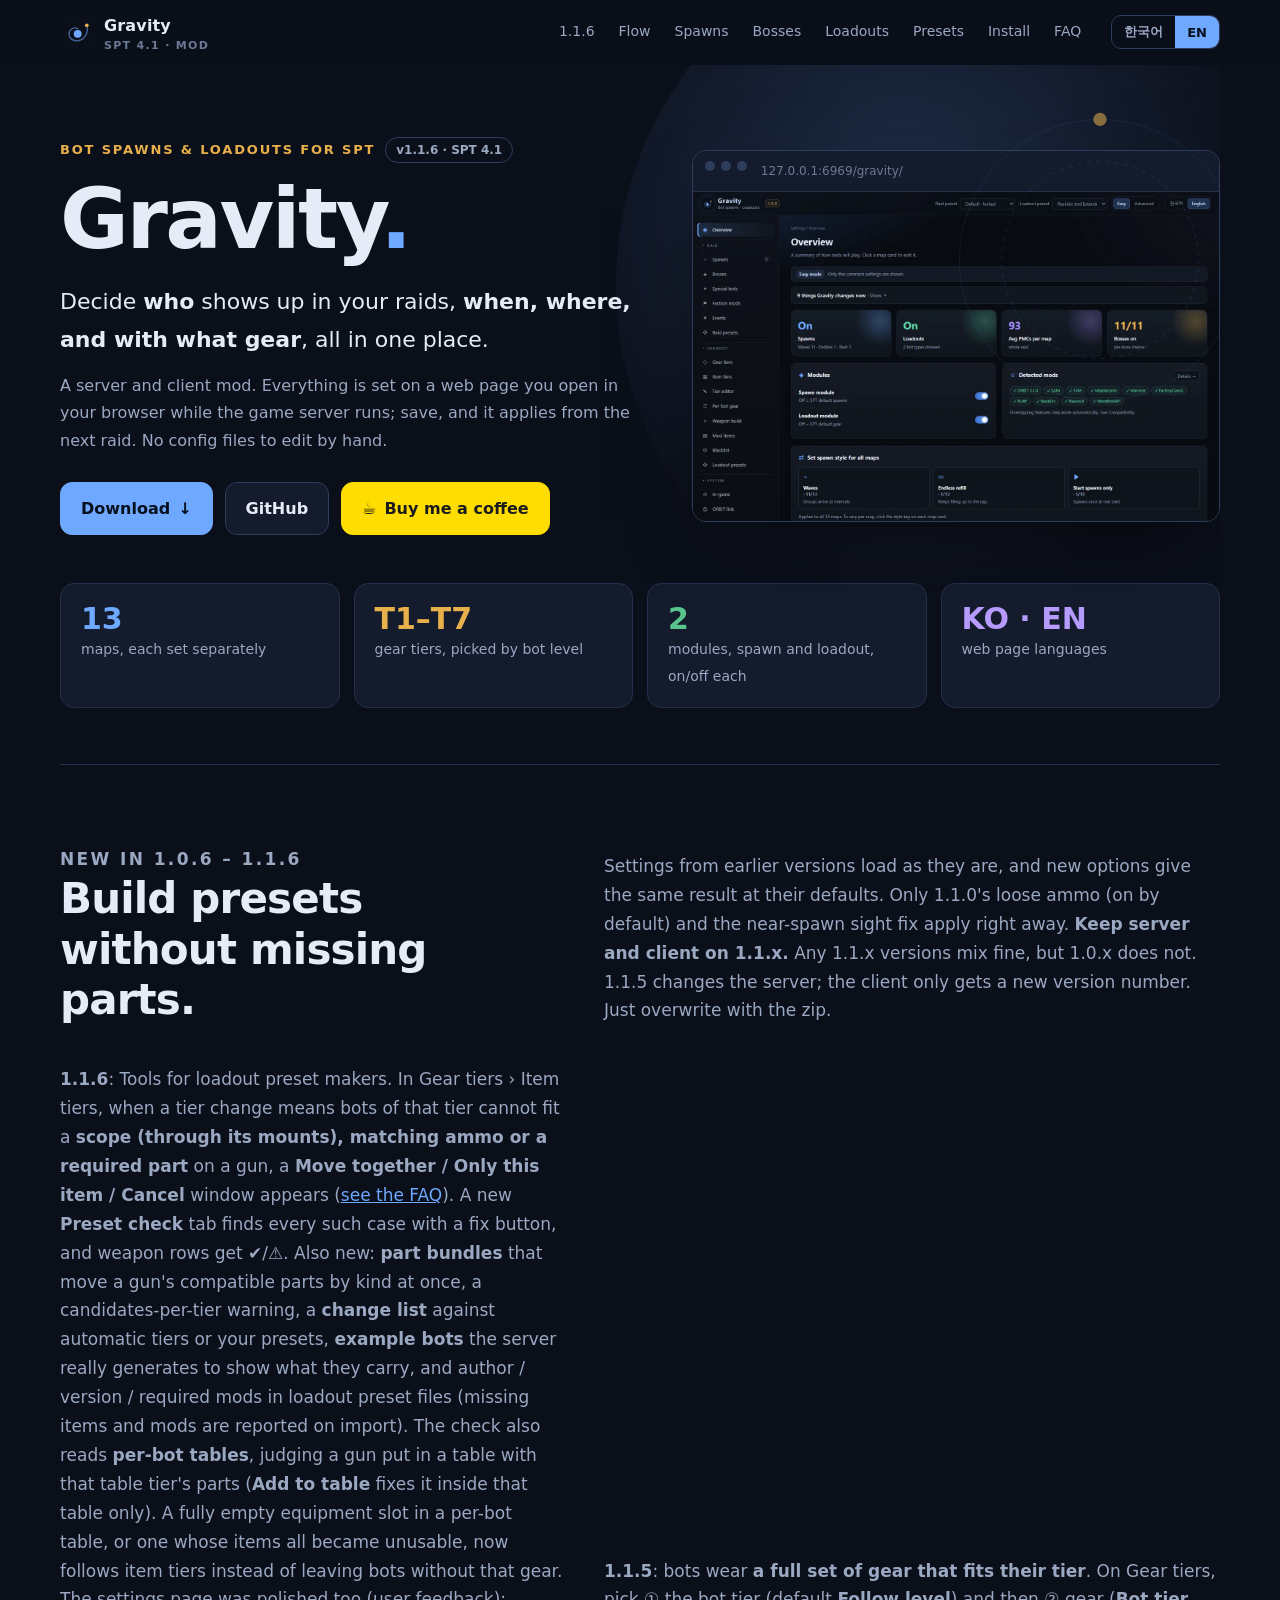
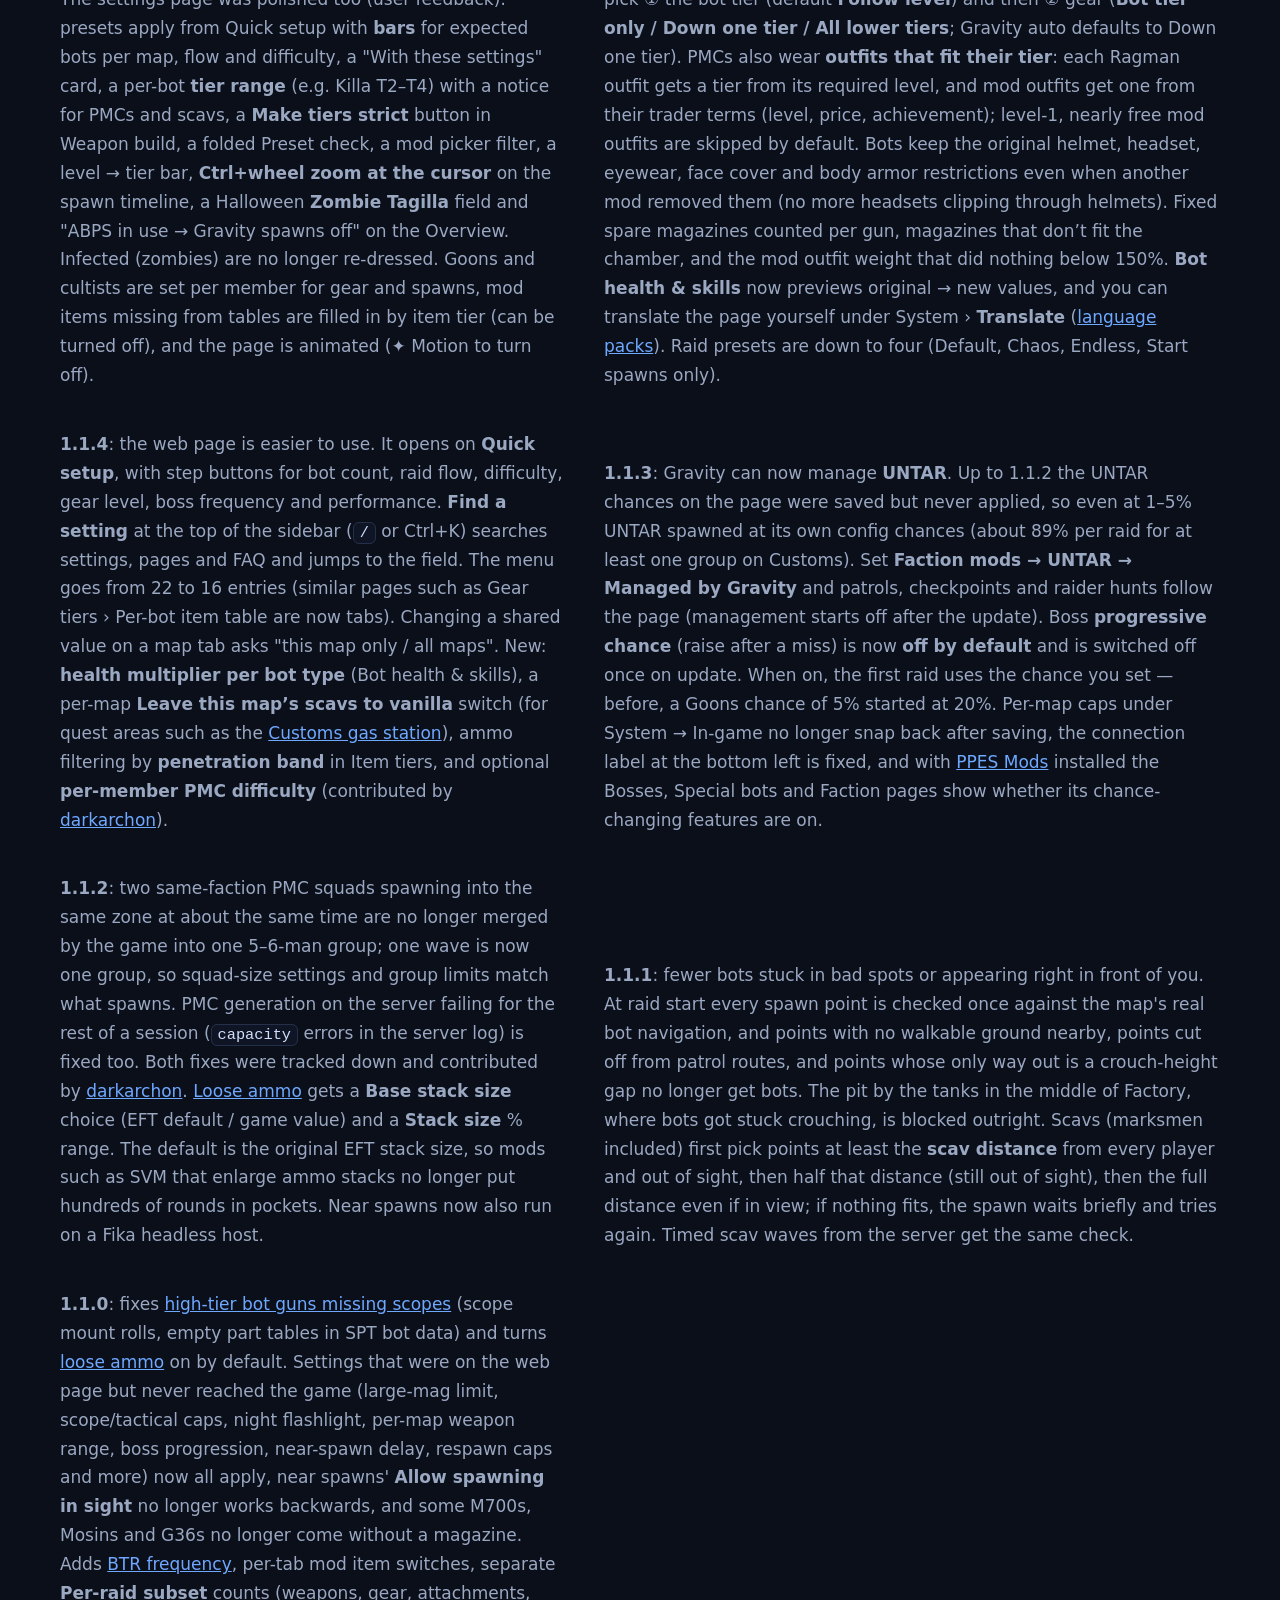
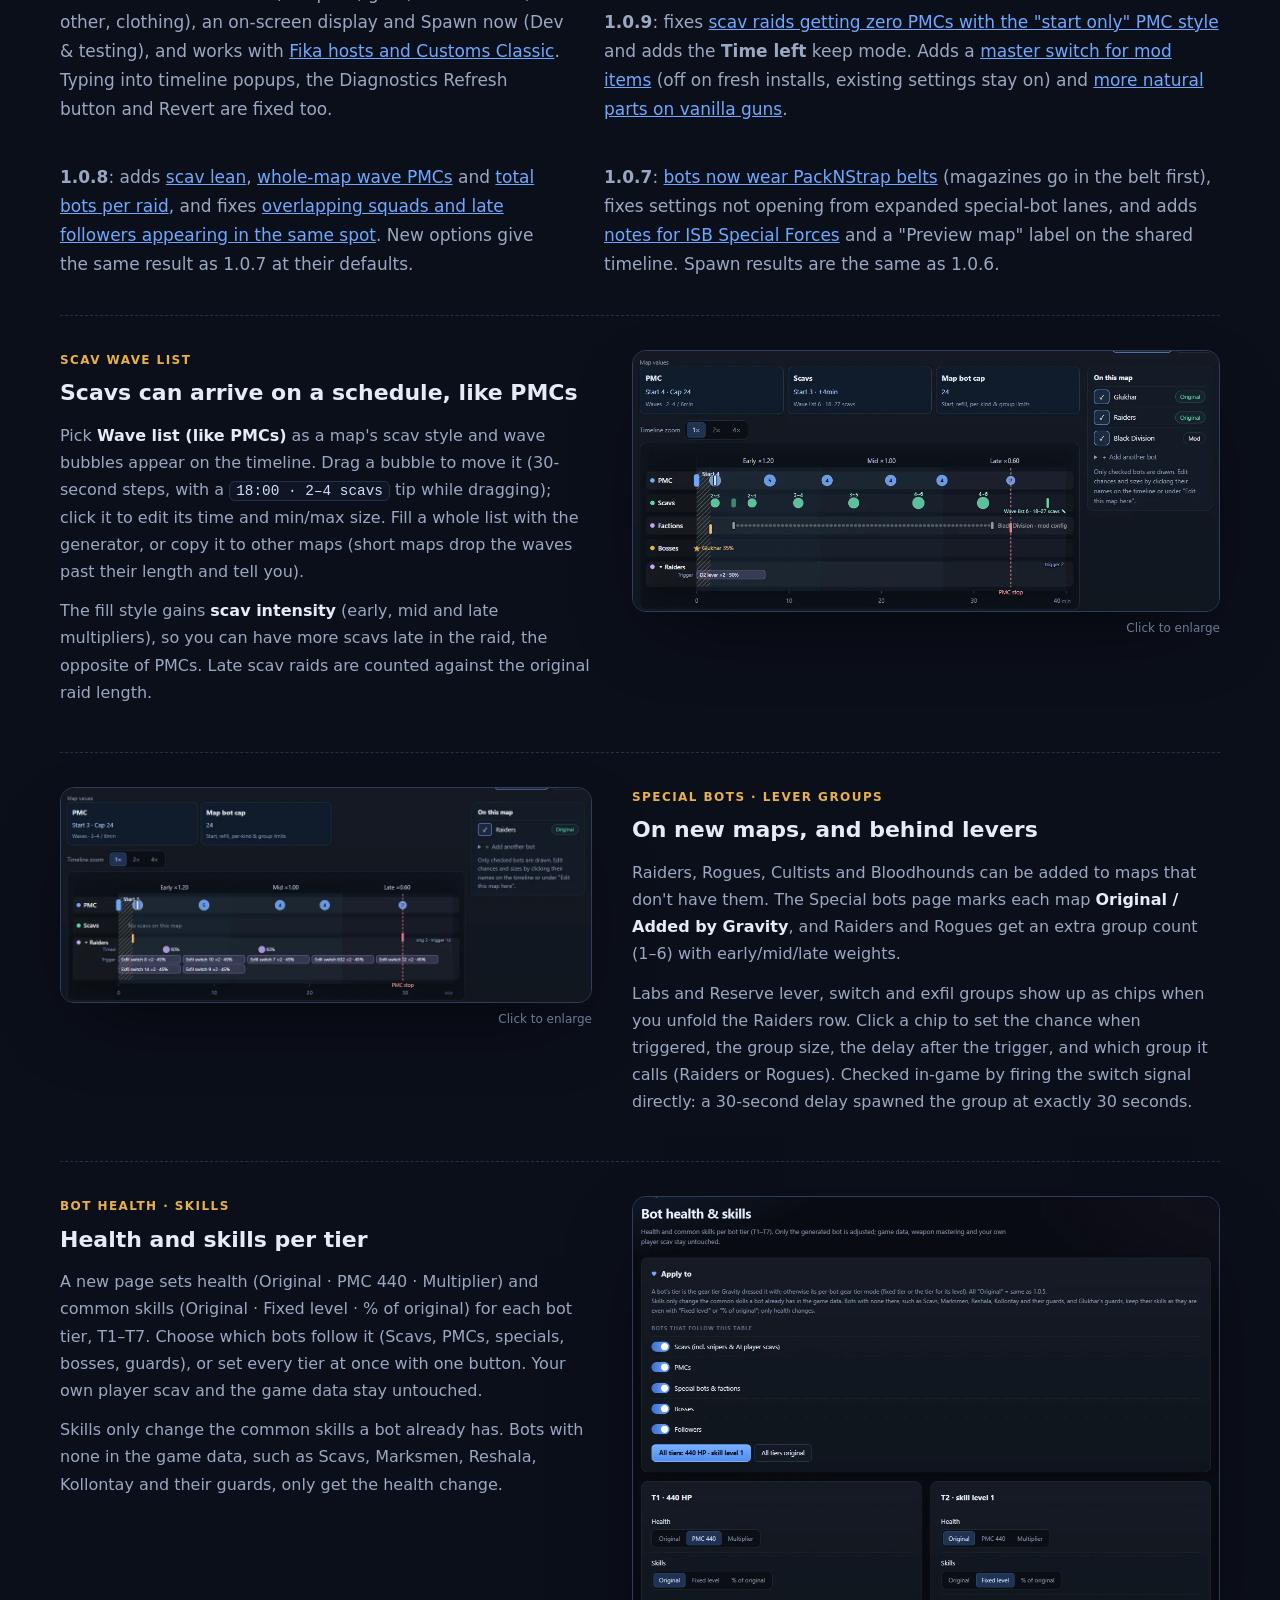
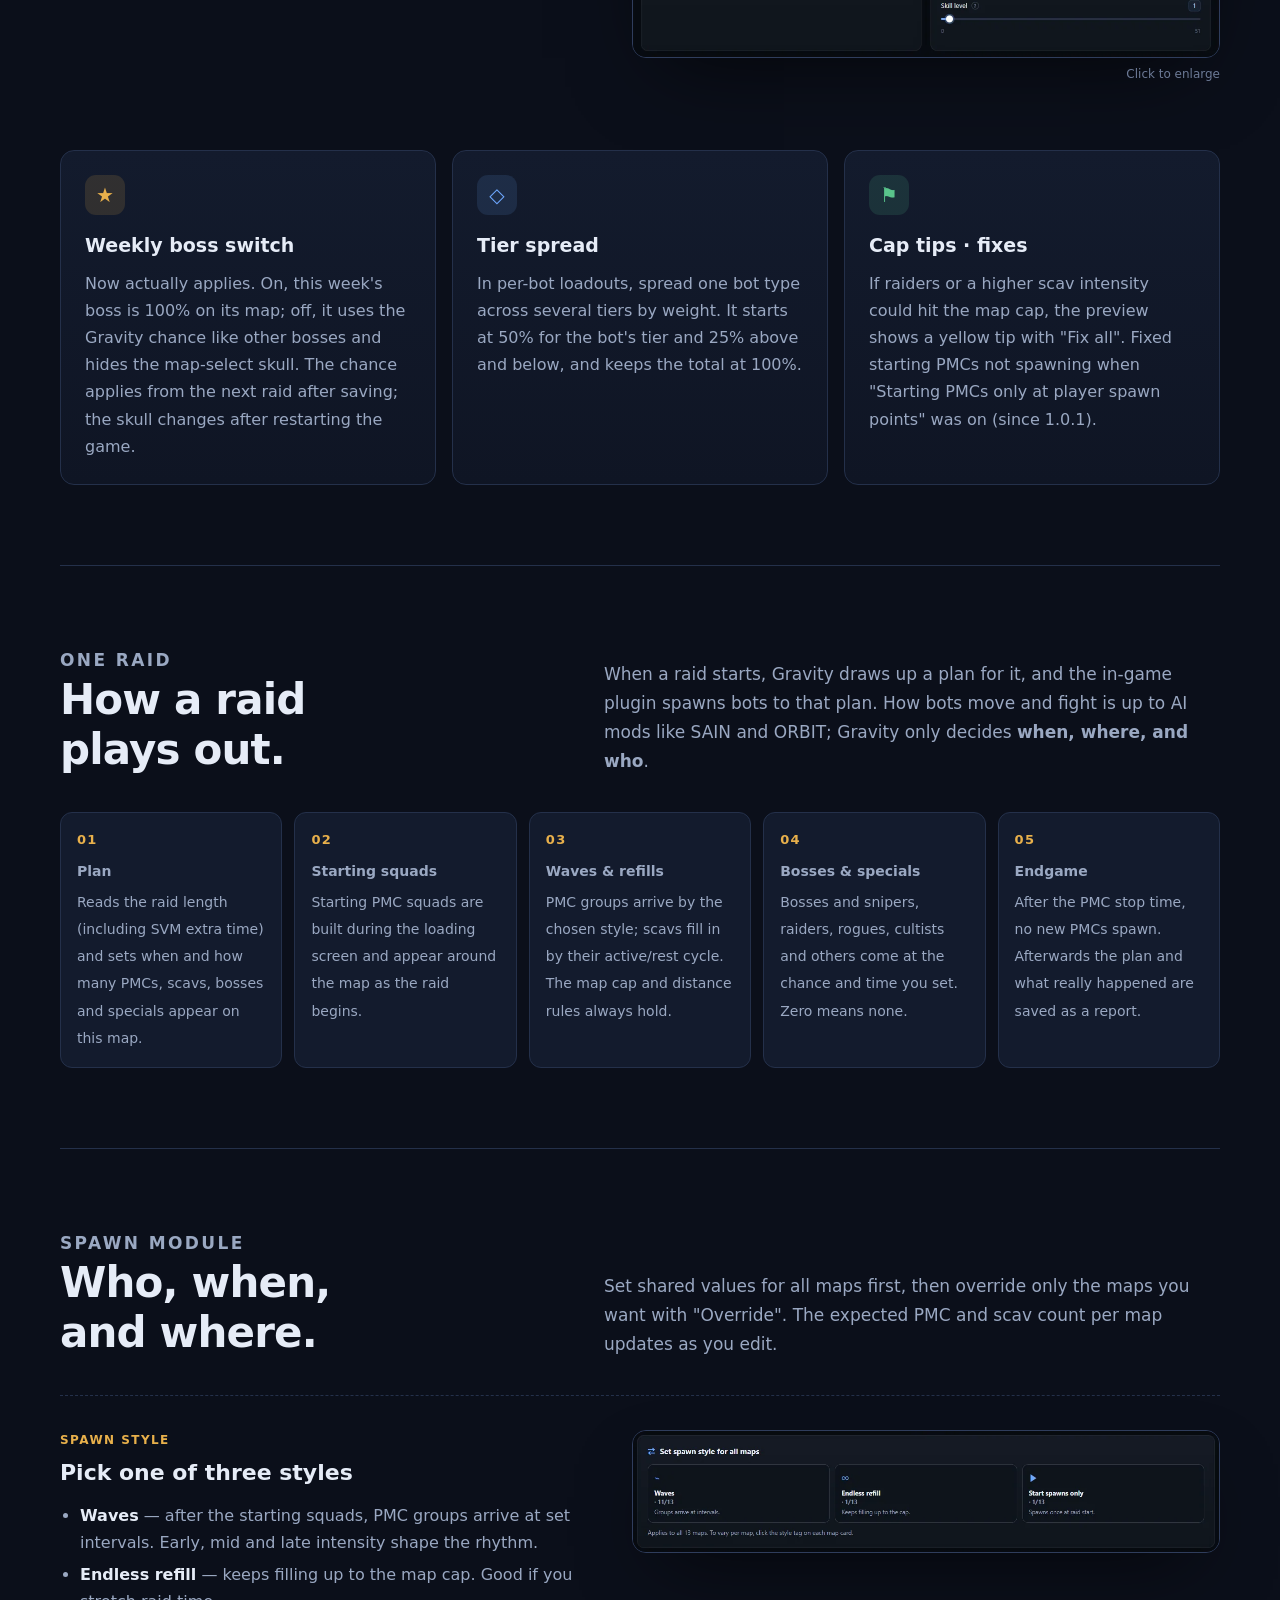
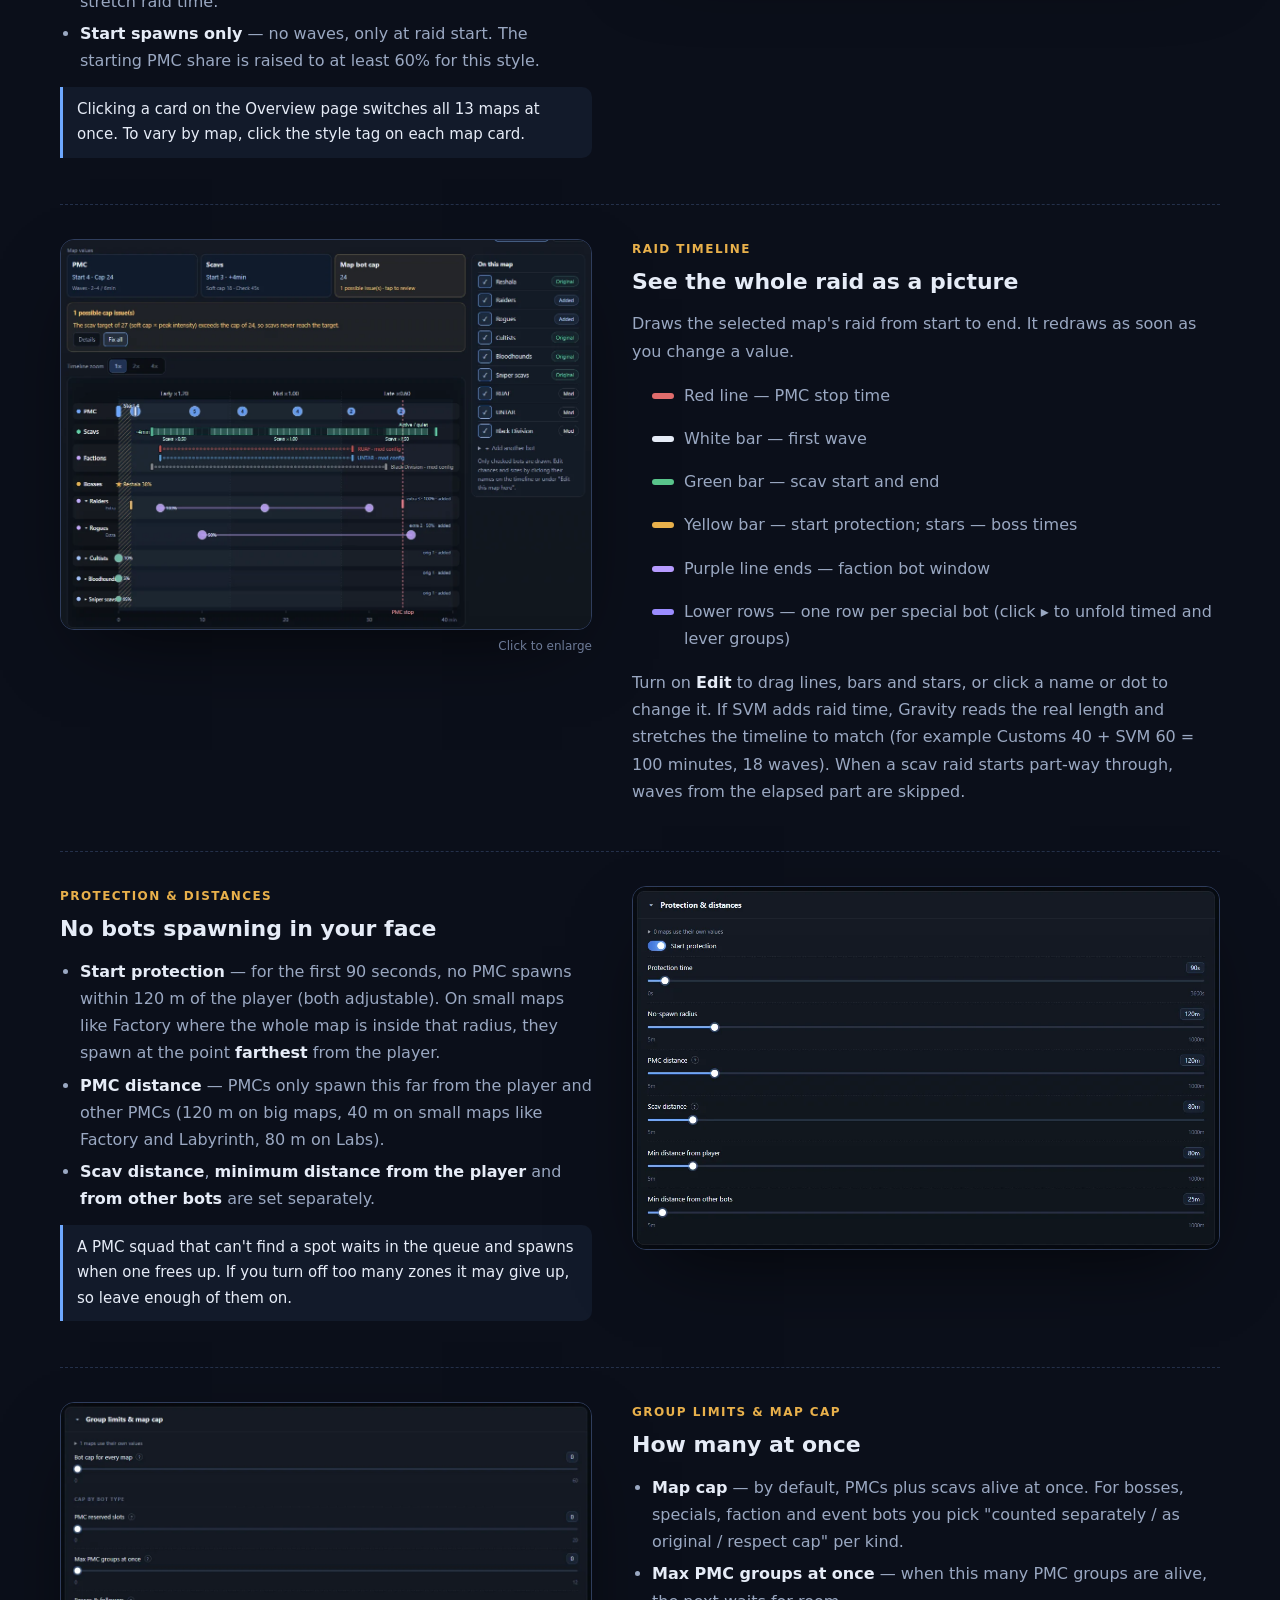
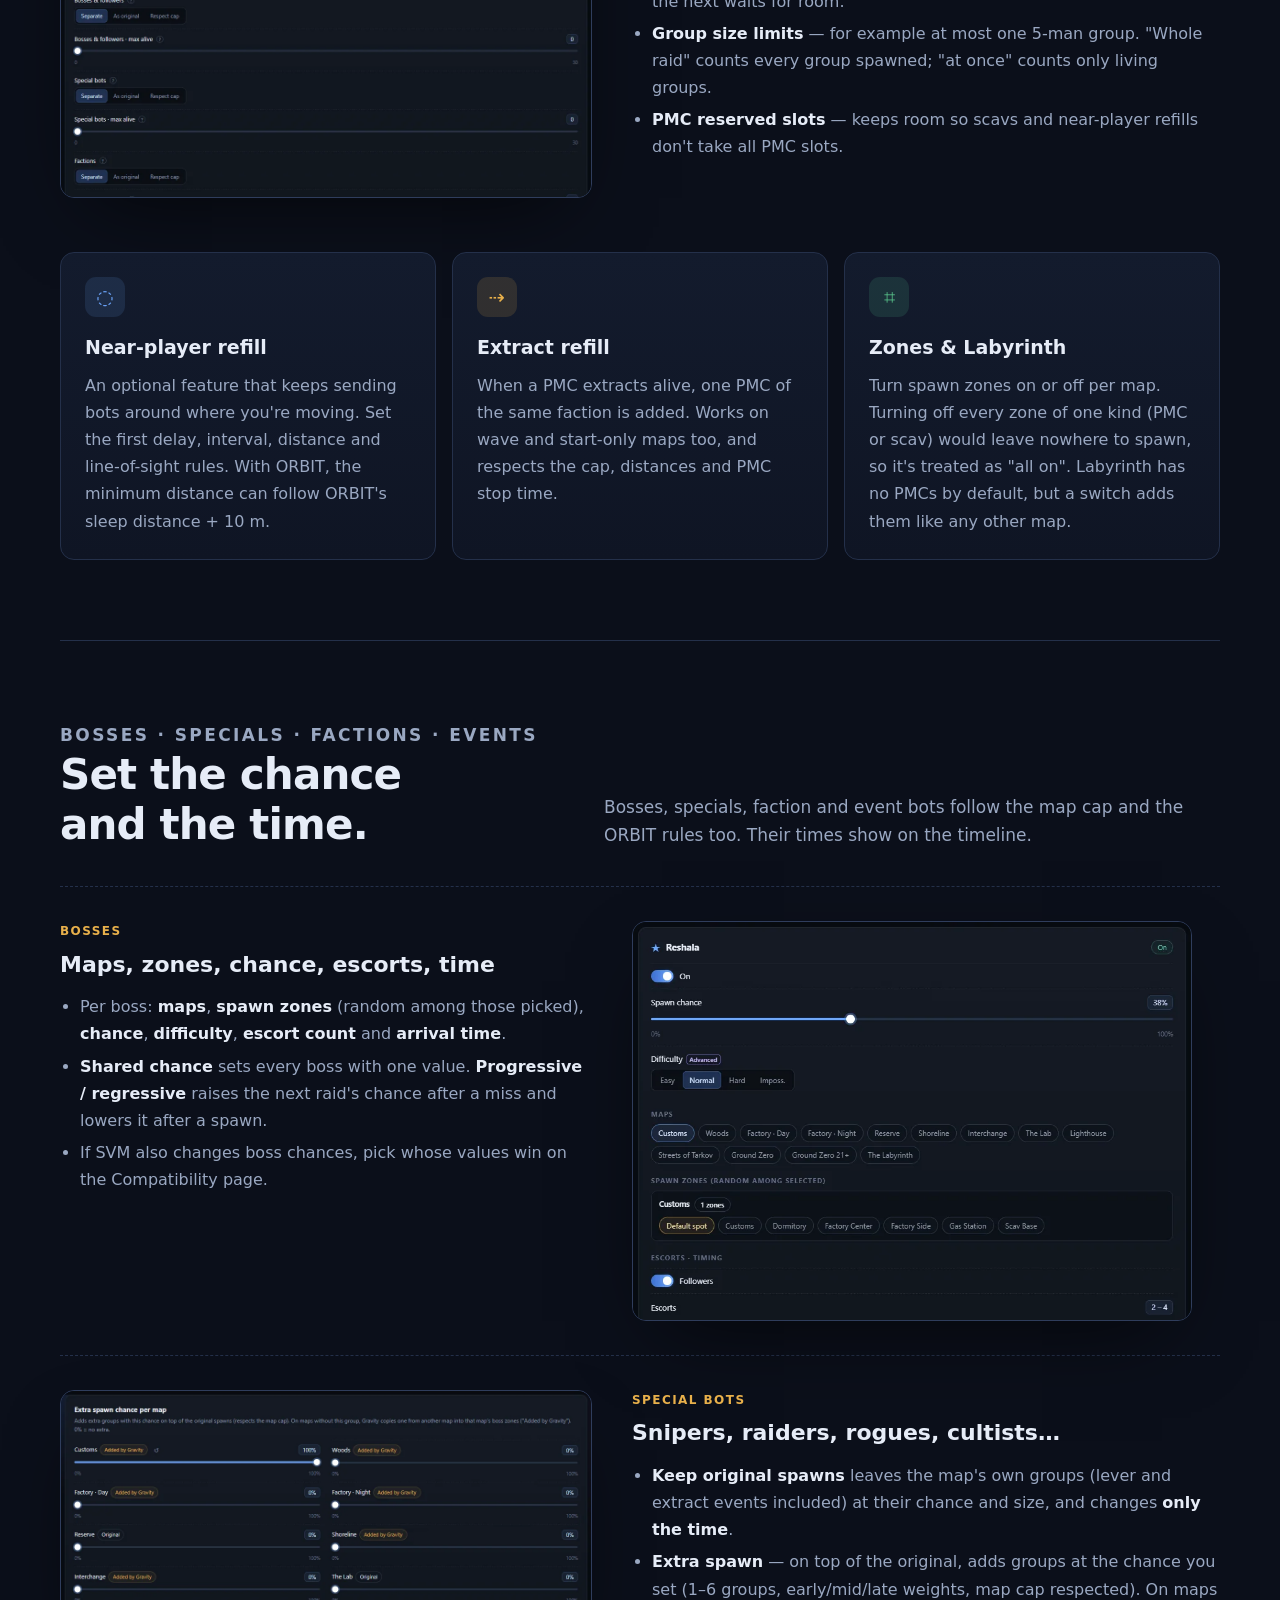
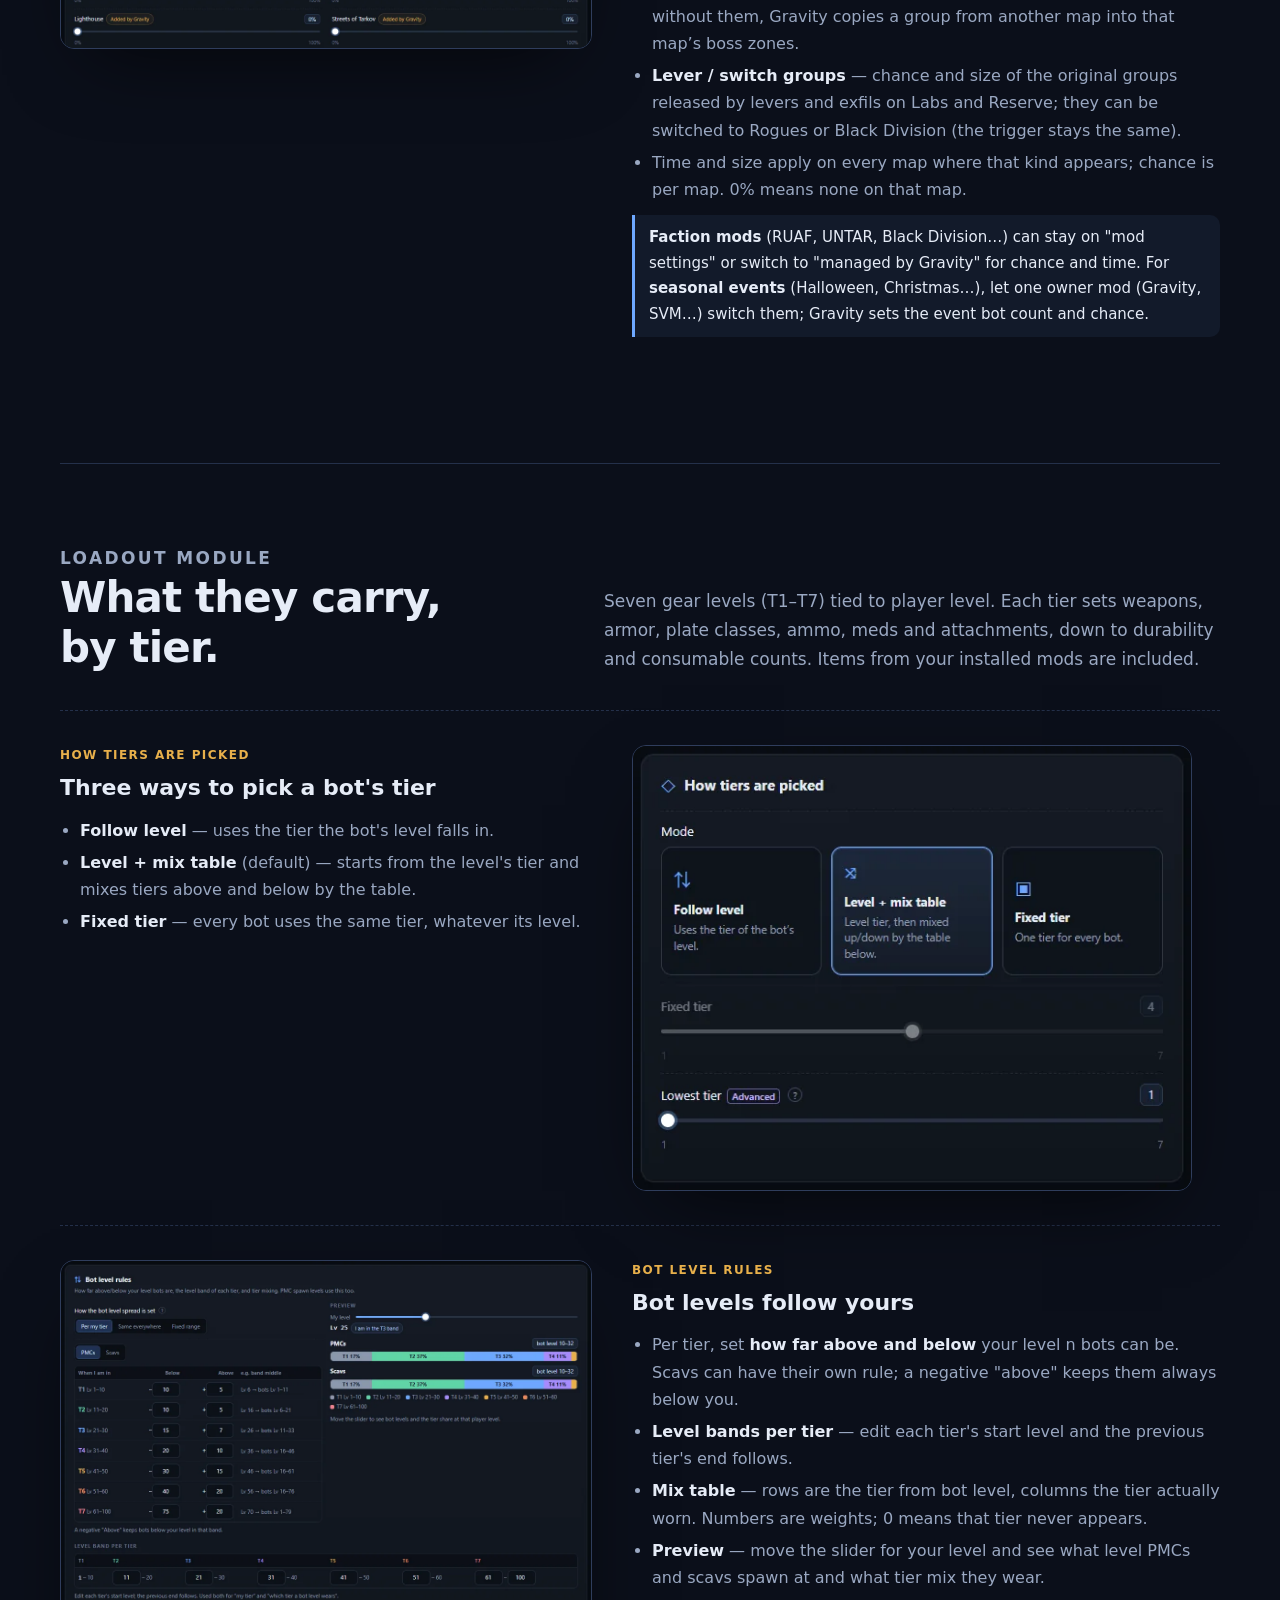
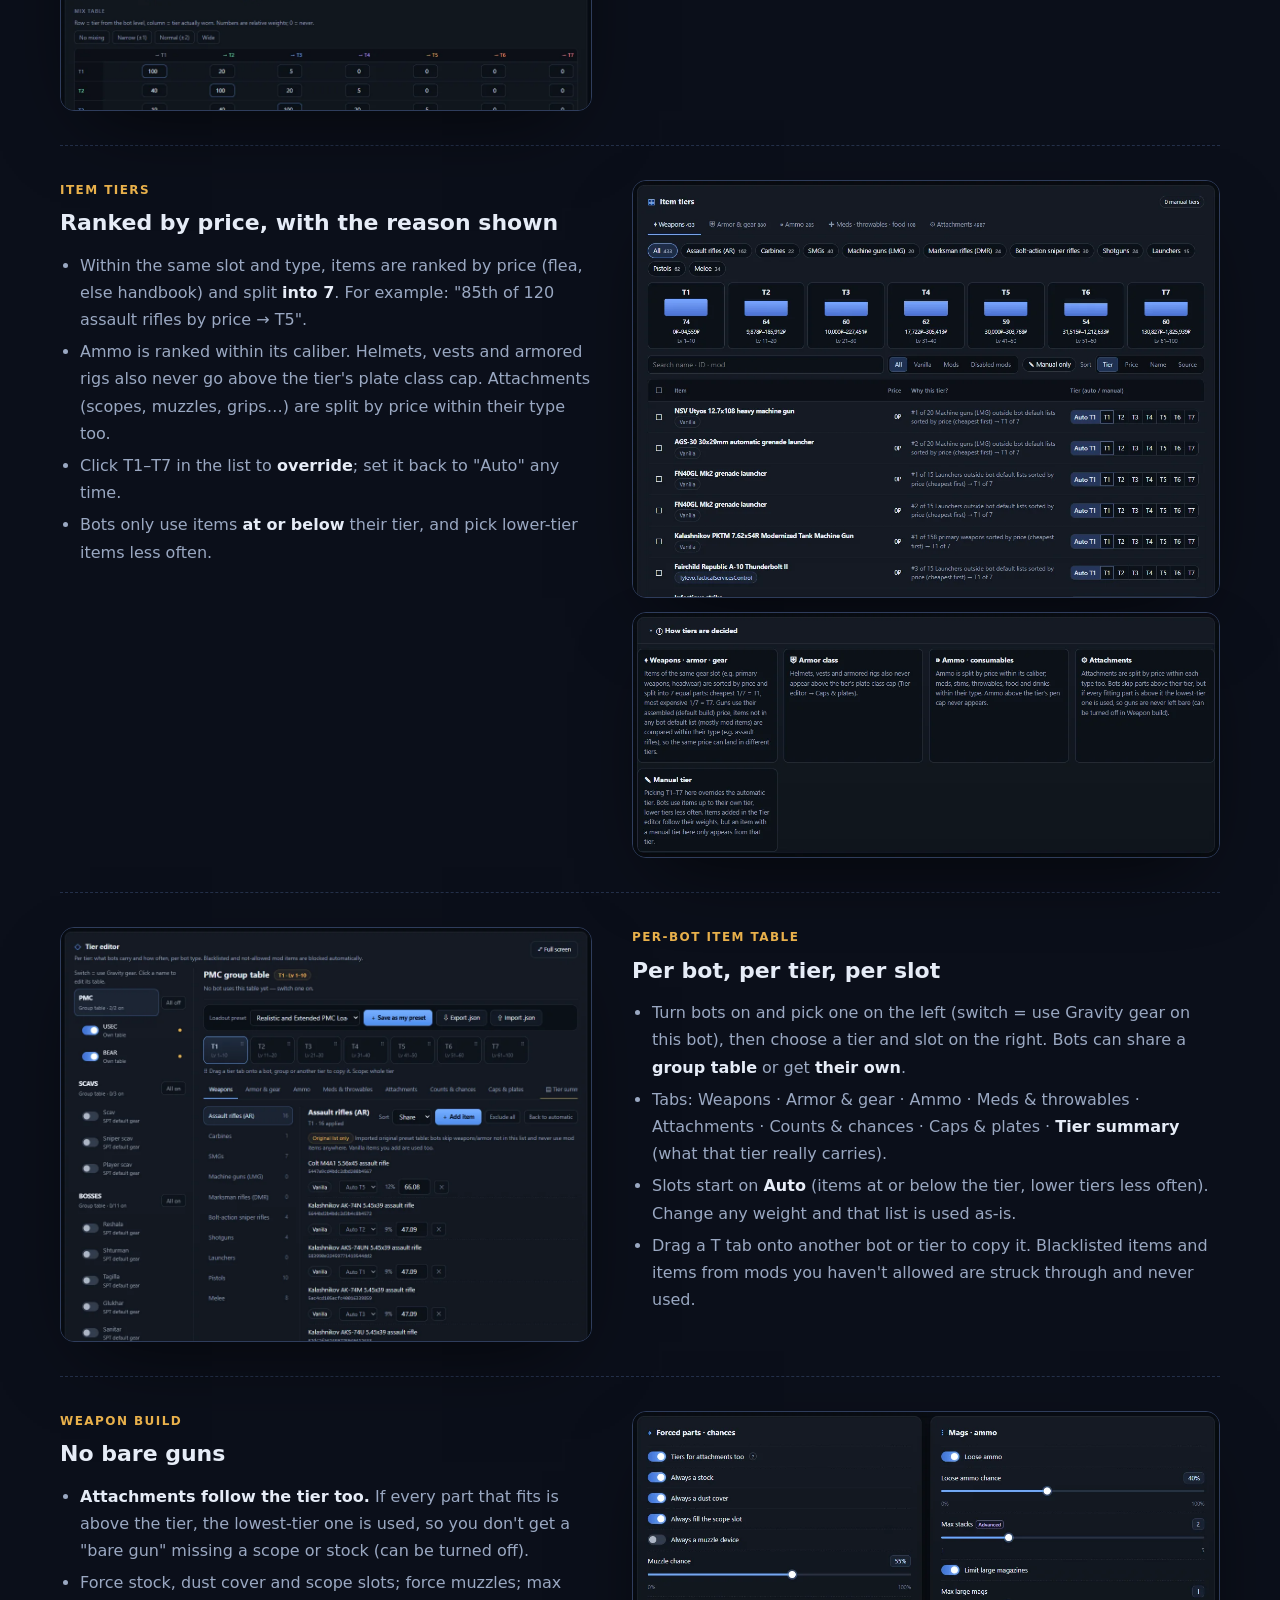
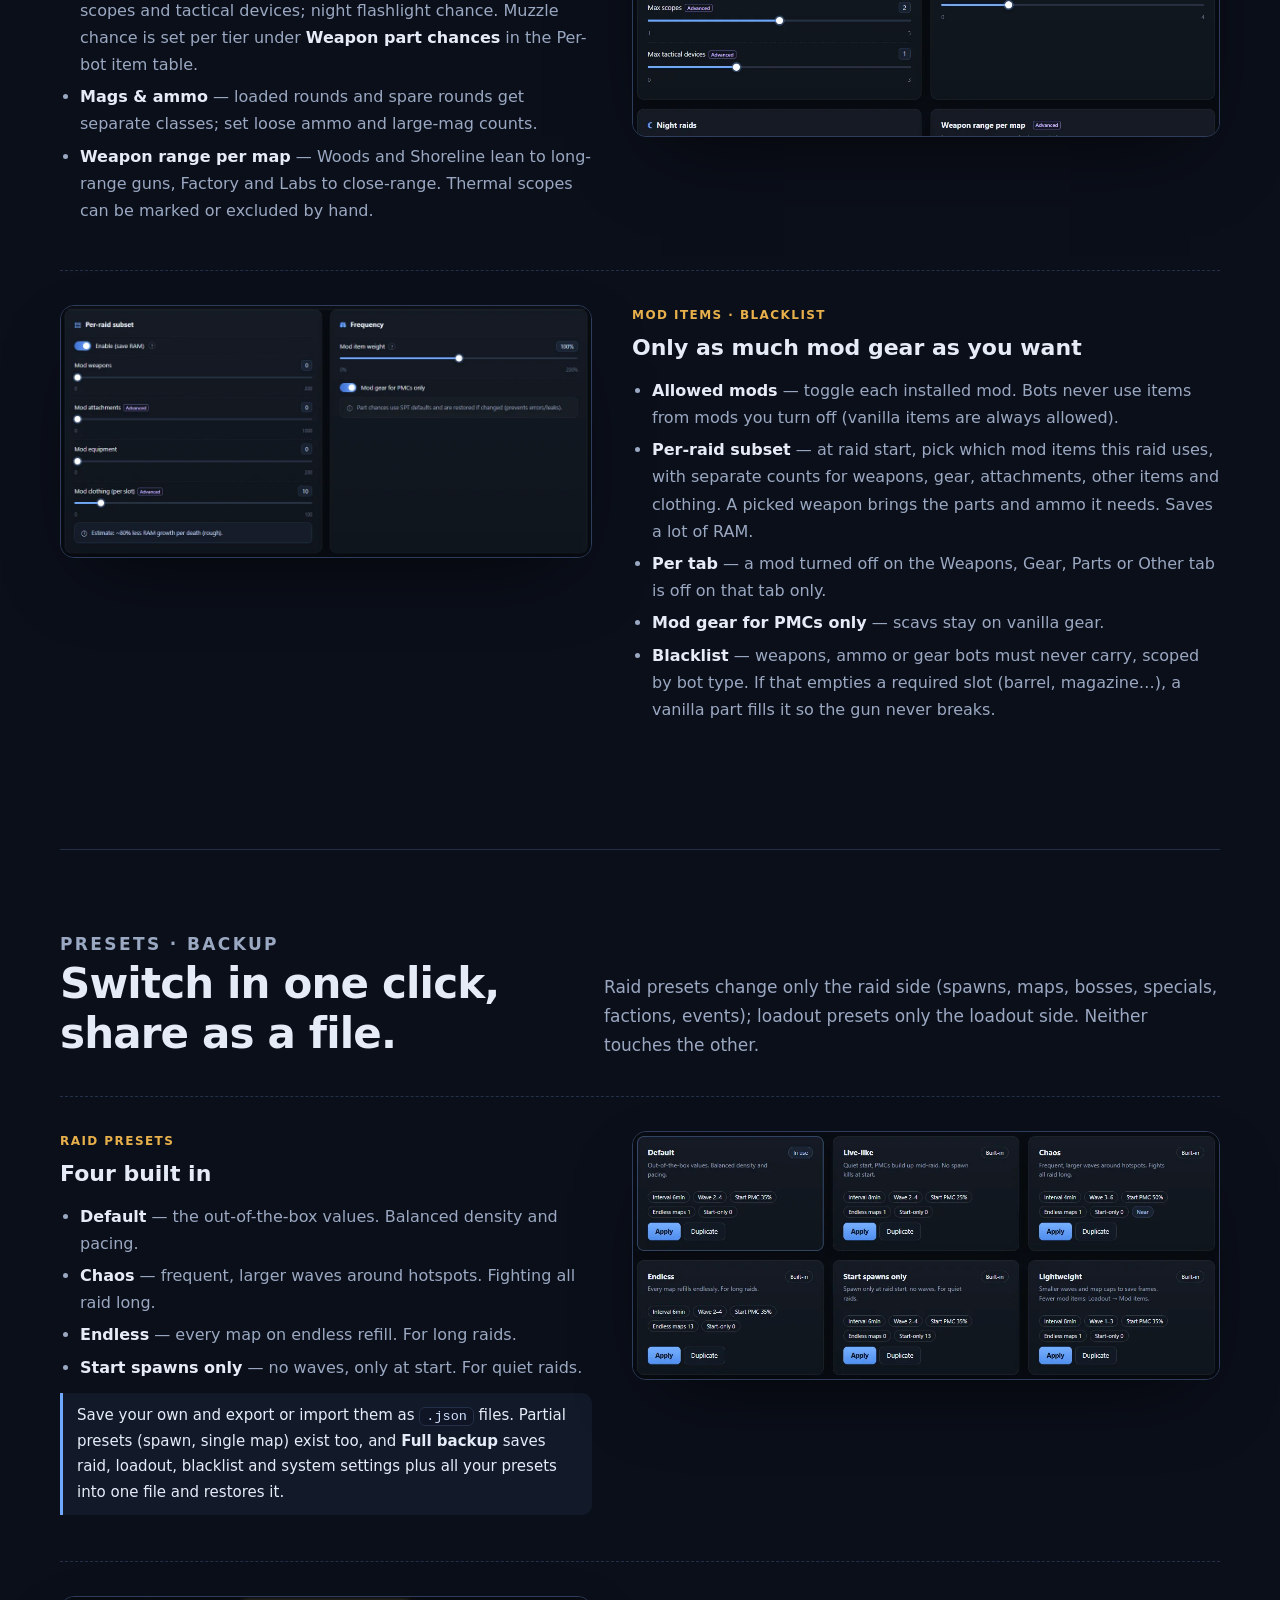
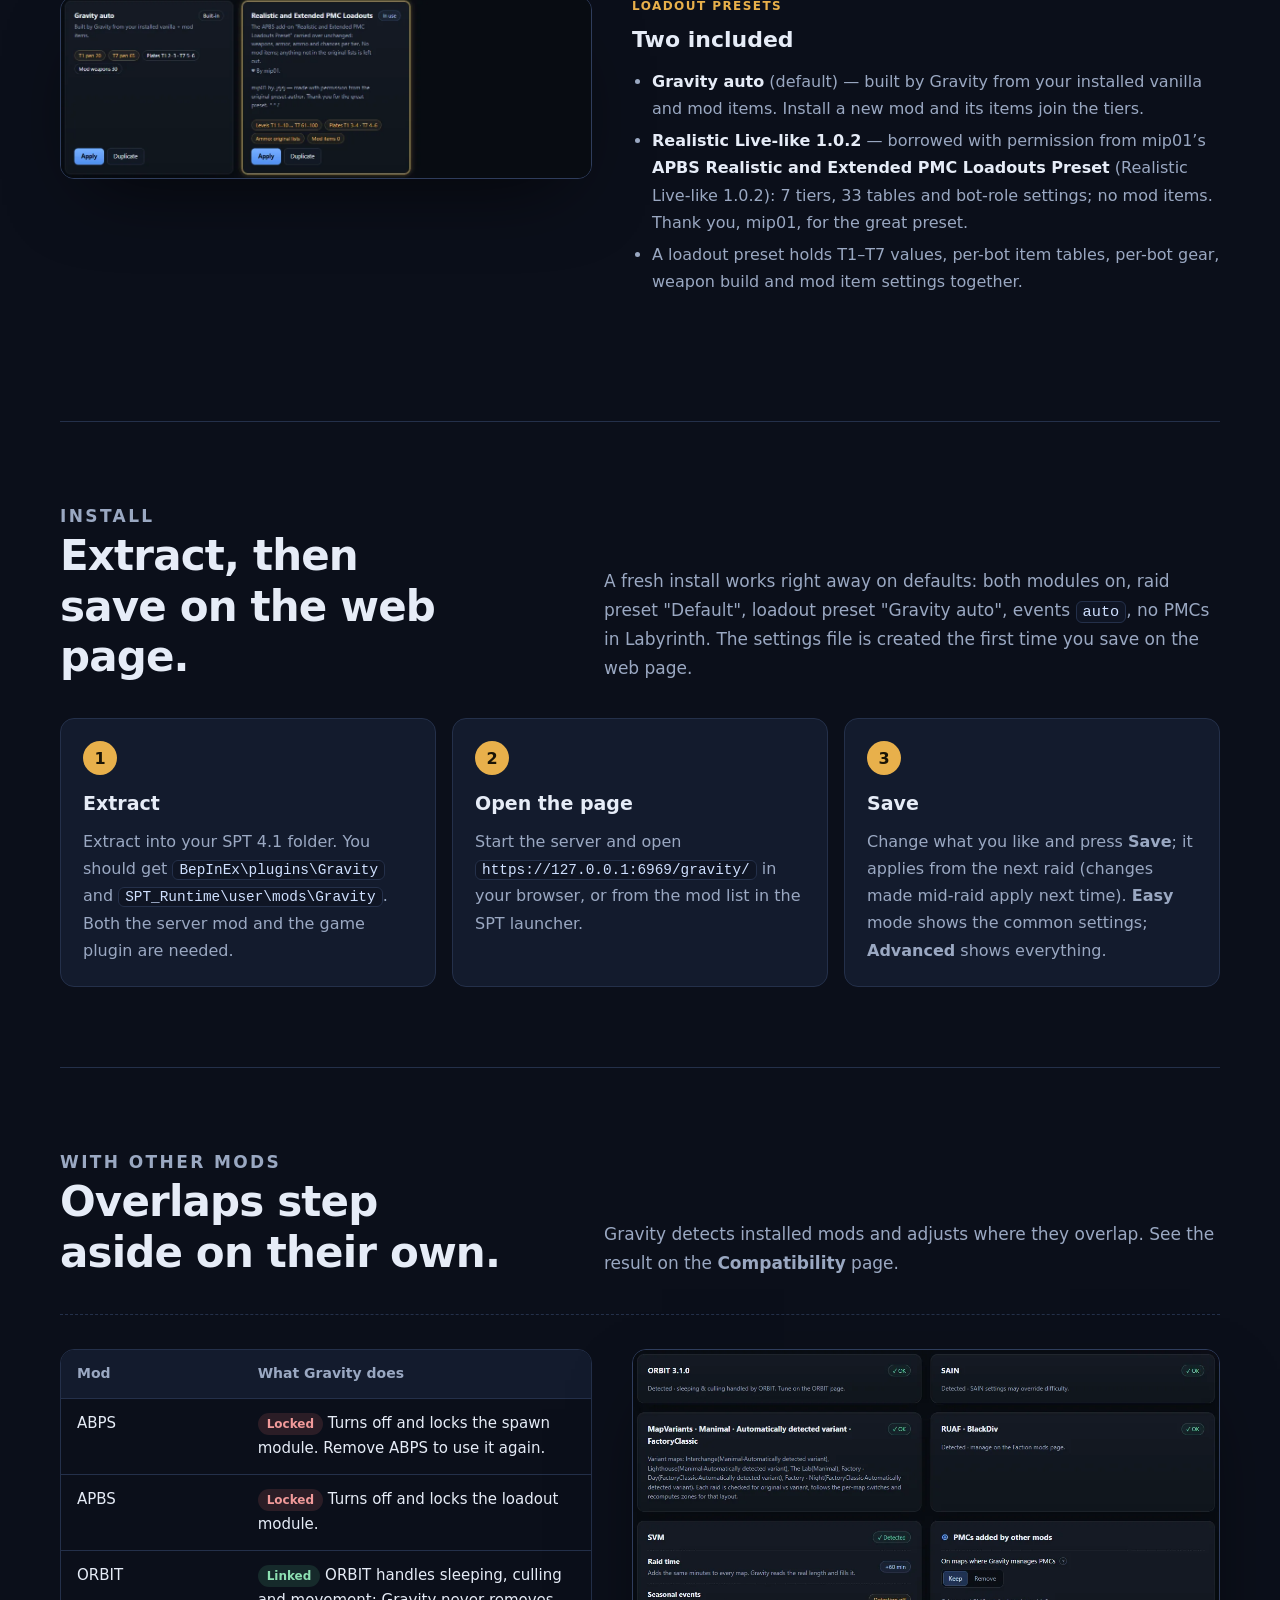
<file: site/index.html>
<!doctype html>
<html lang="ko" data-lang="ko">
<head>
  <meta charset="utf-8">
  <meta name="viewport" content="width=device-width, initial-scale=1">
  <meta name="color-scheme" content="dark">
  <meta name="theme-color" content="#0b0f1a">
  <title>Gravity — SPT 봇 스폰·장비 관리</title>
  <meta name="description" content="SPT 4.1 레이드에 누가, 언제, 어디서, 무엇을 들고 나오는지 웹 화면 한 곳에서 정합니다. 스폰 모듈과 장비 모듈, 설치 방법과 주의할 점을 확인합니다.">
  <link rel="canonical" href="https://danyhappy564-cmyk.github.io/Gravity/">
  <link rel="icon" href="img/logo.svg" type="image/svg+xml">
  <meta property="og:type" content="website">
  <meta property="og:site_name" content="Gravity">
  <meta property="og:title" content="Gravity — SPT 봇 스폰·장비 관리">
  <meta property="og:description" content="SPT 4.1 레이드에 누가, 언제, 어디서, 무엇을 들고 나오는지 웹 화면 한 곳에서 정합니다. 스폰 모듈과 장비 모듈, 설치 방법과 주의할 점을 확인합니다.">
  <meta property="og:url" content="https://danyhappy564-cmyk.github.io/Gravity/">
  <meta property="og:image" content="https://danyhappy564-cmyk.github.io/Gravity/img/og.jpg">
  <meta property="og:image:width" content="1200">
  <meta property="og:image:height" content="630">
  <meta name="twitter:card" content="summary_large_image">
  <meta name="twitter:title" content="Gravity — SPT 봇 스폰·장비 관리">
  <meta name="twitter:description" content="SPT 4.1 레이드에 누가, 언제, 어디서, 무엇을 들고 나오는지 웹 화면 한 곳에서 정합니다.">
  <meta name="twitter:image" content="https://danyhappy564-cmyk.github.io/Gravity/img/og.jpg">
  <script>document.documentElement.classList.add("js")</script>
  <script src="app.js"></script>
  <link rel="stylesheet" href="style.css">
</head>
<body>
<a class="skip-link" href="#main"><span class="ko">본문으로 이동합니다</span><span class="en" lang="en">Skip to content</span></a>

<header class="site-header">
  <div class="wrap header-inner">
    <a class="brand" href="#top" aria-label="Gravity">
      <img src="img/logo.svg" alt="" width="34" height="34">
      <span>Gravity<small>SPT 4.1 · MOD</small></span>
    </a>
    <nav class="main-nav" aria-label="주요 메뉴" data-label-ko="주요 메뉴" data-label-en="Main navigation">
      <a href="#new"><span class="ko">1.1.6</span><span class="en" lang="en">1.1.6</span></a>
      <a href="#flow"><span class="ko">흐름</span><span class="en" lang="en">Flow</span></a>
      <a href="#spawn"><span class="ko">스폰</span><span class="en" lang="en">Spawns</span></a>
      <a href="#bosses"><span class="ko">보스·특수 봇</span><span class="en" lang="en">Bosses</span></a>
      <a href="#gear"><span class="ko">장비</span><span class="en" lang="en">Loadouts</span></a>
      <a href="#presets"><span class="ko">프리셋</span><span class="en" lang="en">Presets</span></a>
      <a href="#install"><span class="ko">설치</span><span class="en" lang="en">Install</span></a>
      <a href="#faq"><span class="ko">질문</span><span class="en" lang="en">FAQ</span></a>
    </nav>
    <div class="language-switch" role="group" aria-label="페이지 언어" data-label-ko="페이지 언어" data-label-en="Page language">
      <button type="button" data-language="ko" lang="ko" aria-pressed="true">한국어</button>
      <button type="button" data-language="en" lang="en" aria-pressed="false">EN</button>
    </div>
  </div>
</header>

<main id="main">
  <!-- 대문 -->
  <section class="hero wrap" id="top" aria-labelledby="hero-title">
    <div class="hero-grid">
      <div>
        <p class="eyebrow"><span class="ko">SPT 봇 스폰·장비 관리</span><span class="en" lang="en">Bot spawns &amp; loadouts for SPT</span><span class="version">v1.1.6 · SPT 4.1</span></p>
        <h1 id="hero-title">Gravity<span>.</span></h1>
        <p class="hero-lead"><span class="ko">레이드에 <b>누가, 언제, 어디서, 무엇을 들고</b> 나오는지 한 곳에서 정합니다.</span><span class="en" lang="en">Decide <b>who</b> shows up in your raids, <b>when, where, and with what gear</b>, all in one place.</span></p>
        <p class="hero-context"><span class="ko">서버와 클라이언트로 이루어진 모드입니다. 게임 서버가 켜져 있을 때 브라우저로 여는 웹 화면에서 모든 설정을 하고, 저장하면 다음 레이드부터 적용됩니다. 설정 파일을 직접 열어 고칠 필요가 없습니다.</span><span class="en" lang="en">A server and client mod. Everything is set on a web page you open in your browser while the game server runs; save, and it applies from the next raid. No config files to edit by hand.</span></p>
        <div class="actions">
          <a class="btn primary" href="https://github.com/danyhappy564-cmyk/Gravity/releases"><span class="ko">내려받기</span><span class="en" lang="en">Download</span> <span aria-hidden="true">↓</span></a>
          <a class="btn" href="https://github.com/danyhappy564-cmyk/Gravity">GitHub</a>
          <a class="btn coffee" href="https://buymeacoffee.com/real_feels">☕ <span class="ko">후원하기</span><span class="en" lang="en">Buy me a coffee</span></a>
        </div>
      </div>
      <div class="hero-visual">
        <svg class="orbit-art" viewBox="0 0 320 320" aria-hidden="true">
          <circle cx="160" cy="160" r="150" fill="none" stroke="#6ea8ff" stroke-opacity=".18"/>
          <circle cx="160" cy="160" r="105" fill="none" stroke="#6ea8ff" stroke-opacity=".28" stroke-dasharray="4 6"/>
          <g class="moon"><circle cx="160" cy="10" r="7" fill="#e8b04b"/></g>
        </svg>
        <a class="zoom" href="img/dashboard-ko.webp" data-href-ko="img/dashboard-ko.webp" data-href-en="img/dashboard-en.webp" target="_blank" rel="noopener">
          <figure class="shot-frame">
            <div class="bar"><i></i><i></i><i></i><em>127.0.0.1:6969/gravity/</em></div>
            <img src="img/dashboard-ko.webp" data-src-ko="img/dashboard-ko.webp" data-src-en="img/dashboard-en.webp" width="1440" height="900"
                 alt="Gravity 웹 화면 — 한눈에 페이지" data-alt-ko="Gravity 웹 화면 — 한눈에 페이지" data-alt-en="Gravity web page — Overview">
          </figure>
        </a>
      </div>
    </div>
    <div class="stats">
      <div class="stat"><b>13</b><span class="ko">맵 — 맵마다 따로 설정</span><span class="en" lang="en">maps, each set separately</span></div>
      <div class="stat"><b>T1–T7</b><span class="ko">봇 레벨로 정하는 장비 티어</span><span class="en" lang="en">gear tiers, picked by bot level</span></div>
      <div class="stat"><b>2</b><span class="ko">모듈 — 스폰·장비, 따로 켜고 끔</span><span class="en" lang="en">modules, spawn and loadout, on/off each</span></div>
      <div class="stat"><b>KO · EN</b><span class="ko">웹 화면 언어</span><span class="en" lang="en">web page languages</span></div>
    </div>
  </section>

  <!-- 1.0.6 새 기능 -->
  <section class="section wrap" id="new" aria-labelledby="new-title">
    <div class="section-heading">
      <div><p class="kicker"><span class="ko">1.0.6 ~ 1.1.6에서 달라진 점</span><span class="en" lang="en">New in 1.0.6 – 1.1.6</span></p>
        <h2 id="new-title"><span class="ko">프리셋을 만들 때<br>빠진 부품까지.</span><span class="en" lang="en">Build presets<br>without missing parts.</span></h2></div>
      <p><span class="ko">이전 판 설정 파일은 그대로 읽히고, 새 칸은 기본값이면 이전 판과 같은 결과입니다. 1.1.0의 낱개 탄약(기본 켜짐)과 근처 보충 시야 수정만 바로 적용됩니다. <b>서버와 클라이언트는 1.1.x끼리</b> 맞추십시오. 1.1.x끼리는 섞어 써도 되지만, 1.0.x와는 맞지 않습니다. 1.1.5는 서버가 바뀌었고 클라이언트는 버전 표기만 바뀌었습니다. zip째 덮어쓰면 됩니다.</span><span class="en" lang="en">Settings from earlier versions load as they are, and new options give the same result at their defaults. Only 1.1.0's loose ammo (on by default) and the near-spawn sight fix apply right away. <b>Keep server and client on 1.1.x.</b> Any 1.1.x versions mix fine, but 1.0.x does not. 1.1.5 changes the server; the client only gets a new version number. Just overwrite with the zip.</span></p>
      <p><span class="ko"><b>1.1.6</b>: 장비 프리셋을 만드는 사람을 위한 도구입니다. 장비 티어 › 아이템 티어에서 티어를 바꿀 때 그 티어 봇이 총에 <b>조준경(마운트 경로)·맞는 탄약·필수 부품</b>을 달 수 없게 되면 <b>같이 옮기기 / 이 아이템만 / 취소</b> 창이 뜹니다(<a href="#faq-needs">질문 보기</a>). 장비 티어 › <b>프리셋 점검</b> 탭이 설정 전체에서 그런 경우를 찾아 고치기 버튼과 함께 보여 주고, 무기 줄에는 ✔/⚠가 붙습니다. 총에 맞는 부품을 종류별로 한 번에 옮기는 <b>부품 묶음</b>, 티어별 후보 수 경고, 자동 티어·내 프리셋과의 <b>변경 내역</b>, 서버가 실제로 봇을 뽑아 무엇을 들고 나오는지 보여 주는 <b>예시 봇</b>, 장비 프리셋 파일의 만든 사람·버전·필요한 모드(가져올 때 빠진 아이템·모드 알림)도 더했습니다. 프리셋 점검은 <b>봇별 아이템 표</b>도 읽어, 표에 넣은 총을 그 표 티어의 부품으로 판정합니다(<b>봇별 표에 넣기</b>로 그 표 안에서만 고치기). 봇별 표에서 통째로 빈 장비 칸이나 넣은 아이템을 모두 못 쓰게 된 칸은 비우지 않고 아이템 티어표를 따릅니다. 설정 화면도 손봤습니다(사용자 피드백): 빠른 설정에서 프리셋을 바로 적용하고 맵별 예상 봇 수·흐름·난이도를 <b>막대</b>로, "지금 설정이면" 카드, 봇별 장비의 <b>티어 범위</b>(예: 킬라 T2~T4)와 PMC·스캐브 알림, 무기 구성 <b>티어 엄격하게</b> 버튼, 접히는 프리셋 점검·모드 골라 필터·레벨→티어 막대, 스폰 타임라인 <b>Ctrl+휠로 커서 위치 확대</b>, 할로윈 <b>좀비 타길라</b> 칸, 한눈에 "ABPS 사용 중 → Gravity 스폰 꺼짐" 표시. 감염자(좀비) 장비는 바꾸지 않습니다. 군즈·컬티스트는 장비·스폰에서 구성원마다 따로 정하고, 표에 없는 모드 아이템은 아이템 티어대로 끼워 넣으며(끌 수 있음), 화면에 애니메이션(✦ 모션으로 끄기)을 넣었습니다.</span><span class="en" lang="en"><b>1.1.6</b>: Tools for loadout preset makers. In Gear tiers › Item tiers, when a tier change means bots of that tier cannot fit a <b>scope (through its mounts), matching ammo or a required part</b> on a gun, a <b>Move together / Only this item / Cancel</b> window appears (<a href="#faq-needs">see the FAQ</a>). A new <b>Preset check</b> tab finds every such case with a fix button, and weapon rows get ✔/⚠. Also new: <b>part bundles</b> that move a gun's compatible parts by kind at once, a candidates-per-tier warning, a <b>change list</b> against automatic tiers or your presets, <b>example bots</b> the server really generates to show what they carry, and author / version / required mods in loadout preset files (missing items and mods are reported on import). The check also reads <b>per-bot tables</b>, judging a gun put in a table with that table tier's parts (<b>Add to table</b> fixes it inside that table only). A fully empty equipment slot in a per-bot table, or one whose items all became unusable, now follows item tiers instead of leaving bots without that gear. The settings page was polished too (user feedback): presets apply from Quick setup with <b>bars</b> for expected bots per map, flow and difficulty, a "With these settings" card, a per-bot <b>tier range</b> (e.g. Killa T2–T4) with a notice for PMCs and scavs, a <b>Make tiers strict</b> button in Weapon build, a folded Preset check, a mod picker filter, a level → tier bar, <b>Ctrl+wheel zoom at the cursor</b> on the spawn timeline, a Halloween <b>Zombie Tagilla</b> field and "ABPS in use → Gravity spawns off" on the Overview. Infected (zombies) are no longer re-dressed. Goons and cultists are set per member for gear and spawns, mod items missing from tables are filled in by item tier (can be turned off), and the page is animated (✦ Motion to turn off).</span></p>
      <p><span class="ko"><b>1.1.5</b>: 봇이 <b>티어에 맞는 장비 한 벌</b>을 입습니다. 장비 티어 화면에서 ① 봇 티어 정하기(기본 <b>레벨 따라가기</b>)와 ② 장비 고르기(<b>봇 티어 장비만 / 한 티어 아래까지 / 아래 티어 전부</b>, Gravity 자동 기본은 한 티어 아래까지)를 순서대로 고릅니다. PMC는 <b>옷도 티어에 맞게</b> 입습니다: 래그맨 의상의 요구 레벨로 옷마다 티어를 매기고, 모드 옷도 상인 판매 조건(레벨·값·업적)으로 티어를 정합니다(레벨 1·거의 공짜인 모드 옷은 기본으로 안 입음). 다른 모드가 지운 헬멧·헤드셋·안경·얼굴 가리개·방탄복 겹침 제한도 봇은 원래대로 지킵니다(헬멧 위에 헤드셋이 겹쳐 보이던 것). 예비 탄창이 총마다 따로 세여 넘치던 것, 약실에 안 맞는 탄창, 모드 옷 등장 배율이 150% 아래에서 먹지 않던 것을 고쳤습니다. <b>봇 체력 · 스킬</b>에서 원래 → 바뀐 체력·스킬을 미리 보고, 시스템 › <b>번역</b>에서 화면을 직접 번역해 넣을 수 있습니다(<a href="#faq-lang">언어 팩</a>). 레이드 프리셋은 4개(기본·난전·무한 리필·시작 스폰만)로 정리했습니다.</span><span class="en" lang="en"><b>1.1.5</b>: bots wear <b>a full set of gear that fits their tier</b>. On Gear tiers, pick ① the bot tier (default <b>Follow level</b>) and then ② gear (<b>Bot tier only / Down one tier / All lower tiers</b>; Gravity auto defaults to Down one tier). PMCs also wear <b>outfits that fit their tier</b>: each Ragman outfit gets a tier from its required level, and mod outfits get one from their trader terms (level, price, achievement); level-1, nearly free mod outfits are skipped by default. Bots keep the original helmet, headset, eyewear, face cover and body armor restrictions even when another mod removed them (no more headsets clipping through helmets). Fixed spare magazines counted per gun, magazines that don’t fit the chamber, and the mod outfit weight that did nothing below 150%. <b>Bot health &amp; skills</b> now previews original → new values, and you can translate the page yourself under System › <b>Translate</b> (<a href="#faq-lang">language packs</a>). Raid presets are down to four (Default, Chaos, Endless, Start spawns only).</span></p>
      <p><span class="ko"><b>1.1.4</b>: 웹 설정을 쉽게 바꿨습니다. 처음 열면 <b>빠른 설정</b>이 나와 봇 인원·레이드 흐름·난이도·장비 수준·보스 빈도·성능을 단계 버튼으로 맞춥니다. 사이드바 맨 위 <b>설정 찾기</b>(<code>/</code> 또는 Ctrl+K)로 칸·페이지·FAQ를 찾으면 그 칸으로 바로 갑니다. 메뉴는 22개에서 16개로 줄였습니다(장비 티어 › 봇별 아이템 표처럼 비슷한 화면은 탭으로). 맵 탭에서 공통 값을 따르는 칸을 바꾸면 "이 맵만 / 모든 맵"을 고르는 막대가 뜹니다. <b>봇 종류별 체력 배율</b>(봇 체력 · 스킬), 맵별 <b>이 맵 스캐브는 바닐라에 맡기기</b>(<a href="#faq-gas-station">세관 주유소</a>처럼 퀘스트 구역에 스캐브가 잘 안 나올 때), 아이템 티어 탄약 <b>관통력 구간</b> 거르기, PMC <b>대원마다 난이도</b>(선택, <a href="#fika-thanks">darkarchon님</a> 기여)를 넣었습니다.</span><span class="en" lang="en"><b>1.1.4</b>: the web page is easier to use. It opens on <b>Quick setup</b>, with step buttons for bot count, raid flow, difficulty, gear level, boss frequency and performance. <b>Find a setting</b> at the top of the sidebar (<code>/</code> or Ctrl+K) searches settings, pages and FAQ and jumps to the field. The menu goes from 22 to 16 entries (similar pages such as Gear tiers › Per-bot item table are now tabs). Changing a shared value on a map tab asks "this map only / all maps". New: <b>health multiplier per bot type</b> (Bot health &amp; skills), a per-map <b>Leave this map’s scavs to vanilla</b> switch (for quest areas such as the <a href="#faq-gas-station">Customs gas station</a>), ammo filtering by <b>penetration band</b> in Item tiers, and optional <b>per-member PMC difficulty</b> (contributed by <a href="#fika-thanks">darkarchon</a>).</span></p>
      <p><span class="ko"><b>1.1.3</b>: <b>UNTAR</b>를 Gravity가 관리할 수 있습니다. 1.1.2까지는 웹의 UNTAR 확률이 저장만 되고 적용되지 않아, 1~5%로 정해도 UNTAR 자체 설정 확률(세관에서 한 판에 하나라도 나올 확률 약 89%)로 나왔습니다. 이제 <b>팩션 모드 → UNTAR → Gravity가 관리</b>로 두면 순찰·검문소·레이더 사냥조가 웹 값대로 나옵니다(업데이트 직후에는 관리 꺼짐). 보스 <b>점증</b>(안 나오면 다음 판 확률 올리기)은 <b>기본 꺼짐</b>이 되고 업데이트할 때 한 번 꺼집니다. 켜 두어도 첫 판은 정한 확률 그대로입니다 — 전에는 5%로 정한 굿즈도 첫 판부터 20%였습니다. 시스템 → 인게임의 맵별 상한이 저장하면 되돌아가던 것, 왼쪽 아래 연결 표시를 고쳤고, <a href="#faq-ppes">PPES Mods</a>를 같이 쓰면 확률을 바꾸는 기능이 켜져 있는지 보스·특수 봇·팩션 화면에 보여 줍니다.</span><span class="en" lang="en"><b>1.1.3</b>: Gravity can now manage <b>UNTAR</b>. Up to 1.1.2 the UNTAR chances on the page were saved but never applied, so even at 1–5% UNTAR spawned at its own config chances (about 89% per raid for at least one group on Customs). Set <b>Faction mods → UNTAR → Managed by Gravity</b> and patrols, checkpoints and raider hunts follow the page (management starts off after the update). Boss <b>progressive chance</b> (raise after a miss) is now <b>off by default</b> and is switched off once on update. When on, the first raid uses the chance you set — before, a Goons chance of 5% started at 20%. Per-map caps under System → In-game no longer snap back after saving, the connection label at the bottom left is fixed, and with <a href="#faq-ppes">PPES Mods</a> installed the Bosses, Special bots and Faction pages show whether its chance-changing features are on.</span></p>
      <p><span class="ko"><b>1.1.2</b>: 같은 진영 PMC 분대 둘이 같은 구역에 거의 동시에 나오면 게임이 한 무리로 합쳐 5~6명 분대가 되던 것을 고쳤습니다. 이제 웨이브 하나가 무리 하나라 분대 인원 설정과 동시 그룹 제한이 실제와 맞습니다. 서버에서 PMC 생성이 재시작 전까지 통째로 실패할 수 있던 것(서버 기록에 <code>capacity</code> 오류)도 고쳤습니다. 두 수정은 <a href="#fika-thanks">darkarchon님</a>이 원인을 찾아 고쳐 보내 주셨습니다. <a href="#faq-ammo-stack">낱개 탄약</a>에는 <b>한 칸 크기 기준</b>(EFT 기본 / 게임 값)과 <b>묶음 크기</b> % 범위가 생겼습니다. 기본은 EFT 원래 한 칸 크기라, SVM 같은 모드로 탄 묶음을 키워도 주머니에 수백 발이 들어가지 않습니다. Fika 헤드리스 서버에서 <b>근처 보충</b>이 한 번도 돌지 않던 것도 고쳤습니다.</span><span class="en" lang="en"><b>1.1.2</b>: two same-faction PMC squads spawning into the same zone at about the same time are no longer merged by the game into one 5–6-man group; one wave is now one group, so squad-size settings and group limits match what spawns. PMC generation on the server failing for the rest of a session (<code>capacity</code> errors in the server log) is fixed too. Both fixes were tracked down and contributed by <a href="#fika-thanks">darkarchon</a>. <a href="#faq-ammo-stack">Loose ammo</a> gets a <b>Base stack size</b> choice (EFT default / game value) and a <b>Stack size</b> % range. The default is the original EFT stack size, so mods such as SVM that enlarge ammo stacks no longer put hundreds of rounds in pockets. Near spawns now also run on a Fika headless host.</span></p>
      <p><span class="ko"><b>1.1.1</b>: 봇이 갇히는 자리나 사람 바로 앞에 나오던 것을 줄였습니다. 레이드를 시작할 때 맵의 실제 봇 이동 경로로 스폰 지점을 한 번 검사해, 가까이에 길이 없거나 순찰 경로와 끊겼거나 웅크려야 하는 낮은 통로로만 나갈 수 있는 지점에는 봇을 올리지 않습니다. 공장 가운데 탱크 옆 구덩이(봇이 웅크린 채 못 나오던 곳)는 따로 막았습니다. 스캐브(저격 스캐브 포함)는 모든 사람에게서 <b>스캐브 거리</b> 이상 떨어지고 보이지 않는 지점을 먼저 고릅니다. 없으면 거리 절반(안 보이는 지점), 그다음 스캐브 거리 이상인 보이는 지점 순으로 고르고, 그것도 없으면 잠시 미뤘다가 다시 고릅니다. 서버가 시간에 맞춰 내보내는 스캐브 무리에도 같은 검사가 적용됩니다.</span><span class="en" lang="en"><b>1.1.1</b>: fewer bots stuck in bad spots or appearing right in front of you. At raid start every spawn point is checked once against the map's real bot navigation, and points with no walkable ground nearby, points cut off from patrol routes, and points whose only way out is a crouch-height gap no longer get bots. The pit by the tanks in the middle of Factory, where bots got stuck crouching, is blocked outright. Scavs (marksmen included) first pick points at least the <b>scav distance</b> from every player and out of sight, then half that distance (still out of sight), then the full distance even if in view; if nothing fits, the spawn waits briefly and tries again. Timed scav waves from the server get the same check.</span></p>
      <p><span class="ko"><b>1.1.0</b>: <a href="#faq-scope">고티어 봇 총에 조준경이 빠지던 것</a>(조준경 마운트 굴림, SPT 봇 표의 빈 부품 표)을 고치고, <a href="#faq-ammo">낱개 탄약</a>이 기본으로 켜집니다. 웹 화면에 있었지만 게임에 적용되지 않던 설정(대용량 탄창 제한·조준경/전술 장치 개수·밤 손전등·맵별 무기 성향·보스 점증·근처 보충 간격·보충 상한 등)을 모두 실제로 적용했고, 근처 보충의 <b>시야 안에도 스폰 허용</b>이 거꾸로 동작하던 것과 M700·모신·G36 일부가 탄창 없이 나오던 것도 고쳤습니다. <a href="#faq-btr">BTR 빈도</a>, 무기·장비·부품·기타 탭별 모드 아이템 끄기, <b>레이드마다 일부만</b>의 종류별 개수(무기·장구류·부착물·기타·의상), 게임 화면 표시·지금 넣어 보기(개발 · 확인)가 들어갔고, <a href="#faq-fika-cc">Fika 호스트·세관 클래식</a>과 함께 쓸 수 있습니다. 타임라인 설정 창의 직접 입력칸, 진단 새로고침 버튼, 되돌리기도 고쳤습니다.</span><span class="en" lang="en"><b>1.1.0</b>: fixes <a href="#faq-scope">high-tier bot guns missing scopes</a> (scope mount rolls, empty part tables in SPT bot data) and turns <a href="#faq-ammo">loose ammo</a> on by default. Settings that were on the web page but never reached the game (large-mag limit, scope/tactical caps, night flashlight, per-map weapon range, boss progression, near-spawn delay, respawn caps and more) now all apply, near spawns' <b>Allow spawning in sight</b> no longer works backwards, and some M700s, Mosins and G36s no longer come without a magazine. Adds <a href="#faq-btr">BTR frequency</a>, per-tab mod item switches, separate <b>Per-raid subset</b> counts (weapons, gear, attachments, other, clothing), an on-screen display and Spawn now (Dev &amp; testing), and works with <a href="#faq-fika-cc">Fika hosts and Customs Classic</a>. Typing into timeline popups, the Diagnostics Refresh button and Revert are fixed too.</span></p>
      <p><span class="ko"><b>1.0.9</b>: <a href="#faq-scav-raid-start">"시작만" PMC 방식에서 스캐브 레이드 PMC가 0명이던 것</a>을 고치고 남김 방식 <b>남은 시간</b>을 넣었습니다. <a href="#faq-mod-items">모드 아이템 전체 스위치</a>(새 설치는 꺼짐, 기존 설정은 켜짐 그대로)와 <a href="#faq-weapon-parts">바닐라 총 부품 조합 개선</a>이 들어갔습니다.</span><span class="en" lang="en"><b>1.0.9</b>: fixes <a href="#faq-scav-raid-start">scav raids getting zero PMCs with the "start only" PMC style</a> and adds the <b>Time left</b> keep mode. Adds a <a href="#faq-mod-items">master switch for mod items</a> (off on fresh installs, existing settings stay on) and <a href="#faq-weapon-parts">more natural parts on vanilla guns</a>.</span></p>
      <p><span class="ko"><b>1.0.8</b>: <a href="#faq-scav-lean">스캐브 몰림</a>, <a href="#faq-wave-points">웨이브 PMC 맵 전체 배치</a>, <a href="#faq-total-cap">레이드 전체 봇 총량</a>을 넣고, <a href="#faq-late-escort">분대가 겹치거나 대원이 늦게 같은 자리에 나오던 것</a>을 고쳤습니다. 새 칸은 기본값이면 1.0.7과 같은 결과입니다.</span><span class="en" lang="en"><b>1.0.8</b>: adds <a href="#faq-scav-lean">scav lean</a>, <a href="#faq-wave-points">whole-map wave PMCs</a> and <a href="#faq-total-cap">total bots per raid</a>, and fixes <a href="#faq-late-escort">overlapping squads and late followers appearing in the same spot</a>. New options give the same result as 1.0.7 at their defaults.</span></p>
      <p><span class="ko"><b>1.0.7</b>: <a href="#faq-pns">PackNStrap 벨트를 봇이 차게</a> 하고(탄창은 벨트 먼저), 타임라인에서 특수 봇 줄을 펼치면 설정 창이 안 열리던 것을 고치고, <a href="#faq-isb">ISB Special Forces와 같이 쓸 때 안내</a>와 공통 탭 타임라인의 "미리 볼 맵" 이름표를 넣었습니다. 스폰 결과는 1.0.6과 같습니다.</span><span class="en" lang="en"><b>1.0.7</b>: <a href="#faq-pns">bots now wear PackNStrap belts</a> (magazines go in the belt first), fixes settings not opening from expanded special-bot lanes, and adds <a href="#faq-isb">notes for ISB Special Forces</a> and a "Preview map" label on the shared timeline. Spawn results are the same as 1.0.6.</span></p>
    </div>

    <div class="feature-row">
      <div class="copy">
        <h3><small><span class="ko">스캐브 웨이브 목록</span><span class="en" lang="en">Scav wave list</span></small><span class="ko">스캐브도 PMC처럼 정한 시각에 들어옵니다</span><span class="en" lang="en">Scavs can arrive on a schedule, like PMCs</span></h3>
        <p><span class="ko">맵의 스캐브 방식을 <b>웨이브 목록 (PMC처럼)</b>으로 고르면 타임라인에 웨이브 버블이 생깁니다. 버블을 끌어 시각을 옮기고(30초 단위, 끄는 동안 <code>18:00 · 2~4마리</code>처럼 표시), 누르면 시각·최소·최대 인원을 고치는 창이 열립니다. 생성기로 한 번에 채우고, 다른 맵에 복사할 수도 있습니다(짧은 맵은 길이 밖 웨이브를 빼고 알려 줌).</span><span class="en" lang="en">Pick <b>Wave list (like PMCs)</b> as a map's scav style and wave bubbles appear on the timeline. Drag a bubble to move it (30-second steps, with a <code>18:00 · 2–4 scavs</code> tip while dragging); click it to edit its time and min/max size. Fill a whole list with the generator, or copy it to other maps (short maps drop the waves past their length and tell you).</span></p>
        <p><span class="ko">채우기 방식에는 <b>스캐브 강도</b>(초반·중반·후반 배수)가 생겼습니다. PMC와 반대로 후반에 스캐브를 더 많이 둘 수 있습니다. 늦게 들어간 스캐브 판도 원래 레이드 길이를 기준으로 맞춰 셉니다.</span><span class="en" lang="en">The fill style gains <b>scav intensity</b> (early, mid and late multipliers), so you can have more scavs late in the raid, the opposite of PMCs. Late scav raids are counted against the original raid length.</span></p>
      </div>
      <div><a class="zoom" href="img/scavlist-ko.webp" data-href-ko="img/scavlist-ko.webp" data-href-en="img/scavlist-en.webp" target="_blank" rel="noopener"><figure class="shot-frame">
        <img src="img/scavlist-ko.webp" data-src-ko="img/scavlist-ko.webp" data-src-en="img/scavlist-en.webp" width="1124" height="499" loading="lazy" alt="스캐브 웨이브 목록 타임라인" data-alt-ko="스캐브 웨이브 목록 타임라인" data-alt-en="Scav wave list on the timeline"></figure></a>
        <p class="zoom-hint"><span class="ko">사진을 누르면 크게 봅니다</span><span class="en" lang="en">Click to enlarge</span></p></div>
    </div>

    <div class="feature-row flip">
      <div class="copy">
        <h3><small><span class="ko">특수 봇 · 레버 무리</span><span class="en" lang="en">Special bots · lever groups</span></small><span class="ko">원래 없는 맵에도, 레버 뒤에도</span><span class="en" lang="en">On new maps, and behind levers</span></h3>
        <p><span class="ko">레이더·로그·컬티스트·블러드하운드를 원래 없는 맵에도 넣을 수 있습니다. 특수 봇 페이지에 맵마다 <b>원래 있음 / Gravity가 새로 넣음</b>이 표시되고, 레이더·로그는 추가 무리 수(1~6)와 시간대별 비중을 정합니다.</span><span class="en" lang="en">Raiders, Rogues, Cultists and Bloodhounds can be added to maps that don't have them. The Special bots page marks each map <b>Original / Added by Gravity</b>, and Raiders and Rogues get an extra group count (1–6) with early/mid/late weights.</span></p>
        <p><span class="ko">연구소·리저브의 레버·스위치·탈출구 무리는 타임라인 레이더 줄을 펼치면 칩으로 보입니다. 칩을 누르면 작동했을 때 나올 확률, 무리 인원, 작동 뒤 나오기까지의 지연, 부르는 무리(레이더·로그)를 바꿉니다. 게임 안에서 스위치 신호를 직접 보내 지연 30초가 정확히 30초에 나오는 것까지 확인했습니다.</span><span class="en" lang="en">Labs and Reserve lever, switch and exfil groups show up as chips when you unfold the Raiders row. Click a chip to set the chance when triggered, the group size, the delay after the trigger, and which group it calls (Raiders or Rogues). Checked in-game by firing the switch signal directly: a 30-second delay spawned the group at exactly 30 seconds.</span></p>
      </div>
      <div><a class="zoom" href="img/triggers-ko.webp" data-href-ko="img/triggers-ko.webp" data-href-en="img/triggers-en.webp" target="_blank" rel="noopener"><figure class="shot-frame">
        <img src="img/triggers-ko.webp" data-src-ko="img/triggers-ko.webp" data-src-en="img/triggers-en.webp" width="1124" height="454" loading="lazy" alt="연구소 레버·스위치 무리 칩" data-alt-ko="연구소 레버·스위치 무리 칩" data-alt-en="Labs lever and switch group chips"></figure></a>
        <p class="zoom-hint"><span class="ko">사진을 누르면 크게 봅니다</span><span class="en" lang="en">Click to enlarge</span></p></div>
    </div>

    <div class="feature-row">
      <div class="copy">
        <h3><small><span class="ko">봇 체력 · 스킬</span><span class="en" lang="en">Bot health · skills</span></small><span class="ko">티어마다 체력과 스킬을 정합니다</span><span class="en" lang="en">Health and skills per tier</span></h3>
        <p><span class="ko">새 페이지에서 봇 티어(T1~T7)마다 체력(원래대로 · PMC 기준 440 · 배율)과 일반 스킬(원래대로 · 레벨 고정 · 원래의 %)을 고릅니다. 스캐브·PMC·특수 봇·보스·호위 중 따를 봇을 켜고 끄며, 버튼 하나로 모든 티어를 한 번에 맞춥니다. 내 스캐브와 게임 자료 원본은 그대로입니다.</span><span class="en" lang="en">A new page sets health (Original · PMC 440 · Multiplier) and common skills (Original · Fixed level · % of original) for each bot tier, T1–T7. Choose which bots follow it (Scavs, PMCs, specials, bosses, guards), or set every tier at once with one button. Your own player scav and the game data stay untouched.</span></p>
        <p><span class="ko">스킬은 게임 원본에 있는 일반 스킬만 바꿉니다. 스캐브·저격 스캐브, 르샬라·콜론타이와 그 호위처럼 원본에 일반 스킬이 없는 봇은 체력만 바뀝니다.</span><span class="en" lang="en">Skills only change the common skills a bot already has. Bots with none in the game data, such as Scavs, Marksmen, Reshala, Kollontay and their guards, only get the health change.</span></p>
      </div>
      <div><a class="zoom" href="img/botstats-ko.webp" data-href-ko="img/botstats-ko.webp" data-href-en="img/botstats-en.webp" target="_blank" rel="noopener"><figure class="shot-frame">
        <img src="img/botstats-ko.webp" data-src-ko="img/botstats-ko.webp" data-src-en="img/botstats-en.webp" width="1172" height="919" loading="lazy" alt="봇 체력 · 스킬 페이지" data-alt-ko="봇 체력 · 스킬 페이지" data-alt-en="Bot health · skills page"></figure></a>
        <p class="zoom-hint"><span class="ko">사진을 누르면 크게 봅니다</span><span class="en" lang="en">Click to enlarge</span></p></div>
    </div>

    <div class="cards" style="margin-top:20px">
      <article class="card gold"><div class="icon">★</div>
        <h3><span class="ko">주간 보스 스위치</span><span class="en" lang="en">Weekly boss switch</span></h3>
        <p><span class="ko">이제 실제로 적용됩니다. 켜면 이번 주 보스가 그 맵에서 100%, 끄면 다른 보스처럼 Gravity 확률을 쓰고 맵 선택 화면의 해골 표시도 끕니다. 확률은 저장하면 다음 판부터, 해골 표시는 게임을 다시 켜면 바뀝니다.</span><span class="en" lang="en">Now actually applies. On, this week's boss is 100% on its map; off, it uses the Gravity chance like other bosses and hides the map-select skull. The chance applies from the next raid after saving; the skull changes after restarting the game.</span></p></article>
      <article class="card"><div class="icon">◇</div>
        <h3><span class="ko">티어 분포</span><span class="en" lang="en">Tier spread</span></h3>
        <p><span class="ko">봇별 장비에서 한 봇 종류를 여러 티어에 비율로 나눠 입힙니다. 고르면 그 봇 티어 50%, 위아래 25%로 시작하고 합계 100%를 맞춥니다.</span><span class="en" lang="en">In per-bot loadouts, spread one bot type across several tiers by weight. It starts at 50% for the bot's tier and 25% above and below, and keeps the total at 100%.</span></p></article>
      <article class="card green"><div class="icon">⚑</div>
        <h3><span class="ko">맵 상한 팁 · 고친 것</span><span class="en" lang="en">Cap tips · fixes</span></h3>
        <p><span class="ko">레이더를 넣거나 스캐브 강도를 올려 맵 동시 상한에 걸릴 수 있으면 미리보기에 노란 팁과 "모두 맞추기"가 뜹니다. "시작 PMC는 플레이어 시작 지점에서만"을 켜면 시작 PMC가 나오지 않던 문제(1.0.1부터)를 고쳤습니다.</span><span class="en" lang="en">If raiders or a higher scav intensity could hit the map cap, the preview shows a yellow tip with "Fix all". Fixed starting PMCs not spawning when "Starting PMCs only at player spawn points" was on (since 1.0.1).</span></p></article>
    </div>
  </section>

  <!-- 한 판의 흐름 -->
  <section class="section wrap" id="flow" aria-labelledby="flow-title">
    <div class="section-heading">
      <div><p class="kicker"><span class="ko">레이드 한 판</span><span class="en" lang="en">One raid</span></p>
        <h2 id="flow-title"><span class="ko">레이드 한 판이<br>이렇게 흘러갑니다.</span><span class="en" lang="en">How a raid<br>plays out.</span></h2></div>
      <p><span class="ko">Gravity는 레이드가 시작될 때 그 판의 계획을 세우고, 게임 안 플러그인이 계획대로 봇을 넣습니다. 봇이 어떻게 움직이고 싸우는지는 SAIN·ORBIT 같은 AI 모드가 맡고, Gravity는 <b>언제·어디에·누구를</b> 넣을지만 정합니다.</span><span class="en" lang="en">When a raid starts, Gravity draws up a plan for it, and the in-game plugin spawns bots to that plan. How bots move and fight is up to AI mods like SAIN and ORBIT; Gravity only decides <b>when, where, and who</b>.</span></p>
    </div>
    <ol class="flow">
      <li><b><span class="ko">계획</span><span class="en" lang="en">Plan</span></b><span class="ko">레이드 길이(SVM 추가 시간 포함)를 읽고, 이 맵의 PMC·스캐브·보스·특수 봇이 나올 시각과 인원을 정합니다.</span><span class="en" lang="en">Reads the raid length (including SVM extra time) and sets when and how many PMCs, scavs, bosses and specials appear on this map.</span></li>
      <li><b><span class="ko">시작 분대</span><span class="en" lang="en">Starting squads</span></b><span class="ko">시작 PMC 분대는 로딩 화면에서 미리 만들어져, 레이드 시작과 함께 맵 곳곳에 나옵니다.</span><span class="en" lang="en">Starting PMC squads are built during the loading screen and appear around the map as the raid begins.</span></li>
      <li><b><span class="ko">웨이브·보충</span><span class="en" lang="en">Waves &amp; refills</span></b><span class="ko">정한 방식대로 PMC 무리가 들어오고, 스캐브는 활동·휴식 주기에 따라 채워집니다. 맵 동시 상한과 거리 규칙을 늘 지킵니다.</span><span class="en" lang="en">PMC groups arrive by the chosen style; scavs fill in by their active/rest cycle. The map cap and distance rules always hold.</span></li>
      <li><b><span class="ko">보스·특수 봇</span><span class="en" lang="en">Bosses &amp; specials</span></b><span class="ko">보스와 저격 스캐브·레이더·로그·컬티스트 등은 정한 확률과 시각에 나옵니다. 0명으로 두면 나오지 않습니다.</span><span class="en" lang="en">Bosses and snipers, raiders, rogues, cultists and others come at the chance and time you set. Zero means none.</span></li>
      <li><b><span class="ko">막바지</span><span class="en" lang="en">Endgame</span></b><span class="ko">PMC 중단 시각이 지나면 새 PMC를 넣지 않습니다. 끝나면 계획과 실제가 보고서로 남습니다.</span><span class="en" lang="en">After the PMC stop time, no new PMCs spawn. Afterwards the plan and what really happened are saved as a report.</span></li>
    </ol>
  </section>

  <!-- 스폰 -->
  <section class="section wrap" id="spawn" aria-labelledby="spawn-title">
    <div class="section-heading">
      <div><p class="kicker"><span class="ko">스폰 모듈</span><span class="en" lang="en">Spawn module</span></p>
        <h2 id="spawn-title"><span class="ko">누가, 언제, 어디서<br>나올지 정합니다.</span><span class="en" lang="en">Who, when,<br>and where.</span></h2></div>
      <p><span class="ko">모든 맵 공통 값을 먼저 정하고, 필요한 맵만 "이 맵만 따로"로 덮어씁니다. 값을 바꾸는 동안 맵마다 예상 PMC·스캐브 수를 바로 보여 줍니다.</span><span class="en" lang="en">Set shared values for all maps first, then override only the maps you want with "Override". The expected PMC and scav count per map updates as you edit.</span></p>
    </div>

    <div class="feature-row">
      <div class="copy">
        <h3><small><span class="ko">스폰 방식</span><span class="en" lang="en">Spawn style</span></small><span class="ko">세 가지 방식 중 고릅니다</span><span class="en" lang="en">Pick one of three styles</span></h3>
        <ul class="ko">
          <li><b>웨이브</b> — 레이드 시작 분대가 나온 뒤, 정한 간격마다 PMC 무리가 들어옵니다. 초반·중반·후반 강도로 리듬을 정합니다.</li>
          <li><b>무한 보충</b> — 맵 상한까지 계속 채웁니다. 레이드 시간을 늘려 쓰는 분께 맞습니다.</li>
          <li><b>시작 스폰만</b> — 웨이브 없이 레이드 시작 때만 넣습니다. 이때 시작 PMC 비율이 60% 미만이면 60%로 올려 계산합니다.</li>
        </ul>
        <ul class="en" lang="en">
          <li><b>Waves</b> — after the starting squads, PMC groups arrive at set intervals. Early, mid and late intensity shape the rhythm.</li>
          <li><b>Endless refill</b> — keeps filling up to the map cap. Good if you stretch raid time.</li>
          <li><b>Start spawns only</b> — no waves, only at raid start. The starting PMC share is raised to at least 60% for this style.</li>
        </ul>
        <p class="tip"><span class="ko">한눈에 페이지의 카드를 누르면 13개 맵이 한 번에 그 방식으로 바뀝니다. 맵마다 다르게 하려면 맵 카드 오른쪽 위 방식 표시를 누릅니다.</span><span class="en" lang="en">Clicking a card on the Overview page switches all 13 maps at once. To vary by map, click the style tag on each map card.</span></p>
      </div>
      <div><a class="zoom" href="img/styles-ko.webp" data-href-ko="img/styles-ko.webp" data-href-en="img/styles-en.webp" target="_blank" rel="noopener"><figure class="shot-frame">
        <img src="img/styles-ko.webp" data-src-ko="img/styles-ko.webp" data-src-en="img/styles-en.webp" width="1156" height="240" loading="lazy" alt="스폰 방식 한 번에 바꾸기" data-alt-ko="스폰 방식 한 번에 바꾸기" data-alt-en="Set spawn style for all maps"></figure></a></div>
    </div>

    <div class="feature-row flip">
      <div class="copy">
        <h3><small><span class="ko">레이드 타임라인</span><span class="en" lang="en">Raid timeline</span></small><span class="ko">한 판 전체를 그림으로 봅니다</span><span class="en" lang="en">See the whole raid as a picture</span></h3>
        <p><span class="ko">고른 맵의 레이드를 처음부터 끝까지 한 줄로 그립니다. 값을 바꾸면 바로 다시 그려집니다.</span><span class="en" lang="en">Draws the selected map's raid from start to end. It redraws as soon as you change a value.</span></p>
        <ul class="legend ko">
          <li><i style="background:#e06c6c"></i>빨간 선 — PMC 중단 시각</li>
          <li><i style="background:#e6ecf7"></i>흰 막대 — 첫 웨이브</li>
          <li><i style="background:#59c48b"></i>초록 막대 — 스캐브 시작·끝</li>
          <li><i style="background:#e8b04b"></i>노란 막대 — 시작 보호, 별 — 보스 등장 시각</li>
          <li><i style="background:#b79bff"></i>보라 선 양 끝 — 팩션 봇 등장 구간</li>
          <li><i style="background:#9b8cff"></i>아래 줄 — 특수 봇 종류별 줄(▸를 누르면 시각·레버 무리를 펼침)</li>
        </ul>
        <ul class="legend en" lang="en">
          <li><i style="background:#e06c6c"></i>Red line — PMC stop time</li>
          <li><i style="background:#e6ecf7"></i>White bar — first wave</li>
          <li><i style="background:#59c48b"></i>Green bar — scav start and end</li>
          <li><i style="background:#e8b04b"></i>Yellow bar — start protection; stars — boss times</li>
          <li><i style="background:#b79bff"></i>Purple line ends — faction bot window</li>
          <li><i style="background:#9b8cff"></i>Lower rows — one row per special bot (click ▸ to unfold timed and lever groups)</li>
        </ul>
        <p><span class="ko"><b>편집</b>을 켜면 선·막대·별을 끌거나 이름·점을 눌러 바로 고칠 수 있습니다. SVM이 레이드 시간을 늘리면 Gravity가 실제 시간을 읽어 타임라인을 비율대로 늘립니다(예: 세관 40분 + SVM 60분 → 100분에 맞춰 웨이브 18개). 스캐브로 들어가 "이미 지난 시간"부터 시작하면 지난 구간의 웨이브는 건너뜁니다.</span><span class="en" lang="en">Turn on <b>Edit</b> to drag lines, bars and stars, or click a name or dot to change it. If SVM adds raid time, Gravity reads the real length and stretches the timeline to match (for example Customs 40 + SVM 60 = 100 minutes, 18 waves). When a scav raid starts part-way through, waves from the elapsed part are skipped.</span></p>
      </div>
      <div><a class="zoom" href="img/timeline-ko.webp" data-href-ko="img/timeline-ko.webp" data-href-en="img/timeline-en.webp" target="_blank" rel="noopener"><figure class="shot-frame">
        <img src="img/timeline-ko.webp" data-src-ko="img/timeline-ko.webp" data-src-en="img/timeline-en.webp" width="1124" height="825" loading="lazy" alt="레이드 타임라인" data-alt-ko="레이드 타임라인" data-alt-en="Raid timeline"></figure></a>
        <p class="zoom-hint"><span class="ko">사진을 누르면 크게 봅니다</span><span class="en" lang="en">Click to enlarge</span></p></div>
    </div>

    <div class="feature-row">
      <div class="copy">
        <h3><small><span class="ko">시작 보호 · 스폰 거리</span><span class="en" lang="en">Protection &amp; distances</span></small><span class="ko">눈앞에 봇이 생기지 않게 합니다</span><span class="en" lang="en">No bots spawning in your face</span></h3>
        <ul class="ko">
          <li><b>시작 보호</b> — 레이드 처음 90초 동안 플레이어 120m 안에는 PMC를 내지 않습니다(시간·반경 조절). 공장처럼 맵 전체가 그 안에 드는 작은 맵에서는 플레이어에게서 <b>가장 먼 자리</b>에 냅니다.</li>
          <li><b>PMC 거리</b> — PMC는 플레이어와 다른 PMC에게서 이만큼 떨어진 곳에만 나옵니다(큰 맵 120m, 공장·미궁처럼 작은 맵 40m, 연구소 80m).</li>
          <li><b>스캐브 거리</b>, <b>플레이어 최소 거리</b>, <b>다른 봇과 최소 거리</b>도 따로 정합니다.</li>
        </ul>
        <ul class="en" lang="en">
          <li><b>Start protection</b> — for the first 90 seconds, no PMC spawns within 120 m of the player (both adjustable). On small maps like Factory where the whole map is inside that radius, they spawn at the point <b>farthest</b> from the player.</li>
          <li><b>PMC distance</b> — PMCs only spawn this far from the player and other PMCs (120 m on big maps, 40 m on small maps like Factory and Labyrinth, 80 m on Labs).</li>
          <li><b>Scav distance</b>, <b>minimum distance from the player</b> and <b>from other bots</b> are set separately.</li>
        </ul>
        <p class="tip"><span class="ko">자리가 막혀 잠시 못 나온 PMC 분대는 대기열에서 기다렸다가 자리가 나면 나옵니다. 끈 구역이 너무 많으면 기다리다 버려질 수 있으니 구역은 넉넉히 남겨 두십시오.</span><span class="en" lang="en">A PMC squad that can't find a spot waits in the queue and spawns when one frees up. If you turn off too many zones it may give up, so leave enough of them on.</span></p>
      </div>
      <div><a class="zoom" href="img/spacing-ko.webp" data-href-ko="img/spacing-ko.webp" data-href-en="img/spacing-en.webp" target="_blank" rel="noopener"><figure class="shot-frame">
        <img src="img/spacing-ko.webp" data-src-ko="img/spacing-ko.webp" data-src-en="img/spacing-en.webp" width="1156" height="715" loading="lazy" alt="시작 보호와 스폰 거리" data-alt-ko="시작 보호와 스폰 거리" data-alt-en="Protection and distances"></figure></a></div>
    </div>

    <div class="feature-row flip">
      <div class="copy">
        <h3><small><span class="ko">그룹 제한 · 맵 동시 상한</span><span class="en" lang="en">Group limits &amp; map cap</span></small><span class="ko">한 번에 몇 명까지 둘지 정합니다</span><span class="en" lang="en">How many at once</span></h3>
        <ul class="ko">
          <li><b>맵 동시 상한</b> — 기본은 PMC + 스캐브 동시 인원입니다. 보스·특수 봇·팩션·이벤트 봇은 종류마다 "따로 셈 / 원래대로 / 상한 지킴" 중에서 고릅니다.</li>
          <li><b>동시 PMC 무리 수</b> — 살아 있는 PMC 무리가 이 수면 다음 무리는 자리가 날 때까지 기다립니다.</li>
          <li><b>크기별 그룹 제한</b> — 예: 5인 그룹 최대 1개. "레이드 전체"는 한 판 동안 나온 그룹을, "동시에"는 지금 살아 있는 그룹만 셉니다.</li>
          <li><b>PMC 예약 자리</b> — 스캐브·근처 보충이 PMC 자리를 다 쓰지 않게 비워 둡니다.</li>
        </ul>
        <ul class="en" lang="en">
          <li><b>Map cap</b> — by default, PMCs plus scavs alive at once. For bosses, specials, faction and event bots you pick "counted separately / as original / respect cap" per kind.</li>
          <li><b>Max PMC groups at once</b> — when this many PMC groups are alive, the next waits for room.</li>
          <li><b>Group size limits</b> — for example at most one 5-man group. "Whole raid" counts every group spawned; "at once" counts only living groups.</li>
          <li><b>PMC reserved slots</b> — keeps room so scavs and near-player refills don't take all PMC slots.</li>
        </ul>
      </div>
      <div><a class="zoom" href="img/caps-ko.webp" data-href-ko="img/caps-ko.webp" data-href-en="img/caps-en.webp" target="_blank" rel="noopener"><figure class="shot-frame">
        <img src="img/caps-ko.webp" data-src-ko="img/caps-ko.webp" data-src-en="img/caps-en.webp" width="1156" height="860" loading="lazy" alt="그룹 제한과 맵 동시 상한" data-alt-ko="그룹 제한과 맵 동시 상한" data-alt-en="Group limits and map cap"></figure></a></div>
    </div>

    <div class="cards" style="margin-top:20px">
      <article class="card"><div class="icon">◌</div>
        <h3><span class="ko">근처 보충</span><span class="en" lang="en">Near-player refill</span></h3>
        <p><span class="ko">플레이어 동선 주변에 봇을 계속 던져 넣는 선택 기능입니다. 첫 차례·간격·거리·시야 조건을 정합니다. ORBIT과 함께 쓰면 최소 거리를 ORBIT 잠드는 거리 + 10m 이상으로 맞출 수 있습니다.</span><span class="en" lang="en">An optional feature that keeps sending bots around where you're moving. Set the first delay, interval, distance and line-of-sight rules. With ORBIT, the minimum distance can follow ORBIT's sleep distance + 10 m.</span></p></article>
      <article class="card gold"><div class="icon">⇢</div>
        <h3><span class="ko">탈출 보충</span><span class="en" lang="en">Extract refill</span></h3>
        <p><span class="ko">PMC가 살아서 탈출하면 같은 진영 1명을 보충합니다. 웨이브·시작 스폰만 맵에도 적용되며, 맵 상한·거리·PMC 중단 시각을 지킵니다.</span><span class="en" lang="en">When a PMC extracts alive, one PMC of the same faction is added. Works on wave and start-only maps too, and respects the cap, distances and PMC stop time.</span></p></article>
      <article class="card green"><div class="icon">⌗</div>
        <h3><span class="ko">구역·미궁</span><span class="en" lang="en">Zones &amp; Labyrinth</span></h3>
        <p><span class="ko">맵마다 스폰 구역을 끄고 켭니다. 한 종류(PMC 또는 스캐브)의 구역을 전부 끄면 나올 자리가 없어지므로 "전부 켬"으로 처리합니다. 미궁은 게임 기본처럼 PMC가 없지만, 스위치로 다른 맵처럼 PMC를 넣을 수 있습니다.</span><span class="en" lang="en">Turn spawn zones on or off per map. Turning off every zone of one kind (PMC or scav) would leave nowhere to spawn, so it's treated as "all on". Labyrinth has no PMCs by default, but a switch adds them like any other map.</span></p></article>
    </div>
  </section>

  <!-- 보스·특수 봇·팩션·이벤트 -->
  <section class="section wrap" id="bosses" aria-labelledby="bosses-title">
    <div class="section-heading">
      <div><p class="kicker"><span class="ko">보스 · 특수 봇 · 팩션 · 이벤트</span><span class="en" lang="en">Bosses · Specials · Factions · Events</span></p>
        <h2 id="bosses-title"><span class="ko">확률과 시각을<br>직접 정합니다.</span><span class="en" lang="en">Set the chance<br>and the time.</span></h2></div>
      <p><span class="ko">보스·특수 봇·팩션 봇·이벤트 봇도 맵 동시 상한과 ORBIT 연동 규칙을 따릅니다. 등장 시각은 타임라인에 함께 표시됩니다.</span><span class="en" lang="en">Bosses, specials, faction and event bots follow the map cap and the ORBIT rules too. Their times show on the timeline.</span></p>
    </div>
    <div class="feature-row">
      <div class="copy">
        <h3><small><span class="ko">보스</span><span class="en" lang="en">Bosses</span></small><span class="ko">보스마다 맵·구역·확률·호위·시각</span><span class="en" lang="en">Maps, zones, chance, escorts, time</span></h3>
        <ul class="ko">
          <li>보스마다 <b>나오는 맵</b>, <b>태어나는 구역</b>(고른 구역 중 무작위), <b>등장 확률</b>, <b>난이도</b>, <b>호위 수</b>, <b>등장 시각</b>을 정합니다.</li>
          <li><b>공통 확률</b>을 켜면 확률 하나로 모든 보스를 맞춥니다. <b>점증·점감</b>을 켜면 보스가 안 나온 판 다음엔 확률을 올리고, 나온 판 다음엔 내립니다.</li>
          <li>SVM도 보스 확률을 바꾸면, 어느 쪽 값을 쓸지 호환 페이지에서 고릅니다.</li>
        </ul>
        <ul class="en" lang="en">
          <li>Per boss: <b>maps</b>, <b>spawn zones</b> (random among those picked), <b>chance</b>, <b>difficulty</b>, <b>escort count</b> and <b>arrival time</b>.</li>
          <li><b>Shared chance</b> sets every boss with one value. <b>Progressive / regressive</b> raises the next raid's chance after a miss and lowers it after a spawn.</li>
          <li>If SVM also changes boss chances, pick whose values win on the Compatibility page.</li>
        </ul>
      </div>
      <div><a class="zoom" href="img/boss-ko.webp" data-href-ko="img/boss-ko.webp" data-href-en="img/boss-en.webp" target="_blank" rel="noopener"><figure class="shot-frame small">
        <img src="img/boss-ko.webp" data-src-ko="img/boss-ko.webp" data-src-en="img/boss-en.webp" width="898" height="640" loading="lazy" alt="보스 설정(르샬라)" data-alt-ko="보스 설정(르샬라)" data-alt-en="Boss settings (Reshala)"></figure></a></div>
    </div>
    <div class="feature-row flip">
      <div class="copy">
        <h3><small><span class="ko">특수 봇</span><span class="en" lang="en">Special bots</span></small><span class="ko">저격 스캐브·레이더·로그·컬티스트…</span><span class="en" lang="en">Snipers, raiders, rogues, cultists…</span></h3>
        <ul class="ko">
          <li><b>원래 스폰 유지</b>를 켜면 맵에 원래 있는 무리(레버·탈출구 이벤트 포함)를 확률·인원 그대로 두고 <b>시각만</b> 바꿉니다.</li>
          <li><b>추가 스폰</b> — 원래 스폰과 별도로 정한 확률로 무리를 더 넣습니다(무리 수 1~6, 시간대별 비중, 맵 상한을 지킴). 원래 없는 맵에는 다른 맵의 무리를 본떠 그 맵 보스 구역에 넣습니다.</li><li><b>레버·스위치 무리</b> — 연구소·리저브에서 레버·탈출구를 작동하면 나오는 원래 무리의 확률·인원을 정하고, 로그·블랙 디비전으로 바꿀 수 있습니다(트리거는 그대로).</li>
          <li>시각·인원은 그 종류가 나오는 모든 맵에, 확률은 맵마다 적용됩니다. 0%면 그 맵에는 나오지 않습니다.</li>
        </ul>
        <ul class="en" lang="en">
          <li><b>Keep original spawns</b> leaves the map's own groups (lever and extract events included) at their chance and size, and changes <b>only the time</b>.</li>
          <li><b>Extra spawn</b> — on top of the original, adds groups at the chance you set (1–6 groups, early/mid/late weights, map cap respected). On maps without them, Gravity copies a group from another map into that map’s boss zones.</li><li><b>Lever / switch groups</b> — chance and size of the original groups released by levers and exfils on Labs and Reserve; they can be switched to Rogues or Black Division (the trigger stays the same).</li>
          <li>Time and size apply on every map where that kind appears; chance is per map. 0% means none on that map.</li>
        </ul>
        <p class="tip"><span class="ko"><b>팩션 모드</b>(RUAF·UNTAR·블랙 디비전 등)는 "모드 설정 그대로" 두거나 "Gravity가 관리"로 바꿔 확률·시각을 정합니다. <b>시즌 이벤트</b>(할로윈·크리스마스 등)는 담당 모드(Gravity·SVM 등) 하나만 켜고 끄게 하고, Gravity는 이벤트 봇 수와 확률을 정합니다.</span><span class="en" lang="en"><b>Faction mods</b> (RUAF, UNTAR, Black Division…) can stay on "mod settings" or switch to "managed by Gravity" for chance and time. For <b>seasonal events</b> (Halloween, Christmas…), let one owner mod (Gravity, SVM…) switch them; Gravity sets the event bot count and chance.</span></p>
      </div>
      <div><a class="zoom" href="img/specials-ko.webp" data-href-ko="img/specials-ko.webp" data-href-en="img/specials-en.webp" target="_blank" rel="noopener"><figure class="shot-frame">
        <img src="img/specials-ko.webp" data-src-ko="img/specials-ko.webp" data-src-en="img/specials-en.webp" width="1156" height="560" loading="lazy" alt="맵별 추가 스폰 확률(원래 있음 / Gravity가 새로 넣음)" data-alt-ko="맵별 추가 스폰 확률(원래 있음 / Gravity가 새로 넣음)" data-alt-en="Extra spawn chance per map (Original / Added by Gravity)"></figure></a></div>
    </div>
  </section>

  <!-- 장비 -->
  <section class="section wrap" id="gear" aria-labelledby="gear-title">
    <div class="section-heading">
      <div><p class="kicker"><span class="ko">장비 모듈</span><span class="en" lang="en">Loadout module</span></p>
        <h2 id="gear-title"><span class="ko">무엇을 들고 나올지<br>티어로 정합니다.</span><span class="en" lang="en">What they carry,<br>by tier.</span></h2></div>
      <p><span class="ko">플레이어 레벨에 따라 7단계(T1~T7)로 나눈 장비 수준입니다. 티어마다 무기·방어구·방탄판 등급·탄약·의약품·부착물, 그리고 내구도·소모품 개수까지 정합니다. 설치된 모드 아이템도 함께 다룹니다.</span><span class="en" lang="en">Seven gear levels (T1–T7) tied to player level. Each tier sets weapons, armor, plate classes, ammo, meds and attachments, down to durability and consumable counts. Items from your installed mods are included.</span></p>
    </div>

    <div class="feature-row">
      <div class="copy">
        <h3><small><span class="ko">티어 정하는 방식</span><span class="en" lang="en">How tiers are picked</span></small><span class="ko">봇 티어를 고르는 세 가지 방식</span><span class="en" lang="en">Three ways to pick a bot's tier</span></h3>
        <ul class="ko">
          <li><b>레벨 따라가기</b> — 봇 레벨이 속한 티어를 그대로 씁니다.</li>
          <li><b>레벨 + 섞기 표</b>(기본) — 봇 레벨의 티어를 기준으로, 표의 비율대로 위아래 티어를 섞습니다.</li>
          <li><b>고정 티어</b> — 레벨과 상관없이 모든 봇이 같은 티어입니다.</li>
        </ul>
        <ul class="en" lang="en">
          <li><b>Follow level</b> — uses the tier the bot's level falls in.</li>
          <li><b>Level + mix table</b> (default) — starts from the level's tier and mixes tiers above and below by the table.</li>
          <li><b>Fixed tier</b> — every bot uses the same tier, whatever its level.</li>
        </ul>
      </div>
      <div><a class="zoom" href="img/tiermethod-ko.webp" data-href-ko="img/tiermethod-ko.webp" data-href-en="img/tiermethod-en.webp" target="_blank" rel="noopener"><figure class="shot-frame small">
        <img src="img/tiermethod-ko.webp" data-src-ko="img/tiermethod-ko.webp" data-src-en="img/tiermethod-en.webp" width="577" height="459" loading="lazy" alt="티어 정하는 방식" data-alt-ko="티어 정하는 방식" data-alt-en="How tiers are picked"></figure></a></div>
    </div>

    <div class="feature-row flip">
      <div class="copy">
        <h3><small><span class="ko">봇 레벨 기준</span><span class="en" lang="en">Bot level rules</span></small><span class="ko">내 레벨에 맞춰 봇 레벨이 정해집니다</span><span class="en" lang="en">Bot levels follow yours</span></h3>
        <ul class="ko">
          <li>내 레벨이 n일 때 봇 레벨을 <b>위아래로 얼마나</b> 잡을지 티어마다 정합니다. 스캐브는 따로 정할 수 있고, "위로"에 음수를 넣으면 늘 내 레벨보다 낮게 나옵니다.</li>
          <li><b>티어별 레벨 구간</b> — 티어마다 시작 레벨만 고치면 앞 티어의 끝 레벨이 자동으로 맞춰집니다.</li>
          <li><b>섞기 표</b> — 줄은 봇 레벨로 정해진 티어, 칸은 실제로 입는 티어입니다. 숫자는 비율이고 0이면 그 티어는 나오지 않습니다.</li>
          <li><b>미리보기</b> — 슬라이더로 내 레벨을 바꿔 보면, PMC·스캐브가 몇 레벨로 나오고 어느 티어를 몇 % 입는지 보입니다.</li>
        </ul>
        <ul class="en" lang="en">
          <li>Per tier, set <b>how far above and below</b> your level n bots can be. Scavs can have their own rule; a negative "above" keeps them always below you.</li>
          <li><b>Level bands per tier</b> — edit each tier's start level and the previous tier's end follows.</li>
          <li><b>Mix table</b> — rows are the tier from bot level, columns the tier actually worn. Numbers are weights; 0 means that tier never appears.</li>
          <li><b>Preview</b> — move the slider for your level and see what level PMCs and scavs spawn at and what tier mix they wear.</li>
        </ul>
      </div>
      <div><a class="zoom" href="img/levels-ko.webp" data-href-ko="img/levels-ko.webp" data-href-en="img/levels-en.webp" target="_blank" rel="noopener"><figure class="shot-frame">
        <img src="img/levels-ko.webp" data-src-ko="img/levels-ko.webp" data-src-en="img/levels-en.webp" width="1156" height="980" loading="lazy" alt="봇 레벨 기준" data-alt-ko="봇 레벨 기준" data-alt-en="Bot level rules"></figure></a></div>
    </div>

    <div class="feature-row">
      <div class="copy">
        <h3><small><span class="ko">아이템 티어</span><span class="en" lang="en">Item tiers</span></small><span class="ko">가격 순위로 매기고, 근거를 보여 줍니다</span><span class="en" lang="en">Ranked by price, with the reason shown</span></h3>
        <ul class="ko">
          <li>같은 칸·같은 종류 안에서 가격(플리, 없으면 핸드북) 순위를 <b>7등분</b>해 자동 티어를 매깁니다. 예: "돌격소총 120개를 가격순으로 줄 세운 85번째 → T5".</li>
          <li>탄약은 같은 구경 안에서 가격순입니다. 헬멧·방탄복·방탄 조끼는 티어의 방탄판 등급 상한도 넘지 않습니다. 부착물(조준경·머즐·손잡이 등)도 종류 안 가격순 7등분입니다.</li>
          <li>목록에서 T1~T7을 눌러 <b>직접 지정</b>하면 자동 대신 그 값을 씁니다. "자동"으로 되돌릴 수 있습니다.</li>
          <li>봇은 자기 티어 <b>이하</b> 아이템만 쓰고, 낮은 티어 아이템일수록 적게 고릅니다.</li>
        </ul>
        <ul class="en" lang="en">
          <li>Within the same slot and type, items are ranked by price (flea, else handbook) and split <b>into 7</b>. For example: "85th of 120 assault rifles by price → T5".</li>
          <li>Ammo is ranked within its caliber. Helmets, vests and armored rigs also never go above the tier's plate class cap. Attachments (scopes, muzzles, grips…) are split by price within their type too.</li>
          <li>Click T1–T7 in the list to <b>override</b>; set it back to "Auto" any time.</li>
          <li>Bots only use items <b>at or below</b> their tier, and pick lower-tier items less often.</li>
        </ul>
      </div>
      <div><a class="zoom" href="img/itemlist-ko.webp" data-href-ko="img/itemlist-ko.webp" data-href-en="img/itemlist-en.webp" target="_blank" rel="noopener"><figure class="shot-frame">
        <img src="img/itemlist-ko.webp" data-src-ko="img/itemlist-ko.webp" data-src-en="img/itemlist-en.webp" width="1156" height="820" loading="lazy" alt="아이템 티어 목록" data-alt-ko="아이템 티어 목록" data-alt-en="Item tier list"></figure></a>
        <a class="zoom" style="margin-top:14px" href="img/itemhow-ko.webp" data-href-ko="img/itemhow-ko.webp" data-href-en="img/itemhow-en.webp" target="_blank" rel="noopener"><figure class="shot-frame">
        <img src="img/itemhow-ko.webp" data-src-ko="img/itemhow-ko.webp" data-src-en="img/itemhow-en.webp" width="1156" height="463" loading="lazy" alt="티어가 정해지는 방식 설명" data-alt-ko="티어가 정해지는 방식 설명" data-alt-en="How tiers are decided"></figure></a></div>
    </div>

    <div class="feature-row flip">
      <div class="copy">
        <h3><small><span class="ko">봇별 아이템 표</span><span class="en" lang="en">Per-bot item table</span></small><span class="ko">봇마다, 티어마다, 칸마다</span><span class="en" lang="en">Per bot, per tier, per slot</span></h3>
        <ul class="ko">
          <li>왼쪽에서 봇을 켜고 고르고(스위치 = 이 봇에 Gravity 장비 쓰기), 오른쪽에서 티어와 칸을 골라 고칩니다. 봇마다 <b>그룹 표</b>를 함께 쓰거나 <b>전용 표</b>를 만들 수 있습니다.</li>
          <li>탭: 무기 · 방어구·장비 · 탄약 · 의약품·투척 · 부착물 · 개수·확률 · 상한·방탄판 · <b>티어 요약</b>(그 티어가 실제로 무엇을 들고 나오는지).</li>
          <li>칸은 처음엔 <b>자동</b>입니다(티어 이하 아이템, 낮은 티어일수록 적게). 무게를 하나라도 바꾸면 그 목록이 그대로 쓰입니다.</li>
          <li>T 탭을 끌어 다른 봇이나 다른 티어에 놓으면 복사됩니다. 블랙리스트·허용 안 한 모드 아이템은 줄이 그어지고 나오지 않습니다.</li>
        </ul>
        <ul class="en" lang="en">
          <li>Turn bots on and pick one on the left (switch = use Gravity gear on this bot), then choose a tier and slot on the right. Bots can share a <b>group table</b> or get <b>their own</b>.</li>
          <li>Tabs: Weapons · Armor &amp; gear · Ammo · Meds &amp; throwables · Attachments · Counts &amp; chances · Caps &amp; plates · <b>Tier summary</b> (what that tier really carries).</li>
          <li>Slots start on <b>Auto</b> (items at or below the tier, lower tiers less often). Change any weight and that list is used as-is.</li>
          <li>Drag a T tab onto another bot or tier to copy it. Blacklisted items and items from mods you haven't allowed are struck through and never used.</li>
        </ul>
      </div>
      <div><a class="zoom" href="img/tieredit-ko.webp" data-href-ko="img/tieredit-ko.webp" data-href-en="img/tieredit-en.webp" target="_blank" rel="noopener"><figure class="shot-frame">
        <img src="img/tieredit-ko.webp" data-src-ko="img/tieredit-ko.webp" data-src-en="img/tieredit-en.webp" width="1156" height="900" loading="lazy" alt="봇별 아이템 표" data-alt-ko="봇별 아이템 표" data-alt-en="Per-bot item table"></figure></a></div>
    </div>

    <div class="feature-row">
      <div class="copy">
        <h3><small><span class="ko">무기 구성</span><span class="en" lang="en">Weapon build</span></small><span class="ko">'맨 총'이 나오지 않게</span><span class="en" lang="en">No bare guns</span></h3>
        <ul class="ko">
          <li><b>부착물도 티어를 따릅니다.</b> 그 총에 맞는 부착물이 전부 티어 위면 가장 낮은 티어 것을 달아, 조준경·개머리판이 빠진 '맨 총'이 나오지 않습니다(끌 수 있음).</li>
          <li>개머리판·먼지 덮개·조준경 칸 강제, 머즐 강제, 조준경·전술 장치 최대 개수, 밤 손전등 켬 확률. 머즐 확률은 봇별 아이템 표의 <b>무기 부품 확률</b>에서 티어마다 정합니다.</li>
          <li><b>탄창 · 탄약</b> — 장전된 탄과 예비 탄의 등급을 따로 정하고, 낱개 탄약(기본 켜짐)·대용량 탄창 수를 정합니다.</li>
          <li><b>맵별 무기 성향</b> — 삼림·해안선은 원거리 무기, 공장·연구소는 근거리 무기를 더 자주 고릅니다. 열화상 조준경은 직접 지정·제외할 수 있습니다.</li>
        </ul>
        <ul class="en" lang="en">
          <li><b>Attachments follow the tier too.</b> If every part that fits is above the tier, the lowest-tier one is used, so you don't get a "bare gun" missing a scope or stock (can be turned off).</li>
          <li>Force stock, dust cover and scope slots; force muzzles; max scopes and tactical devices; night flashlight chance. Muzzle chance is set per tier under <b>Weapon part chances</b> in the Per-bot item table.</li>
          <li><b>Mags &amp; ammo</b> — loaded rounds and spare rounds get separate classes; set loose ammo and large-mag counts.</li>
          <li><b>Weapon range per map</b> — Woods and Shoreline lean to long-range guns, Factory and Labs to close-range. Thermal scopes can be marked or excluded by hand.</li>
        </ul>
      </div>
      <div><a class="zoom" href="img/weapons-ko.webp" data-href-ko="img/weapons-ko.webp" data-href-en="img/weapons-en.webp" target="_blank" rel="noopener"><figure class="shot-frame">
        <img src="img/weapons-ko.webp" data-src-ko="img/weapons-ko.webp" data-src-en="img/weapons-en.webp" width="1156" height="640" loading="lazy" alt="무기 구성" data-alt-ko="무기 구성" data-alt-en="Weapon build"></figure></a></div>
    </div>

    <div class="feature-row flip">
      <div class="copy">
        <h3><small><span class="ko">모드 아이템 · 블랙리스트</span><span class="en" lang="en">Mod items · Blacklist</span></small><span class="ko">모드 장비는 필요한 만큼만</span><span class="en" lang="en">Only as much mod gear as you want</span></h3>
        <ul class="ko">
          <li><b>허용할 모드</b> — 실제 설치된 모드마다 켜고 끕니다. 끈 모드의 아이템은 봇이 쓰지 않습니다(바닐라 아이템은 늘 허용).</li>
          <li><b>레이드마다 일부만 사용</b> — 레이드 시작 때 이번 판에 쓸 모드 아이템을 무기·장구류·부착물·기타·의상 개수만큼 뽑습니다. 무기를 뽑으면 그 무기에 꼭 필요한 부품과 탄약은 따로 들어갑니다. 램을 크게 아낍니다.</li>
          <li><b>탭마다 따로</b> — 무기·장비·부품·기타 탭에서 끈 모드는 그 탭에만 적용됩니다.</li>
          <li><b>모드 장비는 PMC만</b> — 스캐브는 바닐라 장비로 둡니다.</li>
          <li><b>블랙리스트</b> — 봇이 절대 들고 나오지 않을 무기·탄약·장비를 봇 종류별 범위로 정합니다. 그 때문에 총열·탄창 같은 필수 칸이 비면 바닐라 부품으로 채워 총이 깨지지 않습니다.</li>
        </ul>
        <ul class="en" lang="en">
          <li><b>Allowed mods</b> — toggle each installed mod. Bots never use items from mods you turn off (vanilla items are always allowed).</li>
          <li><b>Per-raid subset</b> — at raid start, pick which mod items this raid uses, with separate counts for weapons, gear, attachments, other items and clothing. A picked weapon brings the parts and ammo it needs. Saves a lot of RAM.</li>
          <li><b>Per tab</b> — a mod turned off on the Weapons, Gear, Parts or Other tab is off on that tab only.</li>
          <li><b>Mod gear for PMCs only</b> — scavs stay on vanilla gear.</li>
          <li><b>Blacklist</b> — weapons, ammo or gear bots must never carry, scoped by bot type. If that empties a required slot (barrel, magazine…), a vanilla part fills it so the gun never breaks.</li>
        </ul>
      </div>
      <div><a class="zoom" href="img/moditems-ko.webp" data-href-ko="img/moditems-ko.webp" data-href-en="img/moditems-en.webp" target="_blank" rel="noopener"><figure class="shot-frame">
        <img src="img/moditems-ko.webp" data-src-ko="img/moditems-ko.webp" data-src-en="img/moditems-en.webp" width="1156" height="548" loading="lazy" alt="모드 아이템" data-alt-ko="모드 아이템" data-alt-en="Mod items"></figure></a></div>
    </div>
  </section>

  <!-- 프리셋 -->
  <section class="section wrap" id="presets" aria-labelledby="presets-title">
    <div class="section-heading">
      <div><p class="kicker"><span class="ko">프리셋 · 백업</span><span class="en" lang="en">Presets · Backup</span></p>
        <h2 id="presets-title"><span class="ko">한 번에 바꾸고,<br>파일로 주고받습니다.</span><span class="en" lang="en">Switch in one click,<br>share as a file.</span></h2></div>
      <p><span class="ko">레이드 프리셋은 레이드 쪽(스폰·맵·보스·특수 봇·팩션·이벤트)만, 장비 프리셋은 장비 쪽만 바꿉니다. 서로 건드리지 않습니다.</span><span class="en" lang="en">Raid presets change only the raid side (spawns, maps, bosses, specials, factions, events); loadout presets only the loadout side. Neither touches the other.</span></p>
    </div>
    <div class="feature-row">
      <div class="copy">
        <h3><small><span class="ko">레이드 프리셋</span><span class="en" lang="en">Raid presets</span></small><span class="ko">기본 제공 4가지</span><span class="en" lang="en">Four built in</span></h3>
        <ul class="ko">
          <li><b>기본</b> — 처음 설치했을 때 값. 무난한 밀도와 리듬.</li>
          <li><b>난전</b> — 웨이브가 잦고 크며 핫스팟 위주. 레이드 내내 교전.</li>
          <li><b>무한 리필</b> — 모든 맵을 무한 보충으로. 레이드 시간을 늘려 쓰는 분께.</li>
          <li><b>시작 스폰만</b> — 웨이브 없이 시작 때만. 조용한 레이드를 원하는 분께.</li>
        </ul>
        <ul class="en" lang="en">
          <li><b>Default</b> — the out-of-the-box values. Balanced density and pacing.</li>
          <li><b>Chaos</b> — frequent, larger waves around hotspots. Fighting all raid long.</li>
          <li><b>Endless</b> — every map on endless refill. For long raids.</li>
          <li><b>Start spawns only</b> — no waves, only at start. For quiet raids.</li>
        </ul>
        <p class="tip"><span class="ko">내 프리셋을 저장하고 <code>.json</code> 파일로 내보내고 가져올 수 있습니다. 스폰 프리셋·맵 프리셋처럼 일부만 묶은 프리셋도 있고, <b>전체 백업</b>은 레이드·장비·블랙리스트·시스템 설정과 내 프리셋 목록을 파일 하나로 백업하고 되돌립니다.</span><span class="en" lang="en">Save your own and export or import them as <code>.json</code> files. Partial presets (spawn, single map) exist too, and <b>Full backup</b> saves raid, loadout, blacklist and system settings plus all your presets into one file and restores it.</span></p>
      </div>
      <div><a class="zoom" href="img/raidpresets-ko.webp" data-href-ko="img/raidpresets-ko.webp" data-href-en="img/raidpresets-en.webp" target="_blank" rel="noopener"><figure class="shot-frame">
        <img src="img/raidpresets-ko.webp" data-src-ko="img/raidpresets-ko.webp" data-src-en="img/raidpresets-en.webp" width="1156" height="506" loading="lazy" alt="레이드 프리셋" data-alt-ko="레이드 프리셋" data-alt-en="Raid presets"></figure></a></div>
    </div>
    <div class="feature-row flip">
      <div class="copy">
        <h3><small><span class="ko">장비 프리셋</span><span class="en" lang="en">Loadout presets</span></small><span class="ko">두 가지가 들어 있습니다</span><span class="en" lang="en">Two included</span></h3>
        <ul class="ko">
          <li><b>Gravity 자동</b>(기본) — 설치된 바닐라·모드 아이템으로 Gravity가 직접 깎은 구성입니다. 모드를 새로 깔면 그 아이템도 티어에 들어옵니다.</li>
          <li><b>Realistic Live-like 1.0.2</b> — mip01님이 제작한 <b>APBS Realistic and Extended PMC Loadouts Preset</b>을 허락을 받아 차용한 구성입니다(Realistic Live-like 1.0.2 기준). 7티어·33개 표와 봇별 설정을 함께 적용하며, 모드 아이템은 쓰지 않습니다. 좋은 프리셋을 만들어 주신 mip01님께 감사드립니다.</li>
          <li>장비 프리셋에는 T1~T7 값, 봇별 아이템 표, 봇별 장비·무기 구성·모드 아이템 설정이 함께 들어갑니다.</li>
        </ul>
        <ul class="en" lang="en">
          <li><b>Gravity auto</b> (default) — built by Gravity from your installed vanilla and mod items. Install a new mod and its items join the tiers.</li>
          <li><b>Realistic Live-like 1.0.2</b> — borrowed with permission from mip01’s <b>APBS Realistic and Extended PMC Loadouts Preset</b> (Realistic Live-like 1.0.2): 7 tiers, 33 tables and bot-role settings; no mod items. Thank you, mip01, for the great preset.</li>
          <li>A loadout preset holds T1–T7 values, per-bot item tables, per-bot gear, weapon build and mod item settings together.</li>
        </ul>
      </div>
      <div><a class="zoom" href="img/gearpresets-ko.webp" data-href-ko="img/gearpresets-ko.webp" data-href-en="img/gearpresets-en.webp" target="_blank" rel="noopener"><figure class="shot-frame">
        <img src="img/gearpresets-ko.webp" data-src-ko="img/gearpresets-ko.webp" data-src-en="img/gearpresets-en.webp" width="1156" height="418" loading="lazy" alt="장비 프리셋" data-alt-ko="장비 프리셋" data-alt-en="Loadout presets"></figure></a></div>
    </div>
  </section>

  <!-- 설치 -->
  <section class="section wrap" id="install" aria-labelledby="install-title">
    <div class="section-heading">
      <div><p class="kicker"><span class="ko">설치</span><span class="en" lang="en">Install</span></p>
        <h2 id="install-title"><span class="ko">압축을 풀고,<br>웹에서 저장합니다.</span><span class="en" lang="en">Extract, then<br>save on the web page.</span></h2></div>
      <p><span class="ko">처음 설치하면 기본값으로 바로 동작합니다: 스폰·장비 모듈 켬, 레이드 프리셋 "기본", 장비 프리셋 "Gravity 자동", 이벤트 <code>auto</code>, 미궁 PMC 끔. 설정 파일은 웹에서 처음 저장할 때 만들어집니다.</span><span class="en" lang="en">A fresh install works right away on defaults: both modules on, raid preset "Default", loadout preset "Gravity auto", events <code>auto</code>, no PMCs in Labyrinth. The settings file is created the first time you save on the web page.</span></p>
    </div>
    <ol class="steps">
      <li class="step"><h3><span class="ko">압축 풀기</span><span class="en" lang="en">Extract</span></h3>
        <p><span class="ko">SPT 4.1 폴더에 그대로 풉니다. <code>BepInEx\plugins\Gravity</code>와 <code>SPT_Runtime\user\mods\Gravity</code>가 생기면 맞습니다. 서버 모드와 게임 플러그인이 둘 다 있어야 합니다.</span><span class="en" lang="en">Extract into your SPT 4.1 folder. You should get <code>BepInEx\plugins\Gravity</code> and <code>SPT_Runtime\user\mods\Gravity</code>. Both the server mod and the game plugin are needed.</span></p></li>
      <li class="step"><h3><span class="ko">웹 열기</span><span class="en" lang="en">Open the page</span></h3>
        <p><span class="ko">서버를 켜고 브라우저에서 <code>https://127.0.0.1:6969/gravity/</code>를 엽니다. SPT 런처의 모드 목록에서도 열 수 있습니다.</span><span class="en" lang="en">Start the server and open <code>https://127.0.0.1:6969/gravity/</code> in your browser, or from the mod list in the SPT launcher.</span></p></li>
      <li class="step"><h3><span class="ko">저장</span><span class="en" lang="en">Save</span></h3>
        <p><span class="ko">설정을 바꾸고 <b>저장</b>을 누르면 다음 레이드부터 적용됩니다. 레이드 중에 바꾸면 다음 판부터입니다. 처음엔 <b>쉬움</b> 모드로 자주 쓰는 설정만 보이고, <b>고급</b>을 누르면 전부 보입니다.</span><span class="en" lang="en">Change what you like and press <b>Save</b>; it applies from the next raid (changes made mid-raid apply next time). <b>Easy</b> mode shows the common settings; <b>Advanced</b> shows everything.</span></p></li>
    </ol>
  </section>

  <!-- 호환 -->
  <section class="section wrap" id="compat" aria-labelledby="compat-title">
    <div class="section-heading">
      <div><p class="kicker"><span class="ko">다른 모드와 함께</span><span class="en" lang="en">With other mods</span></p>
        <h2 id="compat-title"><span class="ko">겹치는 기능은<br>스스로 비켜 섭니다.</span><span class="en" lang="en">Overlaps step<br>aside on their own.</span></h2></div>
      <p><span class="ko">함께 깔린 모드를 감지해 겹치는 기능을 조절합니다. 결과는 웹의 <b>호환 · 진단</b> 페이지에서 봅니다.</span><span class="en" lang="en">Gravity detects installed mods and adjusts where they overlap. See the result on the <b>Compatibility</b> page.</span></p>
    </div>
    <div class="feature-row">
      <div class="copy">
        <div class="table-scroll">
          <table>
            <thead><tr><th><span class="ko">모드</span><span class="en" lang="en">Mod</span></th><th><span class="ko">Gravity 동작</span><span class="en" lang="en">What Gravity does</span></th></tr></thead>
            <tbody>
              <tr><td>ABPS</td><td><span class="tag lock"><span class="ko">잠금</span><span class="en" lang="en">Locked</span></span> <span class="ko">스폰 모듈을 자동으로 끄고 잠급니다. ABPS를 지우면 다시 쓸 수 있습니다.</span><span class="en" lang="en">Turns off and locks the spawn module. Remove ABPS to use it again.</span></td></tr>
              <tr><td>APBS</td><td><span class="tag lock"><span class="ko">잠금</span><span class="en" lang="en">Locked</span></span> <span class="ko">장비 모듈을 자동으로 끄고 잠급니다.</span><span class="en" lang="en">Turns off and locks the loadout module.</span></td></tr>
              <tr><td>ORBIT</td><td><span class="tag auto"><span class="ko">연동</span><span class="en" lang="en">Linked</span></span> <span class="ko">봇 재우기·컬링·이동은 ORBIT이 맡고, Gravity는 봇을 지우지 않습니다. ORBIT 설정은 읽기만 합니다.</span><span class="en" lang="en">ORBIT handles sleeping, culling and movement; Gravity never removes bots and only reads ORBIT's settings.</span></td></tr>
              <tr><td>SVM</td><td><span class="tag auto"><span class="ko">감지</span><span class="en" lang="en">Detected</span></span> <span class="ko">추가 레이드 시간을 읽어 스폰을 끝까지 맞추고, 보스 확률·이벤트·스캐브 웨이브 교체가 겹치면 알려 줍니다.</span><span class="en" lang="en">Reads extra raid time so spawns last to the end, and warns where boss chances, events or scav wave replacement overlap.</span></td></tr>
              <tr><td>SAIN</td><td><span class="tag auto"><span class="ko">감지</span><span class="en" lang="en">Detected</span></span> <span class="ko">봇 행동은 SAIN에 맡깁니다.</span><span class="en" lang="en">Bot behavior is left to SAIN.</span></td></tr>
              <tr><td>MapVariants · Manimal · FactoryClassic</td><td><span class="tag auto"><span class="ko">감지</span><span class="en" lang="en">Detected</span></span> <span class="ko">변형 맵을 알아보고, 변형 맵에 Gravity 스폰을 쓸지 맵마다 정합니다. 등록되지 않은 모드도 스폰 지점이 SPT 원본과 다르면 자동 감지합니다.</span><span class="en" lang="en">Recognizes variant maps; choose per map whether Gravity spawns run on them. Unlisted mods are caught too when their spawn points differ from SPT's.</span></td></tr>
              <tr><td>RUAF · BlackDiv · UNTAR · Blackout</td><td><span class="tag auto"><span class="ko">감지</span><span class="en" lang="en">Detected</span></span> <span class="ko">팩션 봇을 "모드 설정 그대로" 두거나 Gravity가 관리합니다.</span><span class="en" lang="en">Faction bots stay on the mod's settings or are managed by Gravity.</span></td></tr>
              <tr><td>Questing Bots</td><td><span class="tag warn"><span class="ko">경고</span><span class="en" lang="en">Warns</span></span> <span class="ko">기본은 경고만 띄우고 Gravity 스폰을 씁니다. 호환 · 진단에서 감지 시 스폰 잠금을 켤 수 있습니다.</span><span class="en" lang="en">Warns and keeps Gravity spawns by default. You can lock Gravity spawns when it is detected (Compatibility page).</span></td></tr>
              <tr><td>ISB Special Forces</td><td><span class="tag warn"><span class="ko">안내만</span><span class="en" lang="en">Notice only</span></span> <span class="ko">막지 않고, ISB 분대도 관리하지 않습니다(ISB 설정 그대로). 상한·연구소 이벤트·블랙 디비전이 겹치는 곳을 호환 · 진단 페이지에 알려 줍니다.</span><span class="en" lang="en">Not blocked and not managed (ISB’s own config). The Compatibility page explains where the cap, Lab events and Black Division overlap.</span></td></tr>
              <tr><td>WTT PackNStrap</td><td><span class="tag auto"><span class="ko">연동</span><span class="en" lang="en">Linked</span></span> <span class="ko">봇 완장 칸에 티어별 벨트를 채우고 탄창을 벨트에 먼저 넣습니다(기본 PMC만, 봇 벨트는 못 줍게). 모드 아이템 → PackNStrap 벨트에서 바꿉니다. <a href="#faq-pns">자세히</a></span><span class="en" lang="en">Puts tiered belts in the bot armband slot and stores magazines in them first (PMCs only, bot belts unlootable by default). Change it under Mod items → PackNStrap belts. <a href="#faq-pns">More</a></span></td></tr>
              <tr><td>PBT (Harmony_Profiles)</td><td><span class="tag no"><span class="ko">호환 안 함</span><span class="en" lang="en">Not supported</span></span> <span class="ko">함께 쓰지 마십시오. PBT가 PMC 장비를 자기가 저장한 장비로 바꿔 입히므로, 그 상태에서 생긴 장비 문제(탄창 없는 봇 등)는 Gravity에서 지원하지 않습니다.</span><span class="en" lang="en">Please don't use them together. PBT swaps PMC loadouts for its own saved kits, so loadout problems in that setup (e.g. bots without mags) are not supported by Gravity.</span></td></tr>
            </tbody>
          </table>
        </div>
      </div>
      <div><a class="zoom" href="img/compat-ko.webp" data-href-ko="img/compat-ko.webp" data-href-en="img/compat-en.webp" target="_blank" rel="noopener"><figure class="shot-frame">
        <img src="img/compat-ko.webp" data-src-ko="img/compat-ko.webp" data-src-en="img/compat-en.webp" width="1156" height="880" loading="lazy" alt="호환 · 진단 페이지" data-alt-ko="호환 · 진단 페이지" data-alt-en="Compatibility page"></figure></a></div>
    </div>
  </section>

  <!-- 알아 둘 점 -->
  <section class="section wrap" id="notes" aria-labelledby="notes-title">
    <div class="section-heading">
      <div><p class="kicker"><span class="ko">알아 둘 점</span><span class="en" lang="en">Good to know</span></p>
        <h2 id="notes-title"><span class="ko">설치 전에<br>읽어 두십시오.</span><span class="en" lang="en">Read this<br>before you install.</span></h2></div>
      <p><span class="ko">1.0 출시 전 13개 맵을 게임 안에서 직접 돌려 보며 확인한 동작입니다.</span><span class="en" lang="en">Behavior confirmed by running all 13 maps in-game before the 1.0 release.</span></p>
    </div>
    <div class="notices">
      <div class="notice"><span class="mark">!</span><div><b><span class="ko">할로윈을 시즌 밖에 '켬'으로 두면</span><span class="en" lang="en">Forcing Halloween on outside the season</span></b>
        <p><span class="ko">게임의 할로윈 모드가 스캐브 무리와 컬티스트로 맵 상한을 먼저 채워, PMC가 늦게 나오거나 안 나올 수 있습니다. 공장처럼 상한이 작은 맵에서 특히 그렇습니다. 기본값 <code>auto</code>로 두는 것을 권합니다.</span><span class="en" lang="en">The game's Halloween mode fills the map cap with scav groups and cultists first, so PMCs may come late or not at all, especially on small-cap maps like Factory. We suggest the default, <code>auto</code>.</span></p></div></div>
      <div class="notice info"><span class="mark">i</span><div><b><span class="ko">변형 맵</span><span class="en" lang="en">Variant maps</span></b>
        <p><span class="ko">기본값으로 변형 맵(예: Manimal 등대)에서는 Gravity 스폰을 쓰지 않고 게임 기본 스폰을 씁니다. 맵 설정의 "변형 맵 적용"으로 바꿀 수 있습니다.</span><span class="en" lang="en">By default Gravity doesn't spawn on variant maps (for example Manimal's Lighthouse) and leaves the game's own spawns. Change it with "Variant map" in the map settings.</span></p></div></div>
      <div class="notice info"><span class="mark">i</span><div><b><span class="ko">ManimalHalloween2026과 함께 쓸 때</span><span class="en" lang="en">With ManimalHalloween2026</span></b>
        <p><span class="ko">이 모드는 이벤트 변형 맵(감염 연구소, 할로윈 공장 낮·밤)에서만 레이더·타길라·감염자·스캐브 웨이브를 자기 설정으로 바꿉니다. Gravity보다 나중에 적용되므로 그 세 판에서는 할로윈 모드의 스폰이 우선하고, 다른 맵과 평소 연구소·공장은 Gravity 설정대로 나옵니다. Gravity 쪽에서 막는 것은 없습니다.</span><span class="en" lang="en">That mod replaces raiders, Tagilla, infected and scav waves only on its event map variants (infected Labs, Halloween Factory day and night). It applies after Gravity, so on those three its spawns win; every other map, and the normal Labs and Factory, follow your Gravity settings. Gravity does not block it.</span></p></div></div>
      <div class="notice info"><span class="mark">i</span><div><b><span class="ko">ABPS·APBS와 함께 쓸 때</span><span class="en" lang="en">With ABPS or APBS installed</span></b>
        <p><span class="ko">해당 모듈은 잠기고 그 모드가 맡습니다. Gravity의 스폰·장비를 쓰려면 그 모드를 빼야 합니다.</span><span class="en" lang="en">The matching module is locked and that mod takes over. To use Gravity's spawns or loadouts, remove that mod.</span></p></div></div>
      <div class="notice info"><span class="mark">i</span><div><b><span class="ko">문제가 있을 때</span><span class="en" lang="en">If something looks off</span></b>
        <p><span class="ko"><b>호환 · 진단</b> 페이지의 로그 수준을 <b>자세히</b>로 바꾸면, PMC 분대가 언제 불렸고 왜 대기했는지까지 기록됩니다. 레이드가 끝나면 계획과 실제가 <code>config/reports</code>에 남고, "계획 vs 실제" 카드로 비교할 수 있습니다. 제보할 때는 <code>BepInEx\LogOutput.log</code>를 함께 보내 주십시오.</span><span class="en" lang="en">Set the log level to <b>Verbose</b> on the <b>Compatibility</b> page to record when each PMC squad was called and why it waited. After each raid, the plan and what happened are saved to <code>config/reports</code>; compare them on the "Plan vs actual" card. Please attach <code>BepInEx\LogOutput.log</code> when you report a problem.</span></p></div></div>
    </div>
  </section>

  <!-- 자주 묻는 질문 -->
  <section class="section wrap" id="faq" aria-labelledby="faq-title">
    <div class="section-heading">
      <div><p class="kicker"><span class="ko">자주 묻는 질문</span><span class="en" lang="en">FAQ</span></p>
        <h2 id="faq-title"><span class="ko">궁금한 점을<br>모았습니다.</span><span class="en" lang="en">Common<br>questions.</span></h2></div>
      <p><span class="ko">더 궁금한 점은 <a href="https://sp-mod.com/mod/3360/gravity#issues" target="_blank" rel="noopener">Forge 이슈</a>로 남겨 주십시오.</span><span class="en" lang="en">Anything else, please ask on the <a href="https://sp-mod.com/mod/3360/gravity#issues" target="_blank" rel="noopener">Forge issues</a> page.</span></p>
    </div>
    <div class="faq">
      <h3 class="faq-group" id="faq-settings"><span class="ko">설정과 적용</span><span class="en" lang="en">Settings and applying changes</span></h3>
      <details id="faq-save"><summary><span class="ko">설정을 바꿨는데 지금 레이드에서는 그대로입니다.</span><span class="en" lang="en">Why did a setting not change my current raid?</span></summary>
        <p><span class="ko">웹 화면에서 값을 바꾼 뒤 <b>저장</b>을 누르십시오. 저장한 값은 <b>다음 레이드부터</b> 적용됩니다. 레이드가 시작될 때 게임이 서버에서 설정을 받아 가므로, 진행 중인 판의 봇 구성을 즉시 다시 만드는 기능은 아닙니다.</span><span class="en" lang="en">Change the value and press <b>Save</b>. Saved settings apply from the <b>next raid</b>. The game fetches settings when a raid starts; it does not rebuild the current raid’s bot population immediately.</span></p></details>
      <details id="faq-map-override"><summary><span class="ko">타임라인에서 바꾼 값과 아래 설정이 다른 것 같습니다.</span><span class="en" lang="en">Why do the timeline and settings below seem different?</span></summary>
        <p><span class="ko">1.0.4의 미리보기는 <b>PMC 설정 / 스캐브 설정 → 기본 수정 / 자세한 수정</b>에서 스폰 설정을 고칠 수 있습니다. 맵별 도구에는 관련 항목만 표시하며, 전체 공통 설정은 <b>모든 맵(공통)</b>에서 분류를 눌러 엽니다. 공통 카드를 처음 수정하면 해당 카드만 맵 설정으로 전환되고, 다른 카드는 유지됩니다. 여러 맵을 고르기만 해서는 값이 바뀌지 않으며, 이후 고친 필드만 따라갑니다. 전체 복사는 변경·유지 목록을 검토한 뒤 적용합니다.</span><span class="en" lang="en">In 1.0.4, open <b>PMC settings / Scav settings → Basic / Details</b> in the preview. Map tools show relevant controls; expand categories under <b>All maps (shared)</b> for global settings. Editing an inherited card switches that card to a map override and preserves other cards. Selecting maps changes no values; subsequent edited fields propagate. Full copies show changed and preserved values before applying.</span></p></details>
      <details id="faq-reset"><summary><span class="ko">전체 설정을 지우지 않고 슬라이더 하나만 초기화할 수 있나요?</span><span class="en" lang="en">Can I reset one slider without resetting everything?</span></summary>
        <p><span class="ko">됩니다. 슬라이더 옆의 <b>되돌리기 화살표</b>로 그 항목의 기본값을 불러온 뒤 저장하십시오. 프리셋 재선택과 전체 초기화는 더 넓은 범위의 값을 바꾸므로 구분해서 사용합니다.</span><span class="en" lang="en">Yes. Use the <b>reset arrow</b> beside the slider to restore that item’s default, then save. Reloading a preset or resetting everything changes a wider set of values.</span></p></details>
      <details id="faq-easy-adv"><summary><span class="ko">위쪽 쉬움 / 고급은 무엇이 다른가요?</span><span class="en" lang="en">What is the difference between Easy and Advanced at the top?</span></summary>
        <p><span class="ko"><b>보이는 칸만 다릅니다.</b> 쉬움은 자주 쓰는 칸만 보여 주고, 고급은 보라색 <b>고급</b> 표시가 붙은 칸까지 모두 보여 줍니다. 페이지 위 안내 줄에 그 페이지에서 숨겨진 고급 칸 수가 나오고, <b>고급으로 보기</b>로 바로 펼칠 수 있습니다.</span><span class="en" lang="en"><b>Only which settings are shown.</b> Easy shows the common ones; Advanced also shows every setting marked <b>Advanced</b> in purple. The bar at the top of each page tells how many advanced settings are hidden there, with <b>Show advanced</b> to open them.</span></p>
        <p><span class="ko">숨겨진 칸도 저장된 값 그대로 레이드에 적용됩니다. 쉬움으로 돌아가도 값이 바뀌거나 꺼지지 않습니다. 화면을 새로 열면 쉬움으로 시작합니다.</span><span class="en" lang="en">Hidden settings still apply with their saved values; switching back to Easy does not change or turn them off. The page always opens in Easy.</span></p></details>
      <details id="faq-lang"><summary><span class="ko">웹 화면을 한국어·영어 말고 다른 언어로 볼 수 있나요?</span><span class="en" lang="en">Can I use the web page in a language other than Korean or English?</span></summary>
        <p><span class="ko">됩니다. 왼쪽 메뉴 <b>시스템 → 번역</b>(또는 위쪽 언어 버튼 옆 <b>文</b>)에서 <b>번역 파일 만들기</b>를 눌러 파일을 받고, 영어 문장마다 번역을 적은 뒤 <b>번역 파일 넣기</b>로 고르면 바로 적용됩니다. 파일은 서버의 <code>user/mods/Gravity/lang</code> 폴더에 저장됩니다.</span><span class="en" lang="en">Yes. Open <b>System → Translate</b> in the left menu (or <b>文</b> next to the language buttons at the top), press <b>Make translation file</b>, write a translation for each English line, then pick the file with <b>Load translation file</b>. It is saved to <code>user/mods/Gravity/lang</code> on the server and applied at once.</span></p>
        <p><span class="ko">번역하지 않은 문장은 영어로 보입니다. 아이템 이름은 SPT에 들어 있는 그 언어 이름을 씁니다. 업데이트 뒤 다시 만들면 새로 생기거나 바뀐 문장만 맨 앞에 빈 칸으로 오고, 바뀌기 전 번역은 <code>"unused"</code>에 남습니다.</span><span class="en" lang="en">Untranslated lines show English, and item names come from SPT’s own data for that language. After an update, make the file again: only new or changed lines come first and empty, and translations of old lines stay in <code>"unused"</code>.</span></p></details>
      <details id="faq-shared-tab"><summary><span class="ko">모든 맵 설정이 없어졌나요? 타임라인에 맵을 고르는 칸만 있습니다.</span><span class="en" lang="en">Are the all-maps settings gone? The timeline only has a map dropdown.</span></summary>
        <p><span class="ko">그대로 있습니다. 스폰 페이지 맨 앞 <b>모든 맵(공통)</b> 탭이 모든 맵 설정입니다. 그 탭 타임라인의 <b>미리 볼 맵</b> 칸은 공통 값을 어느 맵에 대 보고 그릴지만 고릅니다(레이드 길이·보스·원래 PMC 수가 맵마다 달라서 맵 하나가 필요합니다). 그 탭에서 끌거나 고치면 공통 값이 바뀌고, 그 카드를 "이 맵만"으로 둔 맵만 그 맵 값이 바뀝니다.</span><span class="en" lang="en">They are still there: the <b>All maps (shared)</b> tab at the front of the Spawns page. On that tab the timeline’s <b>Preview map</b> dropdown only picks which map to draw the shared values on (raid length, bosses and vanilla PMC counts differ per map). Edits there change the shared values, except on maps where that card is set to “This map only”.</span></p></details>
      <details id="faq-web-open"><summary><span class="ko">웹 화면이 안 열리거나 저장이 안 됩니다.</span><span class="en" lang="en">The web page will not open, or saving fails.</span></summary>
        <p><span class="ko">SPT 서버를 켠 상태에서 <code>https://127.0.0.1:6969/gravity/</code>를 엽니다. 브라우저가 보안 경고를 띄우면 SPT 서버가 스스로 만든 인증서를 쓰기 때문이니 고급 → 계속으로 들어갑니다. 일부 앱 안 브라우저는 이 인증서를 열지 못하니 크롬·엣지 같은 일반 브라우저를 쓰십시오. 다른 PC나 Fika·LAN 주소로 열었다면 위쪽 <b>SPT 로그인</b>을 한 뒤 저장합니다.</span><span class="en" lang="en">With the SPT server running, open <code>https://127.0.0.1:6969/gravity/</code>. A security warning appears because the SPT server uses its own self-signed certificate; continue via Advanced. Some in-app browsers cannot open it, so use a normal browser such as Chrome or Edge. Opened from another PC or a Fika/LAN address? Use the <b>SPT login</b> button at the top before saving.</span></p></details>
      <h3 class="faq-group" id="faq-spawns"><span class="ko">스폰 인원과 시작 시각</span><span class="en" lang="en">Spawn counts and timing</span></h3>
      <details id="faq-starting-count"><summary><span class="ko">시작 인원을 10명으로 정했는데 바로 10명이 보이지 않습니다.</span><span class="en" lang="en">Why do I not immediately see all 10 starting bots?</span></summary>
        <p><span class="ko">시작 인원은 요청할 인원이며, 실제 생성에는 <b>맵 상한·그룹 제한·빈 지점·모델 준비</b>가 함께 적용됩니다. 상한을 이미 쓰고 있거나 자리가 없으면 대기할 수 있습니다. 1.0.3에서는 시작 스캐브가 0명으로 바뀌거나 구역을 못 찾던 문제를 고쳤습니다. 1.0.4에서는 저격 스캐브를 끈 상태에서도 남아 있던 원본 최소 인원이 일반 스캐브 웨이브를 늘리는 문제를 수정했습니다. 숫자가 계속 다르면 아래 진단 안내대로 실제 생존 수와 로그를 함께 확인하십시오.</span><span class="en" lang="en">The starting count is the requested number. <b>Map capacity, group limits, available points and model preparation</b> also affect activation. Bots can wait when capacity or positions are occupied. Version 1.0.3 fixes starting scavs being converted to zero and failing to find their zone. Version 1.0.4 also prevents leftover native minimum counts from increasing ordinary scav waves when starting snipers are disabled. If counts remain different, compare live counts and logs using the diagnostics guidance below.</span></p></details>
      <details id="faq-percent-count"><summary><span class="ko">시작 비율은 무엇의 비율인가요? 맵마다 인원으로 정할 수 있나요?</span><span class="en" lang="en">What is the starting share based on? Can I set a count per map?</span></summary>
        <p><span class="ko">시작 비율은 <b>그 맵의 기본 PMC 또는 스캐브 인원</b>을 기준으로 계산합니다. 현재 살아 있는 모든 AI의 비율이 아닙니다. 정확한 범위를 원하면 시작 방식을 <b>인원</b>으로 바꾸고 최소·최대를 정하십시오. 예를 들어 10~10은 고정 10명 요청, 8~12는 판마다 그 범위에서 선택합니다. 맵별 카드를 사용하면 맵마다 다르게 정할 수 있습니다.</span><span class="en" lang="en">Starting share is calculated from the <b>map’s base PMC or scav count</b>, not the current total of living AI. Choose <b>Count</b> and set minimum/maximum values for an explicit range: 10–10 requests 10, while 8–12 selects within that range for each raid. Map overrides let you use different values per map.</span></p></details>
      <details id="faq-scav-delay"><summary><span class="ko">스캐브가 4~6분 뒤에야 나옵니다. 시작부터 나오게 할 수 있나요?</span><span class="en" lang="en">Why do scavs appear after 4–6 minutes? Can they be present at the start?</span></summary>
        <p><span class="ko">스캐브의 기본 시작 지연은 <b>4분</b>입니다. 뒤이은 활동·휴식과 보충 설정, 모델 준비에 따라 만나는 시각은 더 늦을 수 있습니다. 시작부터 원하면 시작 인원을 켜고 <b>시작 지연을 0분</b>으로 둡니다. 1.0.3의 지연 0은 로딩 중에 시작 스캐브를 준비합니다. 양수 지연은 예약 시각 뒤에도 활성화가 나뉠 수 있으며, 기본 4분이 실제 EFT의 모든 상황을 그대로 재현한다는 뜻은 아닙니다.</span><span class="en" lang="en">The default scav start delay is <b>4 minutes</b>. Later active/rest cycles, refill settings and model preparation can delay encounters further. Enable starting scavs and set <b>Start delay to 0 min</b> to prepare them during loading in 1.0.3. With a positive delay, activation can still be staggered after the scheduled time. The 4-minute default does not claim to reproduce every live EFT situation.</span></p></details>
      <details id="faq-pmc-loading"><summary><span class="ko">PMC가 플레이어와 함께 나오지 않고 천천히 늘어납니다.</span><span class="en" lang="en">Why do PMCs appear gradually after I enter the raid?</span></summary>
        <p><span class="ko">분대장 뒤에 대원이 준비되거나 지점 재사용 대기에 걸리면 그런 현상이 생길 수 있습니다. 1.0.3은 <b>시작 분대의 대원까지 로딩 중에 준비</b>하며 추가 대기는 최대 60초입니다. 상한·그룹 제한·지점 부족 때문에 준비하지 못한 인원은 기존 대기열로 진행합니다. 시작 보호는 초반 생성 자체를 끄는 기능이 아니라 플레이어 가까이에 나오지 않도록 거리를 두는 기능입니다.</span><span class="en" lang="en">Squad members may need preparation after their leader, or wait for a spawn point’s reuse delay. Version 1.0.3 <b>prepares starting squad members during loading</b>, with up to 60 seconds of additional waiting. Bots blocked by capacity, group limits or unavailable points remain in the existing queue. Start protection keeps spawns away from the player; it does not turn off all early spawns.</span></p></details>
      <details id="faq-zero-cap"><summary><span class="ko">상한을 0으로 두면 전부 무제한인가요?</span><span class="en" lang="en">Does setting a limit to 0 always mean unlimited?</span></summary>
        <p><span class="ko">아닙니다. <b>공통 맵 상한의 0은 맵 기본값 사용</b>입니다. 예를 들어 인터체인지 기본 상한은 24입니다. PMC·스캐브와 같은 상한을 쓰는 종류는 그 자리를 나눠 씁니다. 다른 칸의 0은 제한 없음·원래 값 유지·생성 안 함처럼 뜻이 다를 수 있으므로 각 항목의 도움말과 맵별 실제 상한을 확인하십시오.</span><span class="en" lang="en">No. <b>0 for the common map cap means use the map default</b>; Interchange’s default is 24. Types that share that cap compete with PMCs and scavs for those places. In other fields, 0 can mean no limit, keep the original value, or spawn none. Check each field’s help text and the effective map cap.</span></p></details>
      <details id="faq-player-points"><summary><span class="ko">시작 PMC를 플레이어가 시작하는 지점에만 낼 수 있나요?</span><span class="en" lang="en">Can starting PMCs use player spawn points only?</span></summary>
        <p><span class="ko"><b>시작 PMC는 플레이어 시작 지점에서만</b>을 켜십시오. 시작 분대에만 적용되며 후속 PMC에는 적용되지 않습니다. 사용할 자리가 없으면 늦게 나올 수 있습니다. 공장처럼 모든 지점이 시작 보호 범위 안에 있는 작은 맵에서는 그중 플레이어에게서 가장 먼 플레이어 시작 지점을 사용합니다.</span><span class="en" lang="en">Enable <b>Starting PMCs only at player spawn points</b>. It applies to starting squads, not later PMCs. They may wait if no suitable point is available. On small maps such as Factory, where all points are inside start protection, the farthest eligible player spawn point is used.</span></p></details>
      <details id="faq-scav-raid-pmcs"><summary><span class="ko">스캐브로 들어갈 때 남기는 PMC는 사람 수인가요, 분대 수인가요?</span><span class="en" lang="en">Does the scav-raid PMC setting count bots or squads?</span></summary>
        <p><span class="ko"><b>스캐브 레이드 때 남는 PMC 무리</b>는 분대 수입니다. 비율 또는 최소·최대 <b>무리 개수</b>로 정할 수 있으며, 이미 계획된 무리보다 많이 남기지는 않습니다. 각 무리의 인원이 다르므로 3무리가 곧 3명이라는 뜻은 아닙니다.</span><span class="en" lang="en"><b>PMC groups left for scav raids</b> counts squads. Use a share or a minimum/maximum <b>group count</b>; it cannot retain more groups than were planned. Squad sizes vary, so three groups do not necessarily mean three bots.</span></p></details>
      <details id="faq-raid-time"><summary><span class="ko">SVM으로 레이드 시간을 늘리면 웨이브도 따라가나요?</span><span class="en" lang="en">Do waves follow raid time extended by SVM?</span></summary>
        <p><span class="ko">레이드 시작 때 감지한 <b>실제 레이드 시간</b>을 기준으로 웨이브와 막바지 보충 중단 시각을 계산합니다. 시간 설정의 감지/직접 지정 방식과 스캐브 진입으로 줄어든 시간을 함께 확인하십시오. 웹 예상과 실제 길이가 다르면 레이드 보고서에 기록된 길이도 확인할 수 있습니다.</span><span class="en" lang="en">Waves and late-raid cutoffs use the <b>actual raid duration detected at the start</b>. Check detected versus manually configured time and the shorter duration of a scav raid. The raid report also records the duration used if it differs from the web preview.</span></p></details>
      <details id="faq-rogue-count"><summary><span class="ko">로그·레이더의 원래 무리 인원을 제한할 수 있나요?</span><span class="en" lang="en">Can I limit the map’s original Rogue or Raider groups?</span></summary>
        <p><span class="ko">해당 특수 봇의 <a data-jump="specials.rogues.vanillaMax"><b>원래 무리 한 판 최대 인원</b></a>을 사용합니다. 맵에 원래 있는 우두머리와 호위를 한 판 전체에서 합쳐 제한하며, 넘치는 무리는 호위를 줄이거나 건너뜁니다. <b>0은 원래 값 유지</b>입니다. 추가 스폰과 레버·탈출구 등으로 생기는 이벤트 무리는 이 제한에 포함되지 않습니다.</span><span class="en" lang="en">Use <a data-jump="specials.rogues.vanillaMax"><b>Original groups · max bots per raid</b></a> for that special-bot type. It caps the combined leaders and escorts from the map’s original groups for the raid; excess groups lose escorts or are skipped. <b>0 keeps the original value</b>. Extra spawns and event groups triggered by levers or exits are not included.</span></p></details>
      <details id="faq-special-chance"><summary><span class="ko">저격 스캐브·컬티스트·블러드하운드 확률은 어디서 바꾸나요?</span><span class="en" lang="en">Where do I change Sniper scav, Cultist or Bloodhound chances?</span></summary>
        <p><span class="ko"><a data-jump="specials.raiders.on"><b>특수 봇</b></a> 페이지에서 봇 탭을 골라 맵별 확률과 인원을 정합니다. 맵 미리보기 타임라인에서는 그 줄의 오른쪽 글자나 시각 동그라미를 누르면 같은 설정 창이 열립니다(1.0.6에서 줄을 펼치면 창이 안 열리던 것은 1.0.7에서 고쳤습니다). 동그라미를 끌면 시각만 옮겨집니다.</span><span class="en" lang="en">On the <a data-jump="specials.raiders.on"><b>Special bots</b></a> page, pick the bot tab and set the chance and size per map. On the map preview timeline, click the text on the right of that lane or a time bubble to open the same settings (fixed in 1.0.7 for expanded lanes). Dragging a bubble only moves the time.</span></p></details>
      <details id="faq-boss-map"><summary><span class="ko">보스 확률을 맵마다 다르게, 또는 이번 주 보스만 100%로 할 수 있나요?</span><span class="en" lang="en">Can a boss have a different chance per map, or 100% for the weekly boss?</span></summary>
        <p><span class="ko">됩니다. 보스 페이지의 <b>맵별 확률</b>은 그 맵에서 공통·기본 확률보다 먼저 쓰입니다. <a data-jump="weeklyBoss"><b>주간 보스</b></a> 스위치를 켜면 SPT가 고른 이번 주 보스가 그 맵에서 100%, 끄면 보통 확률로 나옵니다. 확률은 저장 뒤 다음 판부터 바뀌지만, 맵 선택 화면의 해골 표시는 게임을 다시 켜야 바뀝니다.</span><span class="en" lang="en">Yes. A boss’s <b>per-map chance</b> wins over the shared and default chance on that map. With the <a data-jump="weeklyBoss"><b>weekly boss</b></a> switch on, SPT’s pick for this week is 100% on its map; off, it uses the normal chance. Chances change from the next raid after saving; the map-select skull only updates after restarting the game.</span></p></details>
      <details id="faq-halloween"><summary><span class="ko">할로윈을 강제로 켰더니 PMC가 늦게 나오거나 안 나옵니다.</span><span class="en" lang="en">With Halloween forced on, PMCs come late or not at all.</span></summary>
        <p><span class="ko">시즌 밖에 할로윈을 강제로 켜면 게임이 맵 상한을 스캐브 무리와 컬티스트로 먼저 채워서, 공장처럼 작은 맵은 PMC가 늦거나 안 나올 수 있습니다. 이벤트 페이지의 기본값 <b>자동</b>을 권합니다.</span><span class="en" lang="en">Forcing Halloween outside its season makes the game fill the map cap with scav groups and cultists first, so on small maps such as Factory PMCs may come late or not at all. The Events page default, <b>auto</b>, is recommended.</span></p></details>
      <details id="faq-scav-lean"><summary><span class="ko">스캐브도 초반이나 후반에 몰리게 할 수 있습니까?</span><span class="en" lang="en">Can scavs be weighted toward the start or end of a raid?</span></summary>
        <p><span class="ko">1.0.8부터 됩니다. 스캐브 카드의 <b>스캐브 몰림</b>에서 <b>웨이브 몰림</b>은 보충 빈도를, <b>인원 몰림</b>은 살아 있는 스캐브 소프트 캡을 앞(음수)이나 뒤(양수)로 몰아줍니다. PMC의 같은 이름 칸과 방향이 같습니다. 시간대별 스캐브 강도와 곱하며 합친 배수는 0.2~3배로 자르고, 시작 스캐브와 맵 동시 상한은 그대로입니다. "시작 스캐브만"·"웨이브 목록" 방식에는 쓰지 않습니다. 0이면 1.0.7과 같습니다.</span><span class="en" lang="en">Yes, from 1.0.8. In the scav card’s <b>Scav lean</b>, <b>Wave lean</b> shifts refill frequency and <b>Size lean</b> shifts the live scav soft cap toward the start (negative) or end (positive). They work in the same direction as the PMC options with the same names. They multiply with scav intensity, the combined factor is clamped to 0.2–3×, and starting scavs and the map cap are unchanged. "Starting scavs only" and "Wave list" ignore them. At 0 nothing changes from 1.0.7.</span></p></details>
      <details id="faq-wave-points"><summary><span class="ko">초반 구역을 벗어나면 PMC를 거의 못 만납니다. 웨이브 PMC를 맵 전체에 낼 수 있습니까?</span><span class="en" lang="en">After the opening areas I rarely meet PMCs. Can wave PMCs spawn across the whole map?</span></summary>
        <p><span class="ko">1.0.8부터 스폰 위치 카드의 <b>웨이브 PMC 위치</b>를 <b>맵 전체</b>로 고르십시오. 시작 PMC는 그대로 두고 레이드 중에 오는 웨이브 PMC만 바뀝니다. PMC 구역뿐 아니라 스캐브 구역(저격 자리 제외)까지 구역 비중 없이 고르게 쓰고, 플레이어 시작 지점을 먼저 고르지 않습니다. 사람·다른 PMC와의 거리, 시작 보호, 끈 구역은 그대로 지킵니다. 기본값 <b>PMC 지점</b>은 1.0.7과 같습니다.</span><span class="en" lang="en">From 1.0.8, set <b>Wave PMC locations</b> in the placement card to <b>Whole map</b>. Starting PMCs stay as they are; only PMCs from later waves change. They use scav zones too (not sniper spots), evenly without zone weights, and do not prefer player start points. Distance from people and other PMCs, start protection and disabled zones still apply. The default, <b>PMC points</b>, is the same as 1.0.7.</span></p></details>
      <details id="faq-total-cap"><summary><span class="ko">한 레이드에 나오는 봇 수를 총 몇 마리까지로 막을 수 있습니까?</span><span class="en" lang="en">Can I limit the total number of bots spawned in one raid?</span></summary>
        <p><span class="ko">1.0.8부터 상한 카드의 <a data-jump="spawn.totalCap"><b>레이드 전체 봇 총량</b></a>을 쓰십시오(0 = 끔). 동시에 살아 있는 수가 아니라 레이드 내내 나온 봇의 누적 수입니다. 이 수에 닿으면 Gravity가 내는 스폰(PMC 분대·보충 PMC·스캐브 보충·근처 보충)만 멈춥니다. 보스, 레버·이벤트 트리거 봇, 다른 모드가 직접 내는 봇은 수에는 넣지만 막지 않고, 이미 나오고 있는 분대의 대원도 막지 않습니다(반쪽 분대 방지). 그래서 실제 수가 이 값을 조금 넘을 수 있습니다. 레이드 보고서에 "만든 수 / 총량"이 나옵니다.</span><span class="en" lang="en">From 1.0.8, use <a data-jump="spawn.totalCap"><b>Total bots per raid</b></a> in the limits card (0 = off). It counts every bot spawned over the whole raid, not how many are alive at once. Once reached, only the spawns Gravity makes (PMC squads, refill PMCs, scav refills, near spawns) stop. Bosses, lever/event trigger bots and bots other mods spawn themselves are counted but not blocked, and followers of a squad already spawning are not blocked (no half squads), so the real total can go a little over. The raid report shows "spawned / cap".</span></p></details>
      <details id="faq-btr"><summary><span class="ko">BTR이 너무 자주(또는 안) 나옵니다.</span><span class="en" lang="en">The BTR shows up too often (or never).</span></summary>
        <p><span class="ko">1.1.0부터 <b>스폰 → 모든 맵(공통)</b>의 <b>BTR (삼림 · 스트리트)</b> 카드에서 나올 확률과 나오는 시각 범위를 정합니다. 기본은 꺼짐이고, 꺼져 있으면 SPT 원래 값(삼림 100%·3~6분, 스트리트 100%·5~10분)을 씁니다. BTR이 원래 나오는 두 맵의 값만 바꾸며, 다른 맵에 BTR을 넣지는 않습니다.</span><span class="en" lang="en">From 1.1.0, the <b>BTR (Woods · Streets)</b> card under <b>Spawns → All maps (shared)</b> sets the spawn chance and time window. It is off by default; off means SPT values (Woods 100%, 3–6 min; Streets 100%, 5–10 min). Only the two maps that already have a BTR are changed; it is never added to other maps.</span></p>
      </details>
      <details id="faq-gunshot"><summary><span class="ko">총을 쏘면 스캐브가 끝없이 몰려옵니다.</span><span class="en" lang="en">Scavs keep swarming in endlessly when I shoot.</span></summary>
        <p><span class="ko">Gravity는 총소리를 듣고 봇을 새로 내지 않습니다. 몰려오는 것은 이미 맵에 있는 봇이 소리를 듣고 찾아오는 AI 행동입니다. 다만 스캐브는 <a data-jump="spawn.scav.softCap"><b>스캐브 동시 소프트 캡</b></a>까지 계속 보충되므로, 많이 잡을수록 새 스캐브가 나와 다시 소리 쪽으로 옵니다. 줄이려면 빠른 설정의 <b>봇 인원</b>을 낮추거나 소프트 캡을 내리십시오. <b>근처 보충</b>을 켰다면 플레이어 주변에 봇을 계속 넣으므로 그것도 끄십시오.</span><span class="en" lang="en">Gravity does not spawn bots in response to gunfire. What comes at you are bots already on the map that heard the shots (AI behaviour). Scavs are, however, refilled up to the <a data-jump="spawn.scav.softCap"><b>Scav soft cap</b></a>, so the more you kill, the more new scavs appear and head toward the noise. To reduce it, lower <b>Bot count</b> in Quick setup or lower the soft cap. If <b>Near refill</b> is on, it keeps placing bots around you, so turn it off as well.</span></p>
      </details>
      <details id="faq-fps-late"><summary><span class="ko">레이드가 길어질수록 FPS가 떨어집니다.</span><span class="en" lang="en">FPS drops the longer the raid goes.</span></summary>
        <p><span class="ko">레이드 내내 봇이 상한까지 채워지고 시체가 쌓이기 때문인 경우가 많습니다. 빠른 설정의 <b>성능</b>을 <b>균형</b>이나 <b>성능</b>으로 바꾸면 <a data-jump="spawn.botCap"><b>모든 맵 동시 봇 상한</b></a>이 낮아지고 근처 보충이 꺼집니다. 스캐브 소프트 캡을 낮추는 것도 도움이 됩니다. 쌓이는 시체·떨어진 물건은 Gravity가 지우지 않으므로 정리 모드를 함께 쓰는 것을 권합니다.</span><span class="en" lang="en">Usually because bots keep being filled up to the cap for the whole raid and bodies pile up. In Quick setup, set <b>Performance</b> to <b>Balanced</b> or <b>Performance</b>: this lowers the <a data-jump="spawn.botCap"><b>Bot cap for every map</b></a> and turns off near refill. Lowering the scav soft cap also helps. Gravity does not remove bodies or dropped items, so a cleanup mod is recommended.</span></p>
      </details>
      <details id="faq-gas-station"><summary><span class="ko">세관 주유소에 스캐브가 거의 안 나옵니다(퀘스트).</span><span class="en" lang="en">Almost no scavs spawn at the Customs gas station (quest).</span></summary>
        <p><span class="ko">Gravity는 스캐브가 플레이어 바로 앞에서 나오지 않도록 <b>스캐브 거리 제한</b>(세관 기본 80m) 안의 지점을 빼고 고릅니다. 주유소 구역의 스캐브 지점은 모두 주유소 중심에서 60m 안에 있어서, 주유소에서 기다리면 그 구역 지점이 거의 다 빠지고 스캐브는 다른 구역에서 나옵니다. 1.1.4부터 세 가지 방법이 있습니다. ① 스폰 → 세관 탭 → 스캐브 카드의 <a data-jump="maps.bigmap.scavVanilla"><b>이 맵 스캐브는 바닐라에 맡기기</b></a>를 켜면 세관 스캐브는 게임 원래 방식(원래 웨이브·지점)으로 나옵니다. PMC·보스·특수 봇은 계속 Gravity가 맡습니다. ② 세관 탭 → <b>시작 보호 · 스폰 거리</b> 카드에서 <a data-jump="maps.bigmap.scavDist"><b>스캐브 거리 제한</b></a>을 30m 정도로 낮춥니다(이 맵만 따로). ③ 세관 탭 → <b>스폰 구역</b>에서 <b>새 주유소</b>(또는 <b>구 주유소</b>)의 스캐브 비중을 올립니다.</span><span class="en" lang="en">Gravity avoids spawning scavs right in front of players by skipping points inside the <b>Scav distance</b> (80 m on Customs by default). Every scav point of the gas station zone is within 60 m of its center, so while you wait there almost every point in that zone is skipped and scavs spawn in other zones. From 1.1.4 there are three ways: ① In Spawns → Customs tab → Scavs card, turn on <a data-jump="maps.bigmap.scavVanilla"><b>Leave this map’s scavs to vanilla</b></a>; Customs scavs then spawn the game’s original way (original waves and points), while PMCs, bosses and special bots stay with Gravity. ② In the Customs tab → <b>Protection &amp; distances</b> card, lower <a data-jump="maps.bigmap.scavDist"><b>Scav distance</b></a> to about 30 m (this map only). ③ In the Customs tab → <b>Spawn zones</b>, raise the scav weight of <b>New Gas</b> (or <b>Old Gas</b>).</span></p>
      </details>
      <h3 class="faq-group" id="faq-compat"><span class="ko">함께 쓰는 모드와 문제 확인</span><span class="en" lang="en">Compatibility and diagnostics</span></h3>
      <details id="faq-modules"><summary><span class="ko">스폰만, 또는 장비만 쓸 수 있나요?</span><span class="en" lang="en">Can I use only spawns, or only loadouts?</span></summary>
        <p><span class="ko">됩니다. 한눈에 페이지의 <b>모듈</b>에서 스폰과 장비를 따로 켜고 끕니다. 끈 쪽은 Gravity가 맡지 않고 SPT와 다른 설치 모드의 동작을 따릅니다.</span><span class="en" lang="en">Yes. Turn spawns and loadouts on or off separately under <b>Modules</b> on the Overview page. Gravity leaves a disabled side to SPT and the other installed mods.</span></p></details>
      <details id="faq-abps-apbs"><summary><span class="ko">ABPS·APBS와 같이 쓰면 왜 일부 설정이 잠기나요?</span><span class="en" lang="en">Why are some settings locked with ABPS or APBS?</span></summary>
        <p><span class="ko">같은 기능을 두 모드가 동시에 바꾸지 않도록 <b>ABPS가 있으면 스폰</b>, <b>APBS가 있으면 장비</b>를 그 모드에 맡깁니다. 호환·진단 페이지에서 감지 결과를 확인하십시오. 다른 모드를 제거하거나 바꾼 뒤에는 서버와 게임을 모두 다시 시작하고, Gravity의 모듈 설정도 확인합니다.</span><span class="en" lang="en">To avoid two mods controlling the same feature, <b>ABPS takes over spawns</b> and <b>APBS takes over loadouts</b>. Check detection on the Compatibility page. After removing or changing a mod, restart both server and game and check Gravity’s module settings.</span></p></details>
      <details id="faq-pns"><summary><span class="ko">PackNStrap 벨트를 봇이 차나요?</span><span class="en" lang="en">Do bots wear PackNStrap belts?</span></summary>
        <p><span class="ko">1.0.7부터 찹니다. PackNStrap 아이템은 원래 봇에게 가지 않게 만들어져 있어(<code>addtoBots: false</code>) 장비 모드가 따로 넣어 줘야 합니다. PackNStrap이 깔려 있으면 Gravity가 봇 완장 칸에 벨트를 채우고, 벨트를 수납 칸으로 써서 탄창을 먼저 넣습니다(벨트 → 리그 → 주머니). 의약품·투척물은 다른 칸이 다 찼을 때만 벨트에 넣습니다.</span><span class="en" lang="en">Yes, from 1.0.7. PackNStrap items never reach bots on their own (<code>addtoBots: false</code>), so a loadout mod has to add them. With PackNStrap installed, Gravity fills the bot armband slot with a belt and uses it as storage, magazines first (belt → rig → pockets). Meds and throwables go in only when the other slots are full.</span></p>
        <ul>
          <li><span class="ko"><b>티어·확률</b>: 벨트는 가격으로 T1~T7 티어가 매겨지고, 봇 티어 이하 벨트만 나옵니다. 찰 확률은 봇별 아이템 표 → 개수 · 확률 → 벨트(기본 T1 30%~T7 80%), 어떤 벨트를 쓸지는 방어구 · 장비 → 벨트에서 정합니다.</span><span class="en" lang="en"><b>Tiers and chance</b>: belts get T1–T7 tiers by price and bots only get belts at or below their tier. Set the chance in Per-bot item table → Counts &amp; chances → Belt (30% at T1 to 80% at T7 by default) and which belts in Armor &amp; gear → Belts.</span></li>
          <li><span class="ko"><b>기본값</b>: PMC만 찹니다. 봇 벨트는 주울 수 없습니다(서버를 다시 켜야 바뀜). 모드 아이템 → PackNStrap 벨트 카드에서 끄거나 다른 봇에게도 줄 수 있습니다.</span><span class="en" lang="en"><b>Defaults</b>: PMCs only, and bot belts can’t be looted (takes effect after a server restart). Change both on the Mod items → PackNStrap belts card.</span></li>
          <li><span class="ko"><b>APBS를 쓰면</b>: 장비 모듈 전체가 APBS에 맡겨지므로 벨트도 APBS가 넣습니다. PackNStrap이 없으면 Gravity는 아무것도 바꾸지 않습니다.</span><span class="en" lang="en"><b>With APBS</b>: the whole loadout module is left to APBS, so APBS adds the belts. Without PackNStrap Gravity changes nothing.</span></li>
        </ul></details>
      <details id="faq-isb"><summary><span class="ko">ISB Special Forces와 같이 써도 되나요?</span><span class="en" lang="en">Can I use ISB Special Forces with Gravity?</span></summary>
        <p><span class="ko">됩니다. Gravity는 ISB를 막지도, 관리하지도 않습니다. ISB 등장 확률·인원·시각은 ISB 설정 그대로입니다. ISB는 업데이트가 잦고 이벤트·훅이 많아 Gravity가 따로 맞추지 않으며, 대신 겹치는 곳을 안내합니다.</span><span class="en" lang="en">Yes. Gravity neither blocks nor manages ISB; its chance, size and timing follow ISB’s own config. ISB updates often and has many events and hooks, so Gravity does not adapt to it and explains the overlaps instead.</span></p>
        <ul>
          <li><span class="ko"><b>봇 상한</b>: ISB 분대(맵마다 4~7명)는 상한을 무시하고 나오지만, 살아 있는 동안 맵 빈자리를 차지해 Gravity 스캐브·PMC 보충이 늦어지거나 줄 수 있습니다. ISB가 자주 나오는 맵은 맵 상한을 ISB 분대 크기만큼 올리십시오.</span><span class="en" lang="en"><b>Bot cap</b>: ISB squads (4–7 per map) spawn past the cap but take map slots while alive, so Gravity’s scav and PMC refills may come later or smaller. Raise the map cap by one ISB squad on maps where ISB shows up often.</span></li>
          <li><span class="ko"><b>연구소 이벤트</b>: ISB 이벤트가 일반 PMC를 꺼도 Gravity가 연구소 스폰을 맡으면 Gravity PMC는 나옵니다. PMC 없는 이벤트를 원하면 연구소의 Gravity 적용을 끄십시오.</span><span class="en" lang="en"><b>Lab events</b>: even when an ISB event turns normal PMCs off, Gravity’s PMCs still spawn while Gravity runs Lab spawns. Turn Gravity off for The Lab for PMC-free events.</span></li>
          <li><span class="ko"><b>블랙 디비전</b>: ISB도 블랙 디비전 스폰(연구소 이벤트)과 장비(ISB 프리셋, 기본 50%)를 바꿉니다. ISB 쪽을 따르려면 블랙 디비전을 "모드 설정 그대로"로, Gravity 장비로 통일하려면 ISB의 blackDivisionBotPresets를 끄십시오.</span><span class="en" lang="en"><b>Black Division</b>: ISB also changes Black Division spawns (Lab events) and loadouts (ISB presets, 50% by default). To follow ISB, set Black Division to “Use the mod’s own config”; to use Gravity loadouts, turn off blackDivisionBotPresets in ISB.</span></li>
        </ul></details>
      <details id="faq-questing"><summary><span class="ko">Questing Bots와 같이 써도 되나요?</span><span class="en" lang="en">Can I use Questing Bots with Gravity?</span></summary>
        <p><span class="ko">기본은 경고만 띄우고 Gravity 스폰을 그대로 씁니다. Questing Bots에도 PMC 스폰 기능이 있어 둘이 겹칩니다. 그 모드에 스폰을 맡기려면 호환 · 진단 페이지의 <b>Questing Bots 감지 시 스폰 잠금</b>을 켜면 다음 판부터 Gravity 스폰이 잠깁니다.</span><span class="en" lang="en">By default Gravity only warns and keeps its spawns; Questing Bots has its own PMC spawning, so the two overlap. To leave spawning to it, turn on <b>Lock spawns when Questing Bots is detected</b> on the Compatibility page; Gravity spawns lock from the next raid.</span></p></details>
      <details id="faq-ppes"><summary><span class="ko">PPES Mods와 같이 써도 되나요?</span><span class="en" lang="en">Can I use PPES Mods with Gravity?</span></summary>
        <p><span class="ko">같이 쓸 수 있습니다. 다만 두 모드가 레이드마다 같은 단계에서 보스·특수 봇·팩션 확률을 고치고, 어느 쪽이 나중에 도는지는 정해져 있지 않습니다. 그래서 PPES Mods에서 아래 기능을 켜 두면 굿즈·블러드하운드 같은 보스·특수 봇이 Gravity 화면 값보다 자주(또는 드물게) 나올 수 있습니다.</span><span class="en" lang="en">Yes. Both mods edit boss, special-bot and faction chances at the same step of every raid, and which one runs last is not fixed. So with the features below on in PPES Mods, bosses and special bots such as the Goons or Bloodhounds can appear more (or less) often than Gravity's page says.</span></p>
        <ul>
          <li><span class="ko"><b>과거 이벤트</b>: 직접 고른 이벤트와 <b>자동 교체</b>(매주·주말·매일·매시간·N판마다)로 뽑힌 이벤트. 일부 이벤트는 특정 보스를 100%로 만들거나 없앱니다.</span><span class="en" lang="en"><b>Past events</b>: events you pick and events chosen by <b>rotation</b> (weekly, weekend, daily, hourly, every N raids). Some set a boss to 100% or remove it.</span></li>
          <li><span class="ko"><b>스폰 편집</b>: PPES Mods 화면에서 맵·역할마다 고친 확률·구역·호위·삭제. 이벤트와 상관없이 매 판 적용됩니다.</span><span class="en" lang="en"><b>Spawn edits</b>: chances, zones, escorts or removals set per map and role in PPES Mods. Applied every raid, whatever the events.</span></li>
          <li><span class="ko"><b>계절 이벤트</b>: PPES Mods가 설치되어 있으면 계절 이벤트는 PPES Mods가 맡고, Gravity는 이벤트 봇 확률만 정합니다.</span><span class="en" lang="en"><b>Seasonal events</b>: with PPES Mods installed, it owns seasonal events and Gravity only sets event bot chances.</span></li>
        </ul>
        <p><span class="ko">Gravity 웹의 <b>보스</b>·<b>특수 봇</b>·<b>팩션 모드</b> 화면 위에 PPES Mods에서 켜진 것이 표시됩니다. 서버 시작 로그의 PPES Mods "No past events picked"는 직접 고른 이벤트만 센 것이라, 자동 교체와 스폰 편집이 켜져 있어도 이렇게 나옵니다. Gravity 값대로만 나오게 하려면 PPES Mods의 자동 교체를 끄고 스폰 편집을 비우십시오. 실제 확률을 확인하려면 <b>호환 · 진단 → 개발 · 확인 → 기록</b>의 <b>로그 수준</b>을 <b>자세히</b>로 두고 서버 기록의 보스 확률 줄을 보십시오.</span><span class="en" lang="en">Gravity's <b>Bosses</b>, <b>Special bots</b> and <b>Faction mods</b> pages show what is on in PPES Mods. PPES Mods's "No past events picked" line at server start only counts events you picked, so it shows even with rotation or spawn edits on. To get Gravity's values only, turn rotation off and clear spawn edits in PPES Mods. To check the real chances, set <b>Log level</b> to <b>Verbose</b> under <b>Compatibility → Dev &amp; testing → Logging</b> and read the boss chance lines in the server log.</span></p>
      </details>
      <details id="faq-boss-often"><summary><span class="ko">보스가 정한 확률보다 자주 나옵니다.</span><span class="en" lang="en">A boss appears more often than the chance I set.</span></summary>
        <p><span class="ko">다음을 차례로 확인하십시오.</span><span class="en" lang="en">Check these in order.</span></p>
        <ul>
          <li><span class="ko"><b>점증</b>(보스 → 점증 · 점감 → 안 나오면 다음 판 확률 올리기): 켜져 있으면 안 나온 판마다 다음 판 확률이 오릅니다. 1.1.2까지는 기본으로 켜져 있었고, 5%처럼 낮게 정한 보스도 첫 판부터 20%(범위 최소값)였습니다. 1.1.3부터 기본 꺼짐이고, 업데이트할 때 한 번 꺼집니다. 켜도 첫 판은 정한 확률 그대로입니다.</span><span class="en" lang="en"><b>Progressive chance</b> (Bosses → Progressive · regressive → Raise after a miss): when on, every raid without the boss raises the next raid's chance. Up to 1.1.2 it was on by default, and a boss set as low as 5% started at 20% (the range minimum). From 1.1.3 it is off by default and is switched off once on update. When on, the first raid now uses your chance.</span></li>
          <li><span class="ko"><b>주간 보스</b>(보스 화면): SPT가 이번 주 보스로 고른 보스는 그 맵에서 100%입니다. 서버 시작 로그의 "weekly boss" 줄에 어느 보스·맵인지 나옵니다.</span><span class="en" lang="en"><b>Weekly boss</b> (Bosses page): the boss SPT picks for the week is 100% on its map. The "weekly boss" line at server start names the boss and map.</span></li>
          <li><span class="ko"><b>다른 모드</b>: SVM의 보스 설정(보스 화면 "보스 확률 담당"), <a href="#faq-ppes">PPES Mods</a>의 이벤트·스폰 편집.</span><span class="en" lang="en"><b>Other mods</b>: SVM boss settings (Bosses page "Boss chance owner") and <a href="#faq-ppes">PPES Mods</a> events or spawn edits.</span></li>
          <li><span class="ko"><b>UNTAR</b>: 1.1.2까지 Gravity 웹의 UNTAR 확률은 적용되지 않았습니다. 1.1.3부터 <b>팩션 모드 → UNTAR → Gravity가 관리</b>로 두면 적용됩니다. 업데이트할 때 UNTAR 관리는 꺼진 상태로 시작합니다.</span><span class="en" lang="en"><b>UNTAR</b>: up to 1.1.2 the UNTAR chances in Gravity's page were not applied. From 1.1.3 they apply when <b>Faction mods → UNTAR → Managed by Gravity</b> is set. UNTAR management starts off after the update.</span></li>
        </ul>
      </details>
      <details id="faq-variant"><summary><span class="ko">Manimal·MapVariants 같은 변형 맵에서도 Gravity 스폰이 쓰이나요?</span><span class="en" lang="en">Does Gravity run on variant maps such as Manimal or MapVariants?</span></summary>
        <p><span class="ko">기본으로 등대를 뺀 모든 맵의 변형 맵에도 Gravity 스폰을 씁니다. 등대는 변형 모드의 스폰을 그대로 둡니다. 맵별 설정의 <b>원본 맵 적용 / 변형 맵 적용</b> 스위치로 맵마다 바꿀 수 있고, 판마다 원본인지 변형인지 가려 구역도 그 배치로 다시 계산합니다.</span><span class="en" lang="en">By default Gravity also runs on variant maps of every map except Lighthouse, where the variant mod’s spawns are kept. Change it per map with <b>Original map / Variant map</b> in per-map settings; each raid is checked for original vs variant and zones are recomputed for that layout.</span></p></details>
      <details id="faq-fika"><summary><span class="ko">Fika(멀티)에서 쓸 수 있나요?</span><span class="en" lang="en">Does it work with Fika (multiplayer)?</span></summary>
        <p><span class="ko">Fika와 멀티 플레이에서는 아직 시험하지 않았습니다. 다른 PC에서 SPT 로그인으로 웹을 열고 저장하는 것까지는 됩니다. 쓰신다면 문제가 생겼을 때 호스트의 서버 로그와 레이드 보고서를 함께 알려 주십시오.</span><span class="en" lang="en">Fika and multiplayer have not been tested yet; opening and saving the web page from another PC with the SPT login does work. If you try it, please include the host’s server log and the raid report with any report.</span></p></details>
      <details id="faq-update"><summary><span class="ko">업데이트하면 설정이 유지되나요? 서버만 바꿔도 되나요?</span><span class="en" lang="en">Do settings survive an update? Can I update only the server?</span></summary>
        <p><span class="ko">유지됩니다. 배포 파일에는 사용자 설정·프리셋이 없어서 덮어써도 <code>config</code> 폴더는 그대로입니다. 서버와 클라는 꼭 함께 덮어쓰십시오. 1.1.x끼리는 섞어 써도 돌아가지만 1.0.x와는 맞지 않고, 판이 다르면 새 기능 일부가 빠질 수 있습니다.</span><span class="en" lang="en">Yes. The package contains no user settings or presets, so your <code>config</code> folder is kept. Always update server and client together; any 1.1.x versions run together (1.0.x does not), but mismatched versions can miss new features.</span></p></details>
      <details id="faq-uninstall"><summary><span class="ko">Gravity를 지우려면 어떻게 하나요?</span><span class="en" lang="en">How do I uninstall Gravity?</span></summary>
        <p><span class="ko">게임과 서버를 끄고 <code>BepInEx/plugins/Gravity</code>와 <code>SPT_Runtime/user/mods/Gravity</code> 두 폴더를 지웁니다. 설정은 서버 폴더 안 <code>config</code>에 있으니 나중에 다시 쓸 생각이면 먼저 복사해 두거나 웹의 전체 백업으로 받아 두십시오. 지운 뒤에는 SPT 기본 스폰·장비로 돌아갑니다.</span><span class="en" lang="en">Close the game and server and delete both <code>BepInEx/plugins/Gravity</code> and <code>SPT_Runtime/user/mods/Gravity</code>. Settings live in <code>config</code> inside the server folder, so copy it or download a full backup from the web page first if you may come back. Afterwards SPT’s own spawns and loadouts apply.</span></p></details>
      <details id="faq-combat"><summary><span class="ko">봇이 어떻게 싸우고 움직이는지도 Gravity가 바꾸나요?</span><span class="en" lang="en">Does Gravity change how bots fight and move?</span></summary>
        <p><span class="ko">Gravity는 <b>누가·언제·어디서·무엇을 들고</b> 나올지를 정합니다. 전투 판단과 이동은 SAIN·ORBIT 같은 AI 모드가 맡습니다. 멀리 있는 봇이 잠들거나 이동·탈출하는 동작은 해당 모드 설정도 함께 확인하십시오.</span><span class="en" lang="en">Gravity decides <b>who spawns, when, where and with what gear</b>. Combat decisions and movement belong to AI mods such as SAIN and ORBIT. Check those mods too when distant bots sleep, move or extract.</span></p></details>
      <details id="faq-diagnostics"><summary><span class="ko">보고서의 생성 수가 실제 봇 수와 다릅니다. 무엇을 보내야 하나요?</span><span class="en" lang="en">Why do report counts differ from the bots I see? What should I send?</span></summary>
        <p><span class="ko">일부 생성 집계는 <b>생성 요청 수</b>이며 실제 활성화 완료 수나 현재 생존 수와 다릅니다. 시작 스캐브가 후속 보충 집계에 포함되지 않는 경우도 있습니다. 호환·진단에서 로그 수준을 <b>자세히(Verbose)</b>로 바꾸고 한 판을 마친 뒤 <code>BepInEx\LogOutput.log</code>와 <code>SPT_Runtime\user\mods\Gravity\config\reports</code>의 해당 보고서를 보내 주십시오. 맵·프리셋·시작 인원·지연·상한과 설정 파일도 함께 있으면 원인을 좁히기 쉽습니다. 서버와 클라이언트는 둘 다 1.0.3 이상인 같은 1.0.x 버전으로 맞춥니다.</span><span class="en" lang="en">Some counters show <b>spawn requests</b>, not completed activations or current survivors. Starting scavs are also absent from some later-refill counters. Set logging to <b>Verbose</b> on Compatibility, finish a raid, and send <code>BepInEx\LogOutput.log</code> plus its report from <code>SPT_Runtime\user\mods\Gravity\config\reports</code>. Include the map, preset, starting count, delay, caps and settings file when possible. Both server and client must use 1.0.3 or later within the same 1.0.x series.</span></p></details>
      <details id="faq-late-escort"><summary><span class="ko">적 PMC를 잡았더니 그 자리에 팀원이 나타납니다. 분대가 겹쳐 나오기도 합니다.</span><span class="en" lang="en">After I kill a PMC, a teammate appears in the same spot, or squads spawn on top of each other.</span></summary>
        <p><span class="ko">게임은 레이드 중에 부른 분대의 몸을 읽는 데 몇 분이 걸릴 때가 있고, 그동안 대원은 분대장 자리에 늦게 나올 수 있습니다. 1.0.8은 몸을 읽는 중인 분대의 지점을 다른 분대가 고르지 못하게 하고, 분대장보다 30초 넘게 늦은 대원은 분대장이 이미 죽었거나 그 자리가 사람 바로 옆이면 내지 않습니다. 로그를 "자세히"로 두면 분대마다 지점·거리·늦은 시간이 남고, 레이드 보고서의 <b>분대 진단</b>에 겹침 수·늦은 대원 수·시작 PMC 계획/활성화 수가 나옵니다. 시작 보호를 끄면 분대가 사람에게서 PMC 거리(완화 시 그 75%)까지 가깝게 나올 수 있습니다.</span><span class="en" lang="en">The game sometimes takes minutes to load the bodies of a squad called during the raid, and followers can then appear late at the leader’s spot. 1.0.8 keeps other squads off points that a loading squad has taken, and drops followers more than 30 s behind their leader when the leader is already dead or the spot is right next to a person. With logging set to "Detailed", each squad’s point, distances and delay are logged, and the raid report’s <b>Squad diagnostics</b> shows overlaps, late followers and start PMCs planned/activated. With start protection off, squads can spawn as close to people as the PMC distance (75% of it when relaxed).</span></p></details>
      <details id="faq-scav-raid-start"><summary><span class="ko">PMC를 "시작만"으로 두었더니 스캐브 레이드에 PMC가 한 명도 없습니다.</span><span class="en" lang="en">With PMCs set to "start only", my scav raids have no PMCs at all.</span></summary>
        <p><span class="ko">1.0.8까지는 스캐브로 늦게 들어가면 그 시각보다 일찍 나오는 PMC를 지웠는데, "시작만" 방식은 PMC가 모두 시작 때 나오므로 전부 지워졌습니다. 1.0.9부터는 이 방식의 시작 PMC를 "이미 레이드 안에 있던 PMC"로 남기고, 몇 무리를 남길지는 스캐브 카드의 <b>스캐브 레이드 때 PMC 남기는 방식</b>이 정합니다. 새 선택지 <b>남은 시간</b>은 남은 레이드 시간 비율만큼 남깁니다(20분 맵에 10분 남았으면 50%). 기본값(비율 60%)은 그대로입니다.</span><span class="en" lang="en">Up to 1.0.8, joining late as a scav removed every PMC scheduled before your join time, and the "start only" style schedules all PMCs at the start, so none were left. From 1.0.9 these starting PMCs stay as PMCs already in the raid, and the scav card’s <b>PMC groups left for scav raids by</b> decides how many groups remain. The new <b>Time left</b> option keeps the share of raid time still left (10 of 20 minutes left = 50%). The default (share 60%) is unchanged.</span></p>
      </details>
      <details id="faq-mod-items"><summary><span class="ko">모드 무기·장비를 봇이 안 쓰게(또는 쓰게) 하려면 어떻게 합니까?</span><span class="en" lang="en">How do I stop (or let) bots use mod weapons and gear?</span></summary>
        <p><span class="ko">1.0.9부터 <b>모드 아이템</b> 탭 맨 위의 <b>모드 아이템 사용</b> 스위치로 정합니다. 새로 설치하면 꺼져 있고, 이미 쓰던 설정은 켜진 상태 그대로입니다. 끄면 다른 모드가 추가한 무기·장비·부품을 봇이 쓰지 않습니다(PackNStrap 벨트는 벨트 설정을 따름). 모드 아이템은 종류가 많고 어떤 부품이 맞는지 미리 알 수 없어 켜면 이상한 조합이 나올 수 있습니다. 켰다면 봇별 아이템 표에서 무기·부품을 정리해 주십시오.</span><span class="en" lang="en">From 1.0.9, use the <b>Use mod items</b> switch at the top of the <b>Mod items</b> tab. It is off on a fresh install and stays on for existing settings. When off, bots never use weapons, gear or parts added by other mods (PackNStrap belts follow the belt setting). Mod items are many and their fitting parts cannot be known in advance, so turning them on can produce odd combinations; tidy weapons and parts in the Per-bot item table.</span></p>
      </details>
      <details id="faq-weapon-parts"><summary><span class="ko">봇 총에 부품이 이상하게 붙어 나옵니다.</span><span class="en" lang="en">Bot guns come with odd attachment combinations.</span></summary>
        <p><span class="ko">Gravity는 티어에 맞는 총을 봇 목록에 넣고, 부품은 게임이 칸마다 확률로 붙입니다. 1.0.8까지는 그 봇 종류의 원래 표에 없던 총(예: 스캐브가 받은 PMC 총)에 맞는 부품을 전부 후보로 넣어 조합이 어색했습니다. 1.0.9부터는 그 총을 원래 가진 봇 표(USEC·BEAR 먼저)의 부품 목록을 빌려 씁니다. 빌릴 표가 없는 총(대부분 모드 무기)만 예전처럼 맞는 부품 전부를 씁니다. 봇 장비 기록(진단)에 주무기 조준경 여부와 부품 수가 나옵니다.</span><span class="en" lang="en">Gravity puts tier-appropriate guns into the bot lists, and the game attaches parts slot by slot by chance. Up to 1.0.8, guns missing from a bot type’s original table (for example a PMC gun given to a scav) got every fitting part as a candidate, which made odd builds. From 1.0.9 such guns borrow the parts list of a bot table that already has the gun (USEC/BEAR first). Only guns no table has (mostly mod weapons) still use every fitting part. The bot gear log (diagnostics) now shows whether the main gun has a scope and how many parts it carries.</span></p>
      </details>
      <details id="faq-fika-cc"><summary><span class="ko">Fika나 세관 클래식과 함께 쓸 수 있나요?</span><span class="en" lang="en">Does it work with Fika or Customs Classic?</span></summary>
        <p><span class="ko"><b>Fika</b>: 1.1.0부터 Fika 호스트(헤드리스 포함)에서도 Gravity 클라이언트가 서버 설정을 받아 스캐브·맵 상한·시작 PMC 대기를 맡습니다. Fika가 없으면 바뀌는 것이 없습니다(Fika 2.4.4 호스트에서 확인, 기여: darkarchon). <b>세관 클래식</b>(MapVariants 1.1.0 이상 필요): 세관 변형으로 감지해 클래식 판의 PMC·스캐브·보스 구역을 클래식 지도에서 읽습니다. 클래식 판의 레쇼트·굿즈·컬티스트는 그 모드의 <code>config/bosses.json</code>을 따르고, 원래 세관 판은 Gravity 보스 설정을 그대로 씁니다.</span><span class="en" lang="en"><b>Fika</b>: from 1.1.0 the Gravity client also runs on Fika hosts (headless included), so scav control, map caps and the start-PMC wait work there. Nothing changes without Fika (tested on a Fika 2.4.4 host, contributed by darkarchon). <b>Customs Classic</b> (needs MapVariants 1.1.0+): detected as a Customs variant, so the classic layout's PMC, scav and boss zones come from the classic map. On the classic layout Reshala, the Goons and cultists follow that mod's <code>config/bosses.json</code>; the regular Customs layout keeps Gravity's boss settings.</span></p>
      </details>
      <details id="faq-pbt"><summary><span class="ko">PBT와 같이 써도 되나요?</span><span class="en" lang="en">Can I use PBT with Gravity?</span></summary>
        <p><span class="ko">웬만하면 같이 쓰지 마십시오. PBT(Harmony_Profiles)는 PMC 장비를 자기가 저장해 둔 장비로 바꿔 입히므로 Gravity 장비와 겹치고, 탄창 없는 봇 같은 문제가 생길 수 있습니다. 이 조합에서 생긴 장비 문제는 지원하지 않습니다. 꼭 함께 쓰려면 한눈에 페이지의 <b>모듈</b>에서 Gravity <b>장비</b> 모듈을 끄고 스폰만 Gravity로 쓰십시오.</span><span class="en" lang="en">We recommend not using them together. PBT (Harmony_Profiles) swaps PMC loadouts for its own saved kits, which overlaps with Gravity loadouts and can cause problems such as bots without mags. Loadout problems in that setup are not supported. If you must, turn off Gravity’s <b>Loadout</b> module under <b>Modules</b> on the Overview page and use Gravity for spawns only.</span></p>
      </details>
      <details id="faq-comet"><summary><span class="ko">COMET과 같이 써도 되나요?</span><span class="en" lang="en">Can I use COMET with Gravity?</span></summary>
        <p><span class="ko">됩니다. COMET은 봇이 싸우는 방식(전투 AI)을 바꾸는 모드이고, Gravity는 봇이 언제·어디서·몇 명 나오는지(스폰)와 무엇을 들고 나오는지(장비)를 정합니다. 맡는 부분이 겹치지 않아 함께 동작합니다.</span><span class="en" lang="en">Yes. COMET changes how bots fight (combat AI); Gravity decides when, where and how many bots spawn and what they carry. They handle different things and work together.</span></p>
      </details>
      <details id="faq-client-dll"><summary><span class="ko">클라이언트(BepInEx) 파일은 무엇을 하나요?</span><span class="en" lang="en">What does the client (BepInEx) part do?</span></summary>
        <p><span class="ko">레이드 중에 일어나는 일을 맡습니다. 정해진 시각에 웨이브와 보충 봇을 내고, 스폰 지점이 막혀 있거나 플레이어 바로 앞·눈앞이면 다른 지점으로 바꾸고, 맵 동시 상한과 분대 묶기를 지키고, 곧 나올 봇의 프로필을 미리 준비해 끊김을 줄입니다. 서버는 레이드가 시작될 때 계획만 만들 수 있고 레이드 중의 시각·위치는 알 수 없어서 이 부분이 필요합니다. 설정은 서버 웹 화면에서만 바꾸며, 게임 안 F12 메뉴는 없습니다.</span><span class="en" lang="en">It handles what happens during the raid: it spawns waves and refill bots on schedule, moves a spawn to another point if it is blocked or right in front of or in sight of a player, keeps the map bot cap and squad grouping, and prepares upcoming bot profiles ahead of time to cut stutter. The server can only make the plan at raid start and cannot see time or positions during the raid, so this part is needed. All settings are changed in the server web page; there is no in-game F12 menu.</span></p>
      </details>
      <h3 class="faq-group" id="faq-loadouts"><span class="ko">장비와 프리셋</span><span class="en" lang="en">Loadouts and presets</span></h3>
      <details id="faq-mod-many"><summary><span class="ko">모드 무기가 너무 많이 나옵니다.</span><span class="en" lang="en">Too many mod weapons show up.</span></summary>
        <p><span class="ko"><b>모드 아이템</b> 페이지에서 해당 모드를 끄거나 <b>레이드마다 일부만 사용</b>과 <b>모드 장비는 PMC만</b>을 사용하십시오. 모드 아이템을 제외한 기본 구성을 원하면 장비 프리셋을 <b>Realistic and Extended</b>로 바꿀 수 있습니다.</span><span class="en" lang="en">On <b>Mod items</b>, turn the relevant mod off or use <b>Per-raid subset</b> and <b>Mod gear for PMCs only</b>. The <b>Realistic and Extended</b> loadout preset provides a setup that excludes mod items.</span></p></details>
      <details id="faq-loadout-edit"><summary><span class="ko">기본 제공 장비 프리셋(예: Realistic Live-like)을 고르고 장비를 고치면 어떻게 되나요?</span><span class="en" lang="en">What happens when I pick a built-in loadout preset (e.g. Realistic Live-like) and then edit loadouts?</span></summary>
        <p><span class="ko"><b>고르신 프리셋 위에 고친 내용이 더해집니다.</b> Gravity 자동 같은 기본값으로 되돌아가지 않습니다. 장비 메뉴(장비 티어·봇별 아이템 표·봇별 장비·무기 구성·모드 아이템)에서 처음 값을 바꾸는 순간, 지금 프리셋 값에 고친 내용을 더한 사본이 <b>커스텀 프리셋 N</b>이라는 이름으로 만들어지고 그것이 사용 중이 됩니다. 이후 수정도 그 사본에 쌓입니다.</span><span class="en" lang="en"><b>Your edits are added on top of the preset you picked</b>; nothing falls back to Gravity auto or other defaults. The first change in the Loadout menu (gear tiers, per-bot item table, per-bot gear, weapon build, mod items) creates a copy named <b>Custom preset N</b> from the current preset plus your change, and that copy becomes the one in use. Later edits go into that copy.</span></p>
        <p><span class="ko">기본 제공 프리셋 자체는 바뀌지 않습니다. 원래 상태로 돌아가려면 프리셋 · 백업 → 장비 프리셋 탭에서 그 프리셋을 다시 <b>적용</b>하고, 고친 사본은 <b>이름 바꾸기</b>나 <b>내보내기</b>로 따로 관리할 수 있습니다. 블랙리스트는 프리셋과 상관없이 그대로 유지됩니다.</span><span class="en" lang="en">The built-in preset itself never changes. To go back, <b>Apply</b> it again on Presets &amp; backup → Loadout presets; the edited copy can be renamed or exported. The blacklist stays the same whichever preset you use.</span></p></details>
      <details id="faq-sharing"><summary><span class="ko">레이드 설정과 장비 설정을 따로 공유할 수 있나요?</span><span class="en" lang="en">Can I share raid settings and loadouts separately?</span></summary>
        <p><span class="ko">레이드 프리셋과 장비 프리셋을 각각 <code>.json</code>으로 내보내면 받는 사람이 해당 프리셋에서 가져올 수 있습니다. 두 종류를 함께 옮기거나 설정을 보관하려면 <b>전체 백업</b>을 사용하십시오. 가져온 뒤 실제 적용할 프리셋과 값을 확인하고 저장합니다.</span><span class="en" lang="en">Export raid and loadout presets separately as <code>.json</code>; the recipient imports each into the matching preset page. Use <b>Full backup</b> to move or archive everything together. Check the selected preset and values after importing, then save.</span></p></details>
      <details id="faq-scope"><summary><span class="ko">고티어 봇 총에 조준경이 없습니다.</span><span class="en" lang="en">High-tier bot guns have no scope.</span></summary>
        <p><span class="ko">조준경 확률은 봇별 아이템 표의 <b>무기 부품 확률 → 조준경</b>(기본 T1 40% → T7 95%)과 무기 구성의 <b>조준경 칸 강제</b>가 정합니다. 1.0.9까지는 AK·볼트액션처럼 조준경이 마운트 위에 달리는 총에서 마운트 칸이 따로 굴려져 빠지는 일이 많았고, SPT 봇 표에 마운트의 부품 표가 아예 없는 총(Sako TRG M10 등)은 조준경이 한 번도 안 달렸습니다. 1.1.0부터 조준경을 받는 마운트 칸은 조준경 확률 이상으로 굴리고, 비어 있는 부품 표는 그 부품을 가진 다른 봇 표로 메웁니다. 서버 측정(PMC 360명)에서 조준경 장착률이 80% 안팎에서 91~94%로 올랐고, 남은 경우는 대부분 산탄총과 낮은 티어의 모신·AKM입니다.</span><span class="en" lang="en">Scope chance comes from <b>Weapon part chances → Scope</b> in the Per-bot item table (default T1 40% → T7 95%) and <b>Force scope slots</b> in Weapon build. Up to 1.0.9, guns whose scope sits on a mount (AKs, bolt-actions) often lost the mount roll, and guns whose mount has no parts table in SPT bot data (e.g. Sako TRG M10) never got a scope. From 1.1.0, mount slots that take scopes roll at least the scope chance, and empty parts tables are filled from another bot table that has that part. In a server test (360 PMCs) the scope rate rose from about 80% to 91–94%; what remains is mostly shotguns and low-tier Mosins/AKMs.</span></p>
      </details>
      <details id="faq-needs"><summary><span class="ko">티어를 바꿀 때 '같이 옮길까요' 창이 떠요.</span><span class="en" lang="en">A "move these too?" window appears when I change a tier.</span></summary>
        <p><span class="ko">아이템 티어 X는 "X 티어 이상 봇만 쓴다"는 뜻입니다. 총을 낮은 티어로 옮겼는데 그 총에 필요한 마운트·조준경·맞는 탄약·필수 부품이 더 높은 티어에 남아 있으면, 그 티어 봇은 총을 제대로 못 씁니다(예: 마운트만 있고 조준경이 없는 총). 1.1.6부터 장비 티어 › 아이템 티어에서 티어를 바꾸는 순간 이런 경우가 새로 생기면 창이 뜹니다. <b>같이 옮기기</b>는 고른 부품을 같은 티어로 함께 옮기고, <b>이 아이템만</b>은 그 아이템만 옮기고, <b>취소</b>는 아무것도 바꾸지 않습니다. 부품을 위 티어로 올려서 다른 총이 부품을 잃을 때도 알려 줍니다. 이미 있던 문제로는 창이 뜨지 않습니다. 장비 티어 › <b>프리셋 점검</b> 탭은 지금 설정 전체에서 이런 경우를 찾아 고치기 버튼과 함께 보여 줍니다. 직접 정한 티어의 문제를 먼저 보여 주고, 자동 티어끼리 생긴 문제는 접어 둡니다(한 번에 고칠 수도 있지만, 그러면 그 부품을 직접 정한 티어로 바꾸므로 낮은 티어 봇이 조금 더 좋은 부품을 씁니다). 봇별 아이템 표에 넣은 총은 그 표 티어 봇이 들기 때문에, 점검은 그 표 티어의 부품과 표의 부착물·탄약 설정으로 판정합니다. 봇별 표를 고친 뒤에는 저장하고 프리셋 점검을 꼭 돌려 보세요.</span><span class="en" lang="en">An item at tier X means "only bots of tier X and up use it". If you move a gun to a lower tier while the mount, scope, matching ammo or required part it needs stays in a higher tier, bots of that tier cannot use the gun properly (for example a gun with a mount but no scope). From 1.1.6, Gear tiers › Item tiers shows a window the moment a tier change creates such a case. <b>Move together</b> moves the parts you pick to the same tier, <b>Only this item</b> moves just that item, and <b>Cancel</b> changes nothing. It also warns when raising a part to a higher tier takes it away from other guns. Problems that already existed do not open the window. The Gear tiers › <b>Preset check</b> tab finds these cases across your whole setup, with a fix button for each. Problems with tiers you set yourself come first; problems among automatic tiers are folded away (you can fix them all at once, but that sets those parts to manual tiers, so lower-tier bots get slightly better parts). A gun put in a per-bot table is carried by that table's tier, so the check judges it with that tier's parts and the table's attachment and ammo settings. After editing a per-bot table, save and run Preset check.</span></p>
      </details>
      <details id="faq-ammo"><summary><span class="ko">봇 조끼에 탄약이 거의 없습니다.</span><span class="en" lang="en">Bots carry almost no spare ammo.</span></summary>
        <p><span class="ko"><b>무기 구성 → 탄창 · 탄약</b>의 <b>낱개 탄약 넣기</b>가 1.1.0부터 실제로 동작하며 기본으로 켜져 있습니다(봇마다 40% 확률, 최대 2묶음, 조끼·주머니·배낭에 들어감). 묶음 하나의 발 수는 <a href="#faq-ammo-stack">아래 질문</a>을 보십시오. 예비 탄창 수는 봇별 아이템 표 <b>개수 → 탄창</b>에서 티어마다 정합니다. 1.0.9까지는 이 칸이 화면에만 있고 게임에 적용되지 않았습니다.</span><span class="en" lang="en">From 1.1.0, <b>Loose ammo</b> under <b>Weapon build → Mags · ammo</b> actually works and is on by default (40% per bot, up to 2 stacks, placed in rig, pockets or backpack). For rounds per stack, see <a href="#faq-ammo-stack">the next question</a>. Spare magazine counts are set per tier under <b>Counts → Magazines</b> in the Per-bot item table. Up to 1.0.9 this option was only on the page and did nothing in game.</span></p>
      </details>
      <details id="faq-ammo-stack"><summary><span class="ko">봇 주머니에 탄약이 수백 발 들어 있습니다.</span><span class="en" lang="en">Bots have hundreds of rounds in their pockets.</span></summary>
        <p><span class="ko">SVM 같은 모드로 탄 한 칸 크기를 키우면 생깁니다. 1.1.1까지 낱개 탄약 묶음 하나는 지금 게임의 한 칸 크기를 그대로 따라가서, 소총탄을 600발로 키우면 묶음 하나가 300~600발이었습니다. 1.1.2부터는 <b>무기 구성 → 탄창 · 탄약</b>의 <b>한 칸 크기 기준</b>이 기본 <b>EFT 기본</b>이라 원래 한 칸 크기(5.45·5.56 60발, 9x19 50발 등)를 씁니다. 다른 모드가 바꾼 값을 쓰려면 <b>게임 값</b>을 고르십시오. <b>묶음 크기</b>는 묶음 하나에 기준 한 칸 크기의 몇 %를 넣을지 정합니다(기본 50~100%). 더 줄이려면 확률이나 최대 묶음 수를 낮추거나 낱개 탄약을 끄십시오. 기본 제공 장비 프리셋도 모두 EFT 기본을 씁니다.</span><span class="en" lang="en">That happens when a mod such as SVM enlarges ammo stacks. Up to 1.1.1 each loose-ammo stack followed the current game stack size, so with rifle rounds at 600 a single stack held 300–600 rounds. From 1.1.2, <b>Base stack size</b> under <b>Weapon build → Mags · ammo</b> defaults to <b>EFT default</b>, the original stack size (60 for 5.45/5.56, 50 for 9x19, and so on). Pick <b>Game value</b> to use other mods’ changes instead. <b>Stack size</b> sets what share of the base stack each stack gets (50–100% by default). To cut it further, lower the chance or max stacks, or turn loose ammo off. The built-in gear presets all use EFT default.</span></p></details>
      <details id="faq-scav-start-only"><summary><span class="ko">스캐브가 레이드 초반 이후 나오지 않습니다.</span><span class="en" lang="en">Scavs stop spawning after the start of the raid.</span></summary>
        <p><span class="ko">맵 카드의 <b>스캐브 스폰 방식</b>이 <b>시작만</b>이면 레이드 시작 때만 나오고 보충은 없습니다. 레이드 내내 나오게 하려면 <b>웨이브</b>나 <b>무한 보충</b>으로 바꾸고 <b>저장</b>하십시오. 프리셋을 고른 뒤 저장하지 않으면 예전 값이 그대로 쓰입니다. 맵의 <b>동시 봇 상한</b>이 차 있어도 자리가 날 때까지 새 봇이 기다리니, PMC·보스·팩션 봇이 많으면 상한을 올리십시오.</span><span class="en" lang="en">If a map card’s <b>Scav spawn style</b> is <b>Start only</b>, scavs spawn at raid start only and are never refilled. Switch it to <b>Waves</b> or <b>Endless refill</b> and press <b>Save</b>. Picking a preset without saving keeps your old values. When the map’s <b>Max bots</b> is full, new bots also wait for a free slot, so raise it if you run many PMCs, bosses or faction bots.</span></p></details>
    </div>
  </section>

  <!-- 감사 -->
  <section class="section wrap" id="credits" aria-labelledby="credits-title">
    <div class="section-heading">
      <div><p class="kicker"><span class="ko">감사</span><span class="en" lang="en">Credits</span></p>
        <h2 id="credits-title"><span class="ko">함께 만든<br>분들입니다.</span><span class="en" lang="en">With thanks.</span></h2></div>
      <p><span class="ko">Gravity는 MIT 라이선스입니다.</span><span class="en" lang="en">Gravity is MIT licensed.</span></p>
    </div>
    <div class="credit">
      <b>Realistic Live-like 1.0.2</b>
      <p><span class="ko">mip01님이 제작한 <b>APBS Realistic and Extended PMC Loadouts Preset</b>을 mip01님의 허락을 받아 차용했습니다(1.0.4부터 Realistic Live-like 1.0.2 기준). 바탕은 acidphantasm님의 APBS입니다. 좋은 프리셋을 만들고 사용을 허락해 주신 mip01님, 그리고 APBS를 만든 acidphantasm님께 감사드립니다.</span><span class="en" lang="en">Borrowed with permission from mip01’s <b>APBS Realistic and Extended PMC Loadouts Preset</b> (Realistic Live-like 1.0.2 from 1.0.4), built on APBS by acidphantasm. Thank you, mip01, for the great preset and for allowing its use, and thank you, acidphantasm, for APBS.</span></p>
    </div>
    <div class="credit" id="fika-thanks">
      <b><span class="ko">Fika 호환 · 1.1.2 수정 · 1.1.4 대원 난이도</span><span class="en" lang="en">Fika support · 1.1.2 fixes · 1.1.4 per-member difficulty</span></b>
      <p><span class="ko">1.1.0의 Fika 호스트(헤드리스 포함) 지원은 darkarchon님이 직접 만들어 보내 주신 기여(<a href="https://github.com/danyhappy564-cmyk/Gravity/pull/2" target="_blank" rel="noopener">PR #2</a>)입니다. Fika 2.4.4 호스트에서 확인까지 해 주셨습니다. 1.1.2에서는 서버 PMC 생성이 재시작 전까지 통째로 실패하던 문제(<a href="https://github.com/danyhappy564-cmyk/Gravity/pull/3" target="_blank" rel="noopener">PR #3</a>)와 같은 진영 PMC 분대가 한 무리로 합쳐지던 문제(<a href="https://github.com/danyhappy564-cmyk/Gravity/pull/4" target="_blank" rel="noopener">PR #4</a>)도 원인을 찾아 고쳐 보내 주셨습니다. 1.1.4의 PMC 대원마다 난이도 따로 굴리기(<a href="https://github.com/danyhappy564-cmyk/Gravity/pull/5" target="_blank" rel="noopener">PR #5</a>)도 darkarchon님이 만들어 보내 주셨습니다. 진심으로 감사드립니다!</span><span class="en" lang="en">Fika host support in 1.1.0 (headless included) was written and contributed by darkarchon (<a href="https://github.com/danyhappy564-cmyk/Gravity/pull/2" target="_blank" rel="noopener">PR #2</a>), who also tested it on a Fika 2.4.4 host. For 1.1.2, darkarchon also tracked down and fixed PMC generation failing on the server until restart (<a href="https://github.com/danyhappy564-cmyk/Gravity/pull/3" target="_blank" rel="noopener">PR #3</a>) and same-faction PMC squads merging into one group (<a href="https://github.com/danyhappy564-cmyk/Gravity/pull/4" target="_blank" rel="noopener">PR #4</a>). Per-member PMC difficulty in 1.1.4 (<a href="https://github.com/danyhappy564-cmyk/Gravity/pull/5" target="_blank" rel="noopener">PR #5</a>) is also darkarchon's contribution. Thank you so much!</span></p>
    </div>
    <div class="credit" id="feedback-thanks">
      <b><span class="ko">피드백과 관심</span><span class="en" lang="en">Feedback and support</span></b>
      <p><span class="ko">Zybergeris님 피드백과 지속적인 관심 감사드립니다!</span><span class="en" lang="en">Thank you, Zybergeris, for your feedback and continued interest!</span></p>
    </div>
  </section>
</main>

<footer class="site-footer"><div class="wrap footer-inner">
  <span>Gravity 1.1.6 · SPT 4.1 · MIT · <span class="ko">제작</span><span class="en" lang="en">by</span> R_F</span>
  <a href="#top"><span class="ko">맨 위로</span><span class="en" lang="en">Back to top</span> <span aria-hidden="true">↑</span></a>
</div></footer>
</body>
</html>
</file>
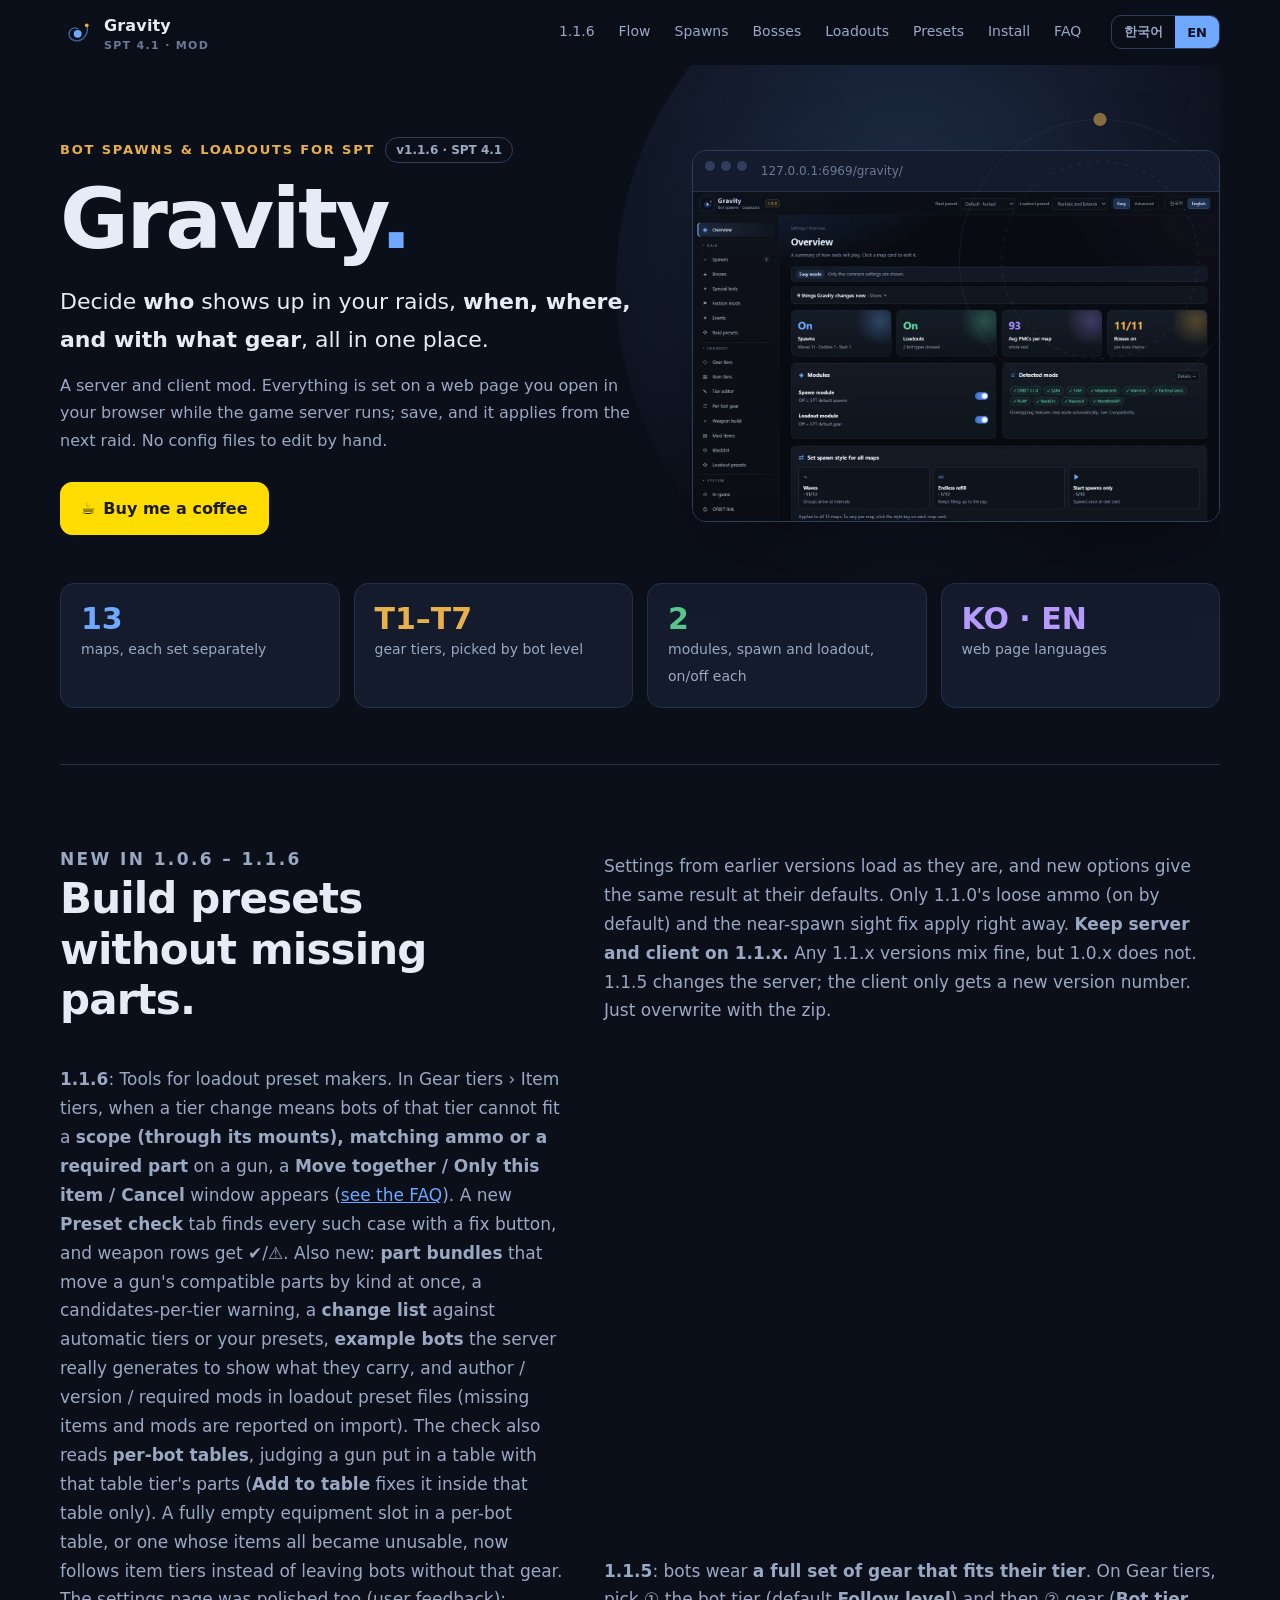
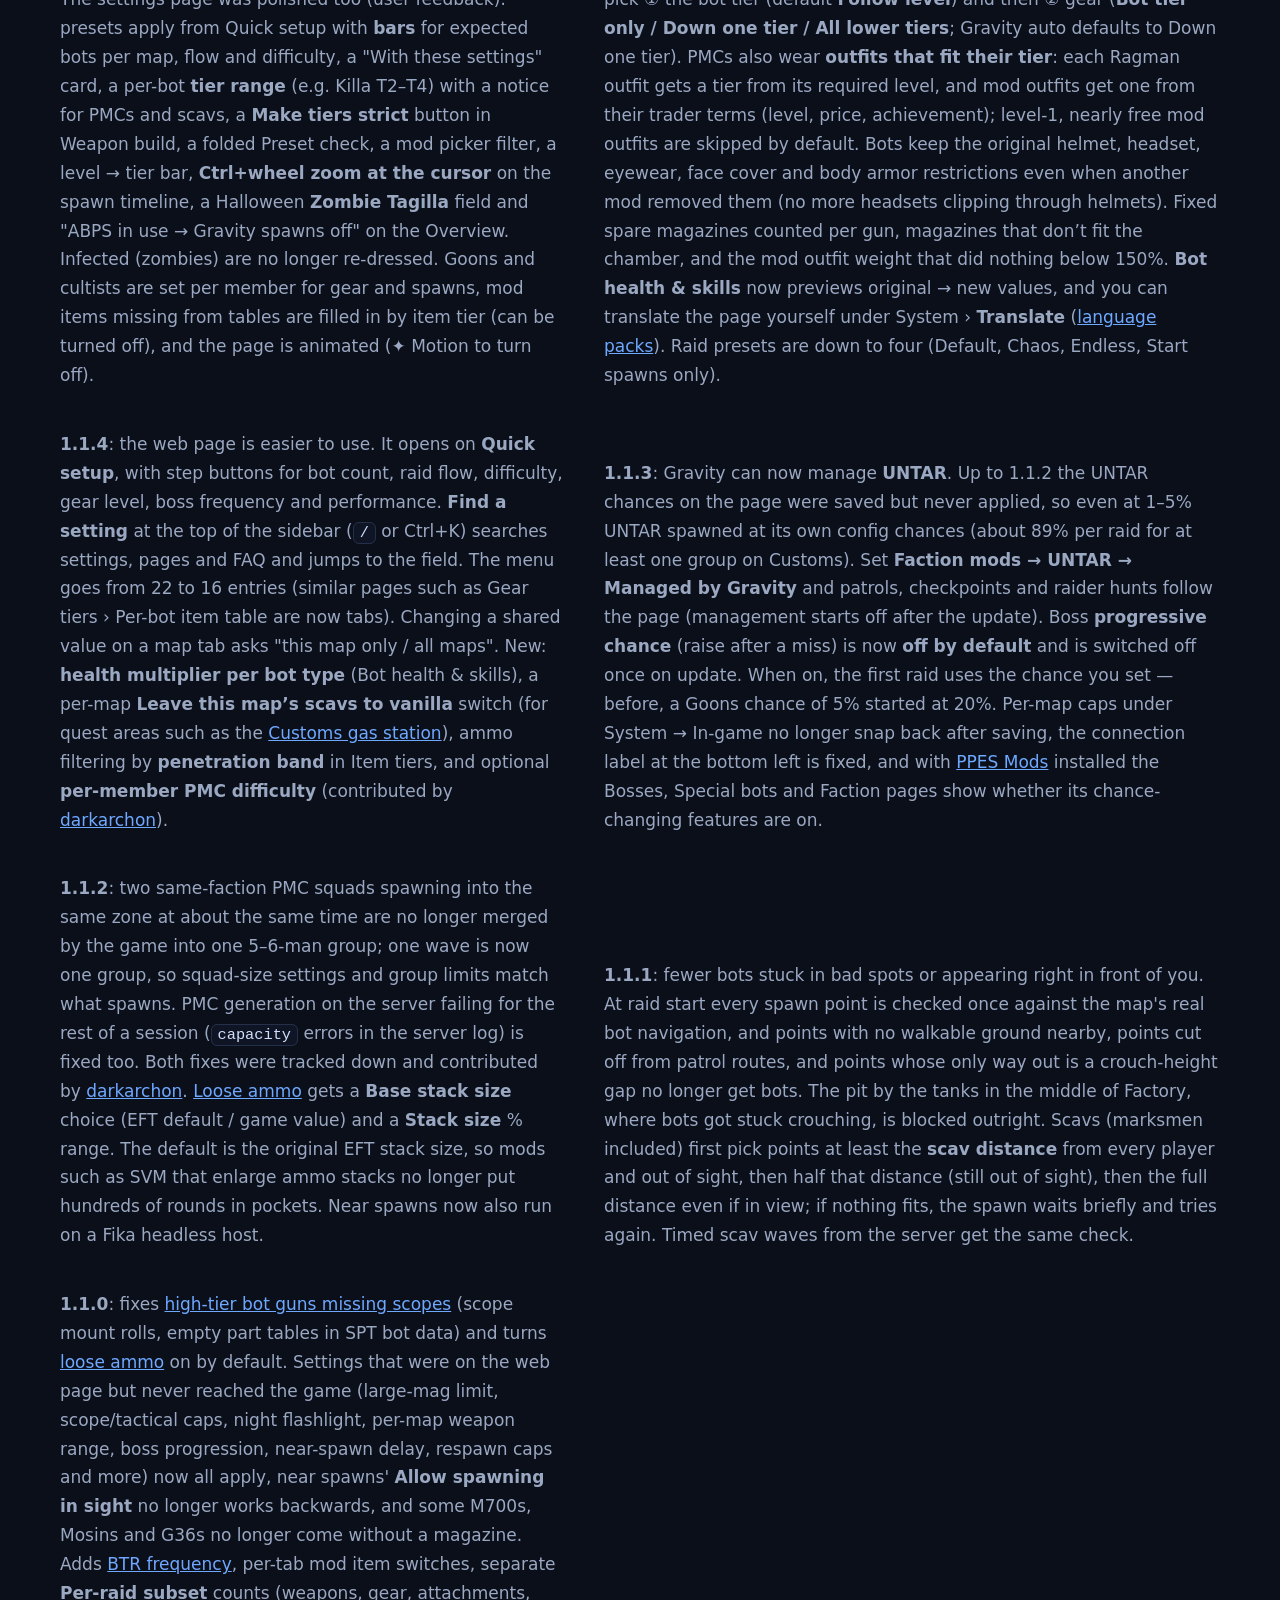
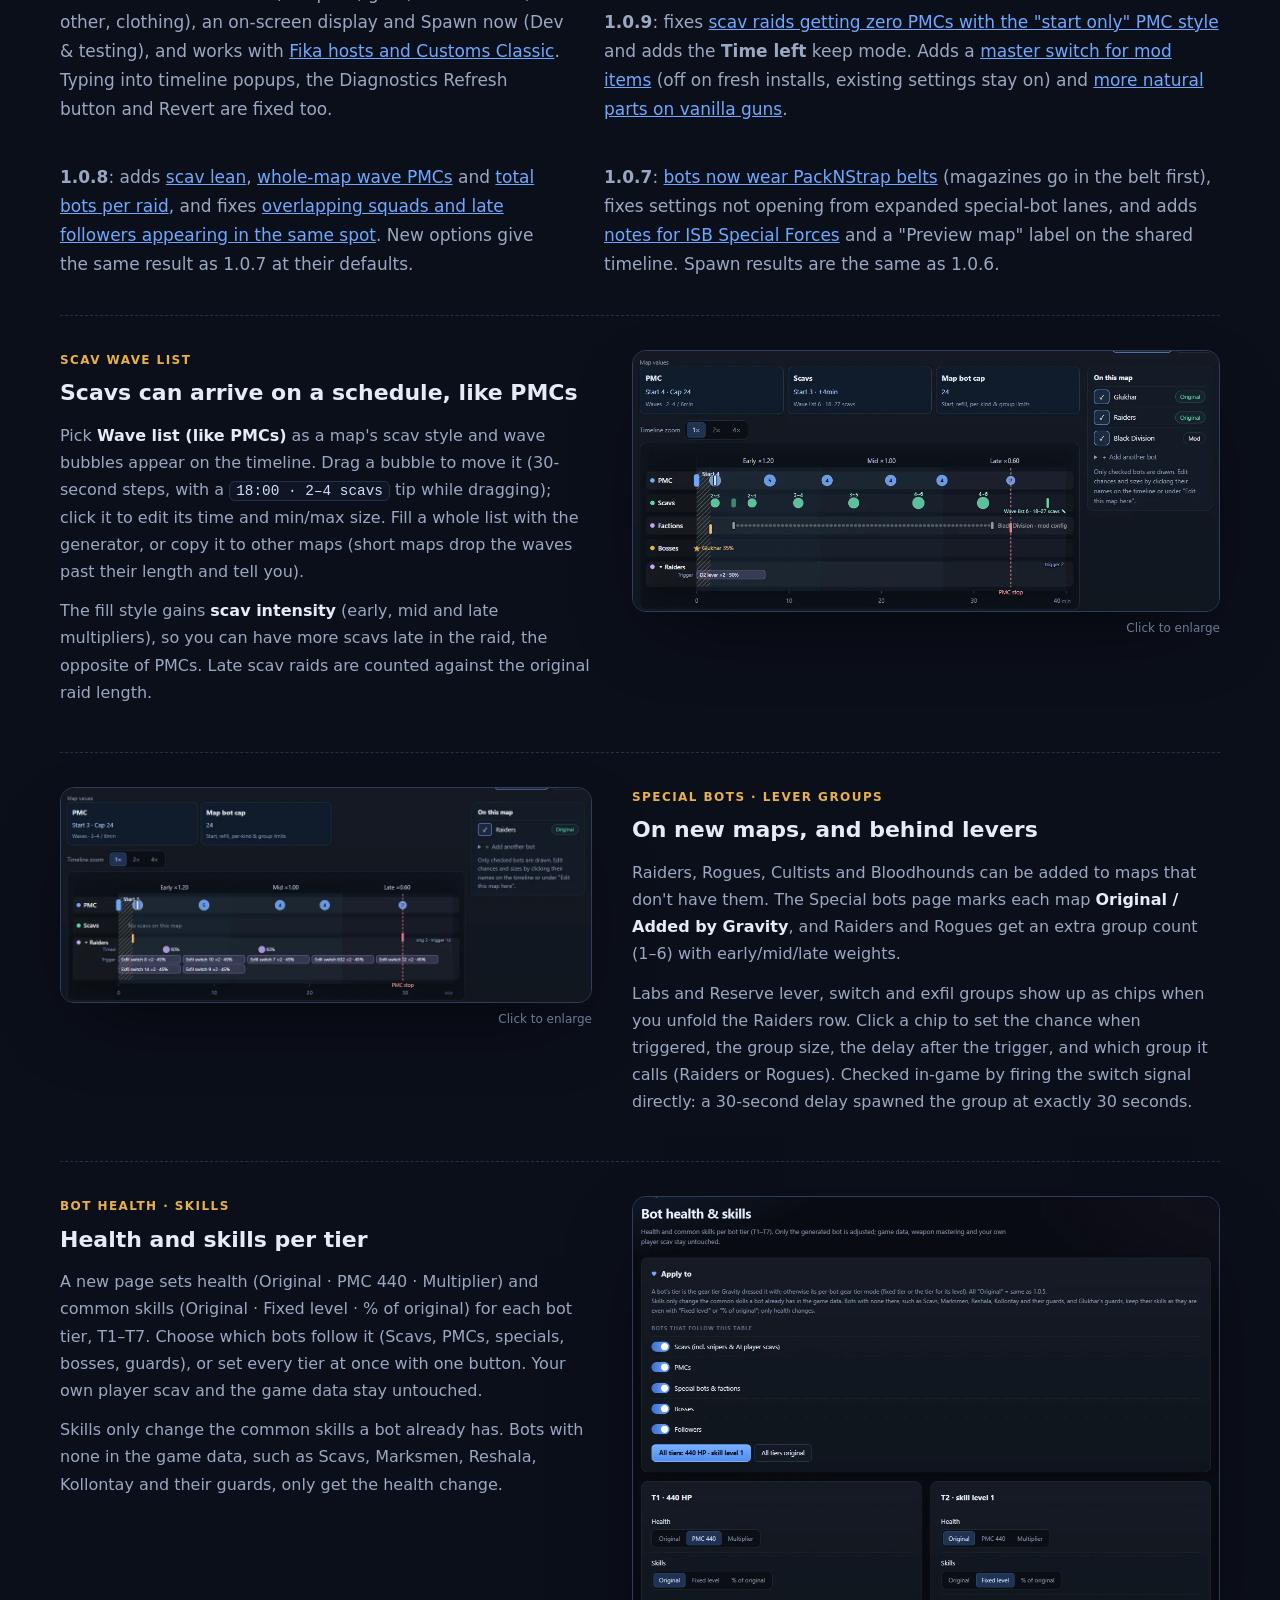
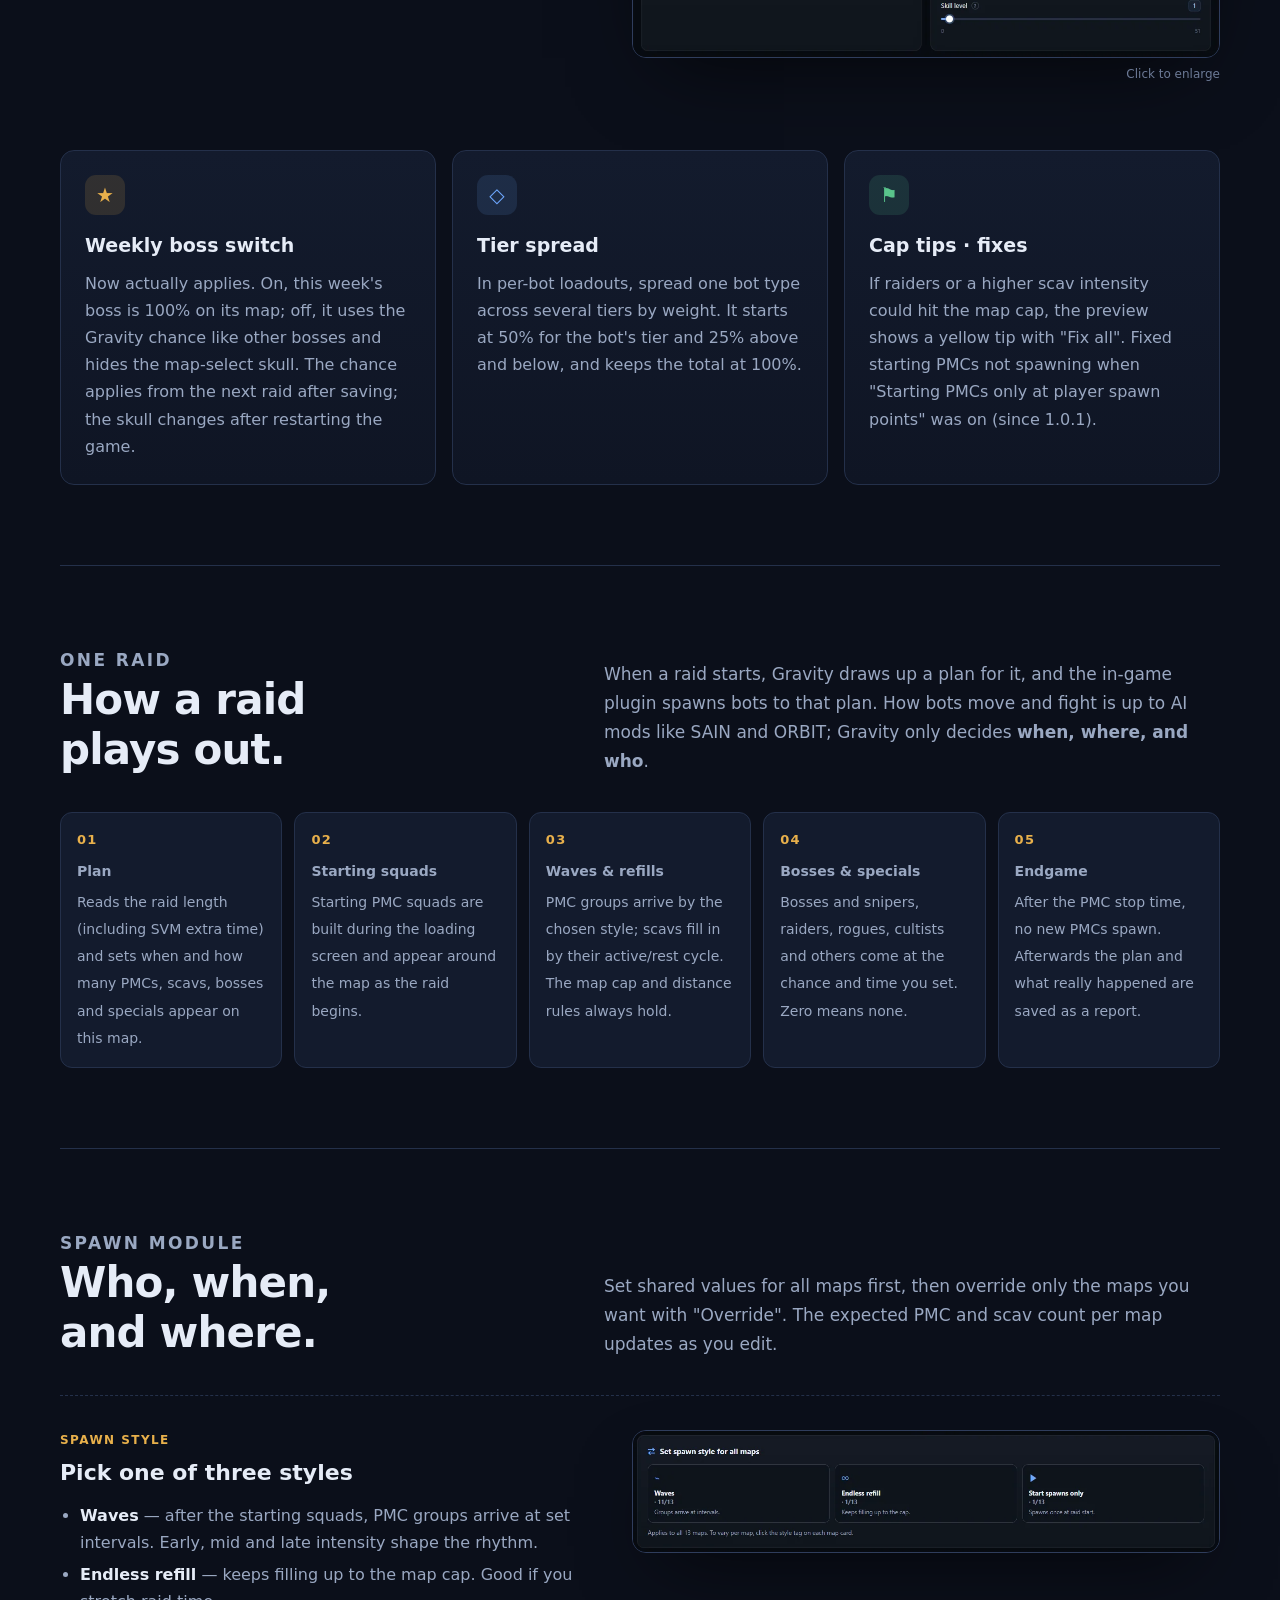
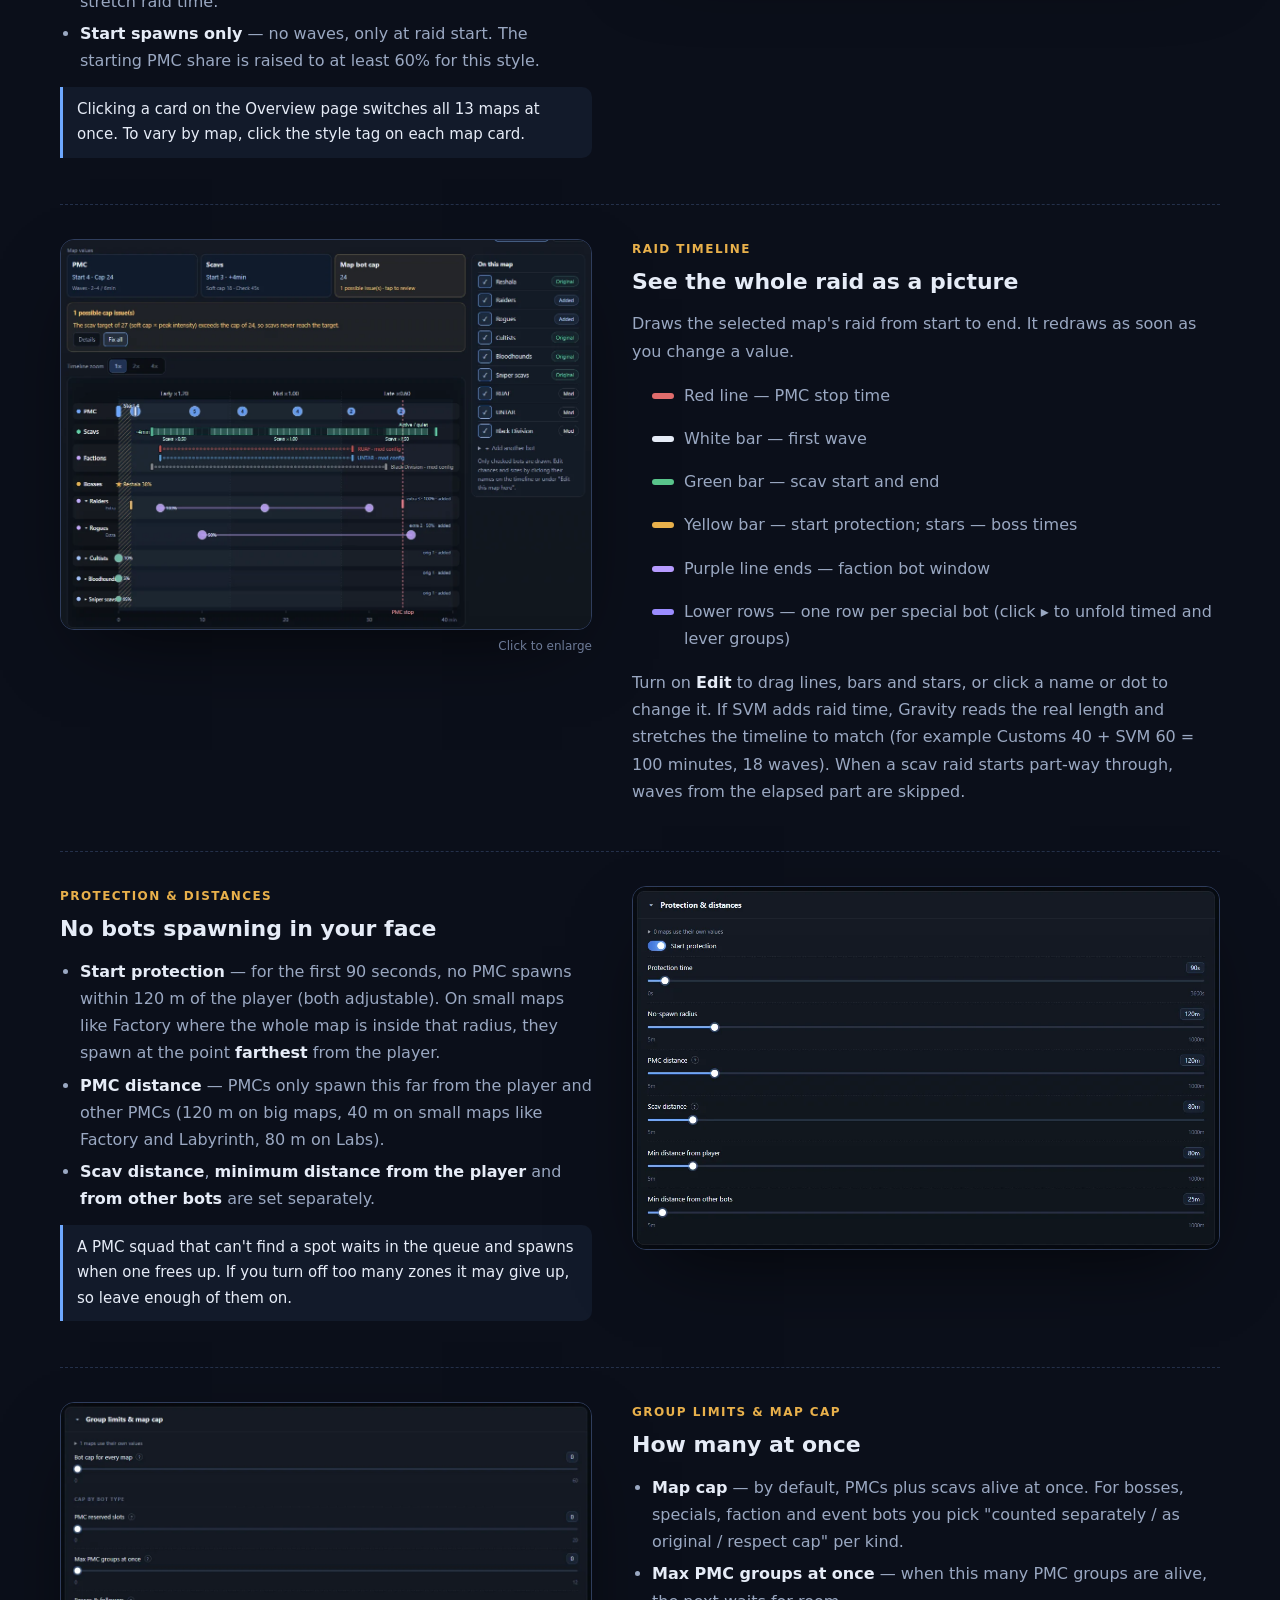
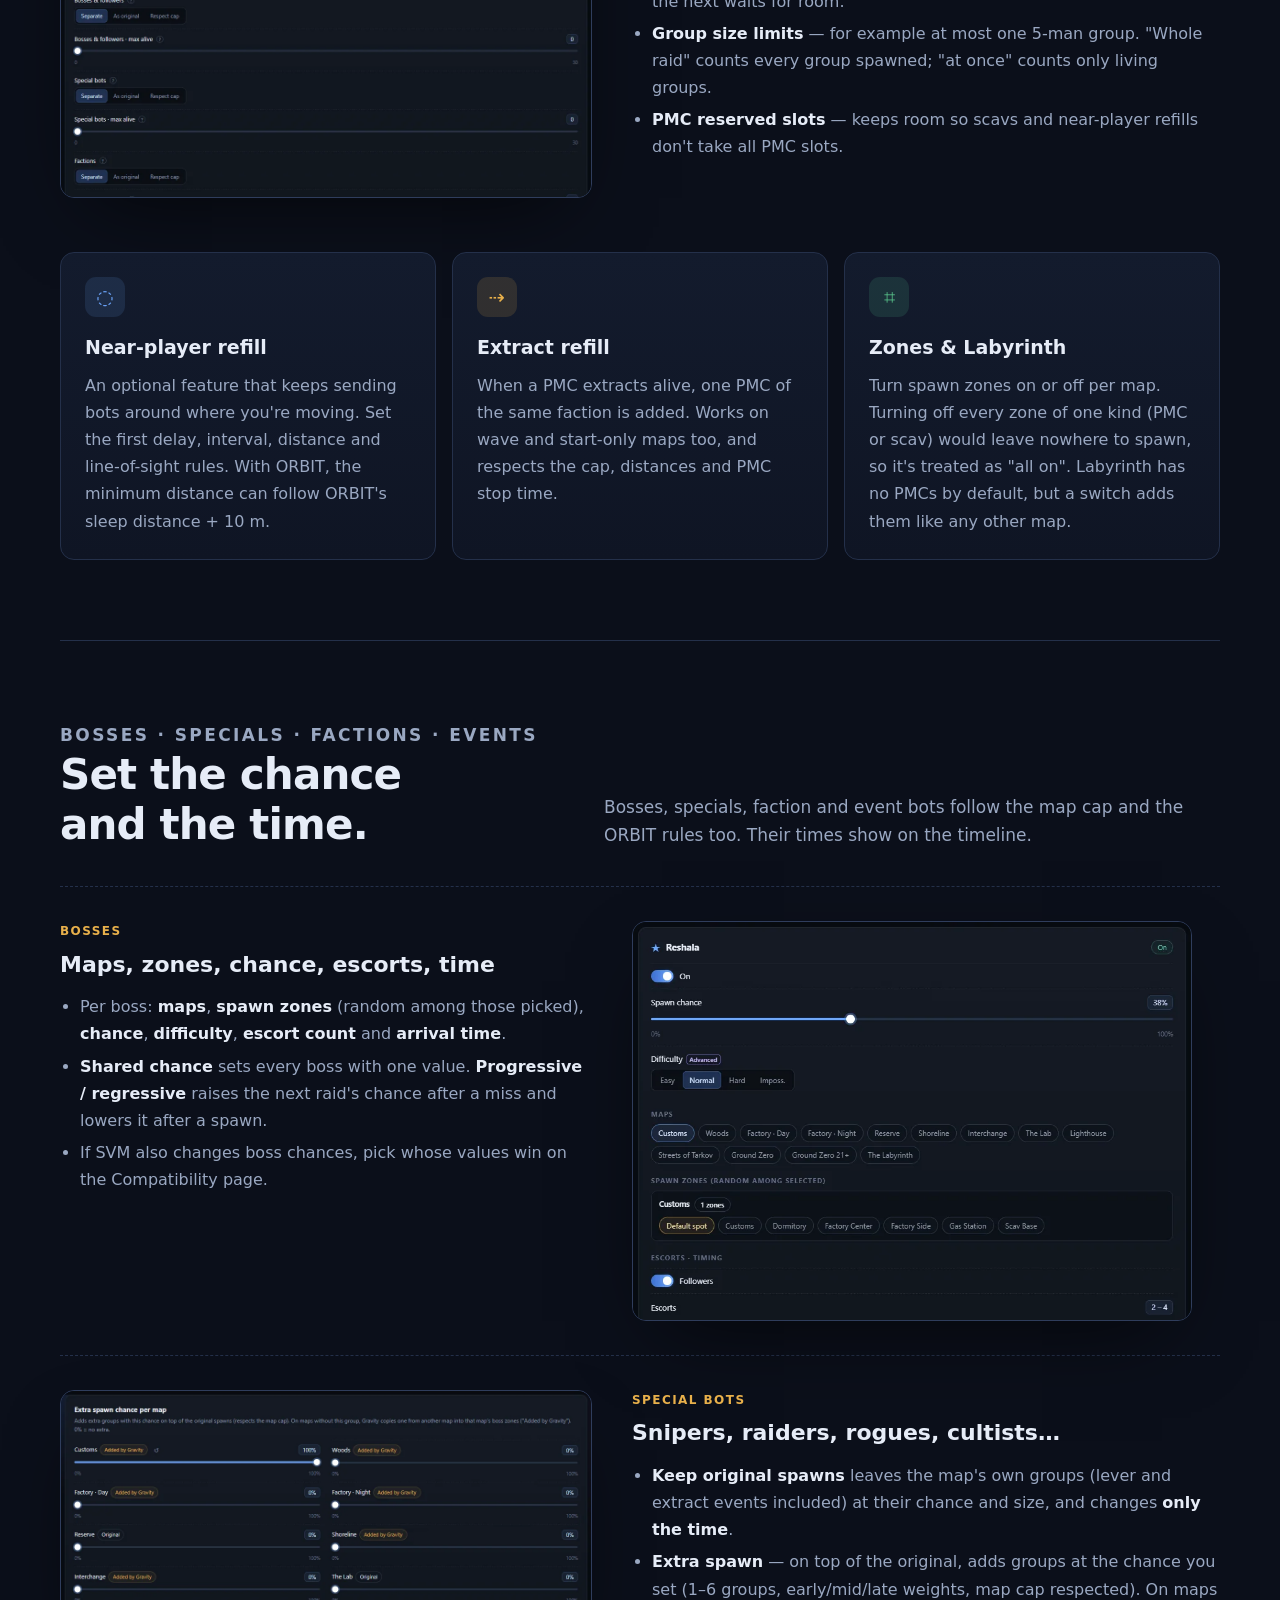
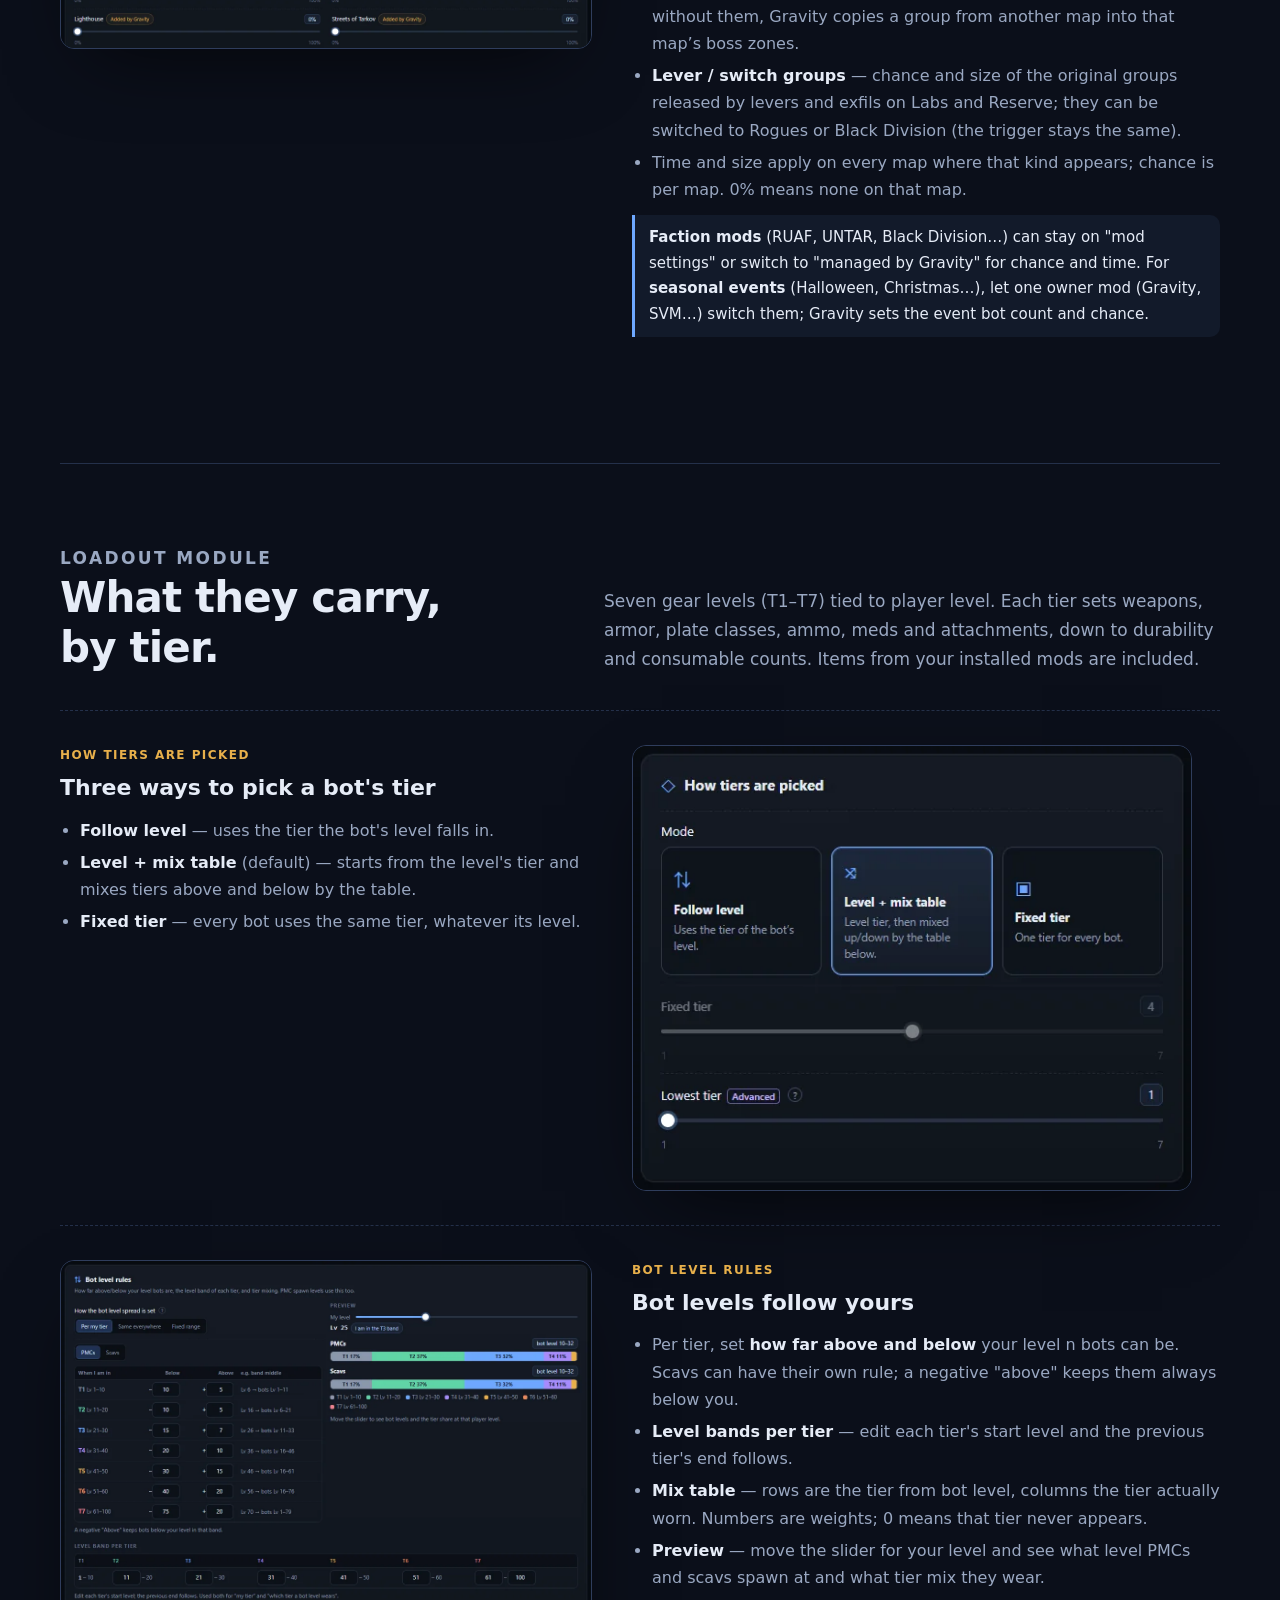
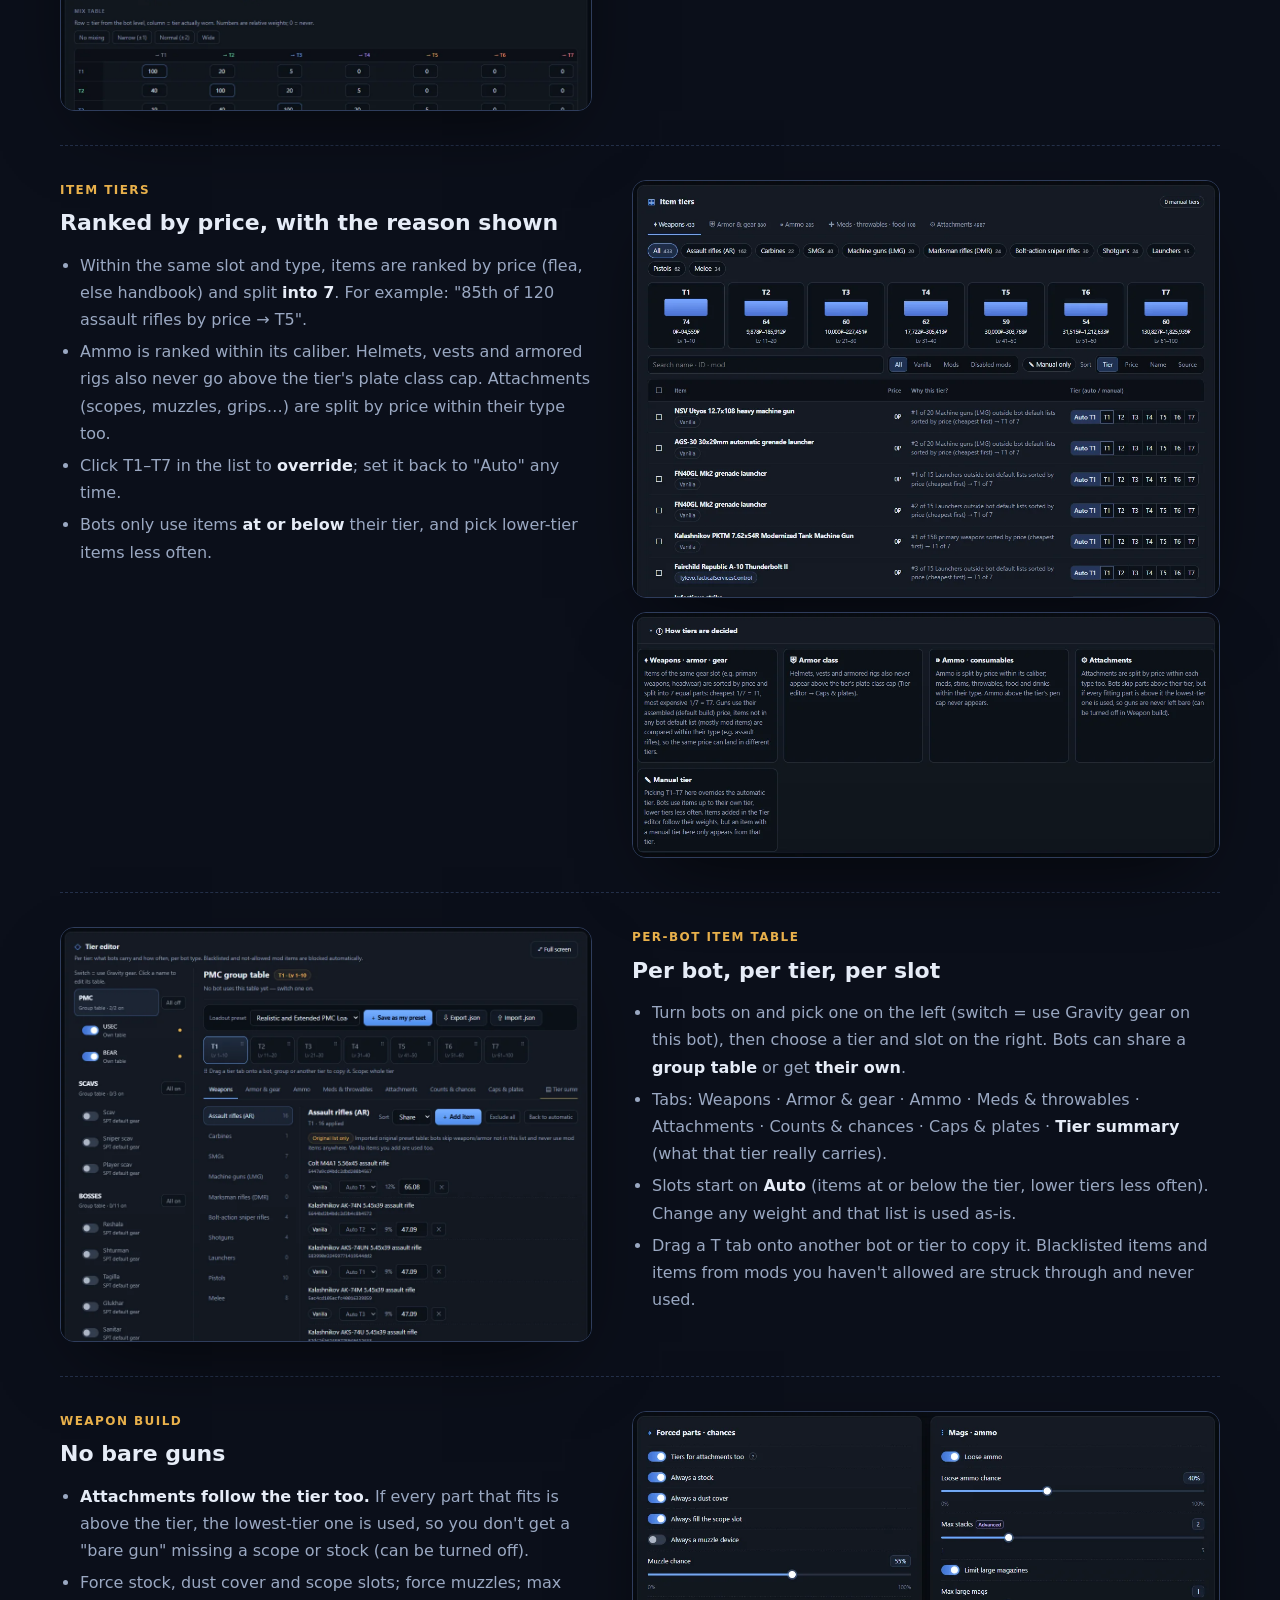
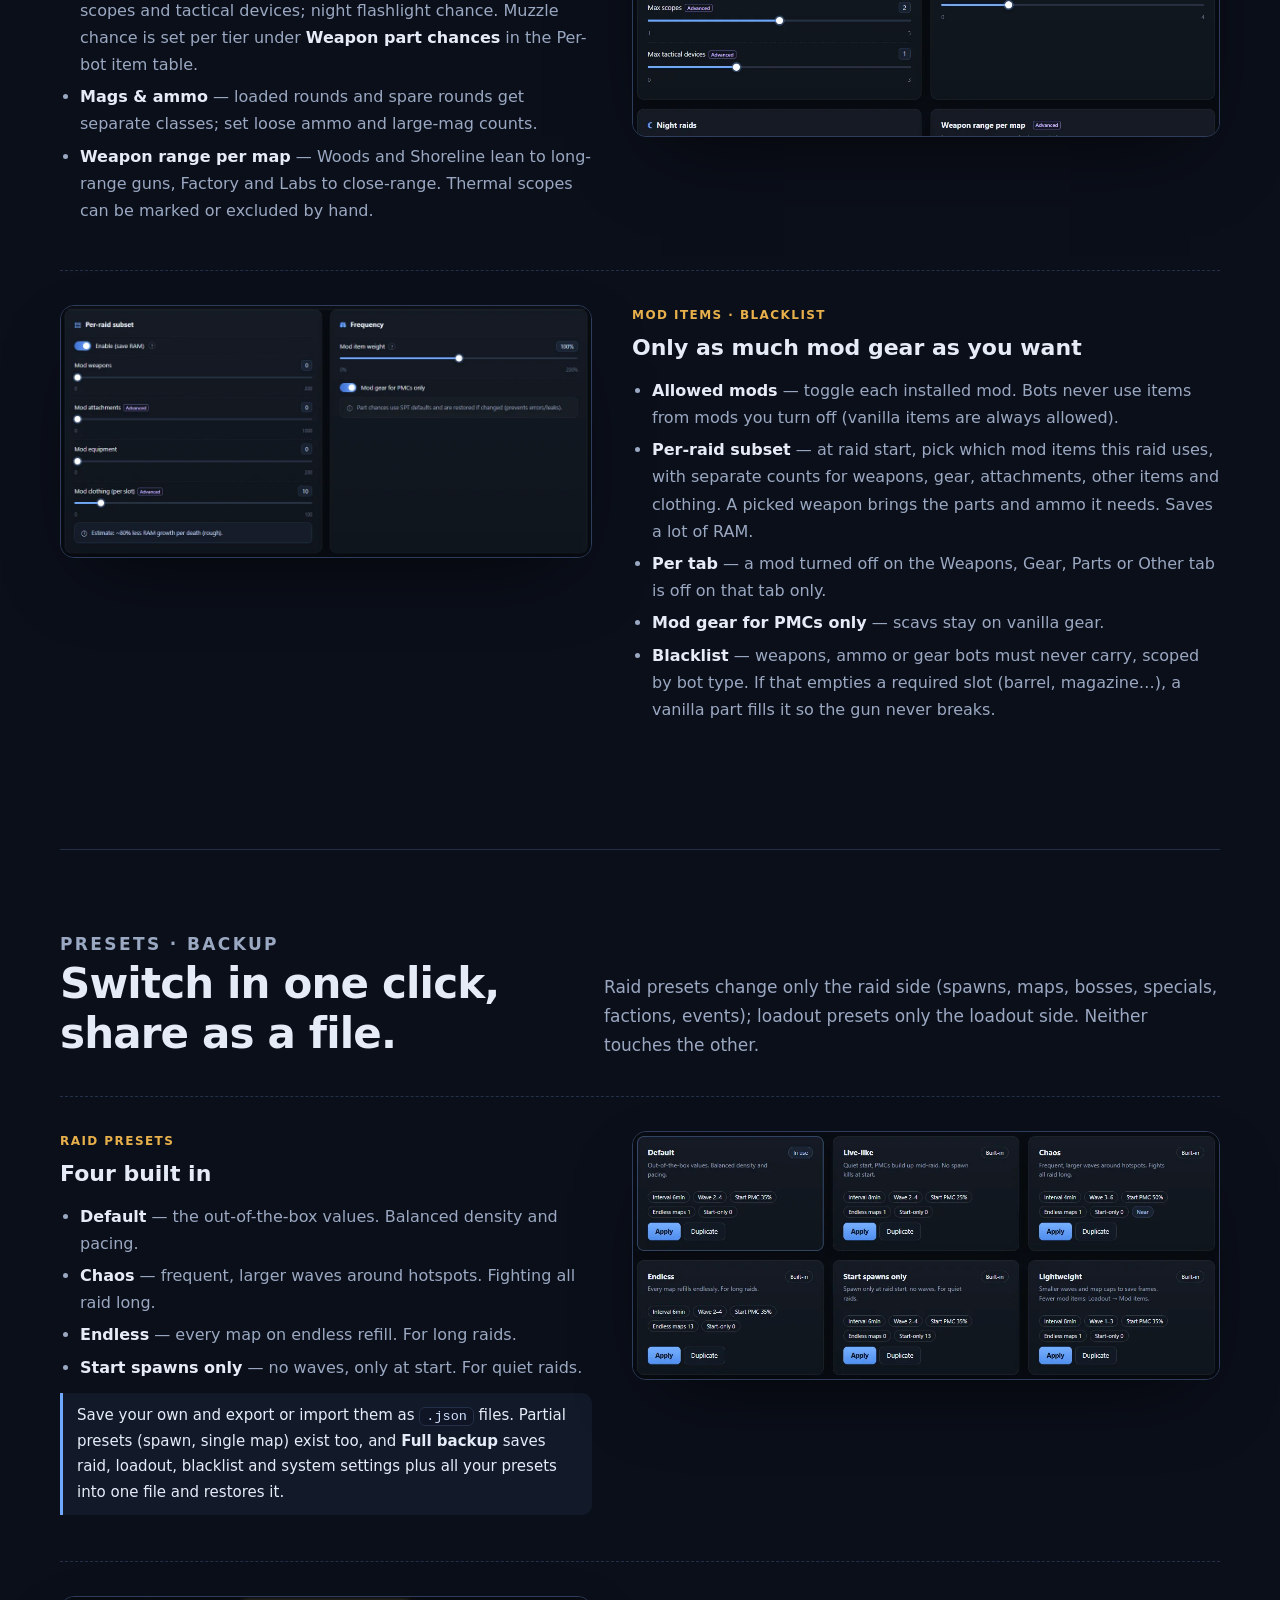
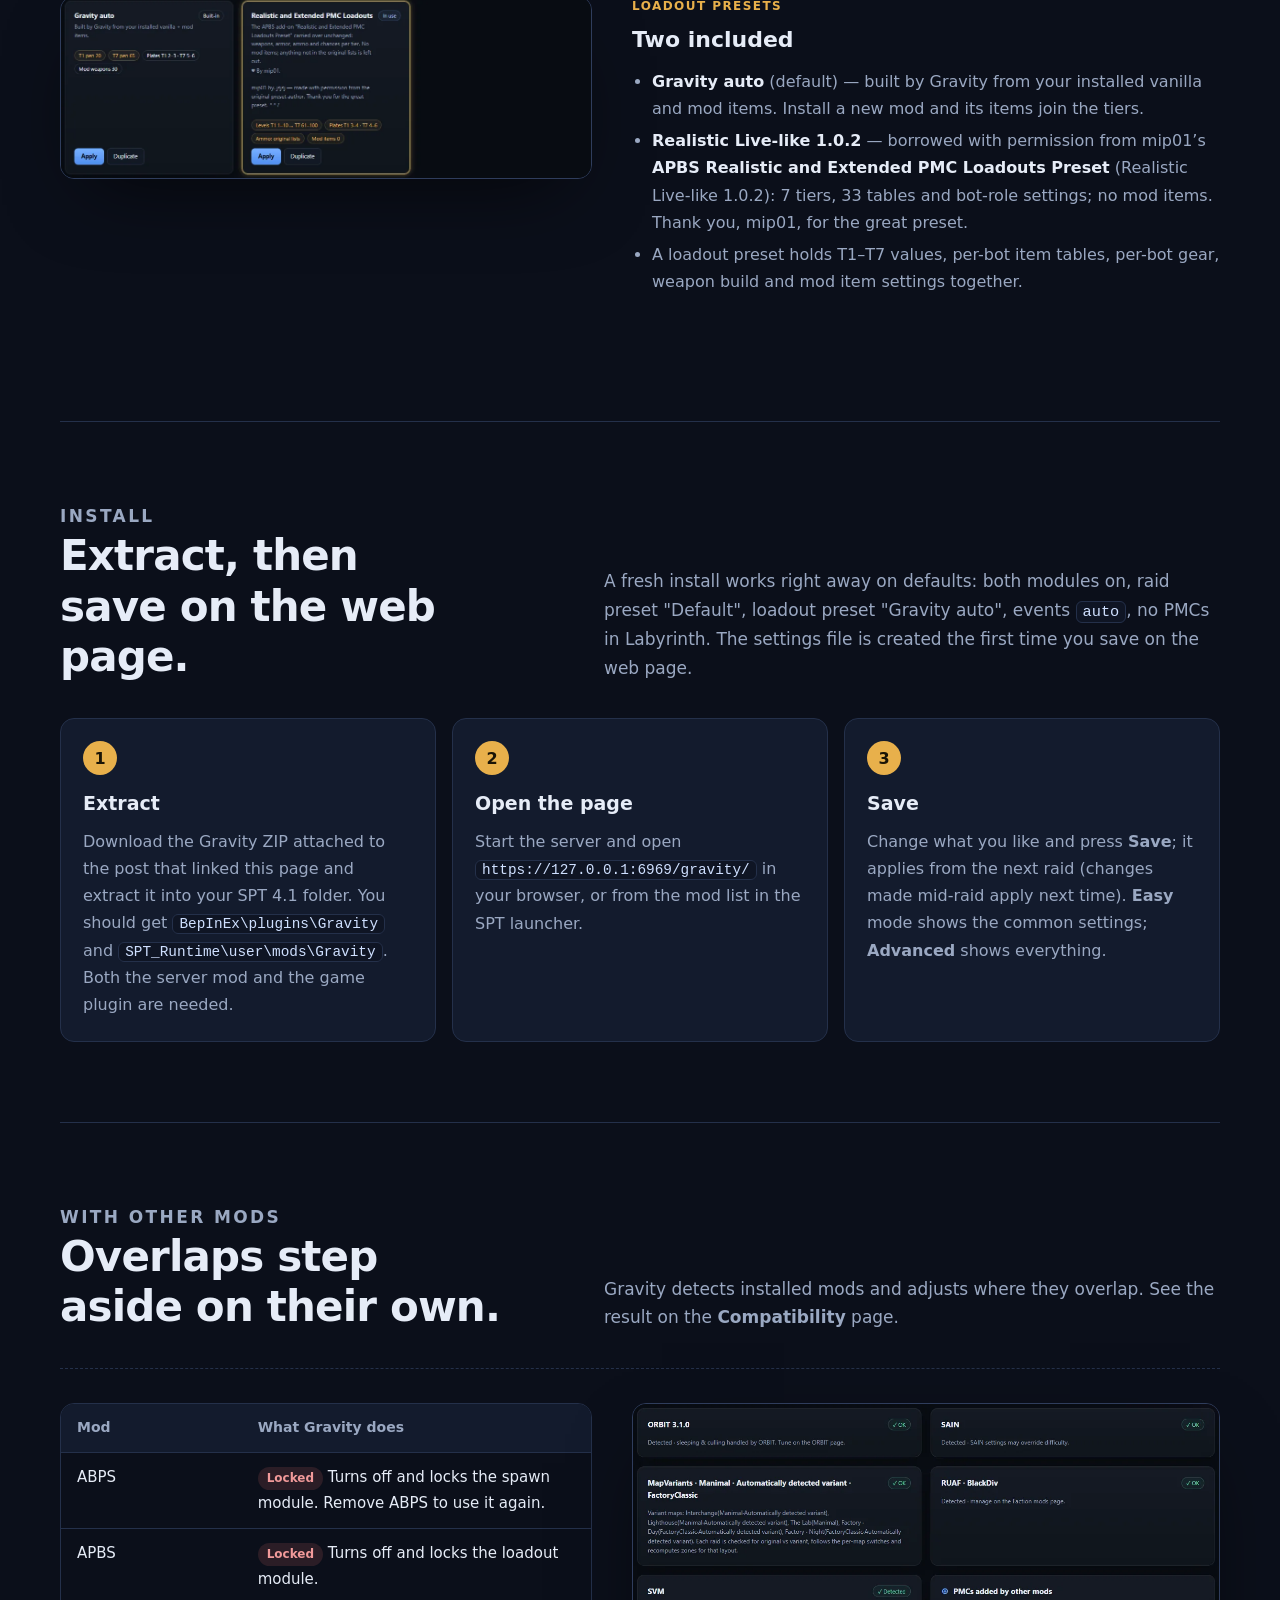
<file: site/arca/index.html>
<!doctype html>
<html lang="ko" data-lang="ko">
<head>
  <meta charset="utf-8">
  <meta name="viewport" content="width=device-width, initial-scale=1">
  <meta name="color-scheme" content="dark">
  <meta name="theme-color" content="#0b0f1a">
  <title>Gravity — SPT 봇 스폰·장비 관리</title>
  <meta name="description" content="SPT 4.1 레이드에 누가, 언제, 어디서, 무엇을 들고 나오는지 웹 화면 한 곳에서 정합니다. 스폰 모듈과 장비 모듈, 설치 방법과 주의할 점을 확인합니다.">
  <link rel="canonical" href="https://danyhappy564-cmyk.github.io/Gravity/arca/">
  <link rel="icon" href="../img/logo.svg" type="image/svg+xml">
  <meta property="og:type" content="website">
  <meta property="og:site_name" content="Gravity">
  <meta property="og:title" content="Gravity — SPT 봇 스폰·장비 관리">
  <meta property="og:description" content="SPT 4.1 레이드에 누가, 언제, 어디서, 무엇을 들고 나오는지 웹 화면 한 곳에서 정합니다. 스폰 모듈과 장비 모듈, 설치 방법과 주의할 점을 확인합니다.">
  <meta property="og:url" content="https://danyhappy564-cmyk.github.io/Gravity/arca/">
  <meta property="og:image" content="https://danyhappy564-cmyk.github.io/Gravity/img/og.jpg">
  <meta property="og:image:width" content="1200">
  <meta property="og:image:height" content="630">
  <meta name="twitter:card" content="summary_large_image">
  <meta name="twitter:title" content="Gravity — SPT 봇 스폰·장비 관리">
  <meta name="twitter:description" content="SPT 4.1 레이드에 누가, 언제, 어디서, 무엇을 들고 나오는지 웹 화면 한 곳에서 정합니다.">
  <meta name="twitter:image" content="https://danyhappy564-cmyk.github.io/Gravity/img/og.jpg">
  <script>document.documentElement.classList.add("js")</script>
  <script src="../app.js"></script>
  <link rel="stylesheet" href="../style.css">
</head>
<body>
<a class="skip-link" href="#main"><span class="ko">본문으로 이동합니다</span><span class="en" lang="en">Skip to content</span></a>

<header class="site-header">
  <div class="wrap header-inner">
    <a class="brand" href="#top" aria-label="Gravity">
      <img src="../img/logo.svg" alt="" width="34" height="34">
      <span>Gravity<small>SPT 4.1 · MOD</small></span>
    </a>
    <nav class="main-nav" aria-label="주요 메뉴" data-label-ko="주요 메뉴" data-label-en="Main navigation">
      <a href="#new"><span class="ko">1.1.6</span><span class="en" lang="en">1.1.6</span></a>
      <a href="#flow"><span class="ko">흐름</span><span class="en" lang="en">Flow</span></a>
      <a href="#spawn"><span class="ko">스폰</span><span class="en" lang="en">Spawns</span></a>
      <a href="#bosses"><span class="ko">보스·특수 봇</span><span class="en" lang="en">Bosses</span></a>
      <a href="#gear"><span class="ko">장비</span><span class="en" lang="en">Loadouts</span></a>
      <a href="#presets"><span class="ko">프리셋</span><span class="en" lang="en">Presets</span></a>
      <a href="#install"><span class="ko">설치</span><span class="en" lang="en">Install</span></a>
      <a href="#faq"><span class="ko">질문</span><span class="en" lang="en">FAQ</span></a>
    </nav>
    <div class="language-switch" role="group" aria-label="페이지 언어" data-label-ko="페이지 언어" data-label-en="Page language">
      <button type="button" data-language="ko" lang="ko" aria-pressed="true">한국어</button>
      <button type="button" data-language="en" lang="en" aria-pressed="false">EN</button>
    </div>
  </div>
</header>

<main id="main">
  <!-- 대문 -->
  <section class="hero wrap" id="top" aria-labelledby="hero-title">
    <div class="hero-grid">
      <div>
        <p class="eyebrow"><span class="ko">SPT 봇 스폰·장비 관리</span><span class="en" lang="en">Bot spawns &amp; loadouts for SPT</span><span class="version">v1.1.6 · SPT 4.1</span></p>
        <h1 id="hero-title">Gravity<span>.</span></h1>
        <p class="hero-lead"><span class="ko">레이드에 <b>누가, 언제, 어디서, 무엇을 들고</b> 나오는지 한 곳에서 정합니다.</span><span class="en" lang="en">Decide <b>who</b> shows up in your raids, <b>when, where, and with what gear</b>, all in one place.</span></p>
        <p class="hero-context"><span class="ko">서버와 클라이언트로 이루어진 모드입니다. 게임 서버가 켜져 있을 때 브라우저로 여는 웹 화면에서 모든 설정을 하고, 저장하면 다음 레이드부터 적용됩니다. 설정 파일을 직접 열어 고칠 필요가 없습니다.</span><span class="en" lang="en">A server and client mod. Everything is set on a web page you open in your browser while the game server runs; save, and it applies from the next raid. No config files to edit by hand.</span></p>
        <div class="actions">
          <a class="btn coffee" href="https://buymeacoffee.com/real_feels">☕ <span class="ko">후원하기</span><span class="en" lang="en">Buy me a coffee</span></a>
        </div>
      </div>
      <div class="hero-visual">
        <svg class="orbit-art" viewBox="0 0 320 320" aria-hidden="true">
          <circle cx="160" cy="160" r="150" fill="none" stroke="#6ea8ff" stroke-opacity=".18"/>
          <circle cx="160" cy="160" r="105" fill="none" stroke="#6ea8ff" stroke-opacity=".28" stroke-dasharray="4 6"/>
          <g class="moon"><circle cx="160" cy="10" r="7" fill="#e8b04b"/></g>
        </svg>
        <a class="zoom" href="../img/dashboard-ko.webp" data-href-ko="../img/dashboard-ko.webp" data-href-en="../img/dashboard-en.webp" target="_blank" rel="noopener">
          <figure class="shot-frame">
            <div class="bar"><i></i><i></i><i></i><em>127.0.0.1:6969/gravity/</em></div>
            <img src="../img/dashboard-ko.webp" data-src-ko="../img/dashboard-ko.webp" data-src-en="../img/dashboard-en.webp" width="1440" height="900"
                 alt="Gravity 웹 화면 — 한눈에 페이지" data-alt-ko="Gravity 웹 화면 — 한눈에 페이지" data-alt-en="Gravity web page — Overview">
          </figure>
        </a>
      </div>
    </div>
    <div class="stats">
      <div class="stat"><b>13</b><span class="ko">맵 — 맵마다 따로 설정</span><span class="en" lang="en">maps, each set separately</span></div>
      <div class="stat"><b>T1–T7</b><span class="ko">봇 레벨로 정하는 장비 티어</span><span class="en" lang="en">gear tiers, picked by bot level</span></div>
      <div class="stat"><b>2</b><span class="ko">모듈 — 스폰·장비, 따로 켜고 끔</span><span class="en" lang="en">modules, spawn and loadout, on/off each</span></div>
      <div class="stat"><b>KO · EN</b><span class="ko">웹 화면 언어</span><span class="en" lang="en">web page languages</span></div>
    </div>
  </section>

  <!-- 1.0.6 새 기능 -->
  <section class="section wrap" id="new" aria-labelledby="new-title">
    <div class="section-heading">
      <div><p class="kicker"><span class="ko">1.0.6 ~ 1.1.6에서 달라진 점</span><span class="en" lang="en">New in 1.0.6 – 1.1.6</span></p>
        <h2 id="new-title"><span class="ko">프리셋을 만들 때<br>빠진 부품까지.</span><span class="en" lang="en">Build presets<br>without missing parts.</span></h2></div>
      <p><span class="ko">이전 판 설정 파일은 그대로 읽히고, 새 칸은 기본값이면 이전 판과 같은 결과입니다. 1.1.0의 낱개 탄약(기본 켜짐)과 근처 보충 시야 수정만 바로 적용됩니다. <b>서버와 클라이언트는 1.1.x끼리</b> 맞추십시오. 1.1.x끼리는 섞어 써도 되지만, 1.0.x와는 맞지 않습니다. 1.1.5는 서버가 바뀌었고 클라이언트는 버전 표기만 바뀌었습니다. zip째 덮어쓰면 됩니다.</span><span class="en" lang="en">Settings from earlier versions load as they are, and new options give the same result at their defaults. Only 1.1.0's loose ammo (on by default) and the near-spawn sight fix apply right away. <b>Keep server and client on 1.1.x.</b> Any 1.1.x versions mix fine, but 1.0.x does not. 1.1.5 changes the server; the client only gets a new version number. Just overwrite with the zip.</span></p>
      <p><span class="ko"><b>1.1.6</b>: 장비 프리셋을 만드는 사람을 위한 도구입니다. 장비 티어 › 아이템 티어에서 티어를 바꿀 때 그 티어 봇이 총에 <b>조준경(마운트 경로)·맞는 탄약·필수 부품</b>을 달 수 없게 되면 <b>같이 옮기기 / 이 아이템만 / 취소</b> 창이 뜹니다(<a href="#faq-needs">질문 보기</a>). 장비 티어 › <b>프리셋 점검</b> 탭이 설정 전체에서 그런 경우를 찾아 고치기 버튼과 함께 보여 주고, 무기 줄에는 ✔/⚠가 붙습니다. 총에 맞는 부품을 종류별로 한 번에 옮기는 <b>부품 묶음</b>, 티어별 후보 수 경고, 자동 티어·내 프리셋과의 <b>변경 내역</b>, 서버가 실제로 봇을 뽑아 무엇을 들고 나오는지 보여 주는 <b>예시 봇</b>, 장비 프리셋 파일의 만든 사람·버전·필요한 모드(가져올 때 빠진 아이템·모드 알림)도 더했습니다. 프리셋 점검은 <b>봇별 아이템 표</b>도 읽어, 표에 넣은 총을 그 표 티어의 부품으로 판정합니다(<b>봇별 표에 넣기</b>로 그 표 안에서만 고치기). 봇별 표에서 통째로 빈 장비 칸이나 넣은 아이템을 모두 못 쓰게 된 칸은 비우지 않고 아이템 티어표를 따릅니다. 설정 화면도 손봤습니다(사용자 피드백): 빠른 설정에서 프리셋을 바로 적용하고 맵별 예상 봇 수·흐름·난이도를 <b>막대</b>로, "지금 설정이면" 카드, 봇별 장비의 <b>티어 범위</b>(예: 킬라 T2~T4)와 PMC·스캐브 알림, 무기 구성 <b>티어 엄격하게</b> 버튼, 접히는 프리셋 점검·모드 골라 필터·레벨→티어 막대, 스폰 타임라인 <b>Ctrl+휠로 커서 위치 확대</b>, 할로윈 <b>좀비 타길라</b> 칸, 한눈에 "ABPS 사용 중 → Gravity 스폰 꺼짐" 표시. 감염자(좀비) 장비는 바꾸지 않습니다. 군즈·컬티스트는 장비·스폰에서 구성원마다 따로 정하고, 표에 없는 모드 아이템은 아이템 티어대로 끼워 넣으며(끌 수 있음), 화면에 애니메이션(✦ 모션으로 끄기)을 넣었습니다.</span><span class="en" lang="en"><b>1.1.6</b>: Tools for loadout preset makers. In Gear tiers › Item tiers, when a tier change means bots of that tier cannot fit a <b>scope (through its mounts), matching ammo or a required part</b> on a gun, a <b>Move together / Only this item / Cancel</b> window appears (<a href="#faq-needs">see the FAQ</a>). A new <b>Preset check</b> tab finds every such case with a fix button, and weapon rows get ✔/⚠. Also new: <b>part bundles</b> that move a gun's compatible parts by kind at once, a candidates-per-tier warning, a <b>change list</b> against automatic tiers or your presets, <b>example bots</b> the server really generates to show what they carry, and author / version / required mods in loadout preset files (missing items and mods are reported on import). The check also reads <b>per-bot tables</b>, judging a gun put in a table with that table tier's parts (<b>Add to table</b> fixes it inside that table only). A fully empty equipment slot in a per-bot table, or one whose items all became unusable, now follows item tiers instead of leaving bots without that gear. The settings page was polished too (user feedback): presets apply from Quick setup with <b>bars</b> for expected bots per map, flow and difficulty, a "With these settings" card, a per-bot <b>tier range</b> (e.g. Killa T2–T4) with a notice for PMCs and scavs, a <b>Make tiers strict</b> button in Weapon build, a folded Preset check, a mod picker filter, a level → tier bar, <b>Ctrl+wheel zoom at the cursor</b> on the spawn timeline, a Halloween <b>Zombie Tagilla</b> field and "ABPS in use → Gravity spawns off" on the Overview. Infected (zombies) are no longer re-dressed. Goons and cultists are set per member for gear and spawns, mod items missing from tables are filled in by item tier (can be turned off), and the page is animated (✦ Motion to turn off).</span></p>
      <p><span class="ko"><b>1.1.5</b>: 봇이 <b>티어에 맞는 장비 한 벌</b>을 입습니다. 장비 티어 화면에서 ① 봇 티어 정하기(기본 <b>레벨 따라가기</b>)와 ② 장비 고르기(<b>봇 티어 장비만 / 한 티어 아래까지 / 아래 티어 전부</b>, Gravity 자동 기본은 한 티어 아래까지)를 순서대로 고릅니다. PMC는 <b>옷도 티어에 맞게</b> 입습니다: 래그맨 의상의 요구 레벨로 옷마다 티어를 매기고, 모드 옷도 상인 판매 조건(레벨·값·업적)으로 티어를 정합니다(레벨 1·거의 공짜인 모드 옷은 기본으로 안 입음). 다른 모드가 지운 헬멧·헤드셋·안경·얼굴 가리개·방탄복 겹침 제한도 봇은 원래대로 지킵니다(헬멧 위에 헤드셋이 겹쳐 보이던 것). 예비 탄창이 총마다 따로 세여 넘치던 것, 약실에 안 맞는 탄창, 모드 옷 등장 배율이 150% 아래에서 먹지 않던 것을 고쳤습니다. <b>봇 체력 · 스킬</b>에서 원래 → 바뀐 체력·스킬을 미리 보고, 시스템 › <b>번역</b>에서 화면을 직접 번역해 넣을 수 있습니다(<a href="#faq-lang">언어 팩</a>). 레이드 프리셋은 4개(기본·난전·무한 리필·시작 스폰만)로 정리했습니다.</span><span class="en" lang="en"><b>1.1.5</b>: bots wear <b>a full set of gear that fits their tier</b>. On Gear tiers, pick ① the bot tier (default <b>Follow level</b>) and then ② gear (<b>Bot tier only / Down one tier / All lower tiers</b>; Gravity auto defaults to Down one tier). PMCs also wear <b>outfits that fit their tier</b>: each Ragman outfit gets a tier from its required level, and mod outfits get one from their trader terms (level, price, achievement); level-1, nearly free mod outfits are skipped by default. Bots keep the original helmet, headset, eyewear, face cover and body armor restrictions even when another mod removed them (no more headsets clipping through helmets). Fixed spare magazines counted per gun, magazines that don’t fit the chamber, and the mod outfit weight that did nothing below 150%. <b>Bot health &amp; skills</b> now previews original → new values, and you can translate the page yourself under System › <b>Translate</b> (<a href="#faq-lang">language packs</a>). Raid presets are down to four (Default, Chaos, Endless, Start spawns only).</span></p>
      <p><span class="ko"><b>1.1.4</b>: 웹 설정을 쉽게 바꿨습니다. 처음 열면 <b>빠른 설정</b>이 나와 봇 인원·레이드 흐름·난이도·장비 수준·보스 빈도·성능을 단계 버튼으로 맞춥니다. 사이드바 맨 위 <b>설정 찾기</b>(<code>/</code> 또는 Ctrl+K)로 칸·페이지·FAQ를 찾으면 그 칸으로 바로 갑니다. 메뉴는 22개에서 16개로 줄였습니다(장비 티어 › 봇별 아이템 표처럼 비슷한 화면은 탭으로). 맵 탭에서 공통 값을 따르는 칸을 바꾸면 "이 맵만 / 모든 맵"을 고르는 막대가 뜹니다. <b>봇 종류별 체력 배율</b>(봇 체력 · 스킬), 맵별 <b>이 맵 스캐브는 바닐라에 맡기기</b>(<a href="#faq-gas-station">세관 주유소</a>처럼 퀘스트 구역에 스캐브가 잘 안 나올 때), 아이템 티어 탄약 <b>관통력 구간</b> 거르기, PMC <b>대원마다 난이도</b>(선택, <a href="#fika-thanks">darkarchon님</a> 기여)를 넣었습니다.</span><span class="en" lang="en"><b>1.1.4</b>: the web page is easier to use. It opens on <b>Quick setup</b>, with step buttons for bot count, raid flow, difficulty, gear level, boss frequency and performance. <b>Find a setting</b> at the top of the sidebar (<code>/</code> or Ctrl+K) searches settings, pages and FAQ and jumps to the field. The menu goes from 22 to 16 entries (similar pages such as Gear tiers › Per-bot item table are now tabs). Changing a shared value on a map tab asks "this map only / all maps". New: <b>health multiplier per bot type</b> (Bot health &amp; skills), a per-map <b>Leave this map’s scavs to vanilla</b> switch (for quest areas such as the <a href="#faq-gas-station">Customs gas station</a>), ammo filtering by <b>penetration band</b> in Item tiers, and optional <b>per-member PMC difficulty</b> (contributed by <a href="#fika-thanks">darkarchon</a>).</span></p>
      <p><span class="ko"><b>1.1.3</b>: <b>UNTAR</b>를 Gravity가 관리할 수 있습니다. 1.1.2까지는 웹의 UNTAR 확률이 저장만 되고 적용되지 않아, 1~5%로 정해도 UNTAR 자체 설정 확률(세관에서 한 판에 하나라도 나올 확률 약 89%)로 나왔습니다. 이제 <b>팩션 모드 → UNTAR → Gravity가 관리</b>로 두면 순찰·검문소·레이더 사냥조가 웹 값대로 나옵니다(업데이트 직후에는 관리 꺼짐). 보스 <b>점증</b>(안 나오면 다음 판 확률 올리기)은 <b>기본 꺼짐</b>이 되고 업데이트할 때 한 번 꺼집니다. 켜 두어도 첫 판은 정한 확률 그대로입니다 — 전에는 5%로 정한 굿즈도 첫 판부터 20%였습니다. 시스템 → 인게임의 맵별 상한이 저장하면 되돌아가던 것, 왼쪽 아래 연결 표시를 고쳤고, <a href="#faq-ppes">PPES Mods</a>를 같이 쓰면 확률을 바꾸는 기능이 켜져 있는지 보스·특수 봇·팩션 화면에 보여 줍니다.</span><span class="en" lang="en"><b>1.1.3</b>: Gravity can now manage <b>UNTAR</b>. Up to 1.1.2 the UNTAR chances on the page were saved but never applied, so even at 1–5% UNTAR spawned at its own config chances (about 89% per raid for at least one group on Customs). Set <b>Faction mods → UNTAR → Managed by Gravity</b> and patrols, checkpoints and raider hunts follow the page (management starts off after the update). Boss <b>progressive chance</b> (raise after a miss) is now <b>off by default</b> and is switched off once on update. When on, the first raid uses the chance you set — before, a Goons chance of 5% started at 20%. Per-map caps under System → In-game no longer snap back after saving, the connection label at the bottom left is fixed, and with <a href="#faq-ppes">PPES Mods</a> installed the Bosses, Special bots and Faction pages show whether its chance-changing features are on.</span></p>
      <p><span class="ko"><b>1.1.2</b>: 같은 진영 PMC 분대 둘이 같은 구역에 거의 동시에 나오면 게임이 한 무리로 합쳐 5~6명 분대가 되던 것을 고쳤습니다. 이제 웨이브 하나가 무리 하나라 분대 인원 설정과 동시 그룹 제한이 실제와 맞습니다. 서버에서 PMC 생성이 재시작 전까지 통째로 실패할 수 있던 것(서버 기록에 <code>capacity</code> 오류)도 고쳤습니다. 두 수정은 <a href="#fika-thanks">darkarchon님</a>이 원인을 찾아 고쳐 보내 주셨습니다. <a href="#faq-ammo-stack">낱개 탄약</a>에는 <b>한 칸 크기 기준</b>(EFT 기본 / 게임 값)과 <b>묶음 크기</b> % 범위가 생겼습니다. 기본은 EFT 원래 한 칸 크기라, SVM 같은 모드로 탄 묶음을 키워도 주머니에 수백 발이 들어가지 않습니다. Fika 헤드리스 서버에서 <b>근처 보충</b>이 한 번도 돌지 않던 것도 고쳤습니다.</span><span class="en" lang="en"><b>1.1.2</b>: two same-faction PMC squads spawning into the same zone at about the same time are no longer merged by the game into one 5–6-man group; one wave is now one group, so squad-size settings and group limits match what spawns. PMC generation on the server failing for the rest of a session (<code>capacity</code> errors in the server log) is fixed too. Both fixes were tracked down and contributed by <a href="#fika-thanks">darkarchon</a>. <a href="#faq-ammo-stack">Loose ammo</a> gets a <b>Base stack size</b> choice (EFT default / game value) and a <b>Stack size</b> % range. The default is the original EFT stack size, so mods such as SVM that enlarge ammo stacks no longer put hundreds of rounds in pockets. Near spawns now also run on a Fika headless host.</span></p>
      <p><span class="ko"><b>1.1.1</b>: 봇이 갇히는 자리나 사람 바로 앞에 나오던 것을 줄였습니다. 레이드를 시작할 때 맵의 실제 봇 이동 경로로 스폰 지점을 한 번 검사해, 가까이에 길이 없거나 순찰 경로와 끊겼거나 웅크려야 하는 낮은 통로로만 나갈 수 있는 지점에는 봇을 올리지 않습니다. 공장 가운데 탱크 옆 구덩이(봇이 웅크린 채 못 나오던 곳)는 따로 막았습니다. 스캐브(저격 스캐브 포함)는 모든 사람에게서 <b>스캐브 거리</b> 이상 떨어지고 보이지 않는 지점을 먼저 고릅니다. 없으면 거리 절반(안 보이는 지점), 그다음 스캐브 거리 이상인 보이는 지점 순으로 고르고, 그것도 없으면 잠시 미뤘다가 다시 고릅니다. 서버가 시간에 맞춰 내보내는 스캐브 무리에도 같은 검사가 적용됩니다.</span><span class="en" lang="en"><b>1.1.1</b>: fewer bots stuck in bad spots or appearing right in front of you. At raid start every spawn point is checked once against the map's real bot navigation, and points with no walkable ground nearby, points cut off from patrol routes, and points whose only way out is a crouch-height gap no longer get bots. The pit by the tanks in the middle of Factory, where bots got stuck crouching, is blocked outright. Scavs (marksmen included) first pick points at least the <b>scav distance</b> from every player and out of sight, then half that distance (still out of sight), then the full distance even if in view; if nothing fits, the spawn waits briefly and tries again. Timed scav waves from the server get the same check.</span></p>
      <p><span class="ko"><b>1.1.0</b>: <a href="#faq-scope">고티어 봇 총에 조준경이 빠지던 것</a>(조준경 마운트 굴림, SPT 봇 표의 빈 부품 표)을 고치고, <a href="#faq-ammo">낱개 탄약</a>이 기본으로 켜집니다. 웹 화면에 있었지만 게임에 적용되지 않던 설정(대용량 탄창 제한·조준경/전술 장치 개수·밤 손전등·맵별 무기 성향·보스 점증·근처 보충 간격·보충 상한 등)을 모두 실제로 적용했고, 근처 보충의 <b>시야 안에도 스폰 허용</b>이 거꾸로 동작하던 것과 M700·모신·G36 일부가 탄창 없이 나오던 것도 고쳤습니다. <a href="#faq-btr">BTR 빈도</a>, 무기·장비·부품·기타 탭별 모드 아이템 끄기, <b>레이드마다 일부만</b>의 종류별 개수(무기·장구류·부착물·기타·의상), 게임 화면 표시·지금 넣어 보기(개발 · 확인)가 들어갔고, <a href="#faq-fika-cc">Fika 호스트·세관 클래식</a>과 함께 쓸 수 있습니다. 타임라인 설정 창의 직접 입력칸, 진단 새로고침 버튼, 되돌리기도 고쳤습니다.</span><span class="en" lang="en"><b>1.1.0</b>: fixes <a href="#faq-scope">high-tier bot guns missing scopes</a> (scope mount rolls, empty part tables in SPT bot data) and turns <a href="#faq-ammo">loose ammo</a> on by default. Settings that were on the web page but never reached the game (large-mag limit, scope/tactical caps, night flashlight, per-map weapon range, boss progression, near-spawn delay, respawn caps and more) now all apply, near spawns' <b>Allow spawning in sight</b> no longer works backwards, and some M700s, Mosins and G36s no longer come without a magazine. Adds <a href="#faq-btr">BTR frequency</a>, per-tab mod item switches, separate <b>Per-raid subset</b> counts (weapons, gear, attachments, other, clothing), an on-screen display and Spawn now (Dev &amp; testing), and works with <a href="#faq-fika-cc">Fika hosts and Customs Classic</a>. Typing into timeline popups, the Diagnostics Refresh button and Revert are fixed too.</span></p>
      <p><span class="ko"><b>1.0.9</b>: <a href="#faq-scav-raid-start">"시작만" PMC 방식에서 스캐브 레이드 PMC가 0명이던 것</a>을 고치고 남김 방식 <b>남은 시간</b>을 넣었습니다. <a href="#faq-mod-items">모드 아이템 전체 스위치</a>(새 설치는 꺼짐, 기존 설정은 켜짐 그대로)와 <a href="#faq-weapon-parts">바닐라 총 부품 조합 개선</a>이 들어갔습니다.</span><span class="en" lang="en"><b>1.0.9</b>: fixes <a href="#faq-scav-raid-start">scav raids getting zero PMCs with the "start only" PMC style</a> and adds the <b>Time left</b> keep mode. Adds a <a href="#faq-mod-items">master switch for mod items</a> (off on fresh installs, existing settings stay on) and <a href="#faq-weapon-parts">more natural parts on vanilla guns</a>.</span></p>
      <p><span class="ko"><b>1.0.8</b>: <a href="#faq-scav-lean">스캐브 몰림</a>, <a href="#faq-wave-points">웨이브 PMC 맵 전체 배치</a>, <a href="#faq-total-cap">레이드 전체 봇 총량</a>을 넣고, <a href="#faq-late-escort">분대가 겹치거나 대원이 늦게 같은 자리에 나오던 것</a>을 고쳤습니다. 새 칸은 기본값이면 1.0.7과 같은 결과입니다.</span><span class="en" lang="en"><b>1.0.8</b>: adds <a href="#faq-scav-lean">scav lean</a>, <a href="#faq-wave-points">whole-map wave PMCs</a> and <a href="#faq-total-cap">total bots per raid</a>, and fixes <a href="#faq-late-escort">overlapping squads and late followers appearing in the same spot</a>. New options give the same result as 1.0.7 at their defaults.</span></p>
      <p><span class="ko"><b>1.0.7</b>: <a href="#faq-pns">PackNStrap 벨트를 봇이 차게</a> 하고(탄창은 벨트 먼저), 타임라인에서 특수 봇 줄을 펼치면 설정 창이 안 열리던 것을 고치고, <a href="#faq-isb">ISB Special Forces와 같이 쓸 때 안내</a>와 공통 탭 타임라인의 "미리 볼 맵" 이름표를 넣었습니다. 스폰 결과는 1.0.6과 같습니다.</span><span class="en" lang="en"><b>1.0.7</b>: <a href="#faq-pns">bots now wear PackNStrap belts</a> (magazines go in the belt first), fixes settings not opening from expanded special-bot lanes, and adds <a href="#faq-isb">notes for ISB Special Forces</a> and a "Preview map" label on the shared timeline. Spawn results are the same as 1.0.6.</span></p>
    </div>

    <div class="feature-row">
      <div class="copy">
        <h3><small><span class="ko">스캐브 웨이브 목록</span><span class="en" lang="en">Scav wave list</span></small><span class="ko">스캐브도 PMC처럼 정한 시각에 들어옵니다</span><span class="en" lang="en">Scavs can arrive on a schedule, like PMCs</span></h3>
        <p><span class="ko">맵의 스캐브 방식을 <b>웨이브 목록 (PMC처럼)</b>으로 고르면 타임라인에 웨이브 버블이 생깁니다. 버블을 끌어 시각을 옮기고(30초 단위, 끄는 동안 <code>18:00 · 2~4마리</code>처럼 표시), 누르면 시각·최소·최대 인원을 고치는 창이 열립니다. 생성기로 한 번에 채우고, 다른 맵에 복사할 수도 있습니다(짧은 맵은 길이 밖 웨이브를 빼고 알려 줌).</span><span class="en" lang="en">Pick <b>Wave list (like PMCs)</b> as a map's scav style and wave bubbles appear on the timeline. Drag a bubble to move it (30-second steps, with a <code>18:00 · 2–4 scavs</code> tip while dragging); click it to edit its time and min/max size. Fill a whole list with the generator, or copy it to other maps (short maps drop the waves past their length and tell you).</span></p>
        <p><span class="ko">채우기 방식에는 <b>스캐브 강도</b>(초반·중반·후반 배수)가 생겼습니다. PMC와 반대로 후반에 스캐브를 더 많이 둘 수 있습니다. 늦게 들어간 스캐브 판도 원래 레이드 길이를 기준으로 맞춰 셉니다.</span><span class="en" lang="en">The fill style gains <b>scav intensity</b> (early, mid and late multipliers), so you can have more scavs late in the raid, the opposite of PMCs. Late scav raids are counted against the original raid length.</span></p>
      </div>
      <div><a class="zoom" href="../img/scavlist-ko.webp" data-href-ko="../img/scavlist-ko.webp" data-href-en="../img/scavlist-en.webp" target="_blank" rel="noopener"><figure class="shot-frame">
        <img src="../img/scavlist-ko.webp" data-src-ko="../img/scavlist-ko.webp" data-src-en="../img/scavlist-en.webp" width="1124" height="499" loading="lazy" alt="스캐브 웨이브 목록 타임라인" data-alt-ko="스캐브 웨이브 목록 타임라인" data-alt-en="Scav wave list on the timeline"></figure></a>
        <p class="zoom-hint"><span class="ko">사진을 누르면 크게 봅니다</span><span class="en" lang="en">Click to enlarge</span></p></div>
    </div>

    <div class="feature-row flip">
      <div class="copy">
        <h3><small><span class="ko">특수 봇 · 레버 무리</span><span class="en" lang="en">Special bots · lever groups</span></small><span class="ko">원래 없는 맵에도, 레버 뒤에도</span><span class="en" lang="en">On new maps, and behind levers</span></h3>
        <p><span class="ko">레이더·로그·컬티스트·블러드하운드를 원래 없는 맵에도 넣을 수 있습니다. 특수 봇 페이지에 맵마다 <b>원래 있음 / Gravity가 새로 넣음</b>이 표시되고, 레이더·로그는 추가 무리 수(1~6)와 시간대별 비중을 정합니다.</span><span class="en" lang="en">Raiders, Rogues, Cultists and Bloodhounds can be added to maps that don't have them. The Special bots page marks each map <b>Original / Added by Gravity</b>, and Raiders and Rogues get an extra group count (1–6) with early/mid/late weights.</span></p>
        <p><span class="ko">연구소·리저브의 레버·스위치·탈출구 무리는 타임라인 레이더 줄을 펼치면 칩으로 보입니다. 칩을 누르면 작동했을 때 나올 확률, 무리 인원, 작동 뒤 나오기까지의 지연, 부르는 무리(레이더·로그)를 바꿉니다. 게임 안에서 스위치 신호를 직접 보내 지연 30초가 정확히 30초에 나오는 것까지 확인했습니다.</span><span class="en" lang="en">Labs and Reserve lever, switch and exfil groups show up as chips when you unfold the Raiders row. Click a chip to set the chance when triggered, the group size, the delay after the trigger, and which group it calls (Raiders or Rogues). Checked in-game by firing the switch signal directly: a 30-second delay spawned the group at exactly 30 seconds.</span></p>
      </div>
      <div><a class="zoom" href="../img/triggers-ko.webp" data-href-ko="../img/triggers-ko.webp" data-href-en="../img/triggers-en.webp" target="_blank" rel="noopener"><figure class="shot-frame">
        <img src="../img/triggers-ko.webp" data-src-ko="../img/triggers-ko.webp" data-src-en="../img/triggers-en.webp" width="1124" height="454" loading="lazy" alt="연구소 레버·스위치 무리 칩" data-alt-ko="연구소 레버·스위치 무리 칩" data-alt-en="Labs lever and switch group chips"></figure></a>
        <p class="zoom-hint"><span class="ko">사진을 누르면 크게 봅니다</span><span class="en" lang="en">Click to enlarge</span></p></div>
    </div>

    <div class="feature-row">
      <div class="copy">
        <h3><small><span class="ko">봇 체력 · 스킬</span><span class="en" lang="en">Bot health · skills</span></small><span class="ko">티어마다 체력과 스킬을 정합니다</span><span class="en" lang="en">Health and skills per tier</span></h3>
        <p><span class="ko">새 페이지에서 봇 티어(T1~T7)마다 체력(원래대로 · PMC 기준 440 · 배율)과 일반 스킬(원래대로 · 레벨 고정 · 원래의 %)을 고릅니다. 스캐브·PMC·특수 봇·보스·호위 중 따를 봇을 켜고 끄며, 버튼 하나로 모든 티어를 한 번에 맞춥니다. 내 스캐브와 게임 자료 원본은 그대로입니다.</span><span class="en" lang="en">A new page sets health (Original · PMC 440 · Multiplier) and common skills (Original · Fixed level · % of original) for each bot tier, T1–T7. Choose which bots follow it (Scavs, PMCs, specials, bosses, guards), or set every tier at once with one button. Your own player scav and the game data stay untouched.</span></p>
        <p><span class="ko">스킬은 게임 원본에 있는 일반 스킬만 바꿉니다. 스캐브·저격 스캐브, 르샬라·콜론타이와 그 호위처럼 원본에 일반 스킬이 없는 봇은 체력만 바뀝니다.</span><span class="en" lang="en">Skills only change the common skills a bot already has. Bots with none in the game data, such as Scavs, Marksmen, Reshala, Kollontay and their guards, only get the health change.</span></p>
      </div>
      <div><a class="zoom" href="../img/botstats-ko.webp" data-href-ko="../img/botstats-ko.webp" data-href-en="../img/botstats-en.webp" target="_blank" rel="noopener"><figure class="shot-frame">
        <img src="../img/botstats-ko.webp" data-src-ko="../img/botstats-ko.webp" data-src-en="../img/botstats-en.webp" width="1172" height="919" loading="lazy" alt="봇 체력 · 스킬 페이지" data-alt-ko="봇 체력 · 스킬 페이지" data-alt-en="Bot health · skills page"></figure></a>
        <p class="zoom-hint"><span class="ko">사진을 누르면 크게 봅니다</span><span class="en" lang="en">Click to enlarge</span></p></div>
    </div>

    <div class="cards" style="margin-top:20px">
      <article class="card gold"><div class="icon">★</div>
        <h3><span class="ko">주간 보스 스위치</span><span class="en" lang="en">Weekly boss switch</span></h3>
        <p><span class="ko">이제 실제로 적용됩니다. 켜면 이번 주 보스가 그 맵에서 100%, 끄면 다른 보스처럼 Gravity 확률을 쓰고 맵 선택 화면의 해골 표시도 끕니다. 확률은 저장하면 다음 판부터, 해골 표시는 게임을 다시 켜면 바뀝니다.</span><span class="en" lang="en">Now actually applies. On, this week's boss is 100% on its map; off, it uses the Gravity chance like other bosses and hides the map-select skull. The chance applies from the next raid after saving; the skull changes after restarting the game.</span></p></article>
      <article class="card"><div class="icon">◇</div>
        <h3><span class="ko">티어 분포</span><span class="en" lang="en">Tier spread</span></h3>
        <p><span class="ko">봇별 장비에서 한 봇 종류를 여러 티어에 비율로 나눠 입힙니다. 고르면 그 봇 티어 50%, 위아래 25%로 시작하고 합계 100%를 맞춥니다.</span><span class="en" lang="en">In per-bot loadouts, spread one bot type across several tiers by weight. It starts at 50% for the bot's tier and 25% above and below, and keeps the total at 100%.</span></p></article>
      <article class="card green"><div class="icon">⚑</div>
        <h3><span class="ko">맵 상한 팁 · 고친 것</span><span class="en" lang="en">Cap tips · fixes</span></h3>
        <p><span class="ko">레이더를 넣거나 스캐브 강도를 올려 맵 동시 상한에 걸릴 수 있으면 미리보기에 노란 팁과 "모두 맞추기"가 뜹니다. "시작 PMC는 플레이어 시작 지점에서만"을 켜면 시작 PMC가 나오지 않던 문제(1.0.1부터)를 고쳤습니다.</span><span class="en" lang="en">If raiders or a higher scav intensity could hit the map cap, the preview shows a yellow tip with "Fix all". Fixed starting PMCs not spawning when "Starting PMCs only at player spawn points" was on (since 1.0.1).</span></p></article>
    </div>
  </section>

  <!-- 한 판의 흐름 -->
  <section class="section wrap" id="flow" aria-labelledby="flow-title">
    <div class="section-heading">
      <div><p class="kicker"><span class="ko">레이드 한 판</span><span class="en" lang="en">One raid</span></p>
        <h2 id="flow-title"><span class="ko">레이드 한 판이<br>이렇게 흘러갑니다.</span><span class="en" lang="en">How a raid<br>plays out.</span></h2></div>
      <p><span class="ko">Gravity는 레이드가 시작될 때 그 판의 계획을 세우고, 게임 안 플러그인이 계획대로 봇을 넣습니다. 봇이 어떻게 움직이고 싸우는지는 SAIN·ORBIT 같은 AI 모드가 맡고, Gravity는 <b>언제·어디에·누구를</b> 넣을지만 정합니다.</span><span class="en" lang="en">When a raid starts, Gravity draws up a plan for it, and the in-game plugin spawns bots to that plan. How bots move and fight is up to AI mods like SAIN and ORBIT; Gravity only decides <b>when, where, and who</b>.</span></p>
    </div>
    <ol class="flow">
      <li><b><span class="ko">계획</span><span class="en" lang="en">Plan</span></b><span class="ko">레이드 길이(SVM 추가 시간 포함)를 읽고, 이 맵의 PMC·스캐브·보스·특수 봇이 나올 시각과 인원을 정합니다.</span><span class="en" lang="en">Reads the raid length (including SVM extra time) and sets when and how many PMCs, scavs, bosses and specials appear on this map.</span></li>
      <li><b><span class="ko">시작 분대</span><span class="en" lang="en">Starting squads</span></b><span class="ko">시작 PMC 분대는 로딩 화면에서 미리 만들어져, 레이드 시작과 함께 맵 곳곳에 나옵니다.</span><span class="en" lang="en">Starting PMC squads are built during the loading screen and appear around the map as the raid begins.</span></li>
      <li><b><span class="ko">웨이브·보충</span><span class="en" lang="en">Waves &amp; refills</span></b><span class="ko">정한 방식대로 PMC 무리가 들어오고, 스캐브는 활동·휴식 주기에 따라 채워집니다. 맵 동시 상한과 거리 규칙을 늘 지킵니다.</span><span class="en" lang="en">PMC groups arrive by the chosen style; scavs fill in by their active/rest cycle. The map cap and distance rules always hold.</span></li>
      <li><b><span class="ko">보스·특수 봇</span><span class="en" lang="en">Bosses &amp; specials</span></b><span class="ko">보스와 저격 스캐브·레이더·로그·컬티스트 등은 정한 확률과 시각에 나옵니다. 0명으로 두면 나오지 않습니다.</span><span class="en" lang="en">Bosses and snipers, raiders, rogues, cultists and others come at the chance and time you set. Zero means none.</span></li>
      <li><b><span class="ko">막바지</span><span class="en" lang="en">Endgame</span></b><span class="ko">PMC 중단 시각이 지나면 새 PMC를 넣지 않습니다. 끝나면 계획과 실제가 보고서로 남습니다.</span><span class="en" lang="en">After the PMC stop time, no new PMCs spawn. Afterwards the plan and what really happened are saved as a report.</span></li>
    </ol>
  </section>

  <!-- 스폰 -->
  <section class="section wrap" id="spawn" aria-labelledby="spawn-title">
    <div class="section-heading">
      <div><p class="kicker"><span class="ko">스폰 모듈</span><span class="en" lang="en">Spawn module</span></p>
        <h2 id="spawn-title"><span class="ko">누가, 언제, 어디서<br>나올지 정합니다.</span><span class="en" lang="en">Who, when,<br>and where.</span></h2></div>
      <p><span class="ko">모든 맵 공통 값을 먼저 정하고, 필요한 맵만 "이 맵만 따로"로 덮어씁니다. 값을 바꾸는 동안 맵마다 예상 PMC·스캐브 수를 바로 보여 줍니다.</span><span class="en" lang="en">Set shared values for all maps first, then override only the maps you want with "Override". The expected PMC and scav count per map updates as you edit.</span></p>
    </div>

    <div class="feature-row">
      <div class="copy">
        <h3><small><span class="ko">스폰 방식</span><span class="en" lang="en">Spawn style</span></small><span class="ko">세 가지 방식 중 고릅니다</span><span class="en" lang="en">Pick one of three styles</span></h3>
        <ul class="ko">
          <li><b>웨이브</b> — 레이드 시작 분대가 나온 뒤, 정한 간격마다 PMC 무리가 들어옵니다. 초반·중반·후반 강도로 리듬을 정합니다.</li>
          <li><b>무한 보충</b> — 맵 상한까지 계속 채웁니다. 레이드 시간을 늘려 쓰는 분께 맞습니다.</li>
          <li><b>시작 스폰만</b> — 웨이브 없이 레이드 시작 때만 넣습니다. 이때 시작 PMC 비율이 60% 미만이면 60%로 올려 계산합니다.</li>
        </ul>
        <ul class="en" lang="en">
          <li><b>Waves</b> — after the starting squads, PMC groups arrive at set intervals. Early, mid and late intensity shape the rhythm.</li>
          <li><b>Endless refill</b> — keeps filling up to the map cap. Good if you stretch raid time.</li>
          <li><b>Start spawns only</b> — no waves, only at raid start. The starting PMC share is raised to at least 60% for this style.</li>
        </ul>
        <p class="tip"><span class="ko">한눈에 페이지의 카드를 누르면 13개 맵이 한 번에 그 방식으로 바뀝니다. 맵마다 다르게 하려면 맵 카드 오른쪽 위 방식 표시를 누릅니다.</span><span class="en" lang="en">Clicking a card on the Overview page switches all 13 maps at once. To vary by map, click the style tag on each map card.</span></p>
      </div>
      <div><a class="zoom" href="../img/styles-ko.webp" data-href-ko="../img/styles-ko.webp" data-href-en="../img/styles-en.webp" target="_blank" rel="noopener"><figure class="shot-frame">
        <img src="../img/styles-ko.webp" data-src-ko="../img/styles-ko.webp" data-src-en="../img/styles-en.webp" width="1156" height="240" loading="lazy" alt="스폰 방식 한 번에 바꾸기" data-alt-ko="스폰 방식 한 번에 바꾸기" data-alt-en="Set spawn style for all maps"></figure></a></div>
    </div>

    <div class="feature-row flip">
      <div class="copy">
        <h3><small><span class="ko">레이드 타임라인</span><span class="en" lang="en">Raid timeline</span></small><span class="ko">한 판 전체를 그림으로 봅니다</span><span class="en" lang="en">See the whole raid as a picture</span></h3>
        <p><span class="ko">고른 맵의 레이드를 처음부터 끝까지 한 줄로 그립니다. 값을 바꾸면 바로 다시 그려집니다.</span><span class="en" lang="en">Draws the selected map's raid from start to end. It redraws as soon as you change a value.</span></p>
        <ul class="legend ko">
          <li><i style="background:#e06c6c"></i>빨간 선 — PMC 중단 시각</li>
          <li><i style="background:#e6ecf7"></i>흰 막대 — 첫 웨이브</li>
          <li><i style="background:#59c48b"></i>초록 막대 — 스캐브 시작·끝</li>
          <li><i style="background:#e8b04b"></i>노란 막대 — 시작 보호, 별 — 보스 등장 시각</li>
          <li><i style="background:#b79bff"></i>보라 선 양 끝 — 팩션 봇 등장 구간</li>
          <li><i style="background:#9b8cff"></i>아래 줄 — 특수 봇 종류별 줄(▸를 누르면 시각·레버 무리를 펼침)</li>
        </ul>
        <ul class="legend en" lang="en">
          <li><i style="background:#e06c6c"></i>Red line — PMC stop time</li>
          <li><i style="background:#e6ecf7"></i>White bar — first wave</li>
          <li><i style="background:#59c48b"></i>Green bar — scav start and end</li>
          <li><i style="background:#e8b04b"></i>Yellow bar — start protection; stars — boss times</li>
          <li><i style="background:#b79bff"></i>Purple line ends — faction bot window</li>
          <li><i style="background:#9b8cff"></i>Lower rows — one row per special bot (click ▸ to unfold timed and lever groups)</li>
        </ul>
        <p><span class="ko"><b>편집</b>을 켜면 선·막대·별을 끌거나 이름·점을 눌러 바로 고칠 수 있습니다. SVM이 레이드 시간을 늘리면 Gravity가 실제 시간을 읽어 타임라인을 비율대로 늘립니다(예: 세관 40분 + SVM 60분 → 100분에 맞춰 웨이브 18개). 스캐브로 들어가 "이미 지난 시간"부터 시작하면 지난 구간의 웨이브는 건너뜁니다.</span><span class="en" lang="en">Turn on <b>Edit</b> to drag lines, bars and stars, or click a name or dot to change it. If SVM adds raid time, Gravity reads the real length and stretches the timeline to match (for example Customs 40 + SVM 60 = 100 minutes, 18 waves). When a scav raid starts part-way through, waves from the elapsed part are skipped.</span></p>
      </div>
      <div><a class="zoom" href="../img/timeline-ko.webp" data-href-ko="../img/timeline-ko.webp" data-href-en="../img/timeline-en.webp" target="_blank" rel="noopener"><figure class="shot-frame">
        <img src="../img/timeline-ko.webp" data-src-ko="../img/timeline-ko.webp" data-src-en="../img/timeline-en.webp" width="1124" height="825" loading="lazy" alt="레이드 타임라인" data-alt-ko="레이드 타임라인" data-alt-en="Raid timeline"></figure></a>
        <p class="zoom-hint"><span class="ko">사진을 누르면 크게 봅니다</span><span class="en" lang="en">Click to enlarge</span></p></div>
    </div>

    <div class="feature-row">
      <div class="copy">
        <h3><small><span class="ko">시작 보호 · 스폰 거리</span><span class="en" lang="en">Protection &amp; distances</span></small><span class="ko">눈앞에 봇이 생기지 않게 합니다</span><span class="en" lang="en">No bots spawning in your face</span></h3>
        <ul class="ko">
          <li><b>시작 보호</b> — 레이드 처음 90초 동안 플레이어 120m 안에는 PMC를 내지 않습니다(시간·반경 조절). 공장처럼 맵 전체가 그 안에 드는 작은 맵에서는 플레이어에게서 <b>가장 먼 자리</b>에 냅니다.</li>
          <li><b>PMC 거리</b> — PMC는 플레이어와 다른 PMC에게서 이만큼 떨어진 곳에만 나옵니다(큰 맵 120m, 공장·미궁처럼 작은 맵 40m, 연구소 80m).</li>
          <li><b>스캐브 거리</b>, <b>플레이어 최소 거리</b>, <b>다른 봇과 최소 거리</b>도 따로 정합니다.</li>
        </ul>
        <ul class="en" lang="en">
          <li><b>Start protection</b> — for the first 90 seconds, no PMC spawns within 120 m of the player (both adjustable). On small maps like Factory where the whole map is inside that radius, they spawn at the point <b>farthest</b> from the player.</li>
          <li><b>PMC distance</b> — PMCs only spawn this far from the player and other PMCs (120 m on big maps, 40 m on small maps like Factory and Labyrinth, 80 m on Labs).</li>
          <li><b>Scav distance</b>, <b>minimum distance from the player</b> and <b>from other bots</b> are set separately.</li>
        </ul>
        <p class="tip"><span class="ko">자리가 막혀 잠시 못 나온 PMC 분대는 대기열에서 기다렸다가 자리가 나면 나옵니다. 끈 구역이 너무 많으면 기다리다 버려질 수 있으니 구역은 넉넉히 남겨 두십시오.</span><span class="en" lang="en">A PMC squad that can't find a spot waits in the queue and spawns when one frees up. If you turn off too many zones it may give up, so leave enough of them on.</span></p>
      </div>
      <div><a class="zoom" href="../img/spacing-ko.webp" data-href-ko="../img/spacing-ko.webp" data-href-en="../img/spacing-en.webp" target="_blank" rel="noopener"><figure class="shot-frame">
        <img src="../img/spacing-ko.webp" data-src-ko="../img/spacing-ko.webp" data-src-en="../img/spacing-en.webp" width="1156" height="715" loading="lazy" alt="시작 보호와 스폰 거리" data-alt-ko="시작 보호와 스폰 거리" data-alt-en="Protection and distances"></figure></a></div>
    </div>

    <div class="feature-row flip">
      <div class="copy">
        <h3><small><span class="ko">그룹 제한 · 맵 동시 상한</span><span class="en" lang="en">Group limits &amp; map cap</span></small><span class="ko">한 번에 몇 명까지 둘지 정합니다</span><span class="en" lang="en">How many at once</span></h3>
        <ul class="ko">
          <li><b>맵 동시 상한</b> — 기본은 PMC + 스캐브 동시 인원입니다. 보스·특수 봇·팩션·이벤트 봇은 종류마다 "따로 셈 / 원래대로 / 상한 지킴" 중에서 고릅니다.</li>
          <li><b>동시 PMC 무리 수</b> — 살아 있는 PMC 무리가 이 수면 다음 무리는 자리가 날 때까지 기다립니다.</li>
          <li><b>크기별 그룹 제한</b> — 예: 5인 그룹 최대 1개. "레이드 전체"는 한 판 동안 나온 그룹을, "동시에"는 지금 살아 있는 그룹만 셉니다.</li>
          <li><b>PMC 예약 자리</b> — 스캐브·근처 보충이 PMC 자리를 다 쓰지 않게 비워 둡니다.</li>
        </ul>
        <ul class="en" lang="en">
          <li><b>Map cap</b> — by default, PMCs plus scavs alive at once. For bosses, specials, faction and event bots you pick "counted separately / as original / respect cap" per kind.</li>
          <li><b>Max PMC groups at once</b> — when this many PMC groups are alive, the next waits for room.</li>
          <li><b>Group size limits</b> — for example at most one 5-man group. "Whole raid" counts every group spawned; "at once" counts only living groups.</li>
          <li><b>PMC reserved slots</b> — keeps room so scavs and near-player refills don't take all PMC slots.</li>
        </ul>
      </div>
      <div><a class="zoom" href="../img/caps-ko.webp" data-href-ko="../img/caps-ko.webp" data-href-en="../img/caps-en.webp" target="_blank" rel="noopener"><figure class="shot-frame">
        <img src="../img/caps-ko.webp" data-src-ko="../img/caps-ko.webp" data-src-en="../img/caps-en.webp" width="1156" height="860" loading="lazy" alt="그룹 제한과 맵 동시 상한" data-alt-ko="그룹 제한과 맵 동시 상한" data-alt-en="Group limits and map cap"></figure></a></div>
    </div>

    <div class="cards" style="margin-top:20px">
      <article class="card"><div class="icon">◌</div>
        <h3><span class="ko">근처 보충</span><span class="en" lang="en">Near-player refill</span></h3>
        <p><span class="ko">플레이어 동선 주변에 봇을 계속 던져 넣는 선택 기능입니다. 첫 차례·간격·거리·시야 조건을 정합니다. ORBIT과 함께 쓰면 최소 거리를 ORBIT 잠드는 거리 + 10m 이상으로 맞출 수 있습니다.</span><span class="en" lang="en">An optional feature that keeps sending bots around where you're moving. Set the first delay, interval, distance and line-of-sight rules. With ORBIT, the minimum distance can follow ORBIT's sleep distance + 10 m.</span></p></article>
      <article class="card gold"><div class="icon">⇢</div>
        <h3><span class="ko">탈출 보충</span><span class="en" lang="en">Extract refill</span></h3>
        <p><span class="ko">PMC가 살아서 탈출하면 같은 진영 1명을 보충합니다. 웨이브·시작 스폰만 맵에도 적용되며, 맵 상한·거리·PMC 중단 시각을 지킵니다.</span><span class="en" lang="en">When a PMC extracts alive, one PMC of the same faction is added. Works on wave and start-only maps too, and respects the cap, distances and PMC stop time.</span></p></article>
      <article class="card green"><div class="icon">⌗</div>
        <h3><span class="ko">구역·미궁</span><span class="en" lang="en">Zones &amp; Labyrinth</span></h3>
        <p><span class="ko">맵마다 스폰 구역을 끄고 켭니다. 한 종류(PMC 또는 스캐브)의 구역을 전부 끄면 나올 자리가 없어지므로 "전부 켬"으로 처리합니다. 미궁은 게임 기본처럼 PMC가 없지만, 스위치로 다른 맵처럼 PMC를 넣을 수 있습니다.</span><span class="en" lang="en">Turn spawn zones on or off per map. Turning off every zone of one kind (PMC or scav) would leave nowhere to spawn, so it's treated as "all on". Labyrinth has no PMCs by default, but a switch adds them like any other map.</span></p></article>
    </div>
  </section>

  <!-- 보스·특수 봇·팩션·이벤트 -->
  <section class="section wrap" id="bosses" aria-labelledby="bosses-title">
    <div class="section-heading">
      <div><p class="kicker"><span class="ko">보스 · 특수 봇 · 팩션 · 이벤트</span><span class="en" lang="en">Bosses · Specials · Factions · Events</span></p>
        <h2 id="bosses-title"><span class="ko">확률과 시각을<br>직접 정합니다.</span><span class="en" lang="en">Set the chance<br>and the time.</span></h2></div>
      <p><span class="ko">보스·특수 봇·팩션 봇·이벤트 봇도 맵 동시 상한과 ORBIT 연동 규칙을 따릅니다. 등장 시각은 타임라인에 함께 표시됩니다.</span><span class="en" lang="en">Bosses, specials, faction and event bots follow the map cap and the ORBIT rules too. Their times show on the timeline.</span></p>
    </div>
    <div class="feature-row">
      <div class="copy">
        <h3><small><span class="ko">보스</span><span class="en" lang="en">Bosses</span></small><span class="ko">보스마다 맵·구역·확률·호위·시각</span><span class="en" lang="en">Maps, zones, chance, escorts, time</span></h3>
        <ul class="ko">
          <li>보스마다 <b>나오는 맵</b>, <b>태어나는 구역</b>(고른 구역 중 무작위), <b>등장 확률</b>, <b>난이도</b>, <b>호위 수</b>, <b>등장 시각</b>을 정합니다.</li>
          <li><b>공통 확률</b>을 켜면 확률 하나로 모든 보스를 맞춥니다. <b>점증·점감</b>을 켜면 보스가 안 나온 판 다음엔 확률을 올리고, 나온 판 다음엔 내립니다.</li>
          <li>SVM도 보스 확률을 바꾸면, 어느 쪽 값을 쓸지 호환 페이지에서 고릅니다.</li>
        </ul>
        <ul class="en" lang="en">
          <li>Per boss: <b>maps</b>, <b>spawn zones</b> (random among those picked), <b>chance</b>, <b>difficulty</b>, <b>escort count</b> and <b>arrival time</b>.</li>
          <li><b>Shared chance</b> sets every boss with one value. <b>Progressive / regressive</b> raises the next raid's chance after a miss and lowers it after a spawn.</li>
          <li>If SVM also changes boss chances, pick whose values win on the Compatibility page.</li>
        </ul>
      </div>
      <div><a class="zoom" href="../img/boss-ko.webp" data-href-ko="../img/boss-ko.webp" data-href-en="../img/boss-en.webp" target="_blank" rel="noopener"><figure class="shot-frame small">
        <img src="../img/boss-ko.webp" data-src-ko="../img/boss-ko.webp" data-src-en="../img/boss-en.webp" width="898" height="640" loading="lazy" alt="보스 설정(르샬라)" data-alt-ko="보스 설정(르샬라)" data-alt-en="Boss settings (Reshala)"></figure></a></div>
    </div>
    <div class="feature-row flip">
      <div class="copy">
        <h3><small><span class="ko">특수 봇</span><span class="en" lang="en">Special bots</span></small><span class="ko">저격 스캐브·레이더·로그·컬티스트…</span><span class="en" lang="en">Snipers, raiders, rogues, cultists…</span></h3>
        <ul class="ko">
          <li><b>원래 스폰 유지</b>를 켜면 맵에 원래 있는 무리(레버·탈출구 이벤트 포함)를 확률·인원 그대로 두고 <b>시각만</b> 바꿉니다.</li>
          <li><b>추가 스폰</b> — 원래 스폰과 별도로 정한 확률로 무리를 더 넣습니다(무리 수 1~6, 시간대별 비중, 맵 상한을 지킴). 원래 없는 맵에는 다른 맵의 무리를 본떠 그 맵 보스 구역에 넣습니다.</li><li><b>레버·스위치 무리</b> — 연구소·리저브에서 레버·탈출구를 작동하면 나오는 원래 무리의 확률·인원을 정하고, 로그·블랙 디비전으로 바꿀 수 있습니다(트리거는 그대로).</li>
          <li>시각·인원은 그 종류가 나오는 모든 맵에, 확률은 맵마다 적용됩니다. 0%면 그 맵에는 나오지 않습니다.</li>
        </ul>
        <ul class="en" lang="en">
          <li><b>Keep original spawns</b> leaves the map's own groups (lever and extract events included) at their chance and size, and changes <b>only the time</b>.</li>
          <li><b>Extra spawn</b> — on top of the original, adds groups at the chance you set (1–6 groups, early/mid/late weights, map cap respected). On maps without them, Gravity copies a group from another map into that map’s boss zones.</li><li><b>Lever / switch groups</b> — chance and size of the original groups released by levers and exfils on Labs and Reserve; they can be switched to Rogues or Black Division (the trigger stays the same).</li>
          <li>Time and size apply on every map where that kind appears; chance is per map. 0% means none on that map.</li>
        </ul>
        <p class="tip"><span class="ko"><b>팩션 모드</b>(RUAF·UNTAR·블랙 디비전 등)는 "모드 설정 그대로" 두거나 "Gravity가 관리"로 바꿔 확률·시각을 정합니다. <b>시즌 이벤트</b>(할로윈·크리스마스 등)는 담당 모드(Gravity·SVM 등) 하나만 켜고 끄게 하고, Gravity는 이벤트 봇 수와 확률을 정합니다.</span><span class="en" lang="en"><b>Faction mods</b> (RUAF, UNTAR, Black Division…) can stay on "mod settings" or switch to "managed by Gravity" for chance and time. For <b>seasonal events</b> (Halloween, Christmas…), let one owner mod (Gravity, SVM…) switch them; Gravity sets the event bot count and chance.</span></p>
      </div>
      <div><a class="zoom" href="../img/specials-ko.webp" data-href-ko="../img/specials-ko.webp" data-href-en="../img/specials-en.webp" target="_blank" rel="noopener"><figure class="shot-frame">
        <img src="../img/specials-ko.webp" data-src-ko="../img/specials-ko.webp" data-src-en="../img/specials-en.webp" width="1156" height="560" loading="lazy" alt="맵별 추가 스폰 확률(원래 있음 / Gravity가 새로 넣음)" data-alt-ko="맵별 추가 스폰 확률(원래 있음 / Gravity가 새로 넣음)" data-alt-en="Extra spawn chance per map (Original / Added by Gravity)"></figure></a></div>
    </div>
  </section>

  <!-- 장비 -->
  <section class="section wrap" id="gear" aria-labelledby="gear-title">
    <div class="section-heading">
      <div><p class="kicker"><span class="ko">장비 모듈</span><span class="en" lang="en">Loadout module</span></p>
        <h2 id="gear-title"><span class="ko">무엇을 들고 나올지<br>티어로 정합니다.</span><span class="en" lang="en">What they carry,<br>by tier.</span></h2></div>
      <p><span class="ko">플레이어 레벨에 따라 7단계(T1~T7)로 나눈 장비 수준입니다. 티어마다 무기·방어구·방탄판 등급·탄약·의약품·부착물, 그리고 내구도·소모품 개수까지 정합니다. 설치된 모드 아이템도 함께 다룹니다.</span><span class="en" lang="en">Seven gear levels (T1–T7) tied to player level. Each tier sets weapons, armor, plate classes, ammo, meds and attachments, down to durability and consumable counts. Items from your installed mods are included.</span></p>
    </div>

    <div class="feature-row">
      <div class="copy">
        <h3><small><span class="ko">티어 정하는 방식</span><span class="en" lang="en">How tiers are picked</span></small><span class="ko">봇 티어를 고르는 세 가지 방식</span><span class="en" lang="en">Three ways to pick a bot's tier</span></h3>
        <ul class="ko">
          <li><b>레벨 따라가기</b> — 봇 레벨이 속한 티어를 그대로 씁니다.</li>
          <li><b>레벨 + 섞기 표</b>(기본) — 봇 레벨의 티어를 기준으로, 표의 비율대로 위아래 티어를 섞습니다.</li>
          <li><b>고정 티어</b> — 레벨과 상관없이 모든 봇이 같은 티어입니다.</li>
        </ul>
        <ul class="en" lang="en">
          <li><b>Follow level</b> — uses the tier the bot's level falls in.</li>
          <li><b>Level + mix table</b> (default) — starts from the level's tier and mixes tiers above and below by the table.</li>
          <li><b>Fixed tier</b> — every bot uses the same tier, whatever its level.</li>
        </ul>
      </div>
      <div><a class="zoom" href="../img/tiermethod-ko.webp" data-href-ko="../img/tiermethod-ko.webp" data-href-en="../img/tiermethod-en.webp" target="_blank" rel="noopener"><figure class="shot-frame small">
        <img src="../img/tiermethod-ko.webp" data-src-ko="../img/tiermethod-ko.webp" data-src-en="../img/tiermethod-en.webp" width="577" height="459" loading="lazy" alt="티어 정하는 방식" data-alt-ko="티어 정하는 방식" data-alt-en="How tiers are picked"></figure></a></div>
    </div>

    <div class="feature-row flip">
      <div class="copy">
        <h3><small><span class="ko">봇 레벨 기준</span><span class="en" lang="en">Bot level rules</span></small><span class="ko">내 레벨에 맞춰 봇 레벨이 정해집니다</span><span class="en" lang="en">Bot levels follow yours</span></h3>
        <ul class="ko">
          <li>내 레벨이 n일 때 봇 레벨을 <b>위아래로 얼마나</b> 잡을지 티어마다 정합니다. 스캐브는 따로 정할 수 있고, "위로"에 음수를 넣으면 늘 내 레벨보다 낮게 나옵니다.</li>
          <li><b>티어별 레벨 구간</b> — 티어마다 시작 레벨만 고치면 앞 티어의 끝 레벨이 자동으로 맞춰집니다.</li>
          <li><b>섞기 표</b> — 줄은 봇 레벨로 정해진 티어, 칸은 실제로 입는 티어입니다. 숫자는 비율이고 0이면 그 티어는 나오지 않습니다.</li>
          <li><b>미리보기</b> — 슬라이더로 내 레벨을 바꿔 보면, PMC·스캐브가 몇 레벨로 나오고 어느 티어를 몇 % 입는지 보입니다.</li>
        </ul>
        <ul class="en" lang="en">
          <li>Per tier, set <b>how far above and below</b> your level n bots can be. Scavs can have their own rule; a negative "above" keeps them always below you.</li>
          <li><b>Level bands per tier</b> — edit each tier's start level and the previous tier's end follows.</li>
          <li><b>Mix table</b> — rows are the tier from bot level, columns the tier actually worn. Numbers are weights; 0 means that tier never appears.</li>
          <li><b>Preview</b> — move the slider for your level and see what level PMCs and scavs spawn at and what tier mix they wear.</li>
        </ul>
      </div>
      <div><a class="zoom" href="../img/levels-ko.webp" data-href-ko="../img/levels-ko.webp" data-href-en="../img/levels-en.webp" target="_blank" rel="noopener"><figure class="shot-frame">
        <img src="../img/levels-ko.webp" data-src-ko="../img/levels-ko.webp" data-src-en="../img/levels-en.webp" width="1156" height="980" loading="lazy" alt="봇 레벨 기준" data-alt-ko="봇 레벨 기준" data-alt-en="Bot level rules"></figure></a></div>
    </div>

    <div class="feature-row">
      <div class="copy">
        <h3><small><span class="ko">아이템 티어</span><span class="en" lang="en">Item tiers</span></small><span class="ko">가격 순위로 매기고, 근거를 보여 줍니다</span><span class="en" lang="en">Ranked by price, with the reason shown</span></h3>
        <ul class="ko">
          <li>같은 칸·같은 종류 안에서 가격(플리, 없으면 핸드북) 순위를 <b>7등분</b>해 자동 티어를 매깁니다. 예: "돌격소총 120개를 가격순으로 줄 세운 85번째 → T5".</li>
          <li>탄약은 같은 구경 안에서 가격순입니다. 헬멧·방탄복·방탄 조끼는 티어의 방탄판 등급 상한도 넘지 않습니다. 부착물(조준경·머즐·손잡이 등)도 종류 안 가격순 7등분입니다.</li>
          <li>목록에서 T1~T7을 눌러 <b>직접 지정</b>하면 자동 대신 그 값을 씁니다. "자동"으로 되돌릴 수 있습니다.</li>
          <li>봇은 자기 티어 <b>이하</b> 아이템만 쓰고, 낮은 티어 아이템일수록 적게 고릅니다.</li>
        </ul>
        <ul class="en" lang="en">
          <li>Within the same slot and type, items are ranked by price (flea, else handbook) and split <b>into 7</b>. For example: "85th of 120 assault rifles by price → T5".</li>
          <li>Ammo is ranked within its caliber. Helmets, vests and armored rigs also never go above the tier's plate class cap. Attachments (scopes, muzzles, grips…) are split by price within their type too.</li>
          <li>Click T1–T7 in the list to <b>override</b>; set it back to "Auto" any time.</li>
          <li>Bots only use items <b>at or below</b> their tier, and pick lower-tier items less often.</li>
        </ul>
      </div>
      <div><a class="zoom" href="../img/itemlist-ko.webp" data-href-ko="../img/itemlist-ko.webp" data-href-en="../img/itemlist-en.webp" target="_blank" rel="noopener"><figure class="shot-frame">
        <img src="../img/itemlist-ko.webp" data-src-ko="../img/itemlist-ko.webp" data-src-en="../img/itemlist-en.webp" width="1156" height="820" loading="lazy" alt="아이템 티어 목록" data-alt-ko="아이템 티어 목록" data-alt-en="Item tier list"></figure></a>
        <a class="zoom" style="margin-top:14px" href="../img/itemhow-ko.webp" data-href-ko="../img/itemhow-ko.webp" data-href-en="../img/itemhow-en.webp" target="_blank" rel="noopener"><figure class="shot-frame">
        <img src="../img/itemhow-ko.webp" data-src-ko="../img/itemhow-ko.webp" data-src-en="../img/itemhow-en.webp" width="1156" height="463" loading="lazy" alt="티어가 정해지는 방식 설명" data-alt-ko="티어가 정해지는 방식 설명" data-alt-en="How tiers are decided"></figure></a></div>
    </div>

    <div class="feature-row flip">
      <div class="copy">
        <h3><small><span class="ko">봇별 아이템 표</span><span class="en" lang="en">Per-bot item table</span></small><span class="ko">봇마다, 티어마다, 칸마다</span><span class="en" lang="en">Per bot, per tier, per slot</span></h3>
        <ul class="ko">
          <li>왼쪽에서 봇을 켜고 고르고(스위치 = 이 봇에 Gravity 장비 쓰기), 오른쪽에서 티어와 칸을 골라 고칩니다. 봇마다 <b>그룹 표</b>를 함께 쓰거나 <b>전용 표</b>를 만들 수 있습니다.</li>
          <li>탭: 무기 · 방어구·장비 · 탄약 · 의약품·투척 · 부착물 · 개수·확률 · 상한·방탄판 · <b>티어 요약</b>(그 티어가 실제로 무엇을 들고 나오는지).</li>
          <li>칸은 처음엔 <b>자동</b>입니다(티어 이하 아이템, 낮은 티어일수록 적게). 무게를 하나라도 바꾸면 그 목록이 그대로 쓰입니다.</li>
          <li>T 탭을 끌어 다른 봇이나 다른 티어에 놓으면 복사됩니다. 블랙리스트·허용 안 한 모드 아이템은 줄이 그어지고 나오지 않습니다.</li>
        </ul>
        <ul class="en" lang="en">
          <li>Turn bots on and pick one on the left (switch = use Gravity gear on this bot), then choose a tier and slot on the right. Bots can share a <b>group table</b> or get <b>their own</b>.</li>
          <li>Tabs: Weapons · Armor &amp; gear · Ammo · Meds &amp; throwables · Attachments · Counts &amp; chances · Caps &amp; plates · <b>Tier summary</b> (what that tier really carries).</li>
          <li>Slots start on <b>Auto</b> (items at or below the tier, lower tiers less often). Change any weight and that list is used as-is.</li>
          <li>Drag a T tab onto another bot or tier to copy it. Blacklisted items and items from mods you haven't allowed are struck through and never used.</li>
        </ul>
      </div>
      <div><a class="zoom" href="../img/tieredit-ko.webp" data-href-ko="../img/tieredit-ko.webp" data-href-en="../img/tieredit-en.webp" target="_blank" rel="noopener"><figure class="shot-frame">
        <img src="../img/tieredit-ko.webp" data-src-ko="../img/tieredit-ko.webp" data-src-en="../img/tieredit-en.webp" width="1156" height="900" loading="lazy" alt="봇별 아이템 표" data-alt-ko="봇별 아이템 표" data-alt-en="Per-bot item table"></figure></a></div>
    </div>

    <div class="feature-row">
      <div class="copy">
        <h3><small><span class="ko">무기 구성</span><span class="en" lang="en">Weapon build</span></small><span class="ko">'맨 총'이 나오지 않게</span><span class="en" lang="en">No bare guns</span></h3>
        <ul class="ko">
          <li><b>부착물도 티어를 따릅니다.</b> 그 총에 맞는 부착물이 전부 티어 위면 가장 낮은 티어 것을 달아, 조준경·개머리판이 빠진 '맨 총'이 나오지 않습니다(끌 수 있음).</li>
          <li>개머리판·먼지 덮개·조준경 칸 강제, 머즐 강제, 조준경·전술 장치 최대 개수, 밤 손전등 켬 확률. 머즐 확률은 봇별 아이템 표의 <b>무기 부품 확률</b>에서 티어마다 정합니다.</li>
          <li><b>탄창 · 탄약</b> — 장전된 탄과 예비 탄의 등급을 따로 정하고, 낱개 탄약(기본 켜짐)·대용량 탄창 수를 정합니다.</li>
          <li><b>맵별 무기 성향</b> — 삼림·해안선은 원거리 무기, 공장·연구소는 근거리 무기를 더 자주 고릅니다. 열화상 조준경은 직접 지정·제외할 수 있습니다.</li>
        </ul>
        <ul class="en" lang="en">
          <li><b>Attachments follow the tier too.</b> If every part that fits is above the tier, the lowest-tier one is used, so you don't get a "bare gun" missing a scope or stock (can be turned off).</li>
          <li>Force stock, dust cover and scope slots; force muzzles; max scopes and tactical devices; night flashlight chance. Muzzle chance is set per tier under <b>Weapon part chances</b> in the Per-bot item table.</li>
          <li><b>Mags &amp; ammo</b> — loaded rounds and spare rounds get separate classes; set loose ammo and large-mag counts.</li>
          <li><b>Weapon range per map</b> — Woods and Shoreline lean to long-range guns, Factory and Labs to close-range. Thermal scopes can be marked or excluded by hand.</li>
        </ul>
      </div>
      <div><a class="zoom" href="../img/weapons-ko.webp" data-href-ko="../img/weapons-ko.webp" data-href-en="../img/weapons-en.webp" target="_blank" rel="noopener"><figure class="shot-frame">
        <img src="../img/weapons-ko.webp" data-src-ko="../img/weapons-ko.webp" data-src-en="../img/weapons-en.webp" width="1156" height="640" loading="lazy" alt="무기 구성" data-alt-ko="무기 구성" data-alt-en="Weapon build"></figure></a></div>
    </div>

    <div class="feature-row flip">
      <div class="copy">
        <h3><small><span class="ko">모드 아이템 · 블랙리스트</span><span class="en" lang="en">Mod items · Blacklist</span></small><span class="ko">모드 장비는 필요한 만큼만</span><span class="en" lang="en">Only as much mod gear as you want</span></h3>
        <ul class="ko">
          <li><b>허용할 모드</b> — 실제 설치된 모드마다 켜고 끕니다. 끈 모드의 아이템은 봇이 쓰지 않습니다(바닐라 아이템은 늘 허용).</li>
          <li><b>레이드마다 일부만 사용</b> — 레이드 시작 때 이번 판에 쓸 모드 아이템을 무기·장구류·부착물·기타·의상 개수만큼 뽑습니다. 무기를 뽑으면 그 무기에 꼭 필요한 부품과 탄약은 따로 들어갑니다. 램을 크게 아낍니다.</li>
          <li><b>탭마다 따로</b> — 무기·장비·부품·기타 탭에서 끈 모드는 그 탭에만 적용됩니다.</li>
          <li><b>모드 장비는 PMC만</b> — 스캐브는 바닐라 장비로 둡니다.</li>
          <li><b>블랙리스트</b> — 봇이 절대 들고 나오지 않을 무기·탄약·장비를 봇 종류별 범위로 정합니다. 그 때문에 총열·탄창 같은 필수 칸이 비면 바닐라 부품으로 채워 총이 깨지지 않습니다.</li>
        </ul>
        <ul class="en" lang="en">
          <li><b>Allowed mods</b> — toggle each installed mod. Bots never use items from mods you turn off (vanilla items are always allowed).</li>
          <li><b>Per-raid subset</b> — at raid start, pick which mod items this raid uses, with separate counts for weapons, gear, attachments, other items and clothing. A picked weapon brings the parts and ammo it needs. Saves a lot of RAM.</li>
          <li><b>Per tab</b> — a mod turned off on the Weapons, Gear, Parts or Other tab is off on that tab only.</li>
          <li><b>Mod gear for PMCs only</b> — scavs stay on vanilla gear.</li>
          <li><b>Blacklist</b> — weapons, ammo or gear bots must never carry, scoped by bot type. If that empties a required slot (barrel, magazine…), a vanilla part fills it so the gun never breaks.</li>
        </ul>
      </div>
      <div><a class="zoom" href="../img/moditems-ko.webp" data-href-ko="../img/moditems-ko.webp" data-href-en="../img/moditems-en.webp" target="_blank" rel="noopener"><figure class="shot-frame">
        <img src="../img/moditems-ko.webp" data-src-ko="../img/moditems-ko.webp" data-src-en="../img/moditems-en.webp" width="1156" height="548" loading="lazy" alt="모드 아이템" data-alt-ko="모드 아이템" data-alt-en="Mod items"></figure></a></div>
    </div>
  </section>

  <!-- 프리셋 -->
  <section class="section wrap" id="presets" aria-labelledby="presets-title">
    <div class="section-heading">
      <div><p class="kicker"><span class="ko">프리셋 · 백업</span><span class="en" lang="en">Presets · Backup</span></p>
        <h2 id="presets-title"><span class="ko">한 번에 바꾸고,<br>파일로 주고받습니다.</span><span class="en" lang="en">Switch in one click,<br>share as a file.</span></h2></div>
      <p><span class="ko">레이드 프리셋은 레이드 쪽(스폰·맵·보스·특수 봇·팩션·이벤트)만, 장비 프리셋은 장비 쪽만 바꿉니다. 서로 건드리지 않습니다.</span><span class="en" lang="en">Raid presets change only the raid side (spawns, maps, bosses, specials, factions, events); loadout presets only the loadout side. Neither touches the other.</span></p>
    </div>
    <div class="feature-row">
      <div class="copy">
        <h3><small><span class="ko">레이드 프리셋</span><span class="en" lang="en">Raid presets</span></small><span class="ko">기본 제공 4가지</span><span class="en" lang="en">Four built in</span></h3>
        <ul class="ko">
          <li><b>기본</b> — 처음 설치했을 때 값. 무난한 밀도와 리듬.</li>
          <li><b>난전</b> — 웨이브가 잦고 크며 핫스팟 위주. 레이드 내내 교전.</li>
          <li><b>무한 리필</b> — 모든 맵을 무한 보충으로. 레이드 시간을 늘려 쓰는 분께.</li>
          <li><b>시작 스폰만</b> — 웨이브 없이 시작 때만. 조용한 레이드를 원하는 분께.</li>
        </ul>
        <ul class="en" lang="en">
          <li><b>Default</b> — the out-of-the-box values. Balanced density and pacing.</li>
          <li><b>Chaos</b> — frequent, larger waves around hotspots. Fighting all raid long.</li>
          <li><b>Endless</b> — every map on endless refill. For long raids.</li>
          <li><b>Start spawns only</b> — no waves, only at start. For quiet raids.</li>
        </ul>
        <p class="tip"><span class="ko">내 프리셋을 저장하고 <code>.json</code> 파일로 내보내고 가져올 수 있습니다. 스폰 프리셋·맵 프리셋처럼 일부만 묶은 프리셋도 있고, <b>전체 백업</b>은 레이드·장비·블랙리스트·시스템 설정과 내 프리셋 목록을 파일 하나로 백업하고 되돌립니다.</span><span class="en" lang="en">Save your own and export or import them as <code>.json</code> files. Partial presets (spawn, single map) exist too, and <b>Full backup</b> saves raid, loadout, blacklist and system settings plus all your presets into one file and restores it.</span></p>
      </div>
      <div><a class="zoom" href="../img/raidpresets-ko.webp" data-href-ko="../img/raidpresets-ko.webp" data-href-en="../img/raidpresets-en.webp" target="_blank" rel="noopener"><figure class="shot-frame">
        <img src="../img/raidpresets-ko.webp" data-src-ko="../img/raidpresets-ko.webp" data-src-en="../img/raidpresets-en.webp" width="1156" height="506" loading="lazy" alt="레이드 프리셋" data-alt-ko="레이드 프리셋" data-alt-en="Raid presets"></figure></a></div>
    </div>
    <div class="feature-row flip">
      <div class="copy">
        <h3><small><span class="ko">장비 프리셋</span><span class="en" lang="en">Loadout presets</span></small><span class="ko">두 가지가 들어 있습니다</span><span class="en" lang="en">Two included</span></h3>
        <ul class="ko">
          <li><b>Gravity 자동</b>(기본) — 설치된 바닐라·모드 아이템으로 Gravity가 직접 깎은 구성입니다. 모드를 새로 깔면 그 아이템도 티어에 들어옵니다.</li>
          <li><b>Realistic Live-like 1.0.2</b> — mip01님이 제작한 <b>APBS Realistic and Extended PMC Loadouts Preset</b>을 허락을 받아 차용한 구성입니다(Realistic Live-like 1.0.2 기준). 7티어·33개 표와 봇별 설정을 함께 적용하며, 모드 아이템은 쓰지 않습니다. 좋은 프리셋을 만들어 주신 mip01님께 감사드립니다.</li>
          <li>장비 프리셋에는 T1~T7 값, 봇별 아이템 표, 봇별 장비·무기 구성·모드 아이템 설정이 함께 들어갑니다.</li>
        </ul>
        <ul class="en" lang="en">
          <li><b>Gravity auto</b> (default) — built by Gravity from your installed vanilla and mod items. Install a new mod and its items join the tiers.</li>
          <li><b>Realistic Live-like 1.0.2</b> — borrowed with permission from mip01’s <b>APBS Realistic and Extended PMC Loadouts Preset</b> (Realistic Live-like 1.0.2): 7 tiers, 33 tables and bot-role settings; no mod items. Thank you, mip01, for the great preset.</li>
          <li>A loadout preset holds T1–T7 values, per-bot item tables, per-bot gear, weapon build and mod item settings together.</li>
        </ul>
      </div>
      <div><a class="zoom" href="../img/gearpresets-ko.webp" data-href-ko="../img/gearpresets-ko.webp" data-href-en="../img/gearpresets-en.webp" target="_blank" rel="noopener"><figure class="shot-frame">
        <img src="../img/gearpresets-ko.webp" data-src-ko="../img/gearpresets-ko.webp" data-src-en="../img/gearpresets-en.webp" width="1156" height="418" loading="lazy" alt="장비 프리셋" data-alt-ko="장비 프리셋" data-alt-en="Loadout presets"></figure></a></div>
    </div>
  </section>

  <!-- 설치 -->
  <section class="section wrap" id="install" aria-labelledby="install-title">
    <div class="section-heading">
      <div><p class="kicker"><span class="ko">설치</span><span class="en" lang="en">Install</span></p>
        <h2 id="install-title"><span class="ko">압축을 풀고,<br>웹에서 저장합니다.</span><span class="en" lang="en">Extract, then<br>save on the web page.</span></h2></div>
      <p><span class="ko">처음 설치하면 기본값으로 바로 동작합니다: 스폰·장비 모듈 켬, 레이드 프리셋 "기본", 장비 프리셋 "Gravity 자동", 이벤트 <code>auto</code>, 미궁 PMC 끔. 설정 파일은 웹에서 처음 저장할 때 만들어집니다.</span><span class="en" lang="en">A fresh install works right away on defaults: both modules on, raid preset "Default", loadout preset "Gravity auto", events <code>auto</code>, no PMCs in Labyrinth. The settings file is created the first time you save on the web page.</span></p>
    </div>
    <ol class="steps">
      <li class="step"><h3><span class="ko">압축 풀기</span><span class="en" lang="en">Extract</span></h3>
        <p><span class="ko">이 페이지를 올린 글에 첨부된 Gravity ZIP을 받아 SPT 4.1 폴더에 그대로 풉니다. <code>BepInEx\plugins\Gravity</code>와 <code>SPT_Runtime\user\mods\Gravity</code>가 생기면 맞습니다. 서버 모드와 게임 플러그인이 둘 다 있어야 합니다.</span><span class="en" lang="en">Download the Gravity ZIP attached to the post that linked this page and extract it into your SPT 4.1 folder. You should get <code>BepInEx\plugins\Gravity</code> and <code>SPT_Runtime\user\mods\Gravity</code>. Both the server mod and the game plugin are needed.</span></p></li>
      <li class="step"><h3><span class="ko">웹 열기</span><span class="en" lang="en">Open the page</span></h3>
        <p><span class="ko">서버를 켜고 브라우저에서 <code>https://127.0.0.1:6969/gravity/</code>를 엽니다. SPT 런처의 모드 목록에서도 열 수 있습니다.</span><span class="en" lang="en">Start the server and open <code>https://127.0.0.1:6969/gravity/</code> in your browser, or from the mod list in the SPT launcher.</span></p></li>
      <li class="step"><h3><span class="ko">저장</span><span class="en" lang="en">Save</span></h3>
        <p><span class="ko">설정을 바꾸고 <b>저장</b>을 누르면 다음 레이드부터 적용됩니다. 레이드 중에 바꾸면 다음 판부터입니다. 처음엔 <b>쉬움</b> 모드로 자주 쓰는 설정만 보이고, <b>고급</b>을 누르면 전부 보입니다.</span><span class="en" lang="en">Change what you like and press <b>Save</b>; it applies from the next raid (changes made mid-raid apply next time). <b>Easy</b> mode shows the common settings; <b>Advanced</b> shows everything.</span></p></li>
    </ol>
  </section>

  <!-- 호환 -->
  <section class="section wrap" id="compat" aria-labelledby="compat-title">
    <div class="section-heading">
      <div><p class="kicker"><span class="ko">다른 모드와 함께</span><span class="en" lang="en">With other mods</span></p>
        <h2 id="compat-title"><span class="ko">겹치는 기능은<br>스스로 비켜 섭니다.</span><span class="en" lang="en">Overlaps step<br>aside on their own.</span></h2></div>
      <p><span class="ko">함께 깔린 모드를 감지해 겹치는 기능을 조절합니다. 결과는 웹의 <b>호환 · 진단</b> 페이지에서 봅니다.</span><span class="en" lang="en">Gravity detects installed mods and adjusts where they overlap. See the result on the <b>Compatibility</b> page.</span></p>
    </div>
    <div class="feature-row">
      <div class="copy">
        <div class="table-scroll">
          <table>
            <thead><tr><th><span class="ko">모드</span><span class="en" lang="en">Mod</span></th><th><span class="ko">Gravity 동작</span><span class="en" lang="en">What Gravity does</span></th></tr></thead>
            <tbody>
              <tr><td>ABPS</td><td><span class="tag lock"><span class="ko">잠금</span><span class="en" lang="en">Locked</span></span> <span class="ko">스폰 모듈을 자동으로 끄고 잠급니다. ABPS를 지우면 다시 쓸 수 있습니다.</span><span class="en" lang="en">Turns off and locks the spawn module. Remove ABPS to use it again.</span></td></tr>
              <tr><td>APBS</td><td><span class="tag lock"><span class="ko">잠금</span><span class="en" lang="en">Locked</span></span> <span class="ko">장비 모듈을 자동으로 끄고 잠급니다.</span><span class="en" lang="en">Turns off and locks the loadout module.</span></td></tr>
              <tr><td>ORBIT</td><td><span class="tag auto"><span class="ko">연동</span><span class="en" lang="en">Linked</span></span> <span class="ko">봇 재우기·컬링·이동은 ORBIT이 맡고, Gravity는 봇을 지우지 않습니다. ORBIT 설정은 읽기만 합니다.</span><span class="en" lang="en">ORBIT handles sleeping, culling and movement; Gravity never removes bots and only reads ORBIT's settings.</span></td></tr>
              <tr><td>SVM</td><td><span class="tag auto"><span class="ko">감지</span><span class="en" lang="en">Detected</span></span> <span class="ko">추가 레이드 시간을 읽어 스폰을 끝까지 맞추고, 보스 확률·이벤트·스캐브 웨이브 교체가 겹치면 알려 줍니다.</span><span class="en" lang="en">Reads extra raid time so spawns last to the end, and warns where boss chances, events or scav wave replacement overlap.</span></td></tr>
              <tr><td>SAIN</td><td><span class="tag auto"><span class="ko">감지</span><span class="en" lang="en">Detected</span></span> <span class="ko">봇 행동은 SAIN에 맡깁니다.</span><span class="en" lang="en">Bot behavior is left to SAIN.</span></td></tr>
              <tr><td>MapVariants · Manimal · FactoryClassic</td><td><span class="tag auto"><span class="ko">감지</span><span class="en" lang="en">Detected</span></span> <span class="ko">변형 맵을 알아보고, 변형 맵에 Gravity 스폰을 쓸지 맵마다 정합니다. 등록되지 않은 모드도 스폰 지점이 SPT 원본과 다르면 자동 감지합니다.</span><span class="en" lang="en">Recognizes variant maps; choose per map whether Gravity spawns run on them. Unlisted mods are caught too when their spawn points differ from SPT's.</span></td></tr>
              <tr><td>RUAF · BlackDiv · UNTAR · Blackout</td><td><span class="tag auto"><span class="ko">감지</span><span class="en" lang="en">Detected</span></span> <span class="ko">팩션 봇을 "모드 설정 그대로" 두거나 Gravity가 관리합니다.</span><span class="en" lang="en">Faction bots stay on the mod's settings or are managed by Gravity.</span></td></tr>
              <tr><td>Questing Bots</td><td><span class="tag warn"><span class="ko">경고</span><span class="en" lang="en">Warns</span></span> <span class="ko">기본은 경고만 띄우고 Gravity 스폰을 씁니다. 호환 · 진단에서 감지 시 스폰 잠금을 켤 수 있습니다.</span><span class="en" lang="en">Warns and keeps Gravity spawns by default. You can lock Gravity spawns when it is detected (Compatibility page).</span></td></tr>
              <tr><td>ISB Special Forces</td><td><span class="tag warn"><span class="ko">안내만</span><span class="en" lang="en">Notice only</span></span> <span class="ko">막지 않고, ISB 분대도 관리하지 않습니다(ISB 설정 그대로). 상한·연구소 이벤트·블랙 디비전이 겹치는 곳을 호환 · 진단 페이지에 알려 줍니다.</span><span class="en" lang="en">Not blocked and not managed (ISB’s own config). The Compatibility page explains where the cap, Lab events and Black Division overlap.</span></td></tr>
              <tr><td>WTT PackNStrap</td><td><span class="tag auto"><span class="ko">연동</span><span class="en" lang="en">Linked</span></span> <span class="ko">봇 완장 칸에 티어별 벨트를 채우고 탄창을 벨트에 먼저 넣습니다(기본 PMC만, 봇 벨트는 못 줍게). 모드 아이템 → PackNStrap 벨트에서 바꿉니다. <a href="#faq-pns">자세히</a></span><span class="en" lang="en">Puts tiered belts in the bot armband slot and stores magazines in them first (PMCs only, bot belts unlootable by default). Change it under Mod items → PackNStrap belts. <a href="#faq-pns">More</a></span></td></tr>
              <tr><td>PBT (Harmony_Profiles)</td><td><span class="tag no"><span class="ko">호환 안 함</span><span class="en" lang="en">Not supported</span></span> <span class="ko">함께 쓰지 마십시오. PBT가 PMC 장비를 자기가 저장한 장비로 바꿔 입히므로, 그 상태에서 생긴 장비 문제(탄창 없는 봇 등)는 Gravity에서 지원하지 않습니다.</span><span class="en" lang="en">Please don't use them together. PBT swaps PMC loadouts for its own saved kits, so loadout problems in that setup (e.g. bots without mags) are not supported by Gravity.</span></td></tr>
            </tbody>
          </table>
        </div>
      </div>
      <div><a class="zoom" href="../img/compat-ko.webp" data-href-ko="../img/compat-ko.webp" data-href-en="../img/compat-en.webp" target="_blank" rel="noopener"><figure class="shot-frame">
        <img src="../img/compat-ko.webp" data-src-ko="../img/compat-ko.webp" data-src-en="../img/compat-en.webp" width="1156" height="880" loading="lazy" alt="호환 · 진단 페이지" data-alt-ko="호환 · 진단 페이지" data-alt-en="Compatibility page"></figure></a></div>
    </div>
  </section>

  <!-- 알아 둘 점 -->
  <section class="section wrap" id="notes" aria-labelledby="notes-title">
    <div class="section-heading">
      <div><p class="kicker"><span class="ko">알아 둘 점</span><span class="en" lang="en">Good to know</span></p>
        <h2 id="notes-title"><span class="ko">설치 전에<br>읽어 두십시오.</span><span class="en" lang="en">Read this<br>before you install.</span></h2></div>
      <p><span class="ko">1.0 출시 전 13개 맵을 게임 안에서 직접 돌려 보며 확인한 동작입니다.</span><span class="en" lang="en">Behavior confirmed by running all 13 maps in-game before the 1.0 release.</span></p>
    </div>
    <div class="notices">
      <div class="notice"><span class="mark">!</span><div><b><span class="ko">할로윈을 시즌 밖에 '켬'으로 두면</span><span class="en" lang="en">Forcing Halloween on outside the season</span></b>
        <p><span class="ko">게임의 할로윈 모드가 스캐브 무리와 컬티스트로 맵 상한을 먼저 채워, PMC가 늦게 나오거나 안 나올 수 있습니다. 공장처럼 상한이 작은 맵에서 특히 그렇습니다. 기본값 <code>auto</code>로 두는 것을 권합니다.</span><span class="en" lang="en">The game's Halloween mode fills the map cap with scav groups and cultists first, so PMCs may come late or not at all, especially on small-cap maps like Factory. We suggest the default, <code>auto</code>.</span></p></div></div>
      <div class="notice info"><span class="mark">i</span><div><b><span class="ko">변형 맵</span><span class="en" lang="en">Variant maps</span></b>
        <p><span class="ko">기본값으로 변형 맵(예: Manimal 등대)에서는 Gravity 스폰을 쓰지 않고 게임 기본 스폰을 씁니다. 맵 설정의 "변형 맵 적용"으로 바꿀 수 있습니다.</span><span class="en" lang="en">By default Gravity doesn't spawn on variant maps (for example Manimal's Lighthouse) and leaves the game's own spawns. Change it with "Variant map" in the map settings.</span></p></div></div>
      <div class="notice info"><span class="mark">i</span><div><b><span class="ko">ManimalHalloween2026과 함께 쓸 때</span><span class="en" lang="en">With ManimalHalloween2026</span></b>
        <p><span class="ko">이 모드는 이벤트 변형 맵(감염 연구소, 할로윈 공장 낮·밤)에서만 레이더·타길라·감염자·스캐브 웨이브를 자기 설정으로 바꿉니다. Gravity보다 나중에 적용되므로 그 세 판에서는 할로윈 모드의 스폰이 우선하고, 다른 맵과 평소 연구소·공장은 Gravity 설정대로 나옵니다. Gravity 쪽에서 막는 것은 없습니다.</span><span class="en" lang="en">That mod replaces raiders, Tagilla, infected and scav waves only on its event map variants (infected Labs, Halloween Factory day and night). It applies after Gravity, so on those three its spawns win; every other map, and the normal Labs and Factory, follow your Gravity settings. Gravity does not block it.</span></p></div></div>
      <div class="notice info"><span class="mark">i</span><div><b><span class="ko">ABPS·APBS와 함께 쓸 때</span><span class="en" lang="en">With ABPS or APBS installed</span></b>
        <p><span class="ko">해당 모듈은 잠기고 그 모드가 맡습니다. Gravity의 스폰·장비를 쓰려면 그 모드를 빼야 합니다.</span><span class="en" lang="en">The matching module is locked and that mod takes over. To use Gravity's spawns or loadouts, remove that mod.</span></p></div></div>
      <div class="notice info"><span class="mark">i</span><div><b><span class="ko">문제가 있을 때</span><span class="en" lang="en">If something looks off</span></b>
        <p><span class="ko"><b>호환 · 진단</b> 페이지의 로그 수준을 <b>자세히</b>로 바꾸면, PMC 분대가 언제 불렸고 왜 대기했는지까지 기록됩니다. 레이드가 끝나면 계획과 실제가 <code>config/reports</code>에 남고, "계획 vs 실제" 카드로 비교할 수 있습니다. 제보할 때는 <code>BepInEx\LogOutput.log</code>를 함께 보내 주십시오.</span><span class="en" lang="en">Set the log level to <b>Verbose</b> on the <b>Compatibility</b> page to record when each PMC squad was called and why it waited. After each raid, the plan and what happened are saved to <code>config/reports</code>; compare them on the "Plan vs actual" card. Please attach <code>BepInEx\LogOutput.log</code> when you report a problem.</span></p></div></div>
    </div>
  </section>

  <!-- 자주 묻는 질문 -->
  <section class="section wrap" id="faq" aria-labelledby="faq-title">
    <div class="section-heading">
      <div><p class="kicker"><span class="ko">자주 묻는 질문</span><span class="en" lang="en">FAQ</span></p>
        <h2 id="faq-title"><span class="ko">궁금한 점을<br>모았습니다.</span><span class="en" lang="en">Common<br>questions.</span></h2></div>
      <p><span class="ko">더 궁금한 점은 이 페이지를 올린 글에 댓글로 남겨 주십시오.</span><span class="en" lang="en">Anything else, please leave a comment on the post that linked this page.</span></p>
    </div>
    <div class="faq">
      <h3 class="faq-group" id="faq-settings"><span class="ko">설정과 적용</span><span class="en" lang="en">Settings and applying changes</span></h3>
      <details id="faq-save"><summary><span class="ko">설정을 바꿨는데 지금 레이드에서는 그대로입니다.</span><span class="en" lang="en">Why did a setting not change my current raid?</span></summary>
        <p><span class="ko">웹 화면에서 값을 바꾼 뒤 <b>저장</b>을 누르십시오. 저장한 값은 <b>다음 레이드부터</b> 적용됩니다. 레이드가 시작될 때 게임이 서버에서 설정을 받아 가므로, 진행 중인 판의 봇 구성을 즉시 다시 만드는 기능은 아닙니다.</span><span class="en" lang="en">Change the value and press <b>Save</b>. Saved settings apply from the <b>next raid</b>. The game fetches settings when a raid starts; it does not rebuild the current raid’s bot population immediately.</span></p></details>
      <details id="faq-map-override"><summary><span class="ko">타임라인에서 바꾼 값과 아래 설정이 다른 것 같습니다.</span><span class="en" lang="en">Why do the timeline and settings below seem different?</span></summary>
        <p><span class="ko">1.0.4의 미리보기는 <b>PMC 설정 / 스캐브 설정 → 기본 수정 / 자세한 수정</b>에서 스폰 설정을 고칠 수 있습니다. 맵별 도구에는 관련 항목만 표시하며, 전체 공통 설정은 <b>모든 맵(공통)</b>에서 분류를 눌러 엽니다. 공통 카드를 처음 수정하면 해당 카드만 맵 설정으로 전환되고, 다른 카드는 유지됩니다. 여러 맵을 고르기만 해서는 값이 바뀌지 않으며, 이후 고친 필드만 따라갑니다. 전체 복사는 변경·유지 목록을 검토한 뒤 적용합니다.</span><span class="en" lang="en">In 1.0.4, open <b>PMC settings / Scav settings → Basic / Details</b> in the preview. Map tools show relevant controls; expand categories under <b>All maps (shared)</b> for global settings. Editing an inherited card switches that card to a map override and preserves other cards. Selecting maps changes no values; subsequent edited fields propagate. Full copies show changed and preserved values before applying.</span></p></details>
      <details id="faq-reset"><summary><span class="ko">전체 설정을 지우지 않고 슬라이더 하나만 초기화할 수 있나요?</span><span class="en" lang="en">Can I reset one slider without resetting everything?</span></summary>
        <p><span class="ko">됩니다. 슬라이더 옆의 <b>되돌리기 화살표</b>로 그 항목의 기본값을 불러온 뒤 저장하십시오. 프리셋 재선택과 전체 초기화는 더 넓은 범위의 값을 바꾸므로 구분해서 사용합니다.</span><span class="en" lang="en">Yes. Use the <b>reset arrow</b> beside the slider to restore that item’s default, then save. Reloading a preset or resetting everything changes a wider set of values.</span></p></details>
      <details id="faq-easy-adv"><summary><span class="ko">위쪽 쉬움 / 고급은 무엇이 다른가요?</span><span class="en" lang="en">What is the difference between Easy and Advanced at the top?</span></summary>
        <p><span class="ko"><b>보이는 칸만 다릅니다.</b> 쉬움은 자주 쓰는 칸만 보여 주고, 고급은 보라색 <b>고급</b> 표시가 붙은 칸까지 모두 보여 줍니다. 페이지 위 안내 줄에 그 페이지에서 숨겨진 고급 칸 수가 나오고, <b>고급으로 보기</b>로 바로 펼칠 수 있습니다.</span><span class="en" lang="en"><b>Only which settings are shown.</b> Easy shows the common ones; Advanced also shows every setting marked <b>Advanced</b> in purple. The bar at the top of each page tells how many advanced settings are hidden there, with <b>Show advanced</b> to open them.</span></p>
        <p><span class="ko">숨겨진 칸도 저장된 값 그대로 레이드에 적용됩니다. 쉬움으로 돌아가도 값이 바뀌거나 꺼지지 않습니다. 화면을 새로 열면 쉬움으로 시작합니다.</span><span class="en" lang="en">Hidden settings still apply with their saved values; switching back to Easy does not change or turn them off. The page always opens in Easy.</span></p></details>
      <details id="faq-lang"><summary><span class="ko">웹 화면을 한국어·영어 말고 다른 언어로 볼 수 있나요?</span><span class="en" lang="en">Can I use the web page in a language other than Korean or English?</span></summary>
        <p><span class="ko">됩니다. 왼쪽 메뉴 <b>시스템 → 번역</b>(또는 위쪽 언어 버튼 옆 <b>文</b>)에서 <b>번역 파일 만들기</b>를 눌러 파일을 받고, 영어 문장마다 번역을 적은 뒤 <b>번역 파일 넣기</b>로 고르면 바로 적용됩니다. 파일은 서버의 <code>user/mods/Gravity/lang</code> 폴더에 저장됩니다.</span><span class="en" lang="en">Yes. Open <b>System → Translate</b> in the left menu (or <b>文</b> next to the language buttons at the top), press <b>Make translation file</b>, write a translation for each English line, then pick the file with <b>Load translation file</b>. It is saved to <code>user/mods/Gravity/lang</code> on the server and applied at once.</span></p>
        <p><span class="ko">번역하지 않은 문장은 영어로 보입니다. 아이템 이름은 SPT에 들어 있는 그 언어 이름을 씁니다. 업데이트 뒤 다시 만들면 새로 생기거나 바뀐 문장만 맨 앞에 빈 칸으로 오고, 바뀌기 전 번역은 <code>"unused"</code>에 남습니다.</span><span class="en" lang="en">Untranslated lines show English, and item names come from SPT’s own data for that language. After an update, make the file again: only new or changed lines come first and empty, and translations of old lines stay in <code>"unused"</code>.</span></p></details>
      <details id="faq-shared-tab"><summary><span class="ko">모든 맵 설정이 없어졌나요? 타임라인에 맵을 고르는 칸만 있습니다.</span><span class="en" lang="en">Are the all-maps settings gone? The timeline only has a map dropdown.</span></summary>
        <p><span class="ko">그대로 있습니다. 스폰 페이지 맨 앞 <b>모든 맵(공통)</b> 탭이 모든 맵 설정입니다. 그 탭 타임라인의 <b>미리 볼 맵</b> 칸은 공통 값을 어느 맵에 대 보고 그릴지만 고릅니다(레이드 길이·보스·원래 PMC 수가 맵마다 달라서 맵 하나가 필요합니다). 그 탭에서 끌거나 고치면 공통 값이 바뀌고, 그 카드를 "이 맵만"으로 둔 맵만 그 맵 값이 바뀝니다.</span><span class="en" lang="en">They are still there: the <b>All maps (shared)</b> tab at the front of the Spawns page. On that tab the timeline’s <b>Preview map</b> dropdown only picks which map to draw the shared values on (raid length, bosses and vanilla PMC counts differ per map). Edits there change the shared values, except on maps where that card is set to “This map only”.</span></p></details>
      <details id="faq-web-open"><summary><span class="ko">웹 화면이 안 열리거나 저장이 안 됩니다.</span><span class="en" lang="en">The web page will not open, or saving fails.</span></summary>
        <p><span class="ko">SPT 서버를 켠 상태에서 <code>https://127.0.0.1:6969/gravity/</code>를 엽니다. 브라우저가 보안 경고를 띄우면 SPT 서버가 스스로 만든 인증서를 쓰기 때문이니 고급 → 계속으로 들어갑니다. 일부 앱 안 브라우저는 이 인증서를 열지 못하니 크롬·엣지 같은 일반 브라우저를 쓰십시오. 다른 PC나 Fika·LAN 주소로 열었다면 위쪽 <b>SPT 로그인</b>을 한 뒤 저장합니다.</span><span class="en" lang="en">With the SPT server running, open <code>https://127.0.0.1:6969/gravity/</code>. A security warning appears because the SPT server uses its own self-signed certificate; continue via Advanced. Some in-app browsers cannot open it, so use a normal browser such as Chrome or Edge. Opened from another PC or a Fika/LAN address? Use the <b>SPT login</b> button at the top before saving.</span></p></details>
      <h3 class="faq-group" id="faq-spawns"><span class="ko">스폰 인원과 시작 시각</span><span class="en" lang="en">Spawn counts and timing</span></h3>
      <details id="faq-starting-count"><summary><span class="ko">시작 인원을 10명으로 정했는데 바로 10명이 보이지 않습니다.</span><span class="en" lang="en">Why do I not immediately see all 10 starting bots?</span></summary>
        <p><span class="ko">시작 인원은 요청할 인원이며, 실제 생성에는 <b>맵 상한·그룹 제한·빈 지점·모델 준비</b>가 함께 적용됩니다. 상한을 이미 쓰고 있거나 자리가 없으면 대기할 수 있습니다. 1.0.3에서는 시작 스캐브가 0명으로 바뀌거나 구역을 못 찾던 문제를 고쳤습니다. 1.0.4에서는 저격 스캐브를 끈 상태에서도 남아 있던 원본 최소 인원이 일반 스캐브 웨이브를 늘리는 문제를 수정했습니다. 숫자가 계속 다르면 아래 진단 안내대로 실제 생존 수와 로그를 함께 확인하십시오.</span><span class="en" lang="en">The starting count is the requested number. <b>Map capacity, group limits, available points and model preparation</b> also affect activation. Bots can wait when capacity or positions are occupied. Version 1.0.3 fixes starting scavs being converted to zero and failing to find their zone. Version 1.0.4 also prevents leftover native minimum counts from increasing ordinary scav waves when starting snipers are disabled. If counts remain different, compare live counts and logs using the diagnostics guidance below.</span></p></details>
      <details id="faq-percent-count"><summary><span class="ko">시작 비율은 무엇의 비율인가요? 맵마다 인원으로 정할 수 있나요?</span><span class="en" lang="en">What is the starting share based on? Can I set a count per map?</span></summary>
        <p><span class="ko">시작 비율은 <b>그 맵의 기본 PMC 또는 스캐브 인원</b>을 기준으로 계산합니다. 현재 살아 있는 모든 AI의 비율이 아닙니다. 정확한 범위를 원하면 시작 방식을 <b>인원</b>으로 바꾸고 최소·최대를 정하십시오. 예를 들어 10~10은 고정 10명 요청, 8~12는 판마다 그 범위에서 선택합니다. 맵별 카드를 사용하면 맵마다 다르게 정할 수 있습니다.</span><span class="en" lang="en">Starting share is calculated from the <b>map’s base PMC or scav count</b>, not the current total of living AI. Choose <b>Count</b> and set minimum/maximum values for an explicit range: 10–10 requests 10, while 8–12 selects within that range for each raid. Map overrides let you use different values per map.</span></p></details>
      <details id="faq-scav-delay"><summary><span class="ko">스캐브가 4~6분 뒤에야 나옵니다. 시작부터 나오게 할 수 있나요?</span><span class="en" lang="en">Why do scavs appear after 4–6 minutes? Can they be present at the start?</span></summary>
        <p><span class="ko">스캐브의 기본 시작 지연은 <b>4분</b>입니다. 뒤이은 활동·휴식과 보충 설정, 모델 준비에 따라 만나는 시각은 더 늦을 수 있습니다. 시작부터 원하면 시작 인원을 켜고 <b>시작 지연을 0분</b>으로 둡니다. 1.0.3의 지연 0은 로딩 중에 시작 스캐브를 준비합니다. 양수 지연은 예약 시각 뒤에도 활성화가 나뉠 수 있으며, 기본 4분이 실제 EFT의 모든 상황을 그대로 재현한다는 뜻은 아닙니다.</span><span class="en" lang="en">The default scav start delay is <b>4 minutes</b>. Later active/rest cycles, refill settings and model preparation can delay encounters further. Enable starting scavs and set <b>Start delay to 0 min</b> to prepare them during loading in 1.0.3. With a positive delay, activation can still be staggered after the scheduled time. The 4-minute default does not claim to reproduce every live EFT situation.</span></p></details>
      <details id="faq-pmc-loading"><summary><span class="ko">PMC가 플레이어와 함께 나오지 않고 천천히 늘어납니다.</span><span class="en" lang="en">Why do PMCs appear gradually after I enter the raid?</span></summary>
        <p><span class="ko">분대장 뒤에 대원이 준비되거나 지점 재사용 대기에 걸리면 그런 현상이 생길 수 있습니다. 1.0.3은 <b>시작 분대의 대원까지 로딩 중에 준비</b>하며 추가 대기는 최대 60초입니다. 상한·그룹 제한·지점 부족 때문에 준비하지 못한 인원은 기존 대기열로 진행합니다. 시작 보호는 초반 생성 자체를 끄는 기능이 아니라 플레이어 가까이에 나오지 않도록 거리를 두는 기능입니다.</span><span class="en" lang="en">Squad members may need preparation after their leader, or wait for a spawn point’s reuse delay. Version 1.0.3 <b>prepares starting squad members during loading</b>, with up to 60 seconds of additional waiting. Bots blocked by capacity, group limits or unavailable points remain in the existing queue. Start protection keeps spawns away from the player; it does not turn off all early spawns.</span></p></details>
      <details id="faq-zero-cap"><summary><span class="ko">상한을 0으로 두면 전부 무제한인가요?</span><span class="en" lang="en">Does setting a limit to 0 always mean unlimited?</span></summary>
        <p><span class="ko">아닙니다. <b>공통 맵 상한의 0은 맵 기본값 사용</b>입니다. 예를 들어 인터체인지 기본 상한은 24입니다. PMC·스캐브와 같은 상한을 쓰는 종류는 그 자리를 나눠 씁니다. 다른 칸의 0은 제한 없음·원래 값 유지·생성 안 함처럼 뜻이 다를 수 있으므로 각 항목의 도움말과 맵별 실제 상한을 확인하십시오.</span><span class="en" lang="en">No. <b>0 for the common map cap means use the map default</b>; Interchange’s default is 24. Types that share that cap compete with PMCs and scavs for those places. In other fields, 0 can mean no limit, keep the original value, or spawn none. Check each field’s help text and the effective map cap.</span></p></details>
      <details id="faq-player-points"><summary><span class="ko">시작 PMC를 플레이어가 시작하는 지점에만 낼 수 있나요?</span><span class="en" lang="en">Can starting PMCs use player spawn points only?</span></summary>
        <p><span class="ko"><b>시작 PMC는 플레이어 시작 지점에서만</b>을 켜십시오. 시작 분대에만 적용되며 후속 PMC에는 적용되지 않습니다. 사용할 자리가 없으면 늦게 나올 수 있습니다. 공장처럼 모든 지점이 시작 보호 범위 안에 있는 작은 맵에서는 그중 플레이어에게서 가장 먼 플레이어 시작 지점을 사용합니다.</span><span class="en" lang="en">Enable <b>Starting PMCs only at player spawn points</b>. It applies to starting squads, not later PMCs. They may wait if no suitable point is available. On small maps such as Factory, where all points are inside start protection, the farthest eligible player spawn point is used.</span></p></details>
      <details id="faq-scav-raid-pmcs"><summary><span class="ko">스캐브로 들어갈 때 남기는 PMC는 사람 수인가요, 분대 수인가요?</span><span class="en" lang="en">Does the scav-raid PMC setting count bots or squads?</span></summary>
        <p><span class="ko"><b>스캐브 레이드 때 남는 PMC 무리</b>는 분대 수입니다. 비율 또는 최소·최대 <b>무리 개수</b>로 정할 수 있으며, 이미 계획된 무리보다 많이 남기지는 않습니다. 각 무리의 인원이 다르므로 3무리가 곧 3명이라는 뜻은 아닙니다.</span><span class="en" lang="en"><b>PMC groups left for scav raids</b> counts squads. Use a share or a minimum/maximum <b>group count</b>; it cannot retain more groups than were planned. Squad sizes vary, so three groups do not necessarily mean three bots.</span></p></details>
      <details id="faq-raid-time"><summary><span class="ko">SVM으로 레이드 시간을 늘리면 웨이브도 따라가나요?</span><span class="en" lang="en">Do waves follow raid time extended by SVM?</span></summary>
        <p><span class="ko">레이드 시작 때 감지한 <b>실제 레이드 시간</b>을 기준으로 웨이브와 막바지 보충 중단 시각을 계산합니다. 시간 설정의 감지/직접 지정 방식과 스캐브 진입으로 줄어든 시간을 함께 확인하십시오. 웹 예상과 실제 길이가 다르면 레이드 보고서에 기록된 길이도 확인할 수 있습니다.</span><span class="en" lang="en">Waves and late-raid cutoffs use the <b>actual raid duration detected at the start</b>. Check detected versus manually configured time and the shorter duration of a scav raid. The raid report also records the duration used if it differs from the web preview.</span></p></details>
      <details id="faq-rogue-count"><summary><span class="ko">로그·레이더의 원래 무리 인원을 제한할 수 있나요?</span><span class="en" lang="en">Can I limit the map’s original Rogue or Raider groups?</span></summary>
        <p><span class="ko">해당 특수 봇의 <a data-jump="specials.rogues.vanillaMax"><b>원래 무리 한 판 최대 인원</b></a>을 사용합니다. 맵에 원래 있는 우두머리와 호위를 한 판 전체에서 합쳐 제한하며, 넘치는 무리는 호위를 줄이거나 건너뜁니다. <b>0은 원래 값 유지</b>입니다. 추가 스폰과 레버·탈출구 등으로 생기는 이벤트 무리는 이 제한에 포함되지 않습니다.</span><span class="en" lang="en">Use <a data-jump="specials.rogues.vanillaMax"><b>Original groups · max bots per raid</b></a> for that special-bot type. It caps the combined leaders and escorts from the map’s original groups for the raid; excess groups lose escorts or are skipped. <b>0 keeps the original value</b>. Extra spawns and event groups triggered by levers or exits are not included.</span></p></details>
      <details id="faq-special-chance"><summary><span class="ko">저격 스캐브·컬티스트·블러드하운드 확률은 어디서 바꾸나요?</span><span class="en" lang="en">Where do I change Sniper scav, Cultist or Bloodhound chances?</span></summary>
        <p><span class="ko"><a data-jump="specials.raiders.on"><b>특수 봇</b></a> 페이지에서 봇 탭을 골라 맵별 확률과 인원을 정합니다. 맵 미리보기 타임라인에서는 그 줄의 오른쪽 글자나 시각 동그라미를 누르면 같은 설정 창이 열립니다(1.0.6에서 줄을 펼치면 창이 안 열리던 것은 1.0.7에서 고쳤습니다). 동그라미를 끌면 시각만 옮겨집니다.</span><span class="en" lang="en">On the <a data-jump="specials.raiders.on"><b>Special bots</b></a> page, pick the bot tab and set the chance and size per map. On the map preview timeline, click the text on the right of that lane or a time bubble to open the same settings (fixed in 1.0.7 for expanded lanes). Dragging a bubble only moves the time.</span></p></details>
      <details id="faq-boss-map"><summary><span class="ko">보스 확률을 맵마다 다르게, 또는 이번 주 보스만 100%로 할 수 있나요?</span><span class="en" lang="en">Can a boss have a different chance per map, or 100% for the weekly boss?</span></summary>
        <p><span class="ko">됩니다. 보스 페이지의 <b>맵별 확률</b>은 그 맵에서 공통·기본 확률보다 먼저 쓰입니다. <a data-jump="weeklyBoss"><b>주간 보스</b></a> 스위치를 켜면 SPT가 고른 이번 주 보스가 그 맵에서 100%, 끄면 보통 확률로 나옵니다. 확률은 저장 뒤 다음 판부터 바뀌지만, 맵 선택 화면의 해골 표시는 게임을 다시 켜야 바뀝니다.</span><span class="en" lang="en">Yes. A boss’s <b>per-map chance</b> wins over the shared and default chance on that map. With the <a data-jump="weeklyBoss"><b>weekly boss</b></a> switch on, SPT’s pick for this week is 100% on its map; off, it uses the normal chance. Chances change from the next raid after saving; the map-select skull only updates after restarting the game.</span></p></details>
      <details id="faq-halloween"><summary><span class="ko">할로윈을 강제로 켰더니 PMC가 늦게 나오거나 안 나옵니다.</span><span class="en" lang="en">With Halloween forced on, PMCs come late or not at all.</span></summary>
        <p><span class="ko">시즌 밖에 할로윈을 강제로 켜면 게임이 맵 상한을 스캐브 무리와 컬티스트로 먼저 채워서, 공장처럼 작은 맵은 PMC가 늦거나 안 나올 수 있습니다. 이벤트 페이지의 기본값 <b>자동</b>을 권합니다.</span><span class="en" lang="en">Forcing Halloween outside its season makes the game fill the map cap with scav groups and cultists first, so on small maps such as Factory PMCs may come late or not at all. The Events page default, <b>auto</b>, is recommended.</span></p></details>
      <details id="faq-scav-lean"><summary><span class="ko">스캐브도 초반이나 후반에 몰리게 할 수 있습니까?</span><span class="en" lang="en">Can scavs be weighted toward the start or end of a raid?</span></summary>
        <p><span class="ko">1.0.8부터 됩니다. 스캐브 카드의 <b>스캐브 몰림</b>에서 <b>웨이브 몰림</b>은 보충 빈도를, <b>인원 몰림</b>은 살아 있는 스캐브 소프트 캡을 앞(음수)이나 뒤(양수)로 몰아줍니다. PMC의 같은 이름 칸과 방향이 같습니다. 시간대별 스캐브 강도와 곱하며 합친 배수는 0.2~3배로 자르고, 시작 스캐브와 맵 동시 상한은 그대로입니다. "시작 스캐브만"·"웨이브 목록" 방식에는 쓰지 않습니다. 0이면 1.0.7과 같습니다.</span><span class="en" lang="en">Yes, from 1.0.8. In the scav card’s <b>Scav lean</b>, <b>Wave lean</b> shifts refill frequency and <b>Size lean</b> shifts the live scav soft cap toward the start (negative) or end (positive). They work in the same direction as the PMC options with the same names. They multiply with scav intensity, the combined factor is clamped to 0.2–3×, and starting scavs and the map cap are unchanged. "Starting scavs only" and "Wave list" ignore them. At 0 nothing changes from 1.0.7.</span></p></details>
      <details id="faq-wave-points"><summary><span class="ko">초반 구역을 벗어나면 PMC를 거의 못 만납니다. 웨이브 PMC를 맵 전체에 낼 수 있습니까?</span><span class="en" lang="en">After the opening areas I rarely meet PMCs. Can wave PMCs spawn across the whole map?</span></summary>
        <p><span class="ko">1.0.8부터 스폰 위치 카드의 <b>웨이브 PMC 위치</b>를 <b>맵 전체</b>로 고르십시오. 시작 PMC는 그대로 두고 레이드 중에 오는 웨이브 PMC만 바뀝니다. PMC 구역뿐 아니라 스캐브 구역(저격 자리 제외)까지 구역 비중 없이 고르게 쓰고, 플레이어 시작 지점을 먼저 고르지 않습니다. 사람·다른 PMC와의 거리, 시작 보호, 끈 구역은 그대로 지킵니다. 기본값 <b>PMC 지점</b>은 1.0.7과 같습니다.</span><span class="en" lang="en">From 1.0.8, set <b>Wave PMC locations</b> in the placement card to <b>Whole map</b>. Starting PMCs stay as they are; only PMCs from later waves change. They use scav zones too (not sniper spots), evenly without zone weights, and do not prefer player start points. Distance from people and other PMCs, start protection and disabled zones still apply. The default, <b>PMC points</b>, is the same as 1.0.7.</span></p></details>
      <details id="faq-total-cap"><summary><span class="ko">한 레이드에 나오는 봇 수를 총 몇 마리까지로 막을 수 있습니까?</span><span class="en" lang="en">Can I limit the total number of bots spawned in one raid?</span></summary>
        <p><span class="ko">1.0.8부터 상한 카드의 <a data-jump="spawn.totalCap"><b>레이드 전체 봇 총량</b></a>을 쓰십시오(0 = 끔). 동시에 살아 있는 수가 아니라 레이드 내내 나온 봇의 누적 수입니다. 이 수에 닿으면 Gravity가 내는 스폰(PMC 분대·보충 PMC·스캐브 보충·근처 보충)만 멈춥니다. 보스, 레버·이벤트 트리거 봇, 다른 모드가 직접 내는 봇은 수에는 넣지만 막지 않고, 이미 나오고 있는 분대의 대원도 막지 않습니다(반쪽 분대 방지). 그래서 실제 수가 이 값을 조금 넘을 수 있습니다. 레이드 보고서에 "만든 수 / 총량"이 나옵니다.</span><span class="en" lang="en">From 1.0.8, use <a data-jump="spawn.totalCap"><b>Total bots per raid</b></a> in the limits card (0 = off). It counts every bot spawned over the whole raid, not how many are alive at once. Once reached, only the spawns Gravity makes (PMC squads, refill PMCs, scav refills, near spawns) stop. Bosses, lever/event trigger bots and bots other mods spawn themselves are counted but not blocked, and followers of a squad already spawning are not blocked (no half squads), so the real total can go a little over. The raid report shows "spawned / cap".</span></p></details>
      <details id="faq-btr"><summary><span class="ko">BTR이 너무 자주(또는 안) 나옵니다.</span><span class="en" lang="en">The BTR shows up too often (or never).</span></summary>
        <p><span class="ko">1.1.0부터 <b>스폰 → 모든 맵(공통)</b>의 <b>BTR (삼림 · 스트리트)</b> 카드에서 나올 확률과 나오는 시각 범위를 정합니다. 기본은 꺼짐이고, 꺼져 있으면 SPT 원래 값(삼림 100%·3~6분, 스트리트 100%·5~10분)을 씁니다. BTR이 원래 나오는 두 맵의 값만 바꾸며, 다른 맵에 BTR을 넣지는 않습니다.</span><span class="en" lang="en">From 1.1.0, the <b>BTR (Woods · Streets)</b> card under <b>Spawns → All maps (shared)</b> sets the spawn chance and time window. It is off by default; off means SPT values (Woods 100%, 3–6 min; Streets 100%, 5–10 min). Only the two maps that already have a BTR are changed; it is never added to other maps.</span></p>
      </details>
      <details id="faq-gunshot"><summary><span class="ko">총을 쏘면 스캐브가 끝없이 몰려옵니다.</span><span class="en" lang="en">Scavs keep swarming in endlessly when I shoot.</span></summary>
        <p><span class="ko">Gravity는 총소리를 듣고 봇을 새로 내지 않습니다. 몰려오는 것은 이미 맵에 있는 봇이 소리를 듣고 찾아오는 AI 행동입니다. 다만 스캐브는 <a data-jump="spawn.scav.softCap"><b>스캐브 동시 소프트 캡</b></a>까지 계속 보충되므로, 많이 잡을수록 새 스캐브가 나와 다시 소리 쪽으로 옵니다. 줄이려면 빠른 설정의 <b>봇 인원</b>을 낮추거나 소프트 캡을 내리십시오. <b>근처 보충</b>을 켰다면 플레이어 주변에 봇을 계속 넣으므로 그것도 끄십시오.</span><span class="en" lang="en">Gravity does not spawn bots in response to gunfire. What comes at you are bots already on the map that heard the shots (AI behaviour). Scavs are, however, refilled up to the <a data-jump="spawn.scav.softCap"><b>Scav soft cap</b></a>, so the more you kill, the more new scavs appear and head toward the noise. To reduce it, lower <b>Bot count</b> in Quick setup or lower the soft cap. If <b>Near refill</b> is on, it keeps placing bots around you, so turn it off as well.</span></p>
      </details>
      <details id="faq-fps-late"><summary><span class="ko">레이드가 길어질수록 FPS가 떨어집니다.</span><span class="en" lang="en">FPS drops the longer the raid goes.</span></summary>
        <p><span class="ko">레이드 내내 봇이 상한까지 채워지고 시체가 쌓이기 때문인 경우가 많습니다. 빠른 설정의 <b>성능</b>을 <b>균형</b>이나 <b>성능</b>으로 바꾸면 <a data-jump="spawn.botCap"><b>모든 맵 동시 봇 상한</b></a>이 낮아지고 근처 보충이 꺼집니다. 스캐브 소프트 캡을 낮추는 것도 도움이 됩니다. 쌓이는 시체·떨어진 물건은 Gravity가 지우지 않으므로 정리 모드를 함께 쓰는 것을 권합니다.</span><span class="en" lang="en">Usually because bots keep being filled up to the cap for the whole raid and bodies pile up. In Quick setup, set <b>Performance</b> to <b>Balanced</b> or <b>Performance</b>: this lowers the <a data-jump="spawn.botCap"><b>Bot cap for every map</b></a> and turns off near refill. Lowering the scav soft cap also helps. Gravity does not remove bodies or dropped items, so a cleanup mod is recommended.</span></p>
      </details>
      <details id="faq-gas-station"><summary><span class="ko">세관 주유소에 스캐브가 거의 안 나옵니다(퀘스트).</span><span class="en" lang="en">Almost no scavs spawn at the Customs gas station (quest).</span></summary>
        <p><span class="ko">Gravity는 스캐브가 플레이어 바로 앞에서 나오지 않도록 <b>스캐브 거리 제한</b>(세관 기본 80m) 안의 지점을 빼고 고릅니다. 주유소 구역의 스캐브 지점은 모두 주유소 중심에서 60m 안에 있어서, 주유소에서 기다리면 그 구역 지점이 거의 다 빠지고 스캐브는 다른 구역에서 나옵니다. 1.1.4부터 세 가지 방법이 있습니다. ① 스폰 → 세관 탭 → 스캐브 카드의 <a data-jump="maps.bigmap.scavVanilla"><b>이 맵 스캐브는 바닐라에 맡기기</b></a>를 켜면 세관 스캐브는 게임 원래 방식(원래 웨이브·지점)으로 나옵니다. PMC·보스·특수 봇은 계속 Gravity가 맡습니다. ② 세관 탭 → <b>시작 보호 · 스폰 거리</b> 카드에서 <a data-jump="maps.bigmap.scavDist"><b>스캐브 거리 제한</b></a>을 30m 정도로 낮춥니다(이 맵만 따로). ③ 세관 탭 → <b>스폰 구역</b>에서 <b>새 주유소</b>(또는 <b>구 주유소</b>)의 스캐브 비중을 올립니다.</span><span class="en" lang="en">Gravity avoids spawning scavs right in front of players by skipping points inside the <b>Scav distance</b> (80 m on Customs by default). Every scav point of the gas station zone is within 60 m of its center, so while you wait there almost every point in that zone is skipped and scavs spawn in other zones. From 1.1.4 there are three ways: ① In Spawns → Customs tab → Scavs card, turn on <a data-jump="maps.bigmap.scavVanilla"><b>Leave this map’s scavs to vanilla</b></a>; Customs scavs then spawn the game’s original way (original waves and points), while PMCs, bosses and special bots stay with Gravity. ② In the Customs tab → <b>Protection &amp; distances</b> card, lower <a data-jump="maps.bigmap.scavDist"><b>Scav distance</b></a> to about 30 m (this map only). ③ In the Customs tab → <b>Spawn zones</b>, raise the scav weight of <b>New Gas</b> (or <b>Old Gas</b>).</span></p>
      </details>
      <h3 class="faq-group" id="faq-compat"><span class="ko">함께 쓰는 모드와 문제 확인</span><span class="en" lang="en">Compatibility and diagnostics</span></h3>
      <details id="faq-modules"><summary><span class="ko">스폰만, 또는 장비만 쓸 수 있나요?</span><span class="en" lang="en">Can I use only spawns, or only loadouts?</span></summary>
        <p><span class="ko">됩니다. 한눈에 페이지의 <b>모듈</b>에서 스폰과 장비를 따로 켜고 끕니다. 끈 쪽은 Gravity가 맡지 않고 SPT와 다른 설치 모드의 동작을 따릅니다.</span><span class="en" lang="en">Yes. Turn spawns and loadouts on or off separately under <b>Modules</b> on the Overview page. Gravity leaves a disabled side to SPT and the other installed mods.</span></p></details>
      <details id="faq-abps-apbs"><summary><span class="ko">ABPS·APBS와 같이 쓰면 왜 일부 설정이 잠기나요?</span><span class="en" lang="en">Why are some settings locked with ABPS or APBS?</span></summary>
        <p><span class="ko">같은 기능을 두 모드가 동시에 바꾸지 않도록 <b>ABPS가 있으면 스폰</b>, <b>APBS가 있으면 장비</b>를 그 모드에 맡깁니다. 호환·진단 페이지에서 감지 결과를 확인하십시오. 다른 모드를 제거하거나 바꾼 뒤에는 서버와 게임을 모두 다시 시작하고, Gravity의 모듈 설정도 확인합니다.</span><span class="en" lang="en">To avoid two mods controlling the same feature, <b>ABPS takes over spawns</b> and <b>APBS takes over loadouts</b>. Check detection on the Compatibility page. After removing or changing a mod, restart both server and game and check Gravity’s module settings.</span></p></details>
      <details id="faq-pns"><summary><span class="ko">PackNStrap 벨트를 봇이 차나요?</span><span class="en" lang="en">Do bots wear PackNStrap belts?</span></summary>
        <p><span class="ko">1.0.7부터 찹니다. PackNStrap 아이템은 원래 봇에게 가지 않게 만들어져 있어(<code>addtoBots: false</code>) 장비 모드가 따로 넣어 줘야 합니다. PackNStrap이 깔려 있으면 Gravity가 봇 완장 칸에 벨트를 채우고, 벨트를 수납 칸으로 써서 탄창을 먼저 넣습니다(벨트 → 리그 → 주머니). 의약품·투척물은 다른 칸이 다 찼을 때만 벨트에 넣습니다.</span><span class="en" lang="en">Yes, from 1.0.7. PackNStrap items never reach bots on their own (<code>addtoBots: false</code>), so a loadout mod has to add them. With PackNStrap installed, Gravity fills the bot armband slot with a belt and uses it as storage, magazines first (belt → rig → pockets). Meds and throwables go in only when the other slots are full.</span></p>
        <ul>
          <li><span class="ko"><b>티어·확률</b>: 벨트는 가격으로 T1~T7 티어가 매겨지고, 봇 티어 이하 벨트만 나옵니다. 찰 확률은 봇별 아이템 표 → 개수 · 확률 → 벨트(기본 T1 30%~T7 80%), 어떤 벨트를 쓸지는 방어구 · 장비 → 벨트에서 정합니다.</span><span class="en" lang="en"><b>Tiers and chance</b>: belts get T1–T7 tiers by price and bots only get belts at or below their tier. Set the chance in Per-bot item table → Counts &amp; chances → Belt (30% at T1 to 80% at T7 by default) and which belts in Armor &amp; gear → Belts.</span></li>
          <li><span class="ko"><b>기본값</b>: PMC만 찹니다. 봇 벨트는 주울 수 없습니다(서버를 다시 켜야 바뀜). 모드 아이템 → PackNStrap 벨트 카드에서 끄거나 다른 봇에게도 줄 수 있습니다.</span><span class="en" lang="en"><b>Defaults</b>: PMCs only, and bot belts can’t be looted (takes effect after a server restart). Change both on the Mod items → PackNStrap belts card.</span></li>
          <li><span class="ko"><b>APBS를 쓰면</b>: 장비 모듈 전체가 APBS에 맡겨지므로 벨트도 APBS가 넣습니다. PackNStrap이 없으면 Gravity는 아무것도 바꾸지 않습니다.</span><span class="en" lang="en"><b>With APBS</b>: the whole loadout module is left to APBS, so APBS adds the belts. Without PackNStrap Gravity changes nothing.</span></li>
        </ul></details>
      <details id="faq-isb"><summary><span class="ko">ISB Special Forces와 같이 써도 되나요?</span><span class="en" lang="en">Can I use ISB Special Forces with Gravity?</span></summary>
        <p><span class="ko">됩니다. Gravity는 ISB를 막지도, 관리하지도 않습니다. ISB 등장 확률·인원·시각은 ISB 설정 그대로입니다. ISB는 업데이트가 잦고 이벤트·훅이 많아 Gravity가 따로 맞추지 않으며, 대신 겹치는 곳을 안내합니다.</span><span class="en" lang="en">Yes. Gravity neither blocks nor manages ISB; its chance, size and timing follow ISB’s own config. ISB updates often and has many events and hooks, so Gravity does not adapt to it and explains the overlaps instead.</span></p>
        <ul>
          <li><span class="ko"><b>봇 상한</b>: ISB 분대(맵마다 4~7명)는 상한을 무시하고 나오지만, 살아 있는 동안 맵 빈자리를 차지해 Gravity 스캐브·PMC 보충이 늦어지거나 줄 수 있습니다. ISB가 자주 나오는 맵은 맵 상한을 ISB 분대 크기만큼 올리십시오.</span><span class="en" lang="en"><b>Bot cap</b>: ISB squads (4–7 per map) spawn past the cap but take map slots while alive, so Gravity’s scav and PMC refills may come later or smaller. Raise the map cap by one ISB squad on maps where ISB shows up often.</span></li>
          <li><span class="ko"><b>연구소 이벤트</b>: ISB 이벤트가 일반 PMC를 꺼도 Gravity가 연구소 스폰을 맡으면 Gravity PMC는 나옵니다. PMC 없는 이벤트를 원하면 연구소의 Gravity 적용을 끄십시오.</span><span class="en" lang="en"><b>Lab events</b>: even when an ISB event turns normal PMCs off, Gravity’s PMCs still spawn while Gravity runs Lab spawns. Turn Gravity off for The Lab for PMC-free events.</span></li>
          <li><span class="ko"><b>블랙 디비전</b>: ISB도 블랙 디비전 스폰(연구소 이벤트)과 장비(ISB 프리셋, 기본 50%)를 바꿉니다. ISB 쪽을 따르려면 블랙 디비전을 "모드 설정 그대로"로, Gravity 장비로 통일하려면 ISB의 blackDivisionBotPresets를 끄십시오.</span><span class="en" lang="en"><b>Black Division</b>: ISB also changes Black Division spawns (Lab events) and loadouts (ISB presets, 50% by default). To follow ISB, set Black Division to “Use the mod’s own config”; to use Gravity loadouts, turn off blackDivisionBotPresets in ISB.</span></li>
        </ul></details>
      <details id="faq-questing"><summary><span class="ko">Questing Bots와 같이 써도 되나요?</span><span class="en" lang="en">Can I use Questing Bots with Gravity?</span></summary>
        <p><span class="ko">기본은 경고만 띄우고 Gravity 스폰을 그대로 씁니다. Questing Bots에도 PMC 스폰 기능이 있어 둘이 겹칩니다. 그 모드에 스폰을 맡기려면 호환 · 진단 페이지의 <b>Questing Bots 감지 시 스폰 잠금</b>을 켜면 다음 판부터 Gravity 스폰이 잠깁니다.</span><span class="en" lang="en">By default Gravity only warns and keeps its spawns; Questing Bots has its own PMC spawning, so the two overlap. To leave spawning to it, turn on <b>Lock spawns when Questing Bots is detected</b> on the Compatibility page; Gravity spawns lock from the next raid.</span></p></details>
      <details id="faq-ppes"><summary><span class="ko">PPES Mods와 같이 써도 되나요?</span><span class="en" lang="en">Can I use PPES Mods with Gravity?</span></summary>
        <p><span class="ko">같이 쓸 수 있습니다. 다만 두 모드가 레이드마다 같은 단계에서 보스·특수 봇·팩션 확률을 고치고, 어느 쪽이 나중에 도는지는 정해져 있지 않습니다. 그래서 PPES Mods에서 아래 기능을 켜 두면 굿즈·블러드하운드 같은 보스·특수 봇이 Gravity 화면 값보다 자주(또는 드물게) 나올 수 있습니다.</span><span class="en" lang="en">Yes. Both mods edit boss, special-bot and faction chances at the same step of every raid, and which one runs last is not fixed. So with the features below on in PPES Mods, bosses and special bots such as the Goons or Bloodhounds can appear more (or less) often than Gravity's page says.</span></p>
        <ul>
          <li><span class="ko"><b>과거 이벤트</b>: 직접 고른 이벤트와 <b>자동 교체</b>(매주·주말·매일·매시간·N판마다)로 뽑힌 이벤트. 일부 이벤트는 특정 보스를 100%로 만들거나 없앱니다.</span><span class="en" lang="en"><b>Past events</b>: events you pick and events chosen by <b>rotation</b> (weekly, weekend, daily, hourly, every N raids). Some set a boss to 100% or remove it.</span></li>
          <li><span class="ko"><b>스폰 편집</b>: PPES Mods 화면에서 맵·역할마다 고친 확률·구역·호위·삭제. 이벤트와 상관없이 매 판 적용됩니다.</span><span class="en" lang="en"><b>Spawn edits</b>: chances, zones, escorts or removals set per map and role in PPES Mods. Applied every raid, whatever the events.</span></li>
          <li><span class="ko"><b>계절 이벤트</b>: PPES Mods가 설치되어 있으면 계절 이벤트는 PPES Mods가 맡고, Gravity는 이벤트 봇 확률만 정합니다.</span><span class="en" lang="en"><b>Seasonal events</b>: with PPES Mods installed, it owns seasonal events and Gravity only sets event bot chances.</span></li>
        </ul>
        <p><span class="ko">Gravity 웹의 <b>보스</b>·<b>특수 봇</b>·<b>팩션 모드</b> 화면 위에 PPES Mods에서 켜진 것이 표시됩니다. 서버 시작 로그의 PPES Mods "No past events picked"는 직접 고른 이벤트만 센 것이라, 자동 교체와 스폰 편집이 켜져 있어도 이렇게 나옵니다. Gravity 값대로만 나오게 하려면 PPES Mods의 자동 교체를 끄고 스폰 편집을 비우십시오. 실제 확률을 확인하려면 <b>호환 · 진단 → 개발 · 확인 → 기록</b>의 <b>로그 수준</b>을 <b>자세히</b>로 두고 서버 기록의 보스 확률 줄을 보십시오.</span><span class="en" lang="en">Gravity's <b>Bosses</b>, <b>Special bots</b> and <b>Faction mods</b> pages show what is on in PPES Mods. PPES Mods's "No past events picked" line at server start only counts events you picked, so it shows even with rotation or spawn edits on. To get Gravity's values only, turn rotation off and clear spawn edits in PPES Mods. To check the real chances, set <b>Log level</b> to <b>Verbose</b> under <b>Compatibility → Dev &amp; testing → Logging</b> and read the boss chance lines in the server log.</span></p>
      </details>
      <details id="faq-boss-often"><summary><span class="ko">보스가 정한 확률보다 자주 나옵니다.</span><span class="en" lang="en">A boss appears more often than the chance I set.</span></summary>
        <p><span class="ko">다음을 차례로 확인하십시오.</span><span class="en" lang="en">Check these in order.</span></p>
        <ul>
          <li><span class="ko"><b>점증</b>(보스 → 점증 · 점감 → 안 나오면 다음 판 확률 올리기): 켜져 있으면 안 나온 판마다 다음 판 확률이 오릅니다. 1.1.2까지는 기본으로 켜져 있었고, 5%처럼 낮게 정한 보스도 첫 판부터 20%(범위 최소값)였습니다. 1.1.3부터 기본 꺼짐이고, 업데이트할 때 한 번 꺼집니다. 켜도 첫 판은 정한 확률 그대로입니다.</span><span class="en" lang="en"><b>Progressive chance</b> (Bosses → Progressive · regressive → Raise after a miss): when on, every raid without the boss raises the next raid's chance. Up to 1.1.2 it was on by default, and a boss set as low as 5% started at 20% (the range minimum). From 1.1.3 it is off by default and is switched off once on update. When on, the first raid now uses your chance.</span></li>
          <li><span class="ko"><b>주간 보스</b>(보스 화면): SPT가 이번 주 보스로 고른 보스는 그 맵에서 100%입니다. 서버 시작 로그의 "weekly boss" 줄에 어느 보스·맵인지 나옵니다.</span><span class="en" lang="en"><b>Weekly boss</b> (Bosses page): the boss SPT picks for the week is 100% on its map. The "weekly boss" line at server start names the boss and map.</span></li>
          <li><span class="ko"><b>다른 모드</b>: SVM의 보스 설정(보스 화면 "보스 확률 담당"), <a href="#faq-ppes">PPES Mods</a>의 이벤트·스폰 편집.</span><span class="en" lang="en"><b>Other mods</b>: SVM boss settings (Bosses page "Boss chance owner") and <a href="#faq-ppes">PPES Mods</a> events or spawn edits.</span></li>
          <li><span class="ko"><b>UNTAR</b>: 1.1.2까지 Gravity 웹의 UNTAR 확률은 적용되지 않았습니다. 1.1.3부터 <b>팩션 모드 → UNTAR → Gravity가 관리</b>로 두면 적용됩니다. 업데이트할 때 UNTAR 관리는 꺼진 상태로 시작합니다.</span><span class="en" lang="en"><b>UNTAR</b>: up to 1.1.2 the UNTAR chances in Gravity's page were not applied. From 1.1.3 they apply when <b>Faction mods → UNTAR → Managed by Gravity</b> is set. UNTAR management starts off after the update.</span></li>
        </ul>
      </details>
      <details id="faq-variant"><summary><span class="ko">Manimal·MapVariants 같은 변형 맵에서도 Gravity 스폰이 쓰이나요?</span><span class="en" lang="en">Does Gravity run on variant maps such as Manimal or MapVariants?</span></summary>
        <p><span class="ko">기본으로 등대를 뺀 모든 맵의 변형 맵에도 Gravity 스폰을 씁니다. 등대는 변형 모드의 스폰을 그대로 둡니다. 맵별 설정의 <b>원본 맵 적용 / 변형 맵 적용</b> 스위치로 맵마다 바꿀 수 있고, 판마다 원본인지 변형인지 가려 구역도 그 배치로 다시 계산합니다.</span><span class="en" lang="en">By default Gravity also runs on variant maps of every map except Lighthouse, where the variant mod’s spawns are kept. Change it per map with <b>Original map / Variant map</b> in per-map settings; each raid is checked for original vs variant and zones are recomputed for that layout.</span></p></details>
      <details id="faq-fika"><summary><span class="ko">Fika(멀티)에서 쓸 수 있나요?</span><span class="en" lang="en">Does it work with Fika (multiplayer)?</span></summary>
        <p><span class="ko">Fika와 멀티 플레이에서는 아직 시험하지 않았습니다. 다른 PC에서 SPT 로그인으로 웹을 열고 저장하는 것까지는 됩니다. 쓰신다면 문제가 생겼을 때 호스트의 서버 로그와 레이드 보고서를 함께 알려 주십시오.</span><span class="en" lang="en">Fika and multiplayer have not been tested yet; opening and saving the web page from another PC with the SPT login does work. If you try it, please include the host’s server log and the raid report with any report.</span></p></details>
      <details id="faq-update"><summary><span class="ko">업데이트하면 설정이 유지되나요? 서버만 바꿔도 되나요?</span><span class="en" lang="en">Do settings survive an update? Can I update only the server?</span></summary>
        <p><span class="ko">유지됩니다. 배포 파일에는 사용자 설정·프리셋이 없어서 덮어써도 <code>config</code> 폴더는 그대로입니다. 서버와 클라는 꼭 함께 덮어쓰십시오. 1.1.x끼리는 섞어 써도 돌아가지만 1.0.x와는 맞지 않고, 판이 다르면 새 기능 일부가 빠질 수 있습니다.</span><span class="en" lang="en">Yes. The package contains no user settings or presets, so your <code>config</code> folder is kept. Always update server and client together; any 1.1.x versions run together (1.0.x does not), but mismatched versions can miss new features.</span></p></details>
      <details id="faq-uninstall"><summary><span class="ko">Gravity를 지우려면 어떻게 하나요?</span><span class="en" lang="en">How do I uninstall Gravity?</span></summary>
        <p><span class="ko">게임과 서버를 끄고 <code>BepInEx/plugins/Gravity</code>와 <code>SPT_Runtime/user/mods/Gravity</code> 두 폴더를 지웁니다. 설정은 서버 폴더 안 <code>config</code>에 있으니 나중에 다시 쓸 생각이면 먼저 복사해 두거나 웹의 전체 백업으로 받아 두십시오. 지운 뒤에는 SPT 기본 스폰·장비로 돌아갑니다.</span><span class="en" lang="en">Close the game and server and delete both <code>BepInEx/plugins/Gravity</code> and <code>SPT_Runtime/user/mods/Gravity</code>. Settings live in <code>config</code> inside the server folder, so copy it or download a full backup from the web page first if you may come back. Afterwards SPT’s own spawns and loadouts apply.</span></p></details>
      <details id="faq-combat"><summary><span class="ko">봇이 어떻게 싸우고 움직이는지도 Gravity가 바꾸나요?</span><span class="en" lang="en">Does Gravity change how bots fight and move?</span></summary>
        <p><span class="ko">Gravity는 <b>누가·언제·어디서·무엇을 들고</b> 나올지를 정합니다. 전투 판단과 이동은 SAIN·ORBIT 같은 AI 모드가 맡습니다. 멀리 있는 봇이 잠들거나 이동·탈출하는 동작은 해당 모드 설정도 함께 확인하십시오.</span><span class="en" lang="en">Gravity decides <b>who spawns, when, where and with what gear</b>. Combat decisions and movement belong to AI mods such as SAIN and ORBIT. Check those mods too when distant bots sleep, move or extract.</span></p></details>
      <details id="faq-diagnostics"><summary><span class="ko">보고서의 생성 수가 실제 봇 수와 다릅니다. 무엇을 보내야 하나요?</span><span class="en" lang="en">Why do report counts differ from the bots I see? What should I send?</span></summary>
        <p><span class="ko">일부 생성 집계는 <b>생성 요청 수</b>이며 실제 활성화 완료 수나 현재 생존 수와 다릅니다. 시작 스캐브가 후속 보충 집계에 포함되지 않는 경우도 있습니다. 호환·진단에서 로그 수준을 <b>자세히(Verbose)</b>로 바꾸고 한 판을 마친 뒤 <code>BepInEx\LogOutput.log</code>와 <code>SPT_Runtime\user\mods\Gravity\config\reports</code>의 해당 보고서를 보내 주십시오. 맵·프리셋·시작 인원·지연·상한과 설정 파일도 함께 있으면 원인을 좁히기 쉽습니다. 서버와 클라이언트는 둘 다 1.0.3 이상인 같은 1.0.x 버전으로 맞춥니다.</span><span class="en" lang="en">Some counters show <b>spawn requests</b>, not completed activations or current survivors. Starting scavs are also absent from some later-refill counters. Set logging to <b>Verbose</b> on Compatibility, finish a raid, and send <code>BepInEx\LogOutput.log</code> plus its report from <code>SPT_Runtime\user\mods\Gravity\config\reports</code>. Include the map, preset, starting count, delay, caps and settings file when possible. Both server and client must use 1.0.3 or later within the same 1.0.x series.</span></p></details>
      <details id="faq-late-escort"><summary><span class="ko">적 PMC를 잡았더니 그 자리에 팀원이 나타납니다. 분대가 겹쳐 나오기도 합니다.</span><span class="en" lang="en">After I kill a PMC, a teammate appears in the same spot, or squads spawn on top of each other.</span></summary>
        <p><span class="ko">게임은 레이드 중에 부른 분대의 몸을 읽는 데 몇 분이 걸릴 때가 있고, 그동안 대원은 분대장 자리에 늦게 나올 수 있습니다. 1.0.8은 몸을 읽는 중인 분대의 지점을 다른 분대가 고르지 못하게 하고, 분대장보다 30초 넘게 늦은 대원은 분대장이 이미 죽었거나 그 자리가 사람 바로 옆이면 내지 않습니다. 로그를 "자세히"로 두면 분대마다 지점·거리·늦은 시간이 남고, 레이드 보고서의 <b>분대 진단</b>에 겹침 수·늦은 대원 수·시작 PMC 계획/활성화 수가 나옵니다. 시작 보호를 끄면 분대가 사람에게서 PMC 거리(완화 시 그 75%)까지 가깝게 나올 수 있습니다.</span><span class="en" lang="en">The game sometimes takes minutes to load the bodies of a squad called during the raid, and followers can then appear late at the leader’s spot. 1.0.8 keeps other squads off points that a loading squad has taken, and drops followers more than 30 s behind their leader when the leader is already dead or the spot is right next to a person. With logging set to "Detailed", each squad’s point, distances and delay are logged, and the raid report’s <b>Squad diagnostics</b> shows overlaps, late followers and start PMCs planned/activated. With start protection off, squads can spawn as close to people as the PMC distance (75% of it when relaxed).</span></p></details>
      <details id="faq-scav-raid-start"><summary><span class="ko">PMC를 "시작만"으로 두었더니 스캐브 레이드에 PMC가 한 명도 없습니다.</span><span class="en" lang="en">With PMCs set to "start only", my scav raids have no PMCs at all.</span></summary>
        <p><span class="ko">1.0.8까지는 스캐브로 늦게 들어가면 그 시각보다 일찍 나오는 PMC를 지웠는데, "시작만" 방식은 PMC가 모두 시작 때 나오므로 전부 지워졌습니다. 1.0.9부터는 이 방식의 시작 PMC를 "이미 레이드 안에 있던 PMC"로 남기고, 몇 무리를 남길지는 스캐브 카드의 <b>스캐브 레이드 때 PMC 남기는 방식</b>이 정합니다. 새 선택지 <b>남은 시간</b>은 남은 레이드 시간 비율만큼 남깁니다(20분 맵에 10분 남았으면 50%). 기본값(비율 60%)은 그대로입니다.</span><span class="en" lang="en">Up to 1.0.8, joining late as a scav removed every PMC scheduled before your join time, and the "start only" style schedules all PMCs at the start, so none were left. From 1.0.9 these starting PMCs stay as PMCs already in the raid, and the scav card’s <b>PMC groups left for scav raids by</b> decides how many groups remain. The new <b>Time left</b> option keeps the share of raid time still left (10 of 20 minutes left = 50%). The default (share 60%) is unchanged.</span></p>
      </details>
      <details id="faq-mod-items"><summary><span class="ko">모드 무기·장비를 봇이 안 쓰게(또는 쓰게) 하려면 어떻게 합니까?</span><span class="en" lang="en">How do I stop (or let) bots use mod weapons and gear?</span></summary>
        <p><span class="ko">1.0.9부터 <b>모드 아이템</b> 탭 맨 위의 <b>모드 아이템 사용</b> 스위치로 정합니다. 새로 설치하면 꺼져 있고, 이미 쓰던 설정은 켜진 상태 그대로입니다. 끄면 다른 모드가 추가한 무기·장비·부품을 봇이 쓰지 않습니다(PackNStrap 벨트는 벨트 설정을 따름). 모드 아이템은 종류가 많고 어떤 부품이 맞는지 미리 알 수 없어 켜면 이상한 조합이 나올 수 있습니다. 켰다면 봇별 아이템 표에서 무기·부품을 정리해 주십시오.</span><span class="en" lang="en">From 1.0.9, use the <b>Use mod items</b> switch at the top of the <b>Mod items</b> tab. It is off on a fresh install and stays on for existing settings. When off, bots never use weapons, gear or parts added by other mods (PackNStrap belts follow the belt setting). Mod items are many and their fitting parts cannot be known in advance, so turning them on can produce odd combinations; tidy weapons and parts in the Per-bot item table.</span></p>
      </details>
      <details id="faq-weapon-parts"><summary><span class="ko">봇 총에 부품이 이상하게 붙어 나옵니다.</span><span class="en" lang="en">Bot guns come with odd attachment combinations.</span></summary>
        <p><span class="ko">Gravity는 티어에 맞는 총을 봇 목록에 넣고, 부품은 게임이 칸마다 확률로 붙입니다. 1.0.8까지는 그 봇 종류의 원래 표에 없던 총(예: 스캐브가 받은 PMC 총)에 맞는 부품을 전부 후보로 넣어 조합이 어색했습니다. 1.0.9부터는 그 총을 원래 가진 봇 표(USEC·BEAR 먼저)의 부품 목록을 빌려 씁니다. 빌릴 표가 없는 총(대부분 모드 무기)만 예전처럼 맞는 부품 전부를 씁니다. 봇 장비 기록(진단)에 주무기 조준경 여부와 부품 수가 나옵니다.</span><span class="en" lang="en">Gravity puts tier-appropriate guns into the bot lists, and the game attaches parts slot by slot by chance. Up to 1.0.8, guns missing from a bot type’s original table (for example a PMC gun given to a scav) got every fitting part as a candidate, which made odd builds. From 1.0.9 such guns borrow the parts list of a bot table that already has the gun (USEC/BEAR first). Only guns no table has (mostly mod weapons) still use every fitting part. The bot gear log (diagnostics) now shows whether the main gun has a scope and how many parts it carries.</span></p>
      </details>
      <details id="faq-fika-cc"><summary><span class="ko">Fika나 세관 클래식과 함께 쓸 수 있나요?</span><span class="en" lang="en">Does it work with Fika or Customs Classic?</span></summary>
        <p><span class="ko"><b>Fika</b>: 1.1.0부터 Fika 호스트(헤드리스 포함)에서도 Gravity 클라이언트가 서버 설정을 받아 스캐브·맵 상한·시작 PMC 대기를 맡습니다. Fika가 없으면 바뀌는 것이 없습니다(Fika 2.4.4 호스트에서 확인, 기여: darkarchon). <b>세관 클래식</b>(MapVariants 1.1.0 이상 필요): 세관 변형으로 감지해 클래식 판의 PMC·스캐브·보스 구역을 클래식 지도에서 읽습니다. 클래식 판의 레쇼트·굿즈·컬티스트는 그 모드의 <code>config/bosses.json</code>을 따르고, 원래 세관 판은 Gravity 보스 설정을 그대로 씁니다.</span><span class="en" lang="en"><b>Fika</b>: from 1.1.0 the Gravity client also runs on Fika hosts (headless included), so scav control, map caps and the start-PMC wait work there. Nothing changes without Fika (tested on a Fika 2.4.4 host, contributed by darkarchon). <b>Customs Classic</b> (needs MapVariants 1.1.0+): detected as a Customs variant, so the classic layout's PMC, scav and boss zones come from the classic map. On the classic layout Reshala, the Goons and cultists follow that mod's <code>config/bosses.json</code>; the regular Customs layout keeps Gravity's boss settings.</span></p>
      </details>
      <details id="faq-pbt"><summary><span class="ko">PBT와 같이 써도 되나요?</span><span class="en" lang="en">Can I use PBT with Gravity?</span></summary>
        <p><span class="ko">웬만하면 같이 쓰지 마십시오. PBT(Harmony_Profiles)는 PMC 장비를 자기가 저장해 둔 장비로 바꿔 입히므로 Gravity 장비와 겹치고, 탄창 없는 봇 같은 문제가 생길 수 있습니다. 이 조합에서 생긴 장비 문제는 지원하지 않습니다. 꼭 함께 쓰려면 한눈에 페이지의 <b>모듈</b>에서 Gravity <b>장비</b> 모듈을 끄고 스폰만 Gravity로 쓰십시오.</span><span class="en" lang="en">We recommend not using them together. PBT (Harmony_Profiles) swaps PMC loadouts for its own saved kits, which overlaps with Gravity loadouts and can cause problems such as bots without mags. Loadout problems in that setup are not supported. If you must, turn off Gravity’s <b>Loadout</b> module under <b>Modules</b> on the Overview page and use Gravity for spawns only.</span></p>
      </details>
      <details id="faq-comet"><summary><span class="ko">COMET과 같이 써도 되나요?</span><span class="en" lang="en">Can I use COMET with Gravity?</span></summary>
        <p><span class="ko">됩니다. COMET은 봇이 싸우는 방식(전투 AI)을 바꾸는 모드이고, Gravity는 봇이 언제·어디서·몇 명 나오는지(스폰)와 무엇을 들고 나오는지(장비)를 정합니다. 맡는 부분이 겹치지 않아 함께 동작합니다.</span><span class="en" lang="en">Yes. COMET changes how bots fight (combat AI); Gravity decides when, where and how many bots spawn and what they carry. They handle different things and work together.</span></p>
      </details>
      <details id="faq-client-dll"><summary><span class="ko">클라이언트(BepInEx) 파일은 무엇을 하나요?</span><span class="en" lang="en">What does the client (BepInEx) part do?</span></summary>
        <p><span class="ko">레이드 중에 일어나는 일을 맡습니다. 정해진 시각에 웨이브와 보충 봇을 내고, 스폰 지점이 막혀 있거나 플레이어 바로 앞·눈앞이면 다른 지점으로 바꾸고, 맵 동시 상한과 분대 묶기를 지키고, 곧 나올 봇의 프로필을 미리 준비해 끊김을 줄입니다. 서버는 레이드가 시작될 때 계획만 만들 수 있고 레이드 중의 시각·위치는 알 수 없어서 이 부분이 필요합니다. 설정은 서버 웹 화면에서만 바꾸며, 게임 안 F12 메뉴는 없습니다.</span><span class="en" lang="en">It handles what happens during the raid: it spawns waves and refill bots on schedule, moves a spawn to another point if it is blocked or right in front of or in sight of a player, keeps the map bot cap and squad grouping, and prepares upcoming bot profiles ahead of time to cut stutter. The server can only make the plan at raid start and cannot see time or positions during the raid, so this part is needed. All settings are changed in the server web page; there is no in-game F12 menu.</span></p>
      </details>
      <h3 class="faq-group" id="faq-loadouts"><span class="ko">장비와 프리셋</span><span class="en" lang="en">Loadouts and presets</span></h3>
      <details id="faq-mod-many"><summary><span class="ko">모드 무기가 너무 많이 나옵니다.</span><span class="en" lang="en">Too many mod weapons show up.</span></summary>
        <p><span class="ko"><b>모드 아이템</b> 페이지에서 해당 모드를 끄거나 <b>레이드마다 일부만 사용</b>과 <b>모드 장비는 PMC만</b>을 사용하십시오. 모드 아이템을 제외한 기본 구성을 원하면 장비 프리셋을 <b>Realistic and Extended</b>로 바꿀 수 있습니다.</span><span class="en" lang="en">On <b>Mod items</b>, turn the relevant mod off or use <b>Per-raid subset</b> and <b>Mod gear for PMCs only</b>. The <b>Realistic and Extended</b> loadout preset provides a setup that excludes mod items.</span></p></details>
      <details id="faq-loadout-edit"><summary><span class="ko">기본 제공 장비 프리셋(예: Realistic Live-like)을 고르고 장비를 고치면 어떻게 되나요?</span><span class="en" lang="en">What happens when I pick a built-in loadout preset (e.g. Realistic Live-like) and then edit loadouts?</span></summary>
        <p><span class="ko"><b>고르신 프리셋 위에 고친 내용이 더해집니다.</b> Gravity 자동 같은 기본값으로 되돌아가지 않습니다. 장비 메뉴(장비 티어·봇별 아이템 표·봇별 장비·무기 구성·모드 아이템)에서 처음 값을 바꾸는 순간, 지금 프리셋 값에 고친 내용을 더한 사본이 <b>커스텀 프리셋 N</b>이라는 이름으로 만들어지고 그것이 사용 중이 됩니다. 이후 수정도 그 사본에 쌓입니다.</span><span class="en" lang="en"><b>Your edits are added on top of the preset you picked</b>; nothing falls back to Gravity auto or other defaults. The first change in the Loadout menu (gear tiers, per-bot item table, per-bot gear, weapon build, mod items) creates a copy named <b>Custom preset N</b> from the current preset plus your change, and that copy becomes the one in use. Later edits go into that copy.</span></p>
        <p><span class="ko">기본 제공 프리셋 자체는 바뀌지 않습니다. 원래 상태로 돌아가려면 프리셋 · 백업 → 장비 프리셋 탭에서 그 프리셋을 다시 <b>적용</b>하고, 고친 사본은 <b>이름 바꾸기</b>나 <b>내보내기</b>로 따로 관리할 수 있습니다. 블랙리스트는 프리셋과 상관없이 그대로 유지됩니다.</span><span class="en" lang="en">The built-in preset itself never changes. To go back, <b>Apply</b> it again on Presets &amp; backup → Loadout presets; the edited copy can be renamed or exported. The blacklist stays the same whichever preset you use.</span></p></details>
      <details id="faq-sharing"><summary><span class="ko">레이드 설정과 장비 설정을 따로 공유할 수 있나요?</span><span class="en" lang="en">Can I share raid settings and loadouts separately?</span></summary>
        <p><span class="ko">레이드 프리셋과 장비 프리셋을 각각 <code>.json</code>으로 내보내면 받는 사람이 해당 프리셋에서 가져올 수 있습니다. 두 종류를 함께 옮기거나 설정을 보관하려면 <b>전체 백업</b>을 사용하십시오. 가져온 뒤 실제 적용할 프리셋과 값을 확인하고 저장합니다.</span><span class="en" lang="en">Export raid and loadout presets separately as <code>.json</code>; the recipient imports each into the matching preset page. Use <b>Full backup</b> to move or archive everything together. Check the selected preset and values after importing, then save.</span></p></details>
      <details id="faq-scope"><summary><span class="ko">고티어 봇 총에 조준경이 없습니다.</span><span class="en" lang="en">High-tier bot guns have no scope.</span></summary>
        <p><span class="ko">조준경 확률은 봇별 아이템 표의 <b>무기 부품 확률 → 조준경</b>(기본 T1 40% → T7 95%)과 무기 구성의 <b>조준경 칸 강제</b>가 정합니다. 1.0.9까지는 AK·볼트액션처럼 조준경이 마운트 위에 달리는 총에서 마운트 칸이 따로 굴려져 빠지는 일이 많았고, SPT 봇 표에 마운트의 부품 표가 아예 없는 총(Sako TRG M10 등)은 조준경이 한 번도 안 달렸습니다. 1.1.0부터 조준경을 받는 마운트 칸은 조준경 확률 이상으로 굴리고, 비어 있는 부품 표는 그 부품을 가진 다른 봇 표로 메웁니다. 서버 측정(PMC 360명)에서 조준경 장착률이 80% 안팎에서 91~94%로 올랐고, 남은 경우는 대부분 산탄총과 낮은 티어의 모신·AKM입니다.</span><span class="en" lang="en">Scope chance comes from <b>Weapon part chances → Scope</b> in the Per-bot item table (default T1 40% → T7 95%) and <b>Force scope slots</b> in Weapon build. Up to 1.0.9, guns whose scope sits on a mount (AKs, bolt-actions) often lost the mount roll, and guns whose mount has no parts table in SPT bot data (e.g. Sako TRG M10) never got a scope. From 1.1.0, mount slots that take scopes roll at least the scope chance, and empty parts tables are filled from another bot table that has that part. In a server test (360 PMCs) the scope rate rose from about 80% to 91–94%; what remains is mostly shotguns and low-tier Mosins/AKMs.</span></p>
      </details>
      <details id="faq-needs"><summary><span class="ko">티어를 바꿀 때 '같이 옮길까요' 창이 떠요.</span><span class="en" lang="en">A "move these too?" window appears when I change a tier.</span></summary>
        <p><span class="ko">아이템 티어 X는 "X 티어 이상 봇만 쓴다"는 뜻입니다. 총을 낮은 티어로 옮겼는데 그 총에 필요한 마운트·조준경·맞는 탄약·필수 부품이 더 높은 티어에 남아 있으면, 그 티어 봇은 총을 제대로 못 씁니다(예: 마운트만 있고 조준경이 없는 총). 1.1.6부터 장비 티어 › 아이템 티어에서 티어를 바꾸는 순간 이런 경우가 새로 생기면 창이 뜹니다. <b>같이 옮기기</b>는 고른 부품을 같은 티어로 함께 옮기고, <b>이 아이템만</b>은 그 아이템만 옮기고, <b>취소</b>는 아무것도 바꾸지 않습니다. 부품을 위 티어로 올려서 다른 총이 부품을 잃을 때도 알려 줍니다. 이미 있던 문제로는 창이 뜨지 않습니다. 장비 티어 › <b>프리셋 점검</b> 탭은 지금 설정 전체에서 이런 경우를 찾아 고치기 버튼과 함께 보여 줍니다. 직접 정한 티어의 문제를 먼저 보여 주고, 자동 티어끼리 생긴 문제는 접어 둡니다(한 번에 고칠 수도 있지만, 그러면 그 부품을 직접 정한 티어로 바꾸므로 낮은 티어 봇이 조금 더 좋은 부품을 씁니다).</span><span class="en" lang="en">An item at tier X means "only bots of tier X and up use it". If you move a gun to a lower tier while the mount, scope, matching ammo or required part it needs stays in a higher tier, bots of that tier cannot use the gun properly (for example a gun with a mount but no scope). From 1.1.6, Gear tiers › Item tiers shows a window the moment a tier change creates such a case. <b>Move together</b> moves the parts you pick to the same tier, <b>Only this item</b> moves just that item, and <b>Cancel</b> changes nothing. It also warns when raising a part to a higher tier takes it away from other guns. Problems that already existed do not open the window. The Gear tiers › <b>Preset check</b> tab finds these cases across your whole setup, with a fix button for each. Problems with tiers you set yourself come first; problems among automatic tiers are folded away (you can fix them all at once, but that sets those parts to manual tiers, so lower-tier bots get slightly better parts).</span></p>
      </details>
      <details id="faq-ammo"><summary><span class="ko">봇 조끼에 탄약이 거의 없습니다.</span><span class="en" lang="en">Bots carry almost no spare ammo.</span></summary>
        <p><span class="ko"><b>무기 구성 → 탄창 · 탄약</b>의 <b>낱개 탄약 넣기</b>가 1.1.0부터 실제로 동작하며 기본으로 켜져 있습니다(봇마다 40% 확률, 최대 2묶음, 조끼·주머니·배낭에 들어감). 묶음 하나의 발 수는 <a href="#faq-ammo-stack">아래 질문</a>을 보십시오. 예비 탄창 수는 봇별 아이템 표 <b>개수 → 탄창</b>에서 티어마다 정합니다. 1.0.9까지는 이 칸이 화면에만 있고 게임에 적용되지 않았습니다.</span><span class="en" lang="en">From 1.1.0, <b>Loose ammo</b> under <b>Weapon build → Mags · ammo</b> actually works and is on by default (40% per bot, up to 2 stacks, placed in rig, pockets or backpack). For rounds per stack, see <a href="#faq-ammo-stack">the next question</a>. Spare magazine counts are set per tier under <b>Counts → Magazines</b> in the Per-bot item table. Up to 1.0.9 this option was only on the page and did nothing in game.</span></p>
      </details>
      <details id="faq-ammo-stack"><summary><span class="ko">봇 주머니에 탄약이 수백 발 들어 있습니다.</span><span class="en" lang="en">Bots have hundreds of rounds in their pockets.</span></summary>
        <p><span class="ko">SVM 같은 모드로 탄 한 칸 크기를 키우면 생깁니다. 1.1.1까지 낱개 탄약 묶음 하나는 지금 게임의 한 칸 크기를 그대로 따라가서, 소총탄을 600발로 키우면 묶음 하나가 300~600발이었습니다. 1.1.2부터는 <b>무기 구성 → 탄창 · 탄약</b>의 <b>한 칸 크기 기준</b>이 기본 <b>EFT 기본</b>이라 원래 한 칸 크기(5.45·5.56 60발, 9x19 50발 등)를 씁니다. 다른 모드가 바꾼 값을 쓰려면 <b>게임 값</b>을 고르십시오. <b>묶음 크기</b>는 묶음 하나에 기준 한 칸 크기의 몇 %를 넣을지 정합니다(기본 50~100%). 더 줄이려면 확률이나 최대 묶음 수를 낮추거나 낱개 탄약을 끄십시오. 기본 제공 장비 프리셋도 모두 EFT 기본을 씁니다.</span><span class="en" lang="en">That happens when a mod such as SVM enlarges ammo stacks. Up to 1.1.1 each loose-ammo stack followed the current game stack size, so with rifle rounds at 600 a single stack held 300–600 rounds. From 1.1.2, <b>Base stack size</b> under <b>Weapon build → Mags · ammo</b> defaults to <b>EFT default</b>, the original stack size (60 for 5.45/5.56, 50 for 9x19, and so on). Pick <b>Game value</b> to use other mods’ changes instead. <b>Stack size</b> sets what share of the base stack each stack gets (50–100% by default). To cut it further, lower the chance or max stacks, or turn loose ammo off. The built-in gear presets all use EFT default.</span></p></details>
      <details id="faq-scav-start-only"><summary><span class="ko">스캐브가 레이드 초반 이후 나오지 않습니다.</span><span class="en" lang="en">Scavs stop spawning after the start of the raid.</span></summary>
        <p><span class="ko">맵 카드의 <b>스캐브 스폰 방식</b>이 <b>시작만</b>이면 레이드 시작 때만 나오고 보충은 없습니다. 레이드 내내 나오게 하려면 <b>웨이브</b>나 <b>무한 보충</b>으로 바꾸고 <b>저장</b>하십시오. 프리셋을 고른 뒤 저장하지 않으면 예전 값이 그대로 쓰입니다. 맵의 <b>동시 봇 상한</b>이 차 있어도 자리가 날 때까지 새 봇이 기다리니, PMC·보스·팩션 봇이 많으면 상한을 올리십시오.</span><span class="en" lang="en">If a map card’s <b>Scav spawn style</b> is <b>Start only</b>, scavs spawn at raid start only and are never refilled. Switch it to <b>Waves</b> or <b>Endless refill</b> and press <b>Save</b>. Picking a preset without saving keeps your old values. When the map’s <b>Max bots</b> is full, new bots also wait for a free slot, so raise it if you run many PMCs, bosses or faction bots.</span></p></details>
    </div>
  </section>

  <!-- 감사 -->
  <section class="section wrap" id="credits" aria-labelledby="credits-title">
    <div class="section-heading">
      <div><p class="kicker"><span class="ko">감사</span><span class="en" lang="en">Credits</span></p>
        <h2 id="credits-title"><span class="ko">함께 만든<br>분들입니다.</span><span class="en" lang="en">With thanks.</span></h2></div>
      <p><span class="ko">Gravity는 MIT 라이선스입니다.</span><span class="en" lang="en">Gravity is MIT licensed.</span></p>
    </div>
    <div class="credit">
      <b>Realistic Live-like 1.0.2</b>
      <p><span class="ko">mip01님이 제작한 <b>APBS Realistic and Extended PMC Loadouts Preset</b>을 mip01님의 허락을 받아 차용했습니다(1.0.4부터 Realistic Live-like 1.0.2 기준). 바탕은 acidphantasm님의 APBS입니다. 좋은 프리셋을 만들고 사용을 허락해 주신 mip01님, 그리고 APBS를 만든 acidphantasm님께 감사드립니다.</span><span class="en" lang="en">Borrowed with permission from mip01’s <b>APBS Realistic and Extended PMC Loadouts Preset</b> (Realistic Live-like 1.0.2 from 1.0.4), built on APBS by acidphantasm. Thank you, mip01, for the great preset and for allowing its use, and thank you, acidphantasm, for APBS.</span></p>
    </div>
    <div class="credit" id="fika-thanks">
      <b><span class="ko">Fika 호환 · 1.1.2 수정 · 1.1.4 대원 난이도</span><span class="en" lang="en">Fika support · 1.1.2 fixes · 1.1.4 per-member difficulty</span></b>
      <p><span class="ko">1.1.0의 Fika 호스트(헤드리스 포함) 지원은 darkarchon님이 직접 만들어 보내 주신 기여(<a href="https://github.com/danyhappy564-cmyk/Gravity/pull/2" target="_blank" rel="noopener">PR #2</a>)입니다. Fika 2.4.4 호스트에서 확인까지 해 주셨습니다. 1.1.2에서는 서버 PMC 생성이 재시작 전까지 통째로 실패하던 문제(<a href="https://github.com/danyhappy564-cmyk/Gravity/pull/3" target="_blank" rel="noopener">PR #3</a>)와 같은 진영 PMC 분대가 한 무리로 합쳐지던 문제(<a href="https://github.com/danyhappy564-cmyk/Gravity/pull/4" target="_blank" rel="noopener">PR #4</a>)도 원인을 찾아 고쳐 보내 주셨습니다. 1.1.4의 PMC 대원마다 난이도 따로 굴리기(<a href="https://github.com/danyhappy564-cmyk/Gravity/pull/5" target="_blank" rel="noopener">PR #5</a>)도 darkarchon님이 만들어 보내 주셨습니다. 진심으로 감사드립니다!</span><span class="en" lang="en">Fika host support in 1.1.0 (headless included) was written and contributed by darkarchon (<a href="https://github.com/danyhappy564-cmyk/Gravity/pull/2" target="_blank" rel="noopener">PR #2</a>), who also tested it on a Fika 2.4.4 host. For 1.1.2, darkarchon also tracked down and fixed PMC generation failing on the server until restart (<a href="https://github.com/danyhappy564-cmyk/Gravity/pull/3" target="_blank" rel="noopener">PR #3</a>) and same-faction PMC squads merging into one group (<a href="https://github.com/danyhappy564-cmyk/Gravity/pull/4" target="_blank" rel="noopener">PR #4</a>). Per-member PMC difficulty in 1.1.4 (<a href="https://github.com/danyhappy564-cmyk/Gravity/pull/5" target="_blank" rel="noopener">PR #5</a>) is also darkarchon's contribution. Thank you so much!</span></p>
    </div>
    <div class="credit" id="feedback-thanks">
      <b><span class="ko">피드백과 관심</span><span class="en" lang="en">Feedback and support</span></b>
      <p><span class="ko">Zybergeris님 피드백과 지속적인 관심 감사드립니다!</span><span class="en" lang="en">Thank you, Zybergeris, for your feedback and continued interest!</span></p>
    </div>
  </section>
</main>

<footer class="site-footer"><div class="wrap footer-inner">
  <span>Gravity 1.1.6 · SPT 4.1 · MIT · <span class="ko">제작</span><span class="en" lang="en">by</span> R_F</span>
  <a href="#top"><span class="ko">맨 위로</span><span class="en" lang="en">Back to top</span> <span aria-hidden="true">↑</span></a>
</div></footer>
</body>
</html>
</file>
<file: site/style.css>
/* Gravity 소개 페이지 — 로고 색(남색 바탕·궤도 파랑·별 금색) */
:root {
  --bg: #0b0f1a; --bg-2: #0f1524; --panel: #131b2d; --panel-2: #18223a; --line: #24304a; --line-2: #2f3d5c;
  --text: #e6ecf7; --muted: #9aa8c2; --dim: #6c7a96;
  --blue: #6ea8ff; --blue-2: #3d7be0; --gold: #e8b04b; --green: #59c48b; --red: #e06c6c;
  --radius: 14px; --wrap: 1160px;
  --font: "Pretendard", "Malgun Gothic", "Apple SD Gothic Neo", system-ui, -apple-system, "Segoe UI", sans-serif;
  color-scheme: dark;
}
* { box-sizing: border-box; }
html { scroll-behavior: smooth; }
@media (prefers-reduced-motion: reduce) { html { scroll-behavior: auto; } }
body { margin: 0; background: var(--bg); color: var(--text); font: 16px/1.7 var(--font); -webkit-font-smoothing: antialiased; word-break: keep-all; overflow-wrap: anywhere; }
a { color: var(--blue); }
img { max-width: 100%; height: auto; display: block; }
.wrap { width: min(var(--wrap), 100% - 32px); margin-inline: auto; }

/* 언어: data-lang에 맞는 쪽만 보인다 */
html[data-lang="ko"] .en, html[data-lang="en"] .ko { display: none !important; }

.skip-link { position: absolute; left: -9999px; top: 8px; background: var(--blue); color: #08101f; padding: 8px 14px; border-radius: 8px; z-index: 100; }
.skip-link:focus { left: 12px; }
:focus-visible { outline: 2px solid var(--gold); outline-offset: 3px; }

/* 머리 */
.site-header { position: sticky; top: 0; z-index: 50; background: rgba(11, 15, 26, .78); backdrop-filter: blur(12px); border-bottom: 1px solid transparent; transition: border-color .2s; }
.scrolled .site-header { border-bottom-color: var(--line); }
.header-inner { display: flex; align-items: center; gap: 20px; min-height: 64px; }
.brand { display: flex; align-items: center; gap: 10px; color: var(--text); text-decoration: none; font-weight: 700; letter-spacing: .01em; }
.brand svg { width: 34px; height: 34px; border-radius: 9px; }
.brand small { display: block; font-size: 11px; font-weight: 600; color: var(--dim); letter-spacing: .12em; line-height: 1.2; }
.main-nav { display: flex; gap: 4px; margin-left: auto; flex-wrap: wrap; }
.main-nav a { color: var(--muted); text-decoration: none; padding: 6px 10px; border-radius: 8px; font-size: 14px; }
.main-nav a:hover, .main-nav a.is-here { color: var(--text); background: var(--panel); }
.language-switch { display: flex; border: 1px solid var(--line-2); border-radius: 10px; overflow: hidden; }
.language-switch button { background: none; border: 0; color: var(--muted); font: 600 13px var(--font); padding: 7px 12px; cursor: pointer; }
.language-switch button[aria-pressed="true"] { background: var(--blue); color: #07101f; }
@media (max-width: 900px) { .main-nav { display: none; } .language-switch { margin-left: auto; } }

.progress { position: fixed; top: 0; left: 0; height: 2px; width: 100%; transform-origin: 0 50%; transform: scaleX(var(--p, 0)); background: linear-gradient(90deg, var(--blue), var(--gold)); z-index: 60; }

/* 대문 */
.hero { position: relative; padding: 72px 0 56px; overflow: hidden; }
.hero::before { content: ""; position: absolute; inset: -20% -10% auto auto; width: 720px; height: 720px; border-radius: 50%;
  background: radial-gradient(circle at 40% 40%, rgba(110, 168, 255, .20), transparent 62%); pointer-events: none; }
.hero-grid { display: grid; grid-template-columns: 1.05fr .95fr; gap: 48px; align-items: center; position: relative; }
@media (max-width: 960px) { .hero-grid { grid-template-columns: 1fr; } }
.eyebrow { color: var(--gold); font-weight: 700; font-size: 13px; letter-spacing: .14em; text-transform: uppercase; margin: 0 0 14px; }
.version { display: inline-block; margin-left: 10px; color: var(--muted); border: 1px solid var(--line-2); border-radius: 999px; padding: 2px 10px; font-size: 12px; letter-spacing: 0; text-transform: none; }
h1 { font-size: clamp(44px, 7vw, 84px); line-height: 1; margin: 0 0 22px; letter-spacing: -.03em; }
h1 span { color: var(--blue); }
.hero-lead { font-size: clamp(18px, 2.2vw, 22px); color: var(--text); margin: 0 0 14px; max-width: 34em; }
.hero-context { color: var(--muted); margin: 0 0 28px; max-width: 36em; }
.actions { display: flex; flex-wrap: wrap; gap: 12px; }
.btn { display: inline-flex; align-items: center; gap: 8px; text-decoration: none; font-weight: 700; padding: 12px 20px; border-radius: 12px; border: 1px solid var(--line-2); color: var(--text); background: var(--panel); }
.btn:hover { border-color: var(--blue); }
.btn.primary { background: var(--blue); border-color: var(--blue); color: #07101f; }
.btn.primary:hover { background: #8dbbff; }
.btn.coffee { background: #ffdd00; border-color: #ffdd00; color: #1b1b1b; }
.hero-visual { position: relative; }
.orbit-art { position: absolute; inset: -40px -30px auto auto; width: 300px; opacity: .55; pointer-events: none; }
@media (prefers-reduced-motion: no-preference) { .orbit-art .moon { transform-origin: 160px 160px; animation: spin 26s linear infinite; } }
@keyframes spin { to { transform: rotate(360deg); } }

/* 숫자 띠 */
.stats { display: grid; grid-template-columns: repeat(4, 1fr); gap: 14px; margin-top: 48px; }
@media (max-width: 760px) { .stats { grid-template-columns: repeat(2, 1fr); } }
.stat { background: var(--panel); border: 1px solid var(--line); border-radius: var(--radius); padding: 18px 20px; }
.stat b { display: block; font-size: 30px; line-height: 1.1; color: var(--blue); }
.stat:nth-child(2) b { color: var(--gold); } .stat:nth-child(3) b { color: var(--green); } .stat:nth-child(4) b { color: #b79bff; }
.stat span { color: var(--muted); font-size: 14px; }

/* 구역 */
.section { padding: 80px 0; border-top: 1px solid var(--line); }
.section-heading { display: grid; grid-template-columns: .9fr 1.1fr; gap: 40px; margin-bottom: 36px; align-items: end; }
@media (max-width: 860px) { .section-heading { grid-template-columns: 1fr; gap: 12px; } }
.kicker { color: var(--gold); font-weight: 700; font-size: 13px; letter-spacing: .14em; text-transform: uppercase; margin: 0 0 10px; }
h2 { font-size: clamp(28px, 4vw, 42px); line-height: 1.2; margin: 0; letter-spacing: -.02em; }
.section-heading p { color: var(--muted); margin: 0; font-size: 17px; }
h3 { font-size: 19px; margin: 0 0 8px; }

.cards { display: grid; grid-template-columns: repeat(3, 1fr); gap: 16px; }
.cards.two { grid-template-columns: repeat(2, 1fr); }
@media (max-width: 900px) { .cards, .cards.two { grid-template-columns: 1fr; } }
.card { background: linear-gradient(180deg, var(--panel), var(--bg-2)); border: 1px solid var(--line); border-radius: var(--radius); padding: 24px; }
.card .icon { width: 40px; height: 40px; border-radius: 11px; display: grid; place-items: center; background: rgba(110, 168, 255, .12); color: var(--blue); font-size: 20px; margin-bottom: 14px; }
.card.gold .icon { background: rgba(232, 176, 75, .14); color: var(--gold); }
.card.green .icon { background: rgba(89, 196, 139, .14); color: var(--green); }
.card p { color: var(--muted); margin: 0; }
.card ul { margin: 10px 0 0; padding-left: 18px; color: var(--muted); }
.card li { margin: 4px 0; }
.card li b { color: var(--text); font-weight: 600; }

/* 사진 */
.split { display: grid; grid-template-columns: .85fr 1.15fr; gap: 36px; align-items: start; }
.split.flip { grid-template-columns: 1.15fr .85fr; }
.split.flip > :first-child { order: 2; }
@media (max-width: 960px) { .split, .split.flip { grid-template-columns: 1fr; } .split.flip > :first-child { order: 0; } }
.points { list-style: none; margin: 0; padding: 0; display: grid; gap: 14px; }
.points li { background: var(--panel); border: 1px solid var(--line); border-radius: 12px; padding: 14px 16px; }
.points b { display: block; margin-bottom: 2px; }
.points span.d { color: var(--muted); font-size: 15px; }
.shot-frame { margin: 0; border: 1px solid var(--line-2); border-radius: var(--radius); overflow: hidden; background: var(--bg-2); box-shadow: 0 30px 80px -30px rgba(0, 0, 0, .7); }
.shot-frame .bar { display: flex; gap: 6px; padding: 10px 12px; border-bottom: 1px solid var(--line); background: var(--panel); }
.shot-frame .bar i { width: 10px; height: 10px; border-radius: 50%; background: var(--line-2); }
.shot-frame .bar em { margin-left: 8px; font-style: normal; font-size: 12px; color: var(--dim); }
.shot-frame figcaption { padding: 10px 14px; color: var(--muted); font-size: 14px; border-top: 1px solid var(--line); }

.shot-tabs { display: flex; flex-wrap: wrap; gap: 8px; margin-bottom: 16px; }
.shot-tab { background: var(--panel); color: var(--muted); border: 1px solid var(--line); border-radius: 999px; padding: 8px 16px; font: 600 14px var(--font); cursor: pointer; }
.shot-tab[aria-selected="true"] { background: var(--blue); color: #07101f; border-color: var(--blue); }

/* 설치 */
.steps { list-style: none; margin: 0; padding: 0; display: grid; grid-template-columns: repeat(3, 1fr); gap: 16px; counter-reset: s; }
@media (max-width: 900px) { .steps { grid-template-columns: 1fr; } }
.step { counter-increment: s; background: var(--panel); border: 1px solid var(--line); border-radius: var(--radius); padding: 22px; position: relative; }
.step::before { content: counter(s); display: grid; place-items: center; width: 34px; height: 34px; border-radius: 50%; background: var(--gold); color: #1a1406; font-weight: 800; margin-bottom: 12px; }
.step p { color: var(--muted); margin: 0; }
code { font-family: "Cascadia Code", Consolas, monospace; font-size: .9em; background: var(--bg-2); border: 1px solid var(--line); border-radius: 6px; padding: 1px 6px; color: #cfe0ff; }

/* 알림 */
.notices { display: grid; gap: 14px; }
.notice { display: grid; grid-template-columns: 34px 1fr; gap: 14px; background: var(--panel); border: 1px solid var(--line); border-left: 3px solid var(--gold); border-radius: 12px; padding: 16px 18px; }
.notice.info { border-left-color: var(--blue); }
.notice .mark { width: 30px; height: 30px; border-radius: 50%; display: grid; place-items: center; background: rgba(232, 176, 75, .15); color: var(--gold); font-weight: 800; }
.notice.info .mark { background: rgba(110, 168, 255, .15); color: var(--blue); }
.notice p { margin: 4px 0 0; color: var(--muted); }

/* 표 */
.table-scroll { overflow-x: auto; border: 1px solid var(--line); border-radius: var(--radius); }
table { width: 100%; border-collapse: collapse; min-width: 560px; }
th, td { text-align: left; padding: 12px 16px; border-bottom: 1px solid var(--line); vertical-align: top; }
th { color: var(--muted); font-weight: 600; font-size: 14px; background: var(--panel); }
td { color: var(--text); font-size: 15px; }
tr:last-child td { border-bottom: 0; }
td:first-child { min-width: 9.5em; }
@media (min-width: 961px) { .feature-row .table-scroll table { min-width: 0; } }
@media (max-width: 600px) { .table-scroll table { min-width: 0; } .table-scroll thead { display: none; } .table-scroll tr, .table-scroll td { display: block; } .table-scroll td:first-child { font-weight: 700; border-bottom: 0; padding-bottom: 2px; } }
.tag { display: inline-block; font-size: 12px; font-weight: 700; border-radius: 999px; padding: 1px 9px; }
.tag.lock { background: rgba(224, 108, 108, .15); color: #f19a9a; }
.tag.auto { background: rgba(89, 196, 139, .15); color: #8de0b2; }
.tag.warn { background: rgba(240, 192, 112, .15); color: #f0c070; }
.tag.no { background: rgba(224, 108, 108, .28); color: #ffb3b3; }

/* 감사·바닥 */
.credit { background: var(--panel); border: 1px solid var(--line); border-radius: var(--radius); padding: 22px; }
.credit p { color: var(--muted); margin: 6px 0 0; }
.site-footer { border-top: 1px solid var(--line); padding: 28px 0; color: var(--dim); font-size: 14px; }
.footer-inner { display: flex; justify-content: space-between; gap: 16px; flex-wrap: wrap; }
.site-footer a { color: var(--muted); text-decoration: none; }

/* 나타나기 */
.rv { opacity: 0; transform: translateY(14px); transition: opacity .6s ease var(--d, 0s), transform .6s ease var(--d, 0s); }
.rv.in { opacity: 1; transform: none; }

/* 기능 줄: 글(왼쪽)과 잘라 찍은 화면(오른쪽) */
.feature-row { display: grid; grid-template-columns: minmax(0, .95fr) minmax(0, 1.05fr); gap: 40px; align-items: start; padding: 34px 0; border-top: 1px dashed var(--line); }
.feature-row:first-of-type { border-top: 0; padding-top: 6px; }
.feature-row.flip > .copy { order: 2; }
@media (max-width: 960px) { .feature-row { grid-template-columns: minmax(0, 1fr); gap: 18px; } .feature-row.flip > .copy { order: 0; } .orbit-art { inset: -40px 0 auto auto; width: min(300px, 80vw); } }
.copy h3 { font-size: 22px; margin-bottom: 10px; }
.copy h3 small { display: block; font-size: 12px; font-weight: 700; color: var(--gold); letter-spacing: .12em; text-transform: uppercase; margin-bottom: 4px; }
.copy p { color: var(--muted); margin: 0 0 12px; }
.copy ul { margin: 0 0 12px; padding-left: 20px; color: var(--muted); }
.copy li { margin: 5px 0; }
.copy li b, .copy p b { color: var(--text); font-weight: 600; }
.copy .tip { border-left: 3px solid var(--blue); background: rgba(110, 168, 255, .07); padding: 10px 14px; border-radius: 0 10px 10px 0; color: var(--text); font-size: 15px; }
.copy .tip.warn { border-left-color: var(--gold); background: rgba(232, 176, 75, .07); }
.legend { display: grid; gap: 6px; margin: 0 0 12px; padding: 0; list-style: none; }
.legend li { display: flex; gap: 10px; align-items: baseline; color: var(--muted); }
.legend i { flex: none; width: 22px; height: 6px; border-radius: 3px; display: inline-block; transform: translateY(-2px); }
.zoom { display: block; border-radius: var(--radius); text-decoration: none; color: inherit; }
.zoom img { width: 100%; }
.zoom:hover .shot-frame { border-color: var(--blue); }
.zoom-hint { font-size: 12px; color: var(--dim); margin-top: 6px; text-align: right; }
.shot-frame.small { max-width: 560px; }

/* 한 판 흐름 */
.flow { list-style: none; margin: 0; padding: 0; display: grid; grid-template-columns: repeat(5, 1fr); gap: 12px; counter-reset: f; }
@media (max-width: 960px) { .flow { grid-template-columns: 1fr 1fr; } }
@media (max-width: 520px) { .flow { grid-template-columns: 1fr; } }
.flow li { counter-increment: f; background: var(--panel); border: 1px solid var(--line); border-radius: 12px; padding: 16px; }
.flow li::before { content: counter(f, decimal-leading-zero); display: block; color: var(--gold); font-weight: 800; font-size: 13px; letter-spacing: .1em; margin-bottom: 6px; }
.flow b { display: block; margin-bottom: 4px; }
.flow span { color: var(--muted); font-size: 14px; }

/* 자주 묻는 질문 */
.faq { display: grid; gap: 10px; }
.faq-group { margin: 24px 0 2px; color: var(--blue); font-size: 17px; font-weight: 700; }
.faq-group:first-child { margin-top: 0; }
.faq details { background: var(--panel); border: 1px solid var(--line); border-radius: 12px; padding: 0 18px; scroll-margin-top: 84px; }
.faq summary { cursor: pointer; padding: 16px 0; font-weight: 600; list-style: none; display: flex; justify-content: space-between; gap: 12px; }
.faq summary::-webkit-details-marker { display: none; }
.faq summary::after { content: "+"; color: var(--blue); font-weight: 800; }
.faq details[open] summary::after { content: "−"; }
.faq details p { color: var(--muted); margin: 0 0 16px; }
.sub-heading { font-size: 15px; font-weight: 700; color: var(--blue); letter-spacing: .08em; text-transform: uppercase; margin: 40px 0 0; }
/* 1.1.4: FAQ 답 안 설정 바로가기는 웹 설정 화면에서만 링크(사이트에서는 평범한 글자) */
.faq a[data-jump]{color:inherit;text-decoration:none}
</file>
